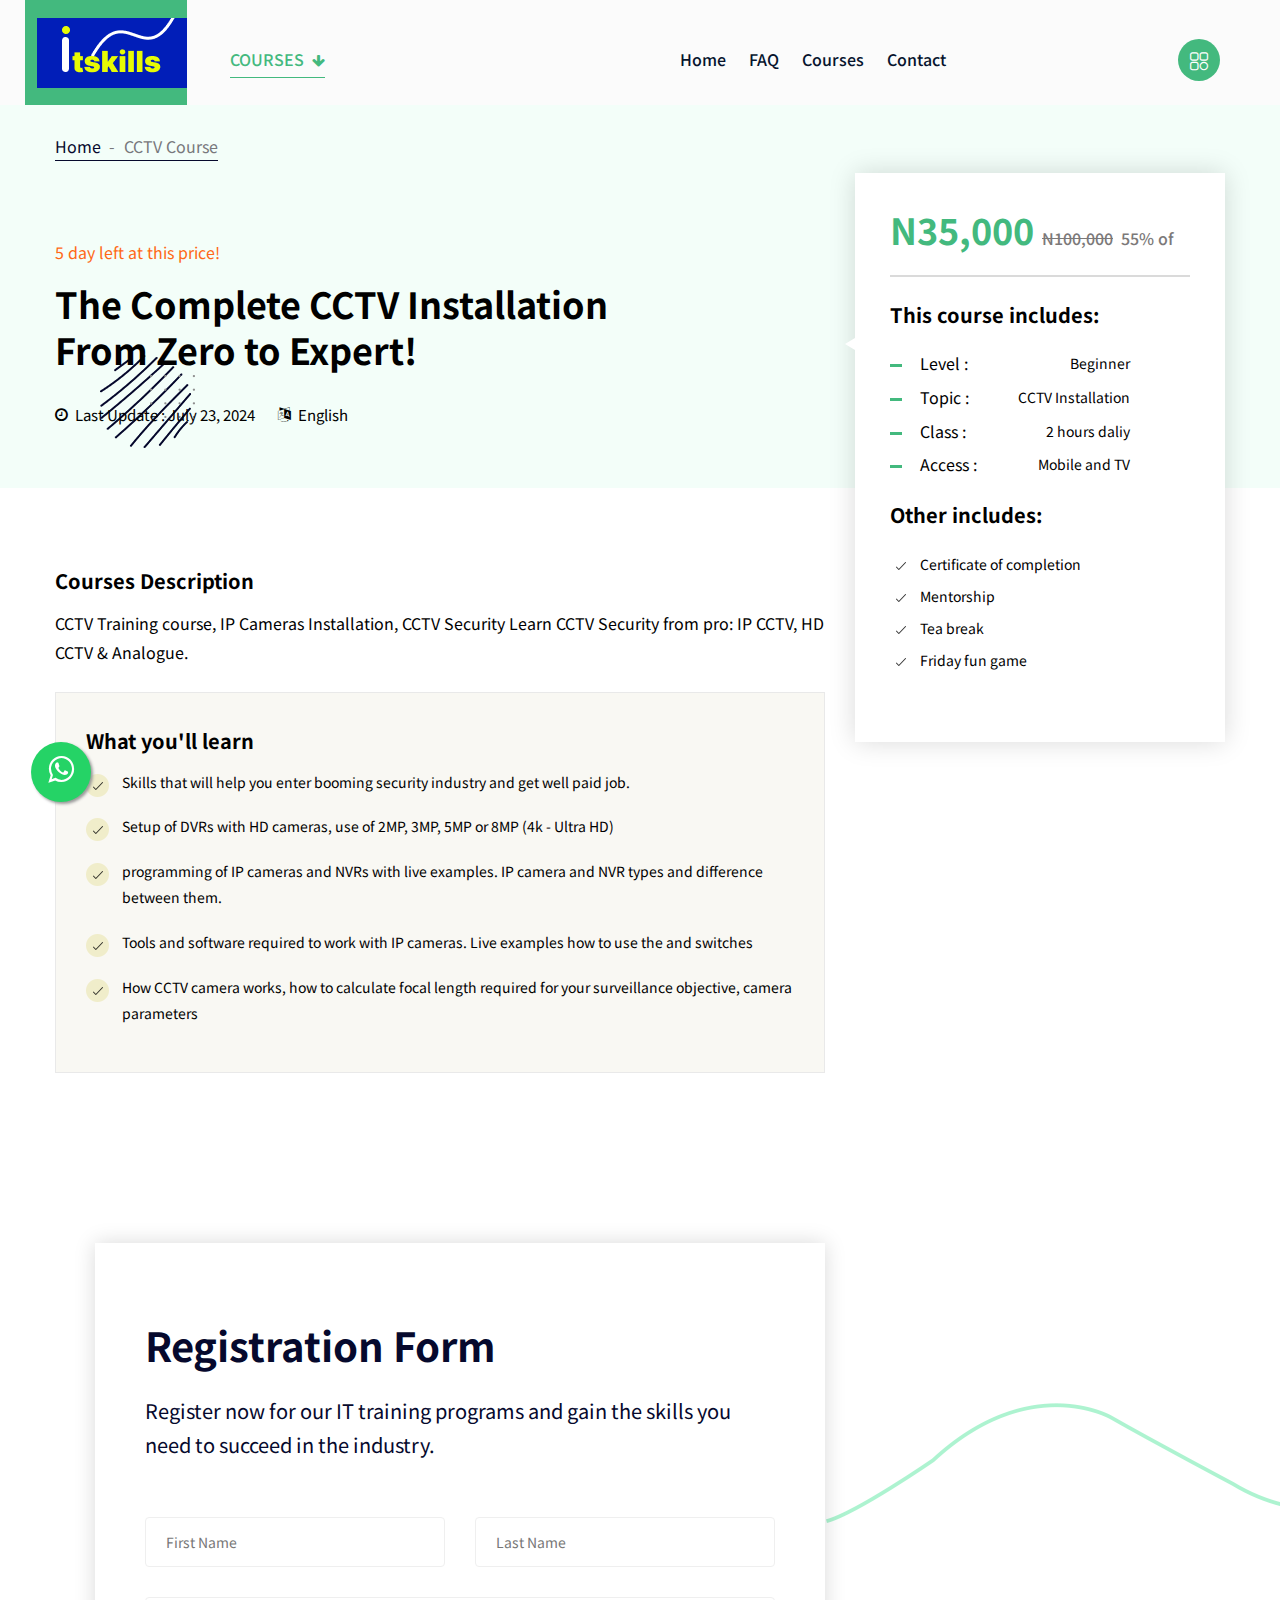
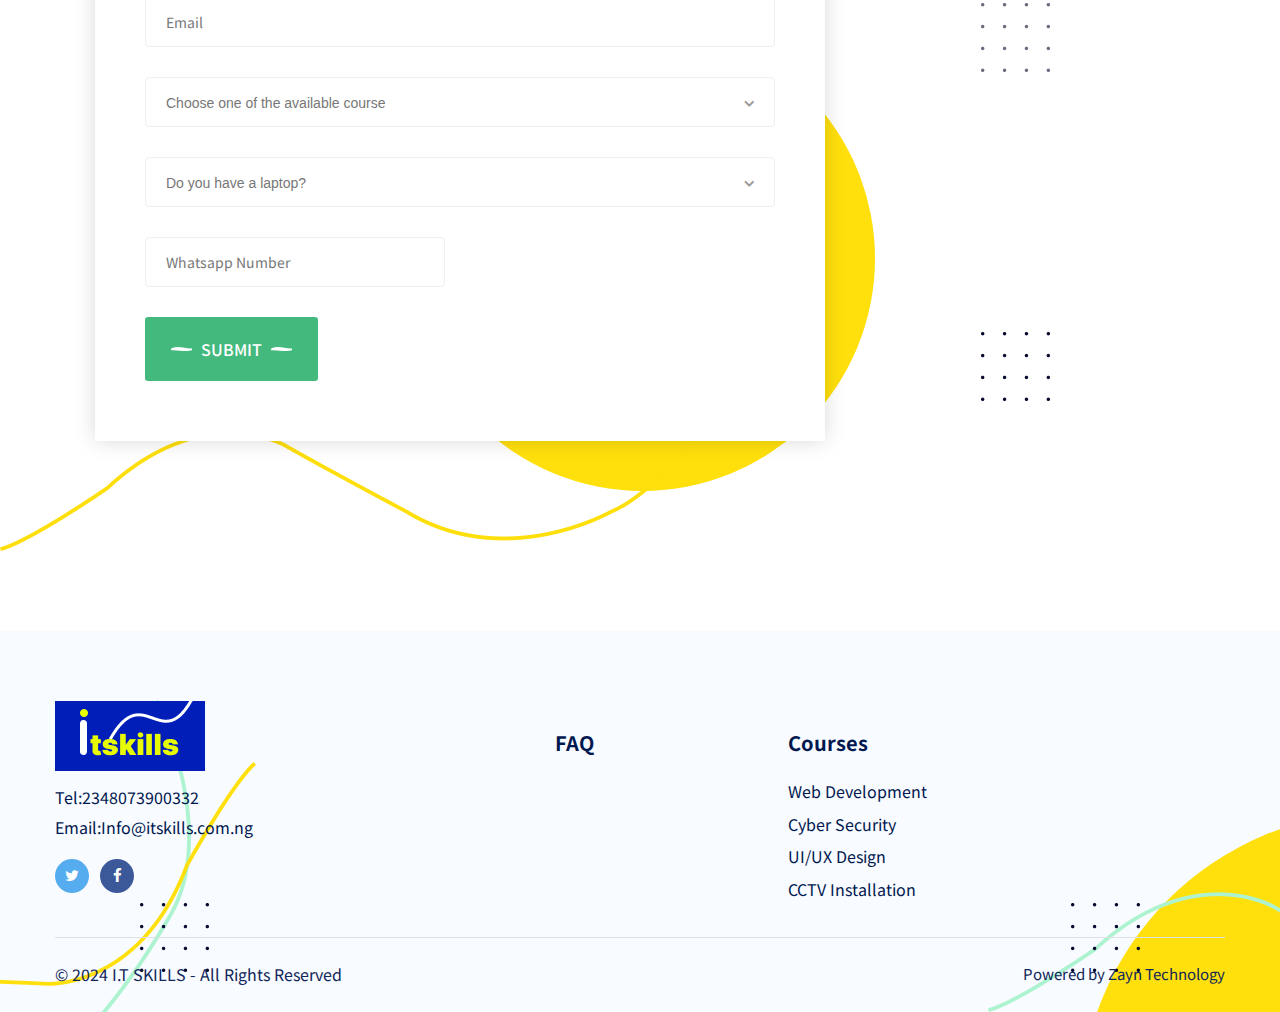
<file: course-detail -cctv.html>
<!DOCTYPE html>
<html>

<!-- Mirrored from themazine.com/html/Lebari_new/lebari/lebari/course-detail.html by HTTrack Website Copier/3.x [XR&CO'2014], Tue, 02 Jul 2024 22:36:53 GMT -->
<head>
<meta charset="utf-8">
<title>CCTV | Zayn IT Centre</title>
<!-- Stylesheets -->
<link href="css/bootstrap.css" rel="stylesheet">
<link href="css/style.css" rel="stylesheet">
<link href="css/responsive.css" rel="stylesheet">

<link href="https://fonts.googleapis.com/css2?family=Noto+Sans+TC:wght@100;300;400;500;700;900&amp;display=swap" rel="stylesheet">

<link rel="shortcut icon" href="images/logo5.png" type="image/x-icon">
<link rel="icon" href="images/logo5.png" type="image/x-icon">

<!-- Responsive -->
<meta http-equiv="X-UA-Compatible" content="IE=edge">
<meta name="viewport" content="width=device-width, initial-scale=1.0, maximum-scale=1.0, user-scalable=0">

<!--[if lt IE 9]><script src="https://cdnjs.cloudflare.com/ajax/libs/html5shiv/3.7.3/html5shiv.js"></script><![endif]-->
<!--[if lt IE 9]><script src="js/respond.js"></script><![endif]-->
</head>

<body class="hidden-bar-wrapper">
	<!--Start of Tawk.to Script-->
<script type="text/javascript">
	var Tawk_API=Tawk_API||{}, Tawk_LoadStart=new Date();
	(function(){
	var s1=document.createElement("script"),s0=document.getElementsByTagName("script")[0];
	s1.async=true;
	s1.src='https://embed.tawk.to/66b1ef621601a2195ba14d00/1i4jgu6h3';
	s1.charset='UTF-8';
	s1.setAttribute('crossorigin','*');
	s0.parentNode.insertBefore(s1,s0);
	})();
	</script>
	<!--End of Tawk.to Script-->

<div class="page-wrapper">
 	
    <!-- Preloader -->
    <!-- <div class="preloader"></div> -->
 	
 	<!-- Main Header / Header Style Two -->
	 <header class="main-header header-style-two">
    	
		<!--Header-Upper-->
        <div class="header-upper">
        	<div class="outer-container clearfix">
            	
				<div class="pull-left logo-box">
					<div class="logo"><a href="index.html"><img src="images/logo5.png" alt="" title=""></a></div>
				</div>
				
				<div class="nav-outer clearfix">
					<!--Mobile Navigation Toggler-->
					<div class="mobile-nav-toggler"><span class="icon flaticon-menu"></span></div>
					<!-- Main Menu -->
					<nav class="main-menu navbar-expand-md">
						<div class="navbar-header">
							<!-- Toggle Button -->    	
							<button class="navbar-toggler" type="button" data-toggle="collapse" data-target="#navbarSupportedContent" aria-controls="navbarSupportedContent" aria-expanded="false" aria-label="Toggle navigation">
								<span class="icon-bar"></span>
								<span class="icon-bar"></span>
								<span class="icon-bar"></span>
							</button>
						</div>
						
						<div class="navbar-collapse collapse clearfix" id="navbarSupportedContent">
							<ul class="navigation clearfix">
								<li class="dropdown has-mega-menu"><a href="#"><span>Courses <i class="fa fa-arrow-down"></i></span></a>
									<div class="mega-menu">
										<!-- Upper Box -->
										<div class="upper-box">
											<div class="page-links-box">
												<!-- <a href="course.html" class="link"><span class="icon flaticon-bullhorn"></span>UI/UX Design</a> -->
												<a href="course-2.html" class="link"><span class="icon flaticon-cyclist"></span>UI/UX</a>
												<!-- <a href="course-3.html" class="link"><span class="icon flaticon-bar-chart"></span>Business</a> -->
												<a href="course-4.html" class="link"><span class="icon flaticon-software"></span>Web Development</a>
												<a href="course-3.html" class="link"><span class="icon flaticon-atom"></span>Cyber Security</a>
												<a href="course.html" class="link"><span class="icon flaticon-webpage"></span>CCTV Installation</a>
												<!-- <a href="course-2.html" class="link"><span class="icon flaticon-language"></span>Language</a> -->
												<!-- <a href="course-3.html" class="link"><span class="icon flaticon-team"></span>Human Resources</a> -->
												<!-- <a href="course-4.html" class="link"><span class="icon flaticon-healthcare"></span>Health Care</a> -->
											</div>
										</div>
										<!-- Lower Box -->
										<div class="lower-box">
											<h3>Become an Instructor</h3>
											<div class="text">Seeking a highly skilled instructor to teach, Web development, UI/UX, <br>Cyber Security and CCTV Installation If you have expertise<br> in tyhis area and a passion for teaching, we'd love to hear from you.<br> Please email ITSKILLS at Info@itskills.com.ng with your qualifications and experience. Let's inspire learning together!</div>
											<div class="btn-box">
												<a href="contact.html" class="theme-btn btn-style-five">Start teaching today</a>
											</div>
											<div class="side-icon">
												<img src="images/resource/mega-menu-icon.png" alt="" />
											</div>
										</div>
									</div>
								</li>
								<li class=""><a href="index.html">Home</a>
									<!-- <ul>
										<li><a href="index.html">online course 1</a></li>
										<li><a href="index-2.html">online course 2</a></li>
										<li><a href="index-3.html">Coaching</a></li>
										<li><a href="index-4.html">Kindergarten</a></li>
										<li><a href="index-5.html">University <span class="new-page">New</span></a></li>
										<li class="dropdown"><a href="#">Header styles</a>
											<ul>
												<li><a href="index.html">Header Style 01</a></li>
												<li><a href="index-2.html">Header Style 02</a></li>
												<li><a href="index-3.html">Header Style 03</a></li>
												<li><a href="index-4.html">Header Style 04</a></li>
												<li><a href="index-5.html">Header Style 05 <span class="new-page">New</span></a></li>
											</ul>
										</li>
									</ul> -->
								</li>
								<li class=""><a href="faq.html">FAQ</a>
									<ul>
										<!-- <li><a href="about.html">About Us</a></li>
										<li><a href="faq.html">Faq</a></li> -->
										<!-- <li><a href="teacher.html">Teacher</a></li>
										<li><a href="profile.html">User Profile</a></li>
										<li><a href="membership.html">Membership</a></li>
										<li class="dropdown"><a href="#">Events</a>
											<ul>
												<li><a href="event.html">Events</a></li>
												<li><a href="event-detail.html">Events Detail</a></li>
											</ul>
										</li> -->
									</ul>
								</li>
								<li class=""><a href="course.html">Courses</a>
									<!-- <ul>
										<li><a href="course.html">Courses</a></li>
										<li><a href="course-2.html">Courses 02</a></li>
										<li><a href="course-3.html">Courses 03</a></li>
										<li><a href="course-4.html">Courses 04</a></li>
										<li><a href="course-detail.html">Courses Detail</a></li>
									</ul> -->
								</li>
								<!-- <li class="dropdown"><a href="#">Blog</a>
									<ul>
										<li><a href="blog.html">Our Blog</a></li>
										<li><a href="blog-list.html">Blog List</a></li>
										<li><a href="blog-detail.html">Blog Detail</a></li>
										<li><a href="not-found.html">Not Found</a></li>
									</ul>
								</li> -->
								<li><a href="contact.html">Contact</a></li>
								<!-- <li><a href="donation.html">Donation</a></li> -->
							</ul>
						</div>
					</nav>
					
					<!-- Main Menu End-->
					<div class="outer-box clearfix">
						
						<!-- Search -->
						<!-- <div class="search-box">
							<form method="post" action="https://themazine.com/html/Lebari_new/lebari/lebari/contact.html">
								<div class="form-group">
									<input type="search" name="search-field" value="" placeholder="Online course" required>
									<button type="submit"><span class="icon fa fa-search"></span></button>
								</div>
							</form>
						</div> -->
						
						<!-- Cart Box -->
						<!-- <div class="cart-box">
							<div class="dropdown">
								<button class="cart-box-btn dropdown-toggle" type="button" id="dropdownMenu1" data-toggle="dropdown" aria-haspopup="true" aria-expanded="false"><span class="flaticon-shopping-bag-1"></span><span class="total-cart">2</span></button>
								<div class="dropdown-menu pull-right cart-panel" aria-labelledby="dropdownMenu1">

									<div class="cart-product">
										<div class="inner">
											<div class="cross-icon"><span class="icon fa fa-remove"></span></div>
											<div class="image"><img src="images/resource/post-thumb-1.jpg" alt="" /></div>
											<h3><a href="shop-single.html">Product 01</a></h3>
											<div class="quantity-text">Quantity 1</div>
											<div class="price">$99.00</div>
										</div>
									</div>
									<div class="cart-product">
										<div class="inner">
											<div class="cross-icon"><span class="icon fa fa-remove"></span></div>
											<div class="image"><img src="images/resource/post-thumb-2.jpg" alt="" /></div>
											<h3><a href="shop-single.html">Product 02</a></h3>
											<div class="quantity-text">Quantity 1</div>
											<div class="price">$99.00</div>
										</div>
									</div>
									<div class="cart-total">Sub Total: <span>$198</span></div>
									<ul class="btns-boxed">
										<li><a href="shoping-cart.html">View Cart</a></li>
										<li><a href="checkout.html">CheckOut</a></li>
									</ul>

								</div>
							</div>
						</div> -->
						
						<!-- Nav Btn -->
						<div class="nav-btn navSidebar-button"><span class="icon flaticon-menu-4"></span></div>
							
					</div>
				</div>
				
            </div>
        </div>
        <!--End Header Upper-->
        
		<!-- Sticky Header  -->
        <div class="sticky-header">
            <div class="auto-container clearfix">
                <!--Logo-->
                <div class="logo pull-left">
                    <a href="index.html" title=""><img src="images/logo5.png" alt="" title=""></a>
                </div>
                <!--Right Col-->
                <div class="pull-right">
                    <!-- Main Menu -->
                    <nav class="main-menu">
                        <!--Keep This Empty / Menu will come through Javascript-->
                    </nav>
					<!-- Main Menu End-->
					
					<!-- Main Menu End-->
					<div class="outer-box clearfix">
						
					</div>
					
                </div>
            </div>
        </div>
		<!-- End Sticky Menu -->
    
		<!-- Mobile Menu  -->
        <div class="mobile-menu">
            <div class="menu-backdrop"></div>
            <div class="close-btn"><span class="icon flaticon-multiply"></span></div>
            
            <nav class="menu-box">
                <div class="nav-logo"><a href="index.html"><img src="images/logo5.png" alt="" title=""></a></div>
                <div class="menu-outer"><!--Here Menu Will Come Automatically Via Javascript / Same Menu as in Header--></div>
            </nav>
        </div><!-- End Mobile Menu -->
	
    </header>

    <!-- End Main Header -->
	
	<!-- Sidebar Cart Item -->
	<div class="xs-sidebar-group info-group">
		<div class="xs-overlay xs-bg-black"></div>
		<div class="xs-sidebar-widget">
			<div class="sidebar-widget-container">
				<div class="widget-heading">
					<a href="#" class="close-side-widget">
						X
					</a>
				</div>
				<div class="sidebar-textwidget">
					
					<!-- Sidebar Info Content -->
					<div class="sidebar-info-contents">
						<div class="content-inner">
							<div class="logo">
								<a href="index.html"><img src="images/logo5.png" alt="" /></a>
							</div>
							<div class="content-box">
								<h2>About Us</h2>
								<p class="text">Our approach combines the latest research with interactive, real-world training, empowering individuals with the knowledge, skills and expertise necessary to drive meaningful transformation and achieve lasting impact.<br><br>ITSKILLS is a subsidiary of Zayn Technology</p>
								<a href="contact.html" class="theme-btn btn-style-two"><span class="txt">Consultation</span></a>
							</div>
							<div class="contact-info">
								<h2>Contact Info</h2>
								<ul class="list-style-two">
									<li><span class="icon fa fa-location-arrow"></span>Harmony Estate Ajah, Lekki Lagos State Nigeria</li>
									<li><span class="icon fa fa-location-arrow"></span>NO 3 Church Road Opposite ECWA Church Gaa-Akanbi Ilorin Kwara State Nigeria</li>
									<li><span class="icon fa fa-phone"></span>(234) 8073900332</li>
									<li><span class="icon fa fa-envelope"></span>Info@itskills.com.ng</li>
									<li><span class="icon fa fa-clock-o"></span>Week Days: 09.00 to 18.00 Friday: Closed</li>
								</ul>
							</div>
							<!-- Social Box -->
							<ul class="social-box">
								<li class="facebook"><a href="#" class="fa fa-facebook-f"></a></li>
								<li class="twitter"><a href="#" class="fa fa-twitter"></a></li>
								<li class="linkedin"><a href="#" class="fa fa-linkedin"></a></li>
								<li class="instagram"><a href="#" class="fa fa-instagram"></a></li>
								<!-- <li class="youtube"><a href="#" class="fa fa-youtube"></a></li> -->
							</ul>
						</div>
					</div>
					
				</div>
			</div>
		</div>
	</div>
	<!-- END sidebar widget item -->
	
	<!-- Cource Detail Banner Section -->
    <section class="cource-detail-banner-section">
		<div class="pattern-layer-one" style="background-image: url(images/icons/icon-5.png)"></div>
		<div class="pattern-layer-two" style="background-image: url(images/icons/icon-6.png)"></div>
		<div class="pattern-layer-three" style="background-image: url(images/icons/icon-4.png)"></div>
		<div class="pattern-layer-four" style="background-image: url(images/icons/icon-8.png)"></div>
		<div class="auto-container">
			<!-- Page Breadcrumb -->
			<ul class="page-breadcrumb">
				<li><a href="index.html">Home</a></li>
				<li>CCTV Course</li>
			</ul>
			<div class="content-box">
				<div class="title">5 day left at this price!</div>
				<h2>The Complete CCTV Installation <br> From Zero to Expert!</h2>
				<ul class="course-info">
					<li><span class="icon fa fa-clock-o"></span>Last Update : July 23, 2024</li>
					<li><span class="icon fa fa-language"></span>English</li>
					<!-- <li><span class="icon fa fa-user"></span>749 students</li> -->
				</ul>
				<!-- <div class="development">Development courses</div>
				<div class="rating">
					<span class="fa fa-star"></span>
					<span class="fa fa-star"></span>
					<span class="fa fa-star"></span>
					<span class="fa fa-star"></span>
					<span class="fa fa-star-o"></span>
					<strong>4.9</strong>
					<i>(70 Review)</i>
				</div>
				<div class="hovers">11.5 total hours . All Levels  </div> -->
				
				<!-- Social Box -->
				<!-- <ul class="social-box">
					<span class="fa fa-share-alt"></span>
					<li class="twitter"><a target="_blank" href="http://twitter.com/" class="fa fa-twitter"></a></li>
					<li class="pinterest"><a target="_blank" href="http://pinterest.com/" class="fa fa-pinterest-p"></a></li>
					<li class="facebook"><a target="_blank" href="http://facebook.com/" class="fa fa-facebook-f"></a></li>
					<li class="dribbble"><a target="_blank" href="http://dribbble.com/" class="fa fa-dribbble"></a></li>
				</ul> -->
				
			</div>
		</div>
	</section>
	<!-- End Cource Detail Banner Section -->
	
	<!-- Course Detail Section -->
	<section class="course-detail-section">
		<div class="auto-container">
			<div class="row clearfix">
				
				<!-- Content Column -->
				<div class="content-column col-lg-8 col-md-12 col-sm-12">
					<div class="inner-column">
						<h5>Courses Description</h5>
						<p>CCTV Training course, IP Cameras Installation, CCTV Security Learn CCTV Security from pro: IP CCTV, HD CCTV & Analogue.</p>
						<div class="learn-box">
							<h5>What you'll learn</h5>
							<ul class="learn-list">
								<li>Skills that will help you enter booming security industry and get well paid job.</li>
								<li>Setup of DVRs with HD cameras, use of 2MP, 3MP, 5MP or 8MP (4k - Ultra HD)</li>
								<li>programming of IP cameras and NVRs with live examples. IP camera and NVR types and difference between them.</li>
								<li>Tools and software required to work with IP cameras. Live examples how to use the and switches</li>
								<li>How CCTV camera works, how to calculate focal length required for your surveillance objective, camera parameters</li>
								<!-- <li>Modern tools for 2020 and beyond: NPM, Parcel, Babel and ES6 modules</li> -->
								<!-- <li>Modern ES6+ from the beginning: arrow functions, destructuring, spread operator, optional chaining (ES2020), etc.</li> -->
								
							</ul>
						</div>
						<!-- <h5>Requirements</h5>
						<ul class="learn-list-two">
							<li>Access to working Laptop </li>
							<li>Basic computer skills and knowledge</li>
							<li>Basic programming knowledge (optional)</li>
							
						</ul> -->
						<!-- <h5>Course content</h5> -->
						<!-- <div class="total-lectures">20 sections • 101 lectures • 30h 48m total length</div> -->
						
						<!-- Accordion Box Two -->
						
						<!-- End Accordion Box -->
					
						<!-- Read More -->
						
						
						<!-- Author Box -->
						<!-- <div class="author-box">
							<div class="box-inner">
								<div class="image">
									<img src="images/resource/author-4.jpg" alt="" />
								</div>
								<h6>Jonas jashiom <a href="profile.html" class="icon fa fa-plus"></a></h6>
								<div class="designation">java Developer, Designer, and Teacher</div>
								<ul class="list">
									<li><span class="icon fa fa-play-circle-o"></span>44 Course</li>
									<li><span class="icon fa fa-star-o"></span>4.6 Instructor Rating</li>
									<li><span class="icon fa fa-user"></span>6,073 Students</li>
								</ul>
								<div class="text">Hi, I'm Riad! I have been identified as one of LebariTop Instructors and all my premium courses have recently earned the best-selling status for outstanding performance and student satisfaction.</div>
							</div>
						</div> -->
						
						<!-- Comment Area -->
						
						<!-- End Comment Area -->
						
						
						
					</div>
				</div>
				
				<!-- Info Column -->
				<div class="info-column col-lg-4 col-md-12 col-sm-12">
					<div class="inner-column">
						<div class="price">N35,000 <i>N100,000</i> <span>55% of</span></div>
						<h5>This course includes:</h5>
						<br>
						<!-- <div class="text">There are many variations of passages of Lorem Ipsum available, but the majority have suffered </div> -->
						<ul class="level-list">
							<li>Level :<span>Beginner</span></li>
							<li>Topic :<span>CCTV Installation</span></li>
							<li>Class :<span>2 hours daliy</span></li>
							<li>Access :<span>Mobile and TV</span></li>
						</ul>
						<h5>Other includes:</h5>
						<ul class="level-list-two">
							<li>Certificate of completion</li>
							<li>Mentorship</li>
							<!-- <li>Intership</li> -->
							<li>Tea break</li>
							<li>Friday fun game</li>
						</ul>
						
						<!-- Coupon Form -->
						<div class="coupon-form">
							<!-- <h6>Watch Video <span class="fa fa-caret-right"></span></h6>
							<form method="post" action="https://themazine.com/html/Lebari_new/lebari/lebari/contact.html">
								<div class="form-group">
									<input type="email" name="email" value="" placeholder="Enter Coupon" required>
									<button type="submit" class="submit-btn">Enter</button>
								</div>
							</form> -->
						</div>
						<div class="btns-box">
							<!-- <a href="#" class="theme-btn enrol-btn">Register below</a> -->
							<!-- <a href="#" class="theme-btn wishlist-btn">Add to wishlist</a> -->
						</div>
					</div>
				</div>
				
			</div>
		</div>
	</section>
	<section class="contact-section">
		<div class="pattern-layer" style="background-image:url(images/background/pattern-19.png)"></div>
		<div class="pattern-layer-two" style="background-image:url(images/background/pattern-20.png)"></div>
		<div class="icon-layer-two" style="background-image:url(images/icons/icon-2.png)"></div>
		<div class="icon-layer-three" style="background-image:url(images/icons/icon-2.png)"></div>
		<div class="auto-container">
			<div class="row clearfix">
				
				<!-- Info Column -->
				<!-- <div class="info-column col-lg-4 col-md-12 col-sm-12">
					<div class="inner-column">
						<div class="icon-layer" style="background-image:url(images/icons/icon-2.png)"></div>
						<div class="image">
							<img src="images/resource/contact.html" alt="" />
						</div>
						<h5>Contact us</h5>
						<p> Get in touch with us:</p>
						<ul class="contact-list">
							<li>
								<strong>Phone:</strong>
								<a href="tel:+2348073900332">+2348073900332</a>
							</li>
							<li>
								<strong>Email:</strong>
								<a href="mailo:	Info@itskills.com.ng">Info@itskills.com.ng</a>
							</li>
						</ul>
					</div>
				</div> -->
				
				<!-- Form Column -->
				<div class="form-column col-lg-8 col-md-12 col-sm-12">
					<div class="inner-column">
						<div class="color-layer"></div>
						<!-- Sec Title -->
						<div class="sec-title">
							<h2> Registration Form</h2>
							<div class="text">Register now for our IT training programs and gain the skills you need to succeed in the industry.</div>
						</div>
						
						<!-- Default Form -->
						<div class="default-form">
							<form method="post" action="https://formspree.io/f/movavjgv">
								<div class="row clearfix">
								
									<!-- Form Group -->
									<div class="form-group col-lg-6 col-md-6 col-sm-12">
										<input type="text" name="username" value="" placeholder="First Name" required>
									</div>
									
									<!-- Form Group -->
									<div class="form-group col-lg-6 col-md-6 col-sm-12">
										<input type="text" name="lastname" value="" placeholder="Last Name" required>
									</div>
									
									<!-- Form Group -->
									<div class="form-group col-lg-12 col-md-12 col-sm-12">
										<input type="email" name="email" value="" placeholder="Email" required>
									</div>
									
									<!-- Form Group -->
									<div class="form-group col-lg-12 col-md-12 col-sm-12">
										<select name="country" class="custom-select-box">
											<option>Choose one of the available course</option>
											<option>Web Development</option>
											<option>Cyber Security</option>
											<option>UI/UX Design</option>
											<option>CCTV Installation</option>
										</select>
									</div>
									<!-- Form Group -->
									<div class="form-group col-lg-12 col-md-12 col-sm-12">
										<select name="laptop" class="custom-select-box">
											<option>Do you have a laptop?</option>
											<option>YES</option>
											<option>NO</option>
											<!-- <option>UI/UX Design</option>
											<option>CCTV Installation</option> -->
										</select>
									</div>

									<!-- <div class="form-group col-lg-12 col-md-12 col-sm-12">
										<select name="Size" class="custom-select-box">
											<option>T-Shirt Size?</option>
											<option>S</option>
											<option>M</option>
											<option>L</option>
											<option>XXL</option>
											<option>XXXL</option>
										</select>
									</div> -->
									
									<!-- Form Group -->
									<div class="form-group col-lg-6 col-md-6 col-sm-12">
										<input type="text" name="Whatsapp" value="" placeholder="Whatsapp Number" required>
									</div>
									
									<!-- Form Group -->
									<!-- <div class="form-group col-lg-6 col-md-6 col-sm-12">
										<input type="text" name="time" value="" placeholder="Time" required>
									</div> -->
									
									<!-- Form Group -->
									<!-- <div class="form-group col-lg-12 col-md-12 col-sm-12">
										<textarea placeholder="Drop your comment here"></textarea>
									</div> -->
									
									<div class="form-group col-lg-12 col-md-12 col-sm-12">
										<button type="submit" class="theme-btn btn-style-one"><span class="txt">Submit</span></button>
									</div>
                                </div>
                            </form>
                        </div>
						
					</div>
				</div>
				
			</div>
		</div>
	</section>
	<!-- End Course Detail Section -->
	
	<!-- Main Footer -->
    <footer class="main-footer">
		<div class="circle-layer"></div>
		<div class="pattern-layer-one" style="background-image: url(images/background/pattern-12.png)"></div>
		<div class="pattern-layer-two" style="background-image: url(images/background/pattern-13.png)"></div>
		<div class="pattern-layer-three" style="background-image: url(images/background/pattern-14.png)"></div>
		<div class="pattern-layer-four" style="background-image: url(images/background/pattern-13.png)"></div>
    	<div class="auto-container">
        	<!--Widgets Section-->
            <div class="widgets-section">
            	<div class="row clearfix">
                	
					<!-- Footer Column -->
					<div class="footer-column col-lg-5 col-md-12 col-sm-12">
						<div class="footer-widget logo-widget">
							<div class="logo">
								<a href="index.html"><img src="images/logo5.png" alt="" /></a>
							</div>
							<ul class="info-list">
								<li>Tel:<a href="tel:+2348073900332">2348073900332</a></li>
								<li>Email:<a href="mailto:Info@itskills.com.ng">Info@itskills.com.ng</a></li>
							</ul>
							<!-- Social Box -->
							<ul class="social-box">
								<li class="twitter"><a target="_blank" href="http://twitter.com/" class="fa fa-twitter"></a></li>
								<!-- <li class="pinterest"><a target="_blank" href="http://pinterest.com/" class="fa fa-pinterest-p"></a></li> -->
								<li class="facebook"><a target="_blank" href="http://facebook.com/" class="fa fa-facebook-f"></a></li>
								<!-- <li class="dribbble"><a target="_blank" href="http://dribbble.com/" class="fa fa-dribbble"></a></li> -->
							</ul>
							<!-- <div class="text">Get started now and take advantage of <br> our 30 day free trial today.</div> -->
						</div>
					</div>
					
					<!-- Footer Column -->
					<div class="footer-column col-lg-7 col-md-12 col-sm-12">
						<div class="row clearfix">
							
							<!-- Column -->
							<div class="column col-lg-4 col-md-4 col-sm-12">
								<h5>FAQ</h5>
								<ul class="list">
									<!-- <li><a href="#">About</a></li>
									<li><a href="#">FAQ</a></li> -->
									<!-- <li><a href="#">Impact</a></li>
									<li><a href="#">Our team</a></li>
									<li><a href="#">Our interns</a></li> -->
								</ul>
							</div>
							<!-- Column -->
							<div class="column col-lg-4 col-md-4 col-sm-12">
								<h5>Courses</h5>
								<ul class="list">
									<li><a href="course-detail -web development.html">Web Development</a></li>
									<li><a href="course-detail -cybersecurity.html">Cyber Security</a></li>
									<li><a href="course-detail -uiux.html">UI/UX Design</a></li>
									<li><a href="course-detail -cctv.html">CCTV Installation</a></li>
									<!-- <li><a href="#">Academy</a></li> -->
								</ul>
							</div>
							<!-- Column -->
							<!-- <div class="column col-lg-4 col-md-4 col-sm-12">
								<h5>Courses</h5>
								<ul class="list">
									<li><a href="#">Khan Kids app</a></li>
									<li><a href="#">Science & engineering</a></li>
									<li><a href="#">Computing</a></li>
									<li><a href="#">Arts & humanities</a></li>
									<li><a href="#">Economics & finance</a></li>
								</ul>
							</div> -->
							
						</div>
					</div>
					
				</div>
			</div>
			
			<!-- Lower Box -->
            <!-- <div class="lower-box">
            	<div class="row clearfix">
					<div class="col-lg-6 col-lg-6 col-sm-12">
					
						<div class="subscribe-form">
							<h6>Newsletter</h6>
							<form method="post" action="https://themazine.com/html/Lebari_new/lebari/lebari/contact.html">
								<div class="form-group">
									<input type="email" name="email" value="" placeholder="Your email" required>
									<button type="submit" class="submit-btn"><span class="icon flaticon-right-arrow-2"></span></button>
								</div>
							</form>
						</div>
					</div>
					<div class="col-lg-6 col-lg-6 col-sm-12">
						<div class="text">Need to train your team? We offer flexible, cost-effective <br> group memberships for your business, school,</div>
						<a href="#" class="singup">Free Singup</a>
					</div>
				</div>
			</div> -->
			
			<!-- Footer Bottom -->
			<div class="footer-bottom">
				<div class="row clearfix">
					
					<!-- Copyright Column -->
					<div class="copyright-column col-lg-6 col-md-12 col-sm-12">
						<div class="copyright">© 2024 I.T SKILLS - All Rights Reserved</div>
					</div>
					
					<!-- Nav Column -->
					<div class="nav-column col-lg-6 col-md-12 col-sm-12">
						<ul>
							<li><a href="https://zayntechnology.com.ng">Powered by Zayn Technology</a></li>
							<!-- <li><a href="about.html">Privacy Policy</a></li> -->
						</ul>
					</div>
					
				</div>
			</div>
			
		</div>
	</footer>
	
</div>
<a
		href="https://wa.me/2348073900332"
		class="whatsapp_float" 
		target="_blank"
		rel="noopener noreferrer"
	  >
		<i class="fa fa-whatsapp whatsapp-icon"></i>
	  </a>
<!--End pagewrapper-->

<!--Scroll to top-->
<div class="scroll-to-top scroll-to-target" data-target="html"><span class="fa fa-arrow-up"></span></div>

<script src="js/jquery.js"></script>
<script src="js/popper.min.js"></script>
<script src="js/bootstrap.min.js"></script>
<script src="js/jquery.mCustomScrollbar.concat.min.js"></script>
<script src="js/jquery.fancybox.js"></script>
<script src="js/appear.js"></script>
<script src="js/parallax.min.js"></script>
<script src="js/tilt.jquery.min.js"></script>
<script src="js/jquery.paroller.min.js"></script>
<script src="js/owl.js"></script>
<script src="js/wow.js"></script>
<script src="js/nav-tool.js"></script>
<script src="js/jquery-ui.js"></script>
<script src="js/script.js"></script>

</body>

<!-- Mirrored from themazine.com/html/Lebari_new/lebari/lebari/course-detail.html by HTTrack Website Copier/3.x [XR&CO'2014], Tue, 02 Jul 2024 22:36:59 GMT -->
</html>
</file>
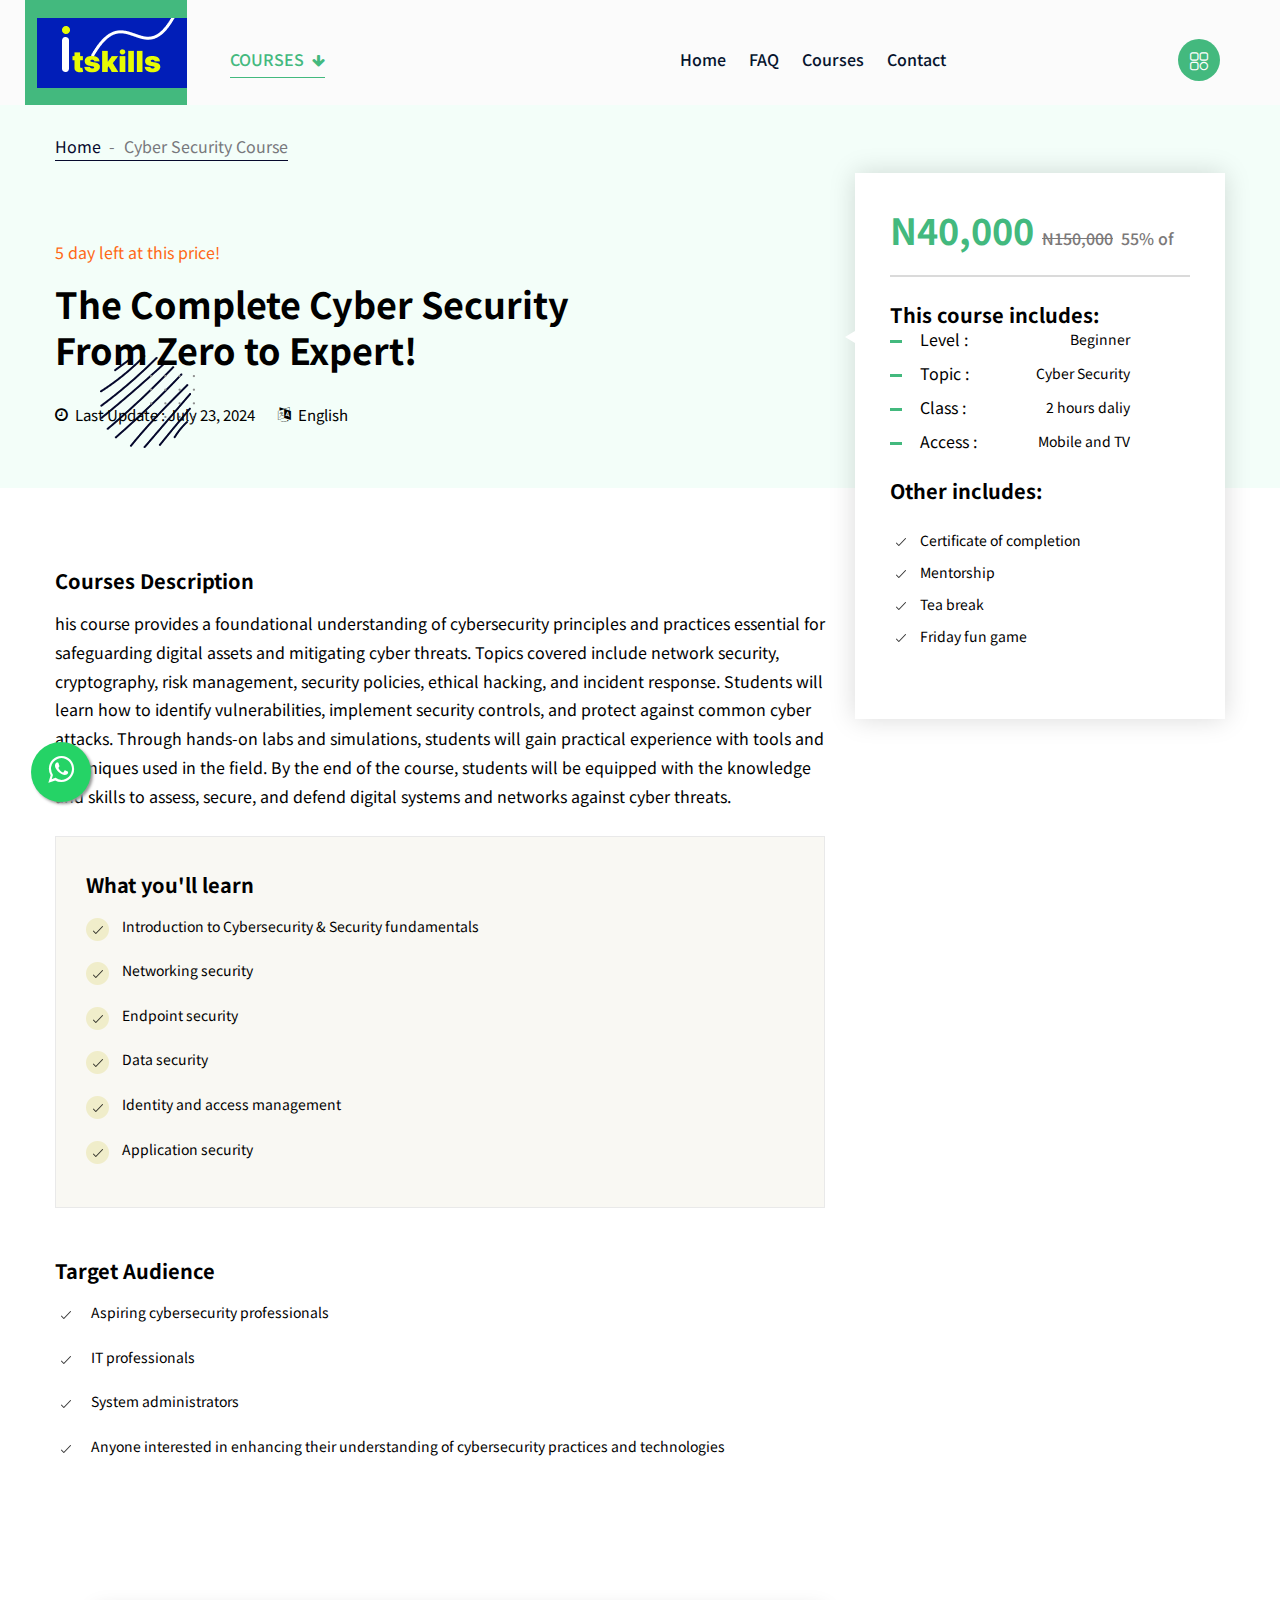
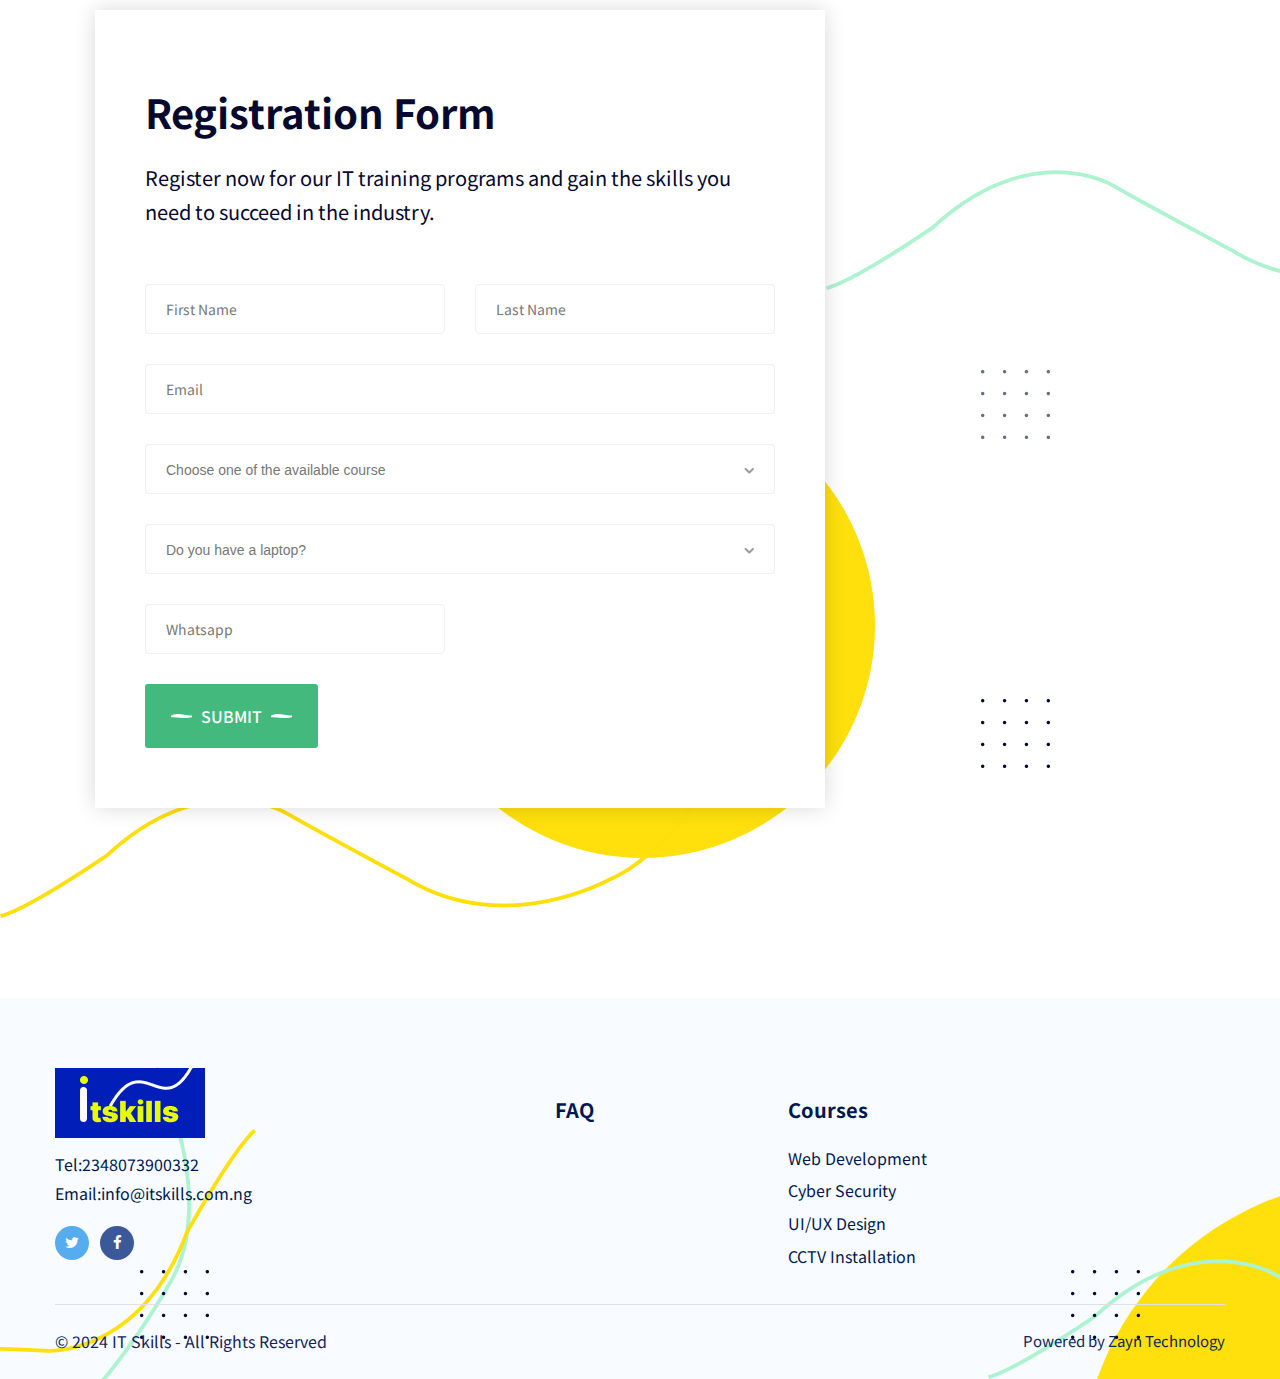
<file: course-detail -cybersecurity.html>
<!DOCTYPE html>
<html>

<!-- Mirrored from themazine.com/html/Lebari_new/lebari/lebari/course-detail.html by HTTrack Website Copier/3.x [XR&CO'2014], Tue, 02 Jul 2024 22:36:53 GMT -->
<head>
<meta charset="utf-8">
<title>Cyber Security | Course Detail</title>
<!-- Stylesheets -->
<link href="css/bootstrap.css" rel="stylesheet">
<link href="css/style.css" rel="stylesheet">
<link href="css/responsive.css" rel="stylesheet">

<link href="https://fonts.googleapis.com/css2?family=Noto+Sans+TC:wght@100;300;400;500;700;900&amp;display=swap" rel="stylesheet">

<link rel="shortcut icon" href="images/logo5.png" type="image/x-icon">
<link rel="icon" href="images/logo5.png" type="image/x-icon">

<!-- Responsive -->
<meta http-equiv="X-UA-Compatible" content="IE=edge">
<meta name="viewport" content="width=device-width, initial-scale=1.0, maximum-scale=1.0, user-scalable=0">

<!--[if lt IE 9]><script src="https://cdnjs.cloudflare.com/ajax/libs/html5shiv/3.7.3/html5shiv.js"></script><![endif]-->
<!--[if lt IE 9]><script src="js/respond.js"></script><![endif]-->
</head>

<body class="hidden-bar-wrapper">
	<!--Start of Tawk.to Script-->
<script type="text/javascript">
	var Tawk_API=Tawk_API||{}, Tawk_LoadStart=new Date();
	(function(){
	var s1=document.createElement("script"),s0=document.getElementsByTagName("script")[0];
	s1.async=true;
	s1.src='https://embed.tawk.to/66b1ef621601a2195ba14d00/1i4jgu6h3';
	s1.charset='UTF-8';
	s1.setAttribute('crossorigin','*');
	s0.parentNode.insertBefore(s1,s0);
	})();
	</script>
	<!--End of Tawk.to Script-->

<div class="page-wrapper">
 	
    <!-- Preloader -->
    <!-- <div class="preloader"></div> -->
 	
 	<!-- Main Header / Header Style Two -->
	 <header class="main-header header-style-two">
    	
		<!--Header-Upper-->
        <div class="header-upper">
        	<div class="outer-container clearfix">
            	
				<div class="pull-left logo-box">
					<div class="logo"><a href="index.html"><img src="images/logo5.png" alt="" title=""></a></div>
				</div>
				
				<div class="nav-outer clearfix">
					<!--Mobile Navigation Toggler-->
					<div class="mobile-nav-toggler"><span class="icon flaticon-menu"></span></div>
					<!-- Main Menu -->
					<nav class="main-menu navbar-expand-md">
						<div class="navbar-header">
							<!-- Toggle Button -->    	
							<button class="navbar-toggler" type="button" data-toggle="collapse" data-target="#navbarSupportedContent" aria-controls="navbarSupportedContent" aria-expanded="false" aria-label="Toggle navigation">
								<span class="icon-bar"></span>
								<span class="icon-bar"></span>
								<span class="icon-bar"></span>
							</button>
						</div>
						
						<div class="navbar-collapse collapse clearfix" id="navbarSupportedContent">
							<ul class="navigation clearfix">
								<li class="dropdown has-mega-menu"><a href="#"><span>Courses <i class="fa fa-arrow-down"></i></span></a>
									<div class="mega-menu">
										<!-- Upper Box -->
										<div class="upper-box">
											<div class="page-links-box">
												<!-- <a href="course.html" class="link"><span class="icon flaticon-bullhorn"></span>UI/UX Design</a> -->
												<a href="course-detail -uiux.html" class="link"><span class="icon flaticon-cyclist"></span>UI/UX</a>
												<!-- <a href="course-3.html" class="link"><span class="icon flaticon-bar-chart"></span>Business</a> -->
												<a href="course-detail -web development.html" class="link"><span class="icon flaticon-software"></span>Web Development</a>
												<a href="course-detail -cybersecurity.html" class="link"><span class="icon flaticon-atom"></span>Cyber Security</a>
												<a href="course-detail -cctv.html" class="link"><span class="icon flaticon-webpage"></span>CCTV Installation</a>
												<!-- <a href="course-2.html" class="link"><span class="icon flaticon-language"></span>Language</a> -->
												<!-- <a href="course-3.html" class="link"><span class="icon flaticon-team"></span>Human Resources</a> -->
												<!-- <a href="course-4.html" class="link"><span class="icon flaticon-healthcare"></span>Health Care</a> -->
											</div>
										</div>
										<!-- Lower Box -->
										<div class="lower-box">
											<h3>Become an Instructor</h3>
											<div class="text">Seeking a highly skilled instructor to teach, Web development, UI/UX, <br>Cyber Security and CCTV Installation If you have expertise<br> in tyhis area and a passion for teaching, we'd love to hear from you.<br> Please email IT SKILLS at info@itskills.com.ng with your qualifications and experience. Let's inspire learning together!</div>
											<div class="btn-box">
												<a href="contact.html" class="theme-btn btn-style-five">Start teaching today</a>
											</div>
											<div class="side-icon">
												<img src="images/resource/mega-menu-icon.png" alt="" />
											</div>
										</div>
									</div>
								</li>
								<li class="dropdown"><a href="index.html">Home</a>
									<!-- <ul>
										<li><a href="index.html">online course 1</a></li>
										<li><a href="index-2.html">online course 2</a></li>
										<li><a href="index-3.html">Coaching</a></li>
										<li><a href="index-4.html">Kindergarten</a></li>
										<li><a href="index-5.html">University <span class="new-page">New</span></a></li>
										<li class="dropdown"><a href="#">Header styles</a>
											<ul>
												<li><a href="index.html">Header Style 01</a></li>
												<li><a href="index-2.html">Header Style 02</a></li>
												<li><a href="index-3.html">Header Style 03</a></li>
												<li><a href="index-4.html">Header Style 04</a></li>
												<li><a href="index-5.html">Header Style 05 <span class="new-page">New</span></a></li>
											</ul>
										</li>
									</ul> -->
								</li>
								<li class=""><a href="faq.html">FAQ</a>
									<ul>
										<!-- <li><a href="about.html">About Us</a></li>
										<li><a href="faq.html">Faq</a></li> -->
										<!-- <li><a href="teacher.html">Teacher</a></li>
										<li><a href="profile.html">User Profile</a></li>
										<li><a href="membership.html">Membership</a></li>
										<li class="dropdown"><a href="#">Events</a>
											<ul>
												<li><a href="event.html">Events</a></li>
												<li><a href="event-detail.html">Events Detail</a></li>
											</ul>
										</li> -->
									</ul>
								</li>
								<li class=""><a href="course.html">Courses</a>
									<!-- <ul>
										<li><a href="course.html">Courses</a></li>
										<li><a href="course-2.html">Courses 02</a></li>
										<li><a href="course-3.html">Courses 03</a></li>
										<li><a href="course-4.html">Courses 04</a></li>
										<li><a href="course-detail.html">Courses Detail</a></li>
									</ul> -->
								</li>
								<!-- <li class="dropdown"><a href="#">Blog</a>
									<ul>
										<li><a href="blog.html">Our Blog</a></li>
										<li><a href="blog-list.html">Blog List</a></li>
										<li><a href="blog-detail.html">Blog Detail</a></li>
										<li><a href="not-found.html">Not Found</a></li>
									</ul>
								</li> -->
								<li><a href="contact.html">Contact</a></li>
								<!-- <li><a href="donation.html">Donation</a></li> -->
							</ul>
						</div>
					</nav>
					
					<!-- Main Menu End-->
					<div class="outer-box clearfix">
						
						<!-- Search -->
						<!-- <div class="search-box">
							<form method="post" action="https://themazine.com/html/Lebari_new/lebari/lebari/contact.html">
								<div class="form-group">
									<input type="search" name="search-field" value="" placeholder="Online course" required>
									<button type="submit"><span class="icon fa fa-search"></span></button>
								</div>
							</form>
						</div> -->
						
						<!-- Cart Box -->
						<!-- <div class="cart-box">
							<div class="dropdown">
								<button class="cart-box-btn dropdown-toggle" type="button" id="dropdownMenu1" data-toggle="dropdown" aria-haspopup="true" aria-expanded="false"><span class="flaticon-shopping-bag-1"></span><span class="total-cart">2</span></button>
								<div class="dropdown-menu pull-right cart-panel" aria-labelledby="dropdownMenu1">

									<div class="cart-product">
										<div class="inner">
											<div class="cross-icon"><span class="icon fa fa-remove"></span></div>
											<div class="image"><img src="images/resource/post-thumb-1.jpg" alt="" /></div>
											<h3><a href="shop-single.html">Product 01</a></h3>
											<div class="quantity-text">Quantity 1</div>
											<div class="price">$99.00</div>
										</div>
									</div>
									<div class="cart-product">
										<div class="inner">
											<div class="cross-icon"><span class="icon fa fa-remove"></span></div>
											<div class="image"><img src="images/resource/post-thumb-2.jpg" alt="" /></div>
											<h3><a href="shop-single.html">Product 02</a></h3>
											<div class="quantity-text">Quantity 1</div>
											<div class="price">$99.00</div>
										</div>
									</div>
									<div class="cart-total">Sub Total: <span>$198</span></div>
									<ul class="btns-boxed">
										<li><a href="shoping-cart.html">View Cart</a></li>
										<li><a href="checkout.html">CheckOut</a></li>
									</ul>

								</div>
							</div>
						</div> -->
						
						<!-- Nav Btn -->
						<div class="nav-btn navSidebar-button"><span class="icon flaticon-menu-4"></span></div>
							
					</div>
				</div>
				
            </div>
        </div>
        <!--End Header Upper-->
        
		<!-- Sticky Header  -->
        <div class="sticky-header">
            <div class="auto-container clearfix">
                <!--Logo-->
                <div class="logo pull-left">
                    <a href="index.html" title=""><img src="images/logo5.png" alt="" title=""></a>
                </div>
                <!--Right Col-->
                <div class="pull-right">
                    <!-- Main Menu -->
                    <nav class="main-menu">
                        <!--Keep This Empty / Menu will come through Javascript-->
                    </nav>
					<!-- Main Menu End-->
					
					<!-- Main Menu End-->
					<div class="outer-box clearfix">
						
					</div>
					
                </div>
            </div>
        </div>
		<!-- End Sticky Menu -->
    
		<!-- Mobile Menu  -->
        <div class="mobile-menu">
            <div class="menu-backdrop"></div>
            <div class="close-btn"><span class="icon flaticon-multiply"></span></div>
            
            <nav class="menu-box">
                <div class="nav-logo"><a href="index.html"><img src="images/logo5.png" alt="" title=""></a></div>
                <div class="menu-outer"><!--Here Menu Will Come Automatically Via Javascript / Same Menu as in Header--></div>
            </nav>
        </div><!-- End Mobile Menu -->
	
    </header>

    <!-- End Main Header -->
	
	<!-- Sidebar Cart Item -->
	<div class="xs-sidebar-group info-group">
		<div class="xs-overlay xs-bg-black"></div>
		<div class="xs-sidebar-widget">
			<div class="sidebar-widget-container">
				<div class="widget-heading">
					<a href="#" class="close-side-widget">
						X
					</a>
				</div>
				<div class="sidebar-textwidget">
					
					<!-- Sidebar Info Content -->
					<div class="sidebar-info-contents">
						<div class="content-inner">
							<div class="logo">
								<a href="index.html"><img src="images/logo5.png" alt="" /></a>
							</div>
							<div class="content-box">
								<h2>About Us</h2>
								<p class="text">Our approach combines the latest research with interactive, real-world training, empowering individuals with the knowledge, skills and expertise necessary to drive meaningful transformation and achieve lasting impact.<br><br>IT SKILLS is a subsidiary of Zayn Technology</p>
								<a href="contact.html" class="theme-btn btn-style-two"><span class="txt">Consultation</span></a>
							</div>
							<div class="contact-info">
								<h2>Contact Info</h2>
								<ul class="list-style-two">
									<li><span class="icon fa fa-location-arrow"></span>Harmony Estate Ajah, Lekki Lagos State Nigeria</li>
									<li><span class="icon fa fa-location-arrow"></span>NO 3 Church Road Opposite ECWA Church Gaa-Akanbi Ilorin Kwara State Nigeria</li>
									<li><span class="icon fa fa-phone"></span>(234) 8073900332</li>
									<li><span class="icon fa fa-envelope"></span>info@itskills.com.ng</li>
									<li><span class="icon fa fa-clock-o"></span>Week Days: 09.00 to 18.00 Friday: Closed</li>
								</ul>
							</div>
							<!-- Social Box -->
							<ul class="social-box">
								<li class="facebook"><a href="#" class="fa fa-facebook-f"></a></li>
								<li class="twitter"><a href="#" class="fa fa-twitter"></a></li>
								<li class="linkedin"><a href="#" class="fa fa-linkedin"></a></li>
								<li class="instagram"><a href="#" class="fa fa-instagram"></a></li>
								<!-- <li class="youtube"><a href="#" class="fa fa-youtube"></a></li> -->
							</ul>
						</div>
					</div>
					
				</div>
			</div>
		</div>
	</div>
	<!-- END sidebar widget item -->
	
	<!-- Cource Detail Banner Section -->
    <section class="cource-detail-banner-section">
		<div class="pattern-layer-one" style="background-image: url(images/icons/icon-5.png)"></div>
		<div class="pattern-layer-two" style="background-image: url(images/icons/icon-6.png)"></div>
		<div class="pattern-layer-three" style="background-image: url(images/icons/icon-4.png)"></div>
		<div class="pattern-layer-four" style="background-image: url(images/icons/icon-8.png)"></div>
		<div class="auto-container">
			<!-- Page Breadcrumb -->
			<ul class="page-breadcrumb">
				<li><a href="index.html">Home</a></li>
				<li>Cyber Security Course</li>
			</ul>
			<div class="content-box">
				<div class="title">5 day left at this price!</div>
				<h2>The Complete Cyber Security <br> From Zero to Expert!</h2>
				<ul class="course-info">
					<li><span class="icon fa fa-clock-o"></span>Last Update : July 23, 2024</li>
					<li><span class="icon fa fa-language"></span>English</li>
					<!-- <li><span class="icon fa fa-user"></span>749 students</li> -->
				</ul>
				<!-- <div class="development">Development courses</div>
				<div class="rating">
					<span class="fa fa-star"></span>
					<span class="fa fa-star"></span>
					<span class="fa fa-star"></span>
					<span class="fa fa-star"></span>
					<span class="fa fa-star-o"></span>
					<strong>4.9</strong>
					<i>(70 Review)</i>
				</div>
				<div class="hovers">11.5 total hours . All Levels  </div> -->
				
				<!-- Social Box -->
				<!-- <ul class="social-box">
					<span class="fa fa-share-alt"></span>
					<li class="twitter"><a target="_blank" href="http://twitter.com/" class="fa fa-twitter"></a></li>
					<li class="pinterest"><a target="_blank" href="http://pinterest.com/" class="fa fa-pinterest-p"></a></li>
					<li class="facebook"><a target="_blank" href="http://facebook.com/" class="fa fa-facebook-f"></a></li>
					<li class="dribbble"><a target="_blank" href="http://dribbble.com/" class="fa fa-dribbble"></a></li>
				</ul> -->
				
			</div>
		</div>
	</section>
	<!-- End Cource Detail Banner Section -->
	
	<!-- Course Detail Section -->
	<section class="course-detail-section">
		<div class="auto-container">
			<div class="row clearfix">
				
				<!-- Content Column -->
				<div class="content-column col-lg-8 col-md-12 col-sm-12">
					<div class="inner-column">
						<h5>Courses Description</h5>
						<p>his course provides a foundational understanding of cybersecurity principles and practices essential for safeguarding digital assets and mitigating cyber threats. Topics covered include network security, cryptography, risk management, security policies, ethical hacking, and incident response. Students will learn how to identify vulnerabilities, implement security controls, and protect against common cyber attacks. Through hands-on labs and simulations, students will gain practical experience with tools and techniques used in the field. By the end of the course, students will be equipped with the knowledge and skills to assess, secure, and defend digital systems and networks against cyber threats.</p>
						<div class="learn-box">
							<h5>What you'll learn</h5>
							<ul class="learn-list">
								<li>Introduction to Cybersecurity & Security fundamentals</li>
								<li>Networking security</li>
								<li>Endpoint security</li>
								<li>Data security</li>
								<li>Identity and access management</li>
								<li>Application security</li>
								<!-- <li>Modern tools for 2020 and beyond: NPM, Parcel, Babel and ES6 modules</li> -->
								<!-- <li>Modern ES6+ from the beginning: arrow functions, destructuring, spread operator, optional chaining (ES2020), etc.</li> -->
								
							</ul>
						</div>
						<h5>Target Audience</h5>
						<ul class="learn-list-two">
							<li>Aspiring cybersecurity professionals</li>
							<li>IT professionals</li>
							<li>System administrators</li>
							<li>Anyone interested in enhancing their understanding of cybersecurity practices and technologies</li>
							
						</ul>
						<!-- <h5>Course content</h5> -->
						<!-- <div class="total-lectures">20 sections • 101 lectures • 30h 48m total length</div> -->
						
						<!-- Accordion Box Two -->
						
						<!-- End Accordion Box -->
					
						<!-- Read More -->
						
						
						<!-- Author Box -->
						<!-- <div class="author-box">
							<div class="box-inner">
								<div class="image">
									<img src="images/resource/author-4.jpg" alt="" />
								</div>
								<h6>Jonas jashiom <a href="profile.html" class="icon fa fa-plus"></a></h6>
								<div class="designation">java Developer, Designer, and Teacher</div>
								<ul class="list">
									<li><span class="icon fa fa-play-circle-o"></span>44 Course</li>
									<li><span class="icon fa fa-star-o"></span>4.6 Instructor Rating</li>
									<li><span class="icon fa fa-user"></span>6,073 Students</li>
								</ul>
								<div class="text">Hi, I'm Riad! I have been identified as one of LebariTop Instructors and all my premium courses have recently earned the best-selling status for outstanding performance and student satisfaction.</div>
							</div>
						</div> -->
						
						<!-- Comment Area -->
						
						<!-- End Comment Area -->
						
						
						
					</div>
				</div>
				
				<!-- Info Column -->
				<div class="info-column col-lg-4 col-md-12 col-sm-12">
					<div class="inner-column">
						<div class="price">N40,000 <i>N150,000</i> <span>55% of</span></div>
						<h5>This course includes:</h5>
						<!-- <div class="text">There are many variations of passages of Lorem Ipsum available, but the majority have suffered </div> -->
						<ul class="level-list">
							<li>Level :<span>Beginner</span></li>
							<li>Topic :<span>Cyber Security</span></li>
							<li>Class :<span>2 hours daliy</span></li>
							<li>Access :<span>Mobile and TV</span></li>
						</ul>
						<h5>Other includes:</h5>
						<ul class="level-list-two">
							<li>Certificate of completion</li>
							<li>Mentorship</li>
							<!-- <li>Intership</li> -->
							<li>Tea break</li>
							<li>Friday fun game</li>
						</ul>
						
						<!-- Coupon Form -->
						<div class="coupon-form">
							<!-- <h6>Watch Video <span class="fa fa-caret-right"></span></h6>
							<form method="post" action="https://themazine.com/html/Lebari_new/lebari/lebari/contact.html">
								<div class="form-group">
									<input type="email" name="email" value="" placeholder="Enter Coupon" required>
									<button type="submit" class="submit-btn">Enter</button>
								</div>
							</form> -->
						</div>
						<div class="btns-box">
							<!-- <a href="#" class="theme-btn enrol-btn">Register below</a> -->
							<!-- <a href="#" class="theme-btn wishlist-btn">Add to wishlist</a> -->
						</div>
					</div>
				</div>
				
			</div>
		</div>
	</section>
	<section class="contact-section">
		<div class="pattern-layer" style="background-image:url(images/background/pattern-19.png)"></div>
		<div class="pattern-layer-two" style="background-image:url(images/background/pattern-20.png)"></div>
		<div class="icon-layer-two" style="background-image:url(images/icons/icon-2.png)"></div>
		<div class="icon-layer-three" style="background-image:url(images/icons/icon-2.png)"></div>
		<div class="auto-container">
			<div class="row clearfix">
				
				<!-- Info Column -->
				
				
				<!-- Form Column -->
				<div class="form-column col-lg-8 col-md-12 col-sm-12">
					<div class="inner-column">
						<div class="color-layer"></div>
						<!-- Sec Title -->
						<div class="sec-title">
							<h2> Registration Form</h2>
							<div class="text">Register now for our IT training programs and gain the skills you need to succeed in the industry.</div>
						</div>
						
						<!-- Default Form -->
						<div class="default-form">
							<form method="post" action="https://formspree.io/f/movavjgv">
								<div class="row clearfix">
								
									<!-- Form Group -->
									<div class="form-group col-lg-6 col-md-6 col-sm-12">
										<input type="text" name="username" value="" placeholder="First Name" required>
									</div>
									
									<!-- Form Group -->
									<div class="form-group col-lg-6 col-md-6 col-sm-12">
										<input type="text" name="lastname" value="" placeholder="Last Name" required>
									</div>
									
									<!-- Form Group -->
									<div class="form-group col-lg-12 col-md-12 col-sm-12">
										<input type="email" name="email" value="" placeholder="Email" required>
									</div>
									
									<!-- Form Group -->
									<div class="form-group col-lg-12 col-md-12 col-sm-12">
										<select name="country" class="custom-select-box">
											<option>Choose one of the available course</option>
											<option>Web Development</option>
											<option>Cyber Security</option>
											<option>UI/UX Design</option>
											<option>CCTV Installation</option>
										</select>
									</div>
									
									<!-- Form Group -->
									<!-- <div class="form-group col-lg-6 col-md-6 col-sm-12">
										<input type="text" name="Whatsapp" value="" placeholder="Date" required>
									</div> -->
									<div class="form-group col-lg-12 col-md-12 col-sm-12">
										<select name="laptop" class="custom-select-box">
											<option>Do you have a laptop?</option>
											<option>YES</option>
											<option>NO</option>
											<!-- <option>UI/UX Design</option>
											<option>CCTV Installation</option> -->
										</select>
									</div>
									
									<!-- Form Group -->
									<div class="form-group col-lg-6 col-md-6 col-sm-12">
										<input type="text" name="Whatsapp" value="" placeholder="Whatsapp" required>
									</div>
									
									<!-- Form Group -->
									<!-- <div class="form-group col-lg-12 col-md-12 col-sm-12">
										<textarea placeholder="Type you comment here"></textarea>
									</div> -->
									
									<div class="form-group col-lg-12 col-md-12 col-sm-12">
										<button type="submit" class="theme-btn btn-style-one"><span class="txt">Submit</span></button>
									</div>
                                </div>
                            </form>
                        </div>
						
					</div>
				</div>
				
			</div>
		</div>
	</section>
	<!-- End Course Detail Section -->
	
	<!-- Main Footer -->
    <footer class="main-footer">
		<div class="circle-layer"></div>
		<div class="pattern-layer-one" style="background-image: url(images/background/pattern-12.png)"></div>
		<div class="pattern-layer-two" style="background-image: url(images/background/pattern-13.png)"></div>
		<div class="pattern-layer-three" style="background-image: url(images/background/pattern-14.png)"></div>
		<div class="pattern-layer-four" style="background-image: url(images/background/pattern-13.png)"></div>
    	<div class="auto-container">
        	<!--Widgets Section-->
            <div class="widgets-section">
            	<div class="row clearfix">
                	
					<!-- Footer Column -->
					<div class="footer-column col-lg-5 col-md-12 col-sm-12">
						<div class="footer-widget logo-widget">
							<div class="logo">
								<a href="index.html"><img src="images/logo5.png" alt="" /></a>
							</div>
							<ul class="info-list">
								<li>Tel:<a href="tel:+2348073900332">2348073900332</a></li>
								<li>Email:<a href="mailto:info@itskills.com.ng">info@itskills.com.ng</a></li>
							</ul>
							<!-- Social Box -->
							<ul class="social-box">
								<li class="twitter"><a target="_blank" href="http://twitter.com/" class="fa fa-twitter"></a></li>
								<!-- <li class="pinterest"><a target="_blank" href="http://pinterest.com/" class="fa fa-pinterest-p"></a></li> -->
								<li class="facebook"><a target="_blank" href="http://facebook.com/" class="fa fa-facebook-f"></a></li>
								<!-- <li class="dribbble"><a target="_blank" href="http://dribbble.com/" class="fa fa-dribbble"></a></li> -->
							</ul>
							<!-- <div class="text">Get started now and take advantage of <br> our 30 day free trial today.</div> -->
						</div>
					</div>
					
					<!-- Footer Column -->
					<div class="footer-column col-lg-7 col-md-12 col-sm-12">
						<div class="row clearfix">
							
							<!-- Column -->
							<div class="column col-lg-4 col-md-4 col-sm-12">
								<h5>FAQ</h5>
								<ul class="list">
									<!-- <li><a href="#">About</a></li>
									<li><a href="#">FAQ</a></li> -->
									<!-- <li><a href="#">Impact</a></li>
									<li><a href="#">Our team</a></li>
									<li><a href="#">Our interns</a></li> -->
								</ul>
							</div>
							<!-- Column -->
							<div class="column col-lg-4 col-md-4 col-sm-12">
								<h5>Courses</h5>
								<ul class="list">
									<li><a href="course-detail -web development.html">Web Development</a></li>
									<li><a href="course-detail -cybersecurity.html">Cyber Security</a></li>
									<li><a href="course-detail -uiux.html">UI/UX Design</a></li>
									<li><a href="course-detail -cctv.html">CCTV Installation</a></li>
									<!-- <li><a href="#">Academy</a></li> -->
								</ul>
							</div>
							<!-- Column -->
							<!-- <div class="column col-lg-4 col-md-4 col-sm-12">
								<h5>Courses</h5>
								<ul class="list">
									<li><a href="#">Khan Kids app</a></li>
									<li><a href="#">Science & engineering</a></li>
									<li><a href="#">Computing</a></li>
									<li><a href="#">Arts & humanities</a></li>
									<li><a href="#">Economics & finance</a></li>
								</ul>
							</div> -->
							
						</div>
					</div>
					
				</div>
			</div>
			
			<!-- Lower Box -->
            <!-- <div class="lower-box">
            	<div class="row clearfix">
					<div class="col-lg-6 col-lg-6 col-sm-12">
					
						<div class="subscribe-form">
							<h6>Newsletter</h6>
							<form method="post" action="https://themazine.com/html/Lebari_new/lebari/lebari/contact.html">
								<div class="form-group">
									<input type="email" name="email" value="" placeholder="Your email" required>
									<button type="submit" class="submit-btn"><span class="icon flaticon-right-arrow-2"></span></button>
								</div>
							</form>
						</div>
					</div>
					<div class="col-lg-6 col-lg-6 col-sm-12">
						<div class="text">Need to train your team? We offer flexible, cost-effective <br> group memberships for your business, school,</div>
						<a href="#" class="singup">Free Singup</a>
					</div>
				</div>
			</div> -->
			
			<!-- Footer Bottom -->
			<div class="footer-bottom">
				<div class="row clearfix">
					
					<!-- Copyright Column -->
					<div class="copyright-column col-lg-6 col-md-12 col-sm-12">
						<div class="copyright">© 2024 IT Skills - All Rights Reserved
                        </div>
					</div>
					
					<!-- Nav Column -->
					<div class="nav-column col-lg-6 col-md-12 col-sm-12">
						<ul>
							<li><a href="about.html">Powered by Zayn Technology</a></li>
							<!-- <li><a href="about.html">Privacy Policy</a></li> -->
						</ul>
					</div>
					
				</div>
			</div>
			
		</div>
	</footer>
	
</div>
<a
		href="https://wa.me/2348073900332"
		class="whatsapp_float"
		target="_blank"
		rel="noopener noreferrer"
	  >
		<i class="fa fa-whatsapp whatsapp-icon"></i>
	  </a>
<!--End pagewrapper-->

<!--Scroll to top-->
<div class="scroll-to-top scroll-to-target" data-target="html"><span class="fa fa-arrow-up"></span></div>

<script src="js/jquery.js"></script>
<script src="js/popper.min.js"></script>
<script src="js/bootstrap.min.js"></script>
<script src="js/jquery.mCustomScrollbar.concat.min.js"></script>
<script src="js/jquery.fancybox.js"></script>
<script src="js/appear.js"></script>
<script src="js/parallax.min.js"></script>
<script src="js/tilt.jquery.min.js"></script>
<script src="js/jquery.paroller.min.js"></script>
<script src="js/owl.js"></script>
<script src="js/wow.js"></script>
<script src="js/nav-tool.js"></script>
<script src="js/jquery-ui.js"></script>
<script src="js/script.js"></script>

</body>

<!-- Mirrored from themazine.com/html/Lebari_new/lebari/lebari/course-detail.html by HTTrack Website Copier/3.x [XR&CO'2014], Tue, 02 Jul 2024 22:36:59 GMT -->
</html>
</file>
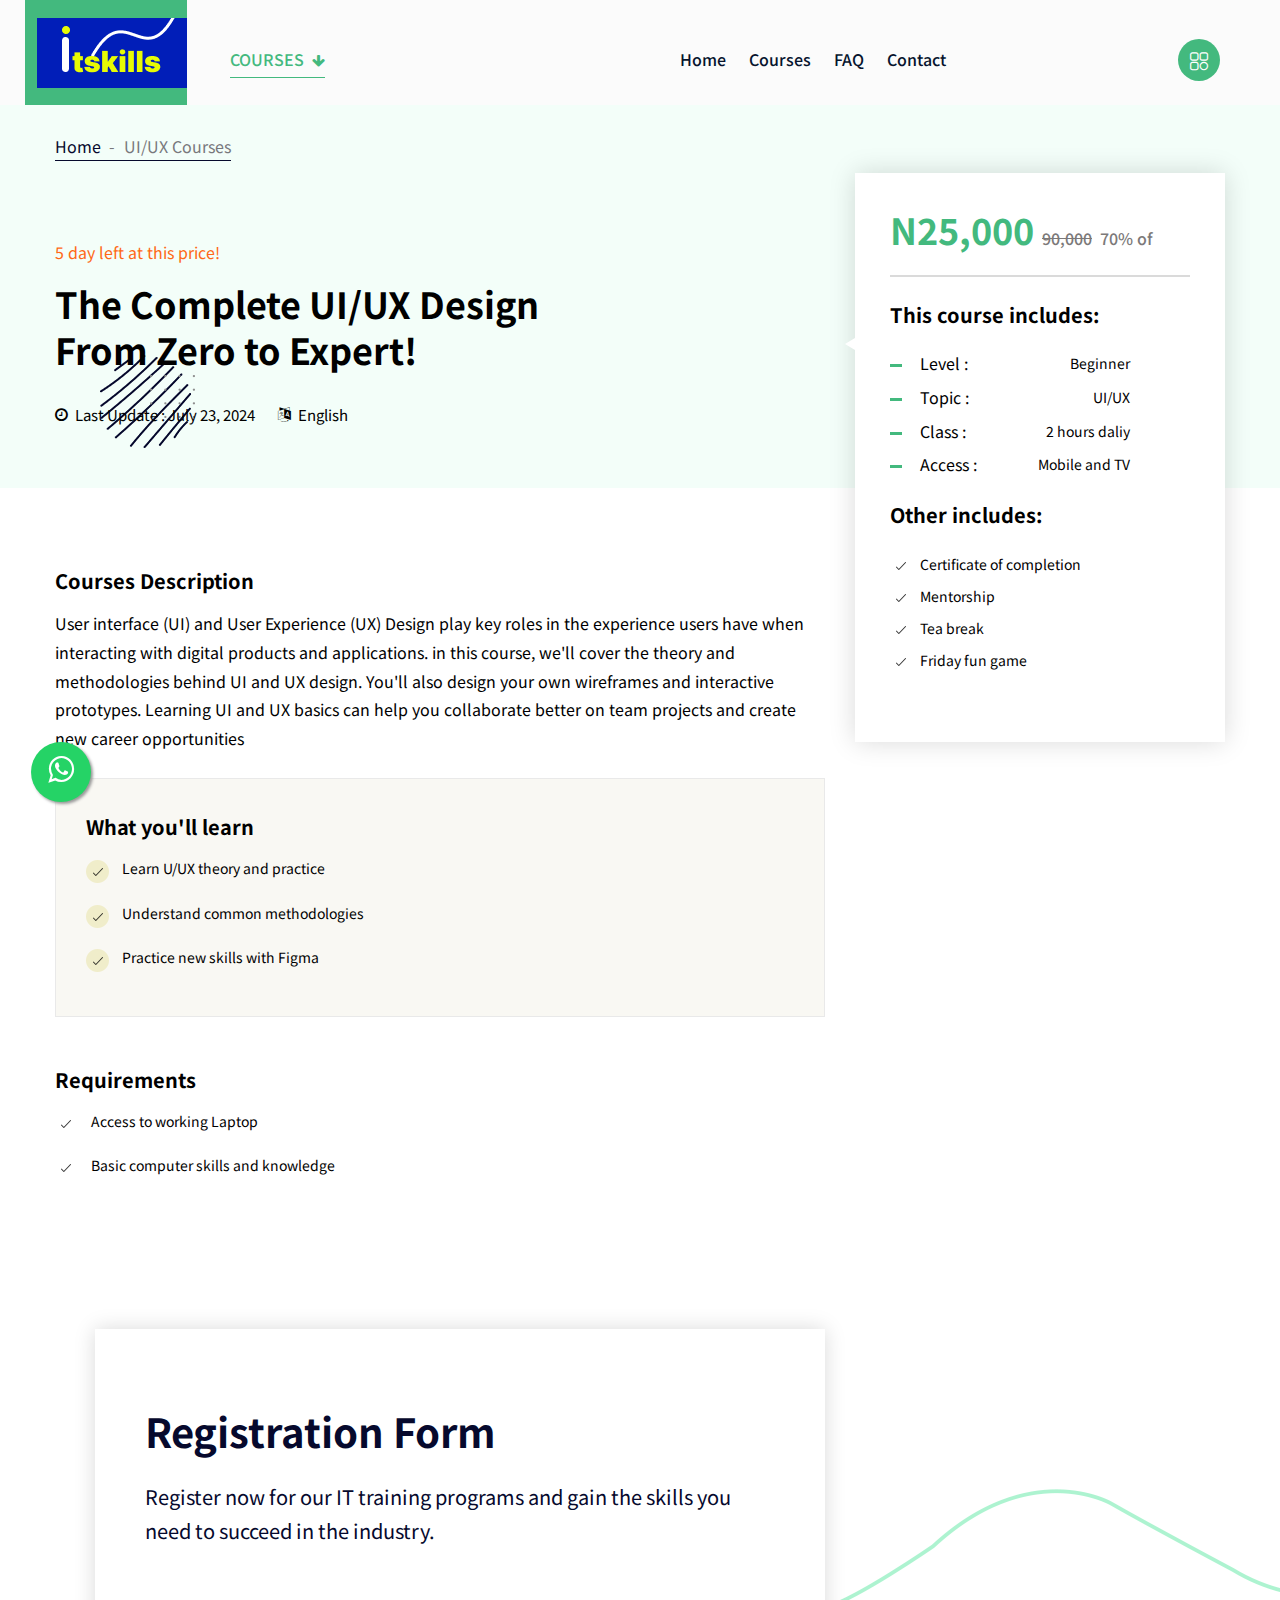
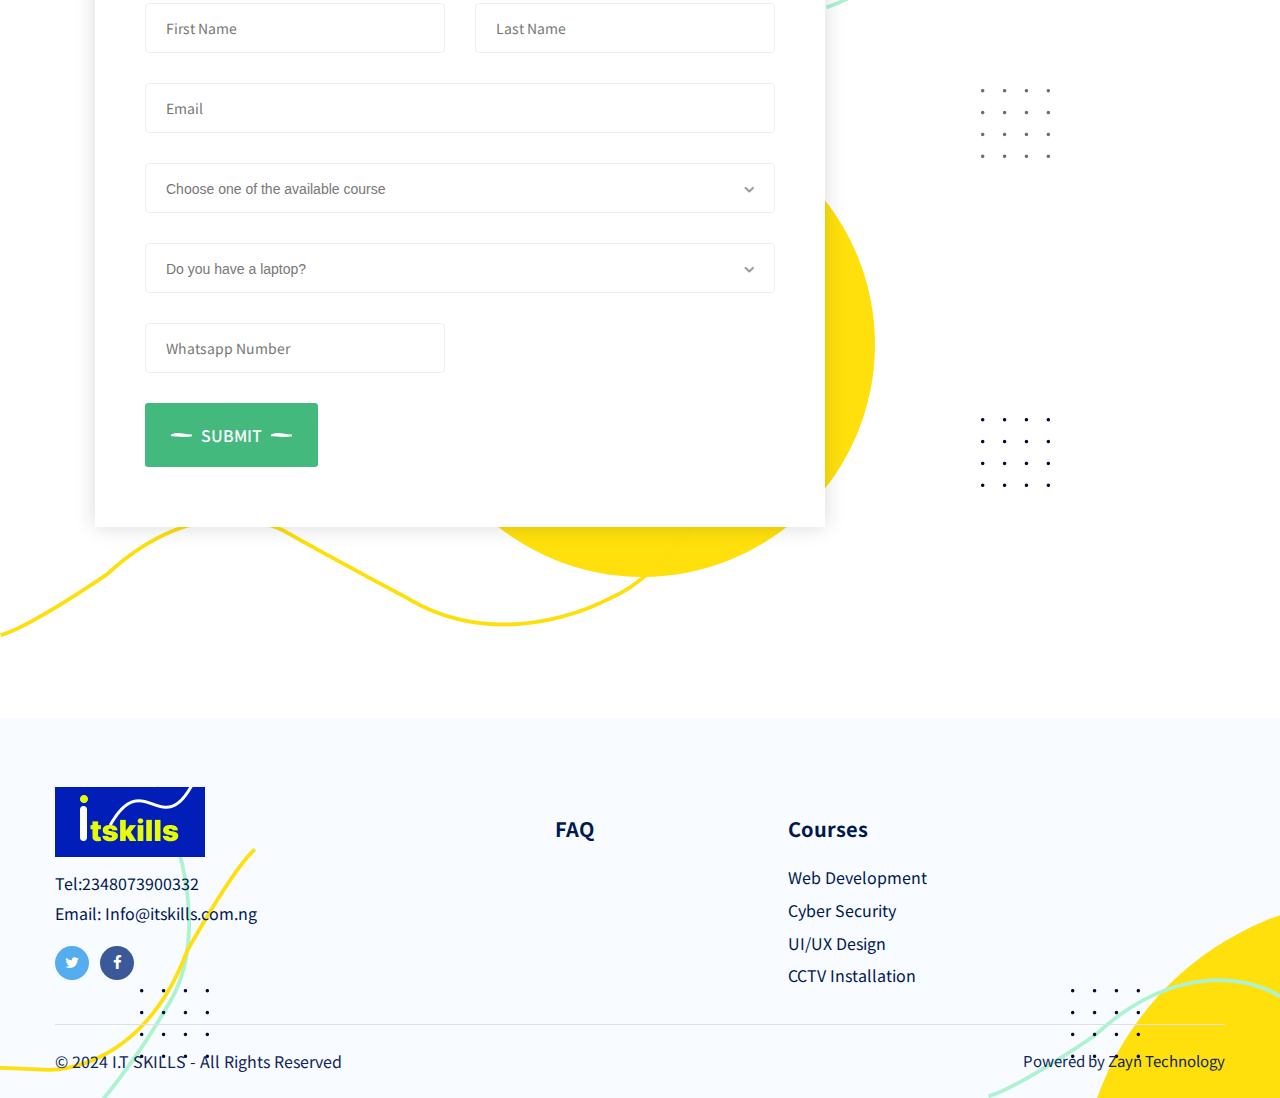
<file: course-detail -uiux.html>
<!DOCTYPE html>
<html>

<!-- Mirrored from themazine.com/html/Lebari_new/lebari/lebari/course-detail.html by HTTrack Website Copier/3.x [XR&CO'2014], Tue, 02 Jul 2024 22:36:53 GMT -->
<head>
<meta charset="utf-8">
<title>UI/UX Design | IT SKILLS</title>
<!-- Stylesheets -->
<link href="css/bootstrap.css" rel="stylesheet">
<link href="css/style.css" rel="stylesheet">
<link href="css/responsive.css" rel="stylesheet">
<link href="https://fonts.googleapis.com/css2?family=Noto+Sans+TC:wght@100;300;400;500;700;900&amp;display=swap" rel="stylesheet">

<link rel="shortcut icon" href="images/logo5.png" type="image/x-icon">
<link rel="icon" href="images/logo5.png" type="image/x-icon">

<!-- Responsive -->
<meta http-equiv="X-UA-Compatible" content="IE=edge">
<meta name="viewport" content="width=device-width, initial-scale=1.0, maximum-scale=1.0, user-scalable=0">

<!--[if lt IE 9]><script src="https://cdnjs.cloudflare.com/ajax/libs/html5shiv/3.7.3/html5shiv.js"></script><![endif]-->
<!--[if lt IE 9]><script src="js/respond.js"></script><![endif]-->
</head>

<body class="hidden-bar-wrapper">
	<!--Start of Tawk.to Script-->
<script type="text/javascript">
	var Tawk_API=Tawk_API||{}, Tawk_LoadStart=new Date();
	(function(){
	var s1=document.createElement("script"),s0=document.getElementsByTagName("script")[0];
	s1.async=true;
	s1.src='https://embed.tawk.to/66b1ef621601a2195ba14d00/1i4jgu6h3';
	s1.charset='UTF-8';
	s1.setAttribute('crossorigin','*');
	s0.parentNode.insertBefore(s1,s0);
	})();
	</script>
	<!--End of Tawk.to Script-->

<div class="page-wrapper">
 	
    <!-- Preloader -->
    <!-- <div class="preloader"></div> -->
 	
 	<!-- Main Header / Header Style Two -->
	 <header class="main-header header-style-two">
    	
		<!--Header-Upper-->
        <div class="header-upper">
        	<div class="outer-container clearfix">
            	
				<div class="pull-left logo-box">
					<div class="logo"><a href="index.html"><img src="images/logo5.png" alt="" title=""></a></div>
				</div>
				
				<div class="nav-outer clearfix">
					<!--Mobile Navigation Toggler-->
					<div class="mobile-nav-toggler"><span class="icon flaticon-menu"></span></div>
					<!-- Main Menu -->
					<nav class="main-menu navbar-expand-md">
						<div class="navbar-header">
							<!-- Toggle Button -->    	
							<button class="navbar-toggler" type="button" data-toggle="collapse" data-target="#navbarSupportedContent" aria-controls="navbarSupportedContent" aria-expanded="false" aria-label="Toggle navigation">
								<span class="icon-bar"></span>
								<span class="icon-bar"></span>
								<span class="icon-bar"></span>
							</button>
						</div>
						
						<div class="navbar-collapse collapse clearfix" id="navbarSupportedContent">
							<ul class="navigation clearfix">
								<li class="dropdown has-mega-menu"><a href="#"><span>Courses <i class="fa fa-arrow-down"></i></span></a>
									<div class="mega-menu">
										<!-- Upper Box -->
										<div class="upper-box">
											<div class="page-links-box">
												<!-- <a href="course.html" class="link"><span class="icon flaticon-bullhorn"></span>UI/UX Design</a> -->
												<a href="course-detail -uiux.html" class="link"><span class="icon flaticon-cyclist"></span>UI/UX</a>
												<!-- <a href="course-3.html" class="link"><span class="icon flaticon-bar-chart"></span>Business</a> -->
												<a href="course-detail -web development.html" class="link"><span class="icon flaticon-software"></span>Web Development</a>
												<a href="course-detail -cybersecurity.html" class="link"><span class="icon flaticon-atom"></span>Cyber Security</a>
												<a href="course-detail -cctv.html" class="link"><span class="icon flaticon-webpage"></span>CCTV Installation</a>
												<!-- <a href="course-2.html" class="link"><span class="icon flaticon-language"></span>Language</a> -->
												<!-- <a href="course-3.html" class="link"><span class="icon flaticon-team"></span>Human Resources</a> -->
												<!-- <a href="course-4.html" class="link"><span class="icon flaticon-healthcare"></span>Health Care</a> -->
											</div>
										</div>
										<!-- Lower Box -->
										<div class="lower-box">
											<h3>Become an Instructor</h3>
											<div class="text">Seeking a highly skilled instructor to teach, Web development, UI/UX, <br>Cyber Security and CCTV Installation If you have expertise<br> in tyhis area and a passion for teaching, we'd love to hear from you.<br> Please email ITSKILLS Info@itskills.com.ng with your qualifications and experience. Let's inspire learning together!</div>
											<div class="btn-box">
												<a href="contact.html" class="theme-btn btn-style-five">Start teaching today</a>
											</div>
											<div class="side-icon">
												<img src="images/resource/mega-menu-icon.png" alt="" />
											</div>
										</div>
									</div>
								</li>
								<li class=""><a href="index.html">Home</a>
									<!-- <ul>
										<li><a href="index.html">online course 1</a></li>
										<li><a href="index-2.html">online course 2</a></li>
										<li><a href="index-3.html">Coaching</a></li>
										<li><a href="index-4.html">Kindergarten</a></li>
										<li><a href="index-5.html">University <span class="new-page">New</span></a></li>
										<li class="dropdown"><a href="#">Header styles</a>
											<ul>
												<li><a href="index.html">Header Style 01</a></li>
												<li><a href="index-2.html">Header Style 02</a></li>
												<li><a href="index-3.html">Header Style 03</a></li>
												<li><a href="index-4.html">Header Style 04</a></li>
												<li><a href="index-5.html">Header Style 05 <span class="new-page">New</span></a></li>
											</ul>
										</li>
									</ul> -->
								</li>
								<li class=""><a href="course.html">Courses</a>
									<!-- <ul>
										<li><a href="course.html">Courses</a></li>
										<li><a href="course-2.html">Courses 02</a></li>
										<li><a href="course-3.html">Courses 03</a></li>
										<li><a href="course-4.html">Courses 04</a></li>
										<li><a href="course-detail.html">Courses Detail</a></li>
									</ul> -->
								</li>
								<li class=""><a href="faq.html">FAQ</a>
									<ul>
										<!-- <li><a href="about.html">About Us</a></li>
										<li><a href="faq.html">Faq</a></li> -->
										<!-- <li><a href="teacher.html">Teacher</a></li>
										<li><a href="profile.html">User Profile</a></li>
										<li><a href="membership.html">Membership</a></li>
										<li class="dropdown"><a href="#">Events</a>
											<ul>
												<li><a href="event.html">Events</a></li>
												<li><a href="event-detail.html">Events Detail</a></li>
											</ul>
										</li> -->
									</ul>
								</li>
								
								<!-- <li class="dropdown"><a href="#">Blog</a>
									<ul>
										<li><a href="blog.html">Our Blog</a></li>
										<li><a href="blog-list.html">Blog List</a></li>
										<li><a href="blog-detail.html">Blog Detail</a></li>
										<li><a href="not-found.html">Not Found</a></li>
									</ul>
								</li> -->
								<li><a href="contact.html">Contact</a></li>
								<!-- <li><a href="donation.html">Donation</a></li> -->
							</ul>
						</div>
					</nav>
					
					<!-- Main Menu End-->
					<div class="outer-box clearfix">
						
						<!-- Search -->
						<!-- <div class="search-box">
							<form method="post" action="https://themazine.com/html/Lebari_new/lebari/lebari/contact.html">
								<div class="form-group">
									<input type="search" name="search-field" value="" placeholder="Online course" required>
									<button type="submit"><span class="icon fa fa-search"></span></button>
								</div>
							</form>
						</div> -->
						
						<!-- Cart Box -->
						<!-- <div class="cart-box">
							<div class="dropdown">
								<button class="cart-box-btn dropdown-toggle" type="button" id="dropdownMenu1" data-toggle="dropdown" aria-haspopup="true" aria-expanded="false"><span class="flaticon-shopping-bag-1"></span><span class="total-cart">2</span></button>
								<div class="dropdown-menu pull-right cart-panel" aria-labelledby="dropdownMenu1">

									<div class="cart-product">
										<div class="inner">
											<div class="cross-icon"><span class="icon fa fa-remove"></span></div>
											<div class="image"><img src="images/resource/post-thumb-1.jpg" alt="" /></div>
											<h3><a href="shop-single.html">Product 01</a></h3>
											<div class="quantity-text">Quantity 1</div>
											<div class="price">$99.00</div>
										</div>
									</div>
									<div class="cart-product">
										<div class="inner">
											<div class="cross-icon"><span class="icon fa fa-remove"></span></div>
											<div class="image"><img src="images/resource/post-thumb-2.jpg" alt="" /></div>
											<h3><a href="shop-single.html">Product 02</a></h3>
											<div class="quantity-text">Quantity 1</div>
											<div class="price">$99.00</div>
										</div>
									</div>
									<div class="cart-total">Sub Total: <span>$198</span></div>
									<ul class="btns-boxed">
										<li><a href="shoping-cart.html">View Cart</a></li>
										<li><a href="checkout.html">CheckOut</a></li>
									</ul>

								</div>
							</div>
						</div> -->
						
						<!-- Nav Btn -->
						<div class="nav-btn navSidebar-button"><span class="icon flaticon-menu-4"></span></div>
							
					</div>
				</div>
				
            </div>
        </div>
        <!--End Header Upper-->
        
		<!-- Sticky Header  -->
        <div class="sticky-header">
            <div class="auto-container clearfix">
                <!--Logo-->
                <div class="logo pull-left">
                    <a href="index.html" title=""><img src="images/logo5.png" alt="" title=""></a>
                </div>
                <!--Right Col-->
                <div class="pull-right">
                    <!-- Main Menu -->
                    <nav class="main-menu">
                        <!--Keep This Empty / Menu will come through Javascript-->
                    </nav>
					<!-- Main Menu End-->
					
					<!-- Main Menu End-->
					<div class="outer-box clearfix">
						
					</div>
					
                </div>
            </div>
        </div>
		<!-- End Sticky Menu -->
    
		<!-- Mobile Menu  -->
        <div class="mobile-menu">
            <div class="menu-backdrop"></div>
            <div class="close-btn"><span class="icon flaticon-multiply"></span></div>
            
            <nav class="menu-box">
                <div class="nav-logo"><a href="index.html"><img src="images/logo5.png" alt="" title=""></a></div>
                <div class="menu-outer"><!--Here Menu Will Come Automatically Via Javascript / Same Menu as in Header--></div>
            </nav>
        </div><!-- End Mobile Menu -->
	
    </header>

    <!-- End Main Header -->
	
	<!-- Sidebar Cart Item -->
	<div class="xs-sidebar-group info-group">
		<div class="xs-overlay xs-bg-black"></div>
		<div class="xs-sidebar-widget">
			<div class="sidebar-widget-container">
				<div class="widget-heading">
					<a href="#" class="close-side-widget">
						X
					</a>
				</div>
				<div class="sidebar-textwidget">
					
					<!-- Sidebar Info Content -->
					<div class="sidebar-info-contents">
						<div class="content-inner">
							<div class="logo">
								<a href="index.html"><img src="images/logo5.png" alt="" /></a>
							</div>
							<div class="content-box">
								<h2>About Us</h2>
								<p class="text">Our approach combines the latest research with interactive, real-world training, empowering individuals with the knowledge, skills and expertise necessary to drive meaningful transformation and achieve lasting impact.<br><br>ITSKILLS is a subsidiary of Zayn Technology</p>
								<a href="contact.html" class="theme-btn btn-style-two"><span class="txt">Consultation</span></a>
							</div>
							<div class="contact-info">
								<h2>Contact Info</h2>
								<ul class="list-style-two">
									<li><span class="icon fa fa-location-arrow"></span>Harmony Estate Ajah, Lekki Lagos State Nigeria</li>
									<li><span class="icon fa fa-location-arrow"></span>NO 3 Church Road Opposite ECWA Church Gaa-Akanbi Ilorin Kwara State Nigeria</li>
									<li><span class="icon fa fa-phone"></span>(234) 8073900332</li>
									<li><span class="icon fa fa-envelope"></span>Info@itskills.com.ng</li>
									<li><span class="icon fa fa-clock-o"></span>Week Days: 09.00 to 18.00 Friday: Closed</li>
								</ul>
							</div>
							<!-- Social Box -->
							<ul class="social-box">
								<li class="facebook"><a href="#" class="fa fa-facebook-f"></a></li>
								<li class="twitter"><a href="#" class="fa fa-twitter"></a></li>
								<li class="linkedin"><a href="#" class="fa fa-linkedin"></a></li>
								<li class="instagram"><a href="#" class="fa fa-instagram"></a></li>
								<!-- <li class="youtube"><a href="#" class="fa fa-youtube"></a></li> -->
							</ul>
						</div>
					</div>
					
				</div>
			</div>
		</div>
	</div>
	<!-- END sidebar widget item -->
	
	<!-- Cource Detail Banner Section -->
    <section class="cource-detail-banner-section">
		<div class="pattern-layer-one" style="background-image: url(images/icons/icon-5.png)"></div>
		<div class="pattern-layer-two" style="background-image: url(images/icons/icon-6.png)"></div>
		<div class="pattern-layer-three" style="background-image: url(images/icons/icon-4.png)"></div>
		<div class="pattern-layer-four" style="background-image: url(images/icons/icon-8.png)"></div>
		<div class="auto-container">
			<!-- Page Breadcrumb -->
			<ul class="page-breadcrumb">
				<li><a href="index.html">Home</a></li>
				<li>UI/UX Courses</li>
			</ul>
			<div class="content-box">
				<div class="title">5 day left at this price!</div>
				<h2>The Complete UI/UX Design <br> From Zero to Expert!</h2>
				<ul class="course-info">
					<li><span class="icon fa fa-clock-o"></span>Last Update : July 23, 2024</li>
					<li><span class="icon fa fa-language"></span>English</li>
					<!-- <li><span class="icon fa fa-user"></span>749 students</li> -->
				</ul>
				<!-- <div class="development">Development courses</div>
				<div class="rating">
					<span class="fa fa-star"></span>
					<span class="fa fa-star"></span>
					<span class="fa fa-star"></span>
					<span class="fa fa-star"></span>
					<span class="fa fa-star-o"></span>
					<strong>4.9</strong>
					<i>(70 Review)</i>
				</div>
				<div class="hovers">11.5 total hours . All Levels  </div> -->
				
				<!-- Social Box -->
				<!-- <ul class="social-box">
					<span class="fa fa-share-alt"></span>
					<li class="twitter"><a target="_blank" href="http://twitter.com/" class="fa fa-twitter"></a></li>
					<li class="pinterest"><a target="_blank" href="http://pinterest.com/" class="fa fa-pinterest-p"></a></li>
					<li class="facebook"><a target="_blank" href="http://facebook.com/" class="fa fa-facebook-f"></a></li>
					<li class="dribbble"><a target="_blank" href="http://dribbble.com/" class="fa fa-dribbble"></a></li>
				</ul> -->
				
			</div>
		</div>
	</section>
	<!-- End Cource Detail Banner Section -->
	
	<!-- Course Detail Section -->
	<section class="course-detail-section">
		<div class="auto-container">
			<div class="row clearfix">
				
				<!-- Content Column -->
				<div class="content-column col-lg-8 col-md-12 col-sm-12">
					<div class="inner-column">
						<h5>Courses Description</h5>
						<p>User interface (UI) and User Experience (UX) Design play key roles in the experience users have when interacting with digital products and applications. in this course, we'll cover the theory and methodologies behind UI and UX design. You'll also design your own wireframes and interactive prototypes. Learning UI and UX basics can help you collaborate better on team projects and create new career opportunities</p>
						<div class="learn-box">
							<h5>What you'll learn</h5>
							<ul class="learn-list">
								<li>Learn U/UX theory and practice</li>
							<li>Understand common methodologies</li>
							<li>Practice new skills with Figma</li>
								<!-- <li>JavaScript fundamentals: variables, if/else, operators, boolean logic, functions, arrays, objects, loops, strings, etc.</li> -->
								<!-- <li>Become job-ready by understanding how JavaScript really works behind the scenes</li> -->
								<!-- <li>Modern ES6+ from the beginning: arrow functions, destructuring, spread operator, optional chaining (ES2020), etc.</li> -->
								<!-- <li>Modern tools for 2020 and beyond: NPM, Parcel, Babel and ES6 modules</li> -->
								<!-- <li>Modern ES6+ from the beginning: arrow functions, destructuring, spread operator, optional chaining (ES2020), etc.</li> -->
								
							</ul>
						</div>
						<h5>Requirements</h5>
						<ul class="learn-list-two">
							<li>Access to working Laptop </li>
							<li>Basic computer skills and knowledge</li>
							<!-- <li>Basic programming knowledge (optional)</li> -->
							
						</ul>
						<!-- <h5>Course content</h5> -->
						<!-- <div class="total-lectures">20 sections • 101 lectures • 30h 48m total length</div> -->
						
						<!-- Accordion Box Two -->
						
						<!-- End Accordion Box -->
					
						<!-- Read More -->
						
						
						<!-- Author Box -->
						<!-- <div class="author-box">
							<div class="box-inner">
								<div class="image">
									<img src="images/resource/author-4.jpg" alt="" />
								</div>
								<h6>Jonas jashiom <a href="profile.html" class="icon fa fa-plus"></a></h6>
								<div class="designation">java Developer, Designer, and Teacher</div>
								<ul class="list">
									<li><span class="icon fa fa-play-circle-o"></span>44 Course</li>
									<li><span class="icon fa fa-star-o"></span>4.6 Instructor Rating</li>
									<li><span class="icon fa fa-user"></span>6,073 Students</li>
								</ul>
								<div class="text">Hi, I'm Riad! I have been identified as one of LebariTop Instructors and all my premium courses have recently earned the best-selling status for outstanding performance and student satisfaction.</div>
							</div>
						</div> -->
						
						<!-- Comment Area -->
						
						<!-- End Comment Area -->
						
						
						
					</div>
				</div>
				
				<!-- Info Column -->
				<div class="info-column col-lg-4 col-md-12 col-sm-12">
					<div class="inner-column">
						<div class="price">N25,000 <i>90,000</i> <span>70% of</span></div>
						<h5>This course includes:</h5>
						<br>
						<!-- <div class="text">There are many variations of passages of Lorem Ipsum available, but the majority have suffered </div> -->
						<ul class="level-list">
							<li>Level :<span>Beginner</span></li>
							<li>Topic :<span>UI/UX</span></li>
							<li>Class :<span>2 hours daliy</span></li>
							<li>Access :<span>Mobile and TV</span></li>
						</ul>
						<h5>Other includes:</h5>
						<ul class="level-list-two">
							<li>Certificate of completion</li>
							<li>Mentorship</li>
							<!-- <li>Intership</li> -->
							<li>Tea break</li>
							<li>Friday fun game</li>
						</ul>
						
						<!-- Coupon Form -->
						<div class="coupon-form">
							<!-- <h6>Watch Video <span class="fa fa-caret-right"></span></h6>
							<form method="post" action="https://themazine.com/html/Lebari_new/lebari/lebari/contact.html">
								<div class="form-group">
									<input type="email" name="email" value="" placeholder="Enter Coupon" required>
									<button type="submit" class="submit-btn">Enter</button>
								</div>
							</form> -->
						</div>
						<div class="btns-box">
							<!-- <a href="#" class="theme-btn enrol-btn">Register below</a> -->
							<!-- <a href="#" class="theme-btn wishlist-btn">Add to wishlist</a> -->
						</div>
					</div>
				</div>
				
			</div>
		</div>
	</section>
	<section class="contact-section">
		<div class="pattern-layer" style="background-image:url(images/background/pattern-19.png)"></div>
		<div class="pattern-layer-two" style="background-image:url(images/background/pattern-20.png)"></div>
		<div class="icon-layer-two" style="background-image:url(images/icons/icon-2.png)"></div>
		<div class="icon-layer-three" style="background-image:url(images/icons/icon-2.png)"></div>
		<div class="auto-container">
			<div class="row clearfix">
				
				<!-- Info Column -->
				<!-- <div class="info-column col-lg-4 col-md-12 col-sm-12">
					<div class="inner-column">
						<div class="icon-layer" style="background-image:url(images/icons/icon-2.png)"></div>
						<div class="image">
							<img src="images/resource/contact.html" alt="" />
						</div>
						<h5>Contact us</h5>
						<p> Get in touch with us:</p>
						<ul class="contact-list">
							<li>
								<strong>Phone:</strong>
								<a href="tel:+2348073900332">+2348073900332</a>
							</li>
							<li>
								<strong>Email:</strong>
								<a href="mailo:itskills.com.ng">itskills.com.ng</a>
							</li>
						</ul>
					</div>
				</div> -->
				
				<!-- Form Column -->
				<div class="form-column col-lg-8 col-md-12 col-sm-12">
					<div class="inner-column">
						<div class="color-layer"></div>
						<!-- Sec Title -->
						<div class="sec-title">
							<h2> Registration Form</h2>
							<div class="text">Register now for our IT training programs and gain the skills you need to succeed in the industry.</div>
						</div>
						
						<!-- Default Form -->
						<div class="default-form">
							<form method="post" action="https://formspree.io/f/movavjgv">
								<div class="row clearfix">
								
									<!-- Form Group -->
									<div class="form-group col-lg-6 col-md-6 col-sm-12">
										<input type="text" name="username" value="" placeholder="First Name" required>
									</div>
									
									<!-- Form Group -->
									<div class="form-group col-lg-6 col-md-6 col-sm-12">
										<input type="text" name="lastname" value="" placeholder="Last Name" required>
									</div>
									
									<!-- Form Group -->
									<div class="form-group col-lg-12 col-md-12 col-sm-12">
										<input type="email" name="email" value="" placeholder="Email" required>
									</div>
									
									<!-- Form Group -->
									<div class="form-group col-lg-12 col-md-12 col-sm-12">
										<select name="country" class="custom-select-box">
											<option>Choose one of the available course</option>
											<option>Web Development</option>
											<option>Cyber Security</option>
											<option>UI/UX Design</option>
											<option>CCTV Installation</option>
										</select>
									</div>
									<!-- Form Group -->
									<div class="form-group col-lg-12 col-md-12 col-sm-12">
										<select name="laptop" class="custom-select-box">
											<option>Do you have a laptop?</option>
											<option>YES</option>
											<option>NO</option>
											<!-- <option>UI/UX Design</option>
											<option>CCTV Installation</option> -->
										</select>
									</div>

									<!-- <div class="form-group col-lg-12 col-md-12 col-sm-12">
										<select name="Size" class="custom-select-box">
											<option>T-Shirt Size?</option>
											<option>S</option>
											<option>M</option>
											<option>L</option>
											<option>XXL</option>
											<option>XXXL</option>
										</select>
									</div> -->
									
									<!-- Form Group -->
									<div class="form-group col-lg-6 col-md-6 col-sm-12">
										<input type="text" name="Whatsapp" value="" placeholder="Whatsapp Number" required>
									</div>
									
									<!-- Form Group -->
									<!-- <div class="form-group col-lg-6 col-md-6 col-sm-12">
										<input type="text" name="time" value="" placeholder="Time" required>
									</div> -->
									
									<!-- Form Group -->
									<!-- <div class="form-group col-lg-12 col-md-12 col-sm-12">
										<textarea placeholder="Drop your comment here"></textarea>
									</div> -->
									
									<div class="form-group col-lg-12 col-md-12 col-sm-12">
										<button type="submit" class="theme-btn btn-style-one"><span class="txt">Submit</span></button>
									</div>
                                </div>
                            </form>
                        </div>
						
					</div>
				</div>
				
			</div>
		</div>
	</section>
	<!-- End Course Detail Section -->
	
	<!-- Main Footer -->
    <footer class="main-footer">
		<div class="circle-layer"></div>
		<div class="pattern-layer-one" style="background-image: url(images/background/pattern-12.png)"></div>
		<div class="pattern-layer-two" style="background-image: url(images/background/pattern-13.png)"></div>
		<div class="pattern-layer-three" style="background-image: url(images/background/pattern-14.png)"></div>
		<div class="pattern-layer-four" style="background-image: url(images/background/pattern-13.png)"></div>
    	<div class="auto-container">
        	<!--Widgets Section-->
            <div class="widgets-section">
            	<div class="row clearfix">
                	
					<!-- Footer Column -->
					<div class="footer-column col-lg-5 col-md-12 col-sm-12">
						<div class="footer-widget logo-widget">
							<div class="logo">
								<a href="index.html"><img src="images/logo5.png" alt="" /></a>
							</div>
							<ul class="info-list">
								<li>Tel:<a href="tel:+2348073900332">2348073900332</a></li>
								<li>Email:<a href="mailto:Info@itskills.com.ng"> Info@itskills.com.ng</a></li>
							</ul>
							<!-- Social Box -->
							<ul class="social-box">
								<li class="twitter"><a target="_blank" href="http://twitter.com/" class="fa fa-twitter"></a></li>
								<!-- <li class="pinterest"><a target="_blank" href="http://pinterest.com/" class="fa fa-pinterest-p"></a></li> -->
								<li class="facebook"><a target="_blank" href="http://facebook.com/" class="fa fa-facebook-f"></a></li>
								<!-- <li class="dribbble"><a target="_blank" href="http://dribbble.com/" class="fa fa-dribbble"></a></li> -->
							</ul>
							<!-- <div class="text">Get started now and take advantage of <br> our 30 day free trial today.</div> -->
						</div>
					</div>
					
					<!-- Footer Column -->
					<div class="footer-column col-lg-7 col-md-12 col-sm-12">
						<div class="row clearfix">
							
							<!-- Column -->
							<div class="column col-lg-4 col-md-4 col-sm-12">
								<h5>FAQ</h5>
								<ul class="list">
									<!-- <li><a href="#">About</a></li>
									<li><a href="#">FAQ</a></li> -->
									<!-- <li><a href="#">Impact</a></li>
									<li><a href="#">Our team</a></li>
									<li><a href="#">Our interns</a></li> -->
								</ul>
							</div>
							<!-- Column -->
							<div class="column col-lg-4 col-md-4 col-sm-12">
								<h5>Courses</h5>
								<ul class="list">
									<li><a href="course-detail -web development.html">Web Development</a></li>
									<li><a href="course-detail -cybersecurity.html">Cyber Security</a></li>
									<li><a href="course-detail -uiux.html">UI/UX Design</a></li>
									<li><a href="course-detail -cctv.html">CCTV Installation</a></li>
									<!-- <li><a href="#">Academy</a></li> -->
								</ul>
							</div>
							<!-- Column -->
							<!-- <div class="column col-lg-4 col-md-4 col-sm-12">
								<h5>Courses</h5>
								<ul class="list">
									<li><a href="#">Khan Kids app</a></li>
									<li><a href="#">Science & engineering</a></li>
									<li><a href="#">Computing</a></li>
									<li><a href="#">Arts & humanities</a></li>
									<li><a href="#">Economics & finance</a></li>
								</ul>
							</div> -->
							
						</div>
					</div>
					
				</div>
			</div>
			
			<!-- Lower Box -->
            <!-- <div class="lower-box">
            	<div class="row clearfix">
					<div class="col-lg-6 col-lg-6 col-sm-12">
					
						<div class="subscribe-form">
							<h6>Newsletter</h6>
							<form method="post" action="https://themazine.com/html/Lebari_new/lebari/lebari/contact.html">
								<div class="form-group">
									<input type="email" name="email" value="" placeholder="Your email" required>
									<button type="submit" class="submit-btn"><span class="icon flaticon-right-arrow-2"></span></button>
								</div>
							</form>
						</div>
					</div>
					<div class="col-lg-6 col-lg-6 col-sm-12">
						<div class="text">Need to train your team? We offer flexible, cost-effective <br> group memberships for your business, school,</div>
						<a href="#" class="singup">Free Singup</a>
					</div>
				</div>
			</div> -->
			
			<!-- Footer Bottom -->
			<div class="footer-bottom">
				<div class="row clearfix">
					
					<!-- Copyright Column -->
					<div class="copyright-column col-lg-6 col-md-12 col-sm-12">
						<div class="copyright">© 2024 I.T SKILLS - All Rights Reserved</div>
					</div>
					
					<!-- Nav Column -->
					<div class="nav-column col-lg-6 col-md-12 col-sm-12">
						<ul>
							<li><a href="https://zayntechnology.com.ng">Powered by Zayn Technology</a></li>
							<!-- <li><a href="about.html">Privacy Policy</a></li> -->
						</ul>
					</div>
					
				</div>
			</div>
			
		</div>
	</footer>
	
</div>
<a
		href="https://wa.me/2348073900332"
		class="whatsapp_float"
		target="_blank"
		rel="noopener noreferrer"
	  >
		<i class="fa fa-whatsapp whatsapp-icon"></i>
	  </a>
<!--End pagewrapper-->

<!--Scroll to top-->
<div class="scroll-to-top scroll-to-target" data-target="html"><span class="fa fa-arrow-up"></span></div>

<script src="js/jquery.js"></script>
<script src="js/popper.min.js"></script>
<script src="js/bootstrap.min.js"></script>
<script src="js/jquery.mCustomScrollbar.concat.min.js"></script>
<script src="js/jquery.fancybox.js"></script>
<script src="js/appear.js"></script>
<script src="js/parallax.min.js"></script>
<script src="js/tilt.jquery.min.js"></script>
<script src="js/jquery.paroller.min.js"></script>
<script src="js/owl.js"></script>
<script src="js/wow.js"></script>
<script src="js/nav-tool.js"></script>
<script src="js/jquery-ui.js"></script>
<script src="js/script.js"></script>

</body>

<!-- Mirrored from themazine.com/html/Lebari_new/lebari/lebari/course-detail.html by HTTrack Website Copier/3.x [XR&CO'2014], Tue, 02 Jul 2024 22:36:59 GMT -->
</html>
</file>
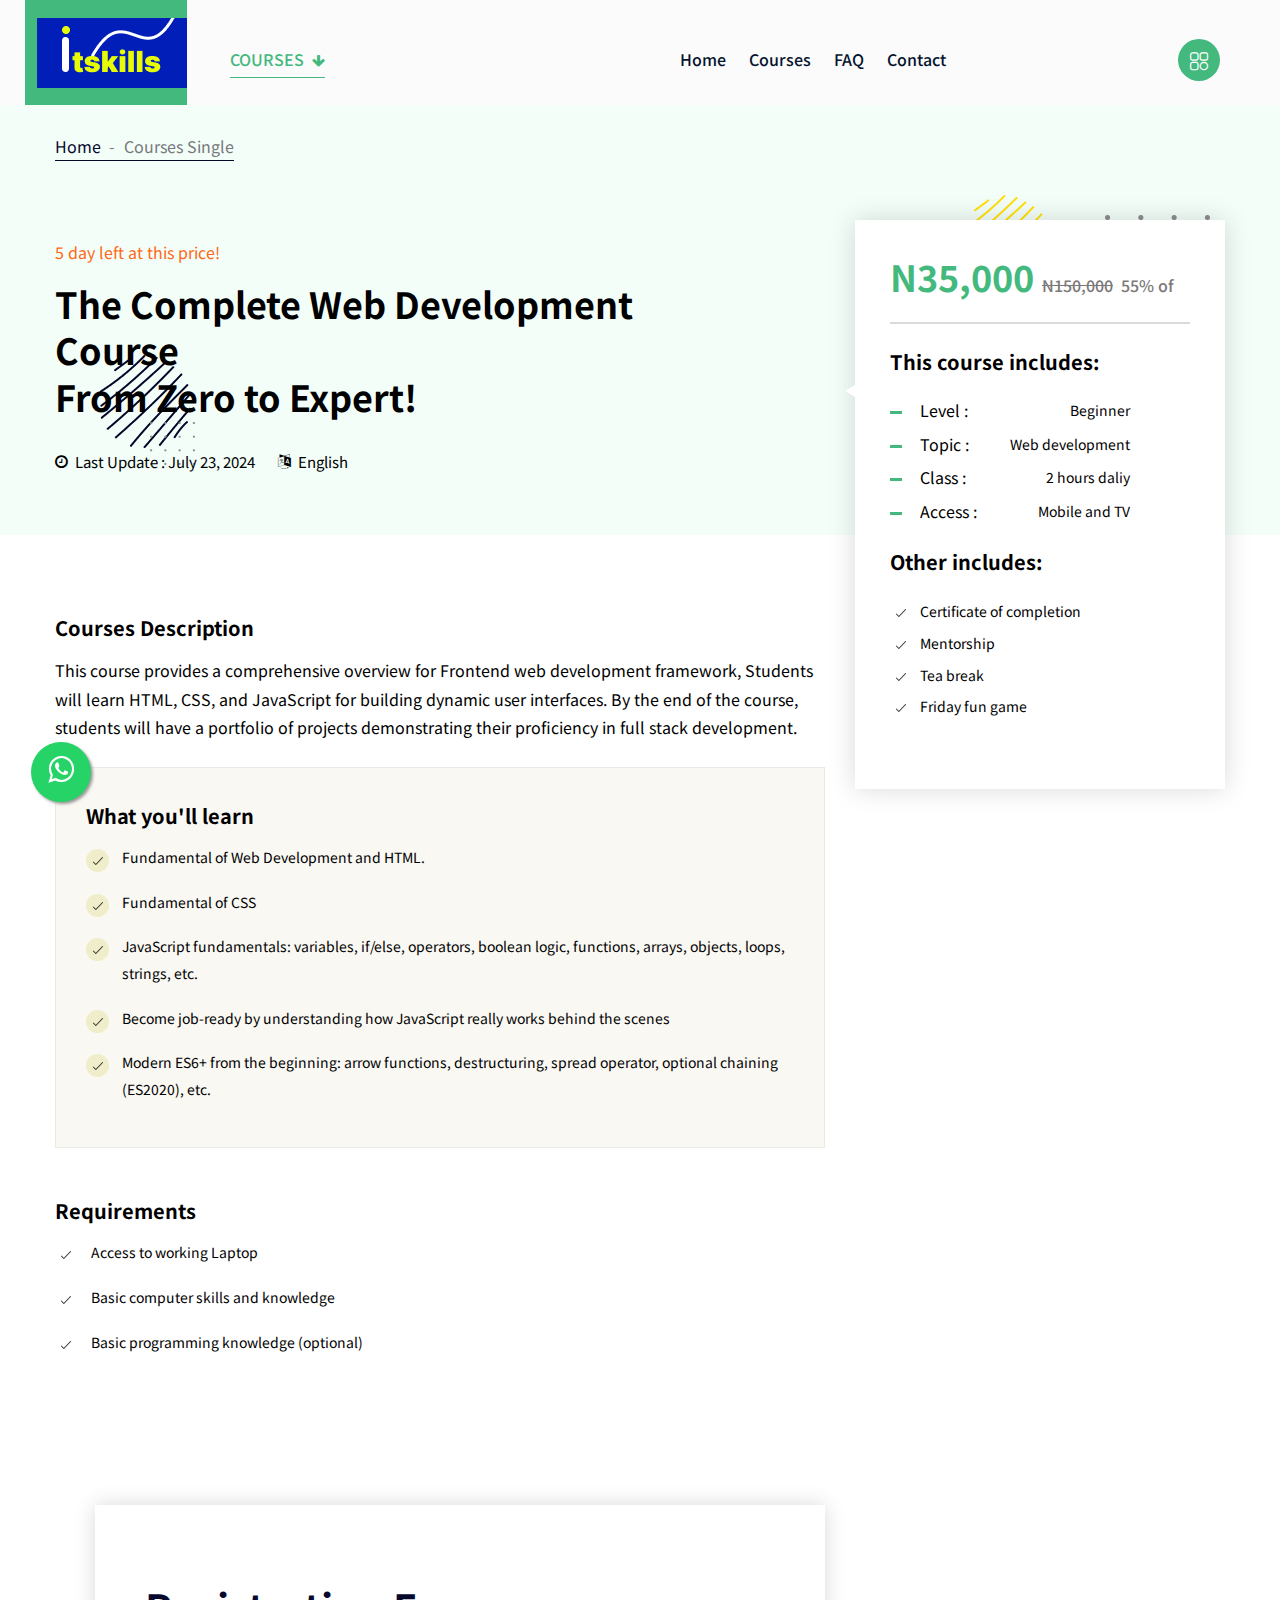
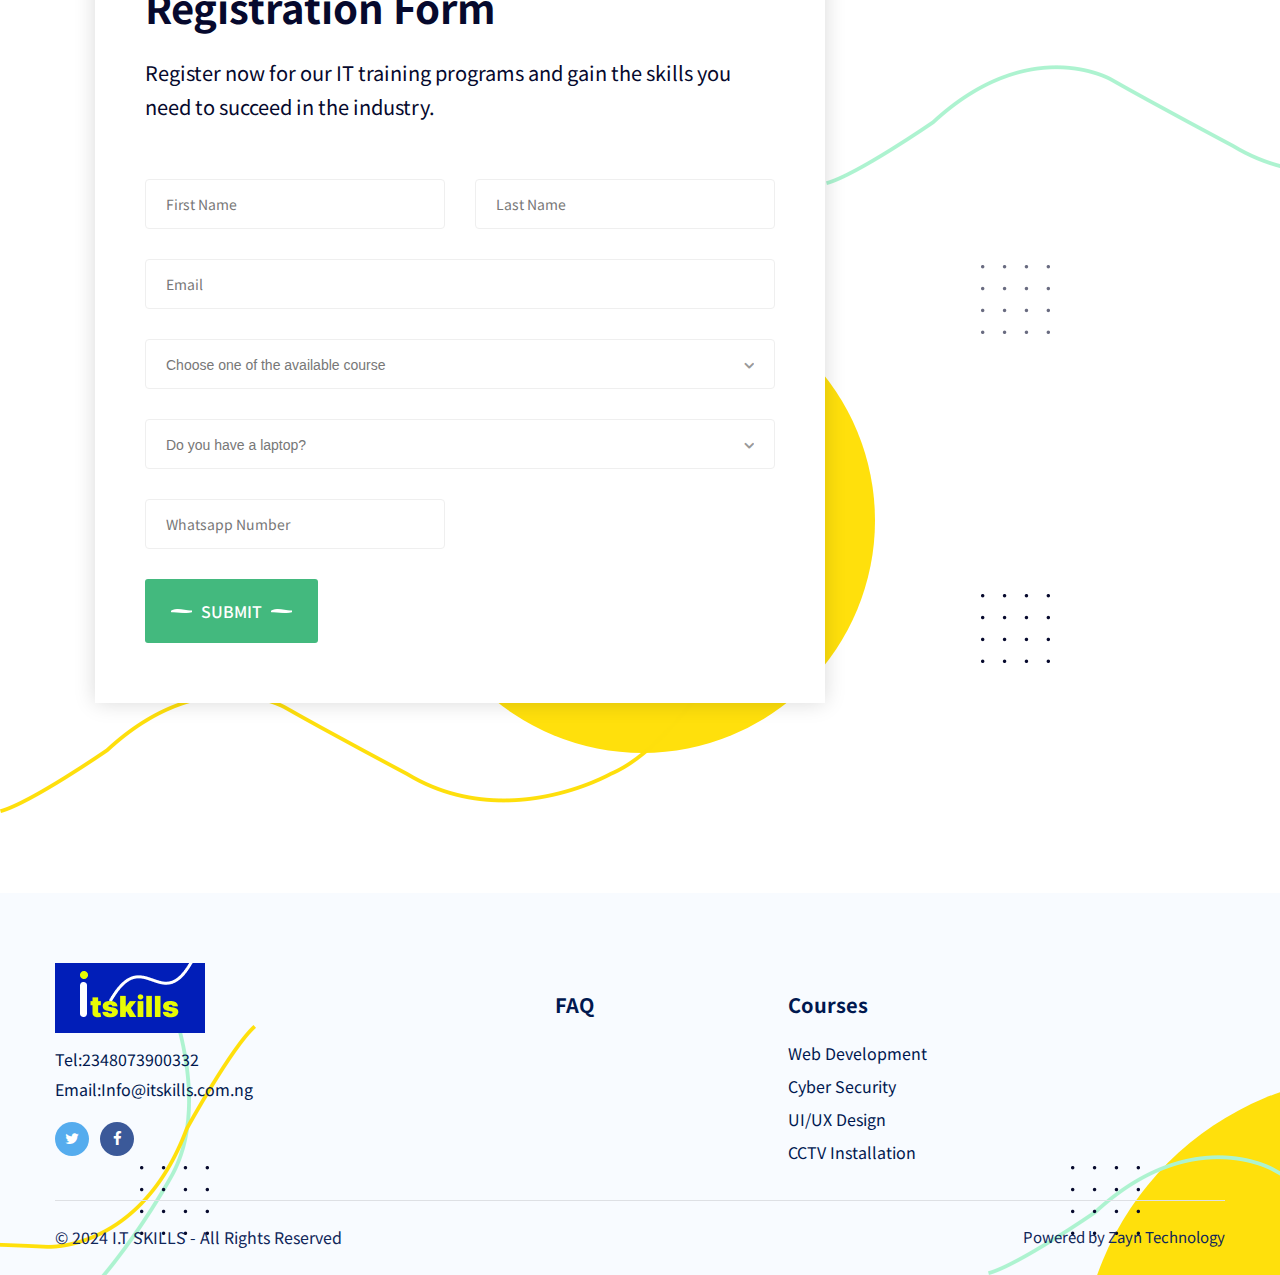
<file: course-detail -web development.html>
<!DOCTYPE html>
<html>

<!-- Mirrored from themazine.com/html/Lebari_new/lebari/lebari/course-detail.html by HTTrack Website Copier/3.x [XR&CO'2014], Tue, 02 Jul 2024 22:36:53 GMT -->
<head>
<meta charset="utf-8">
<title>Web Development | IT SKILLS</title>
<!-- Stylesheets -->
<link href="css/bootstrap.css" rel="stylesheet">
<link href="css/style.css" rel="stylesheet">
<link href="css/responsive.css" rel="stylesheet">

<link href="https://fonts.googleapis.com/css2?family=Noto+Sans+TC:wght@100;300;400;500;700;900&amp;display=swap" rel="stylesheet">

<link rel="shortcut icon" href="images/logo5.png" type="image/x-icon">
<link rel="icon" href="images/logo5.png" type="image/x-icon">

<!-- Responsive -->
<meta http-equiv="X-UA-Compatible" content="IE=edge">
<meta name="viewport" content="width=device-width, initial-scale=1.0, maximum-scale=1.0, user-scalable=0">

<!--[if lt IE 9]><script src="https://cdnjs.cloudflare.com/ajax/libs/html5shiv/3.7.3/html5shiv.js"></script><![endif]-->
<!--[if lt IE 9]><script src="js/respond.js"></script><![endif]-->
</head>

<body class="hidden-bar-wrapper">
	<!--Start of Tawk.to Script-->
<script type="text/javascript">
	var Tawk_API=Tawk_API||{}, Tawk_LoadStart=new Date();
	(function(){
	var s1=document.createElement("script"),s0=document.getElementsByTagName("script")[0];
	s1.async=true;
	s1.src='https://embed.tawk.to/66b1ef621601a2195ba14d00/1i4jgu6h3';
	s1.charset='UTF-8';
	s1.setAttribute('crossorigin','*');
	s0.parentNode.insertBefore(s1,s0);
	})();
	</script>
	<!--End of Tawk.to Script-->

<div class="page-wrapper">
 	
    <!-- Preloader -->
    <!-- <div class="preloader"></div> -->
 	
 	<!-- Main Header / Header Style Two -->
	 <header class="main-header header-style-two">
    	
		<!--Header-Upper-->
        <div class="header-upper">
        	<div class="outer-container clearfix">
            	
				<div class="pull-left logo-box">
					<div class="logo"><a href="index.html"><img src="images/logo5.png" alt="" title=""></a></div>
				</div>
				
				<div class="nav-outer clearfix">
					<!--Mobile Navigation Toggler-->
					<div class="mobile-nav-toggler"><span class="icon flaticon-menu"></span></div>
					<!-- Main Menu -->
					<nav class="main-menu navbar-expand-md">
						<div class="navbar-header">
							<!-- Toggle Button -->    	
							<button class="navbar-toggler" type="button" data-toggle="collapse" data-target="#navbarSupportedContent" aria-controls="navbarSupportedContent" aria-expanded="false" aria-label="Toggle navigation">
								<span class="icon-bar"></span>
								<span class="icon-bar"></span>
								<span class="icon-bar"></span>
							</button>
						</div>
						
						<div class="navbar-collapse collapse clearfix" id="navbarSupportedContent">
							<ul class="navigation clearfix">
								<li class="dropdown has-mega-menu"><a href="#"><span>Courses <i class="fa fa-arrow-down"></i></span></a>
									<div class="mega-menu">
										<!-- Upper Box -->
										<div class="upper-box">
											<div class="page-links-box">
												<!-- <a href="course.html" class="link"><span class="icon flaticon-bullhorn"></span>UI/UX Design</a> -->
												<a href="course-detail -uiux.html" class="link"><span class="icon flaticon-cyclist"></span>UI/UX</a>
												<!-- <a href="course-3.html" class="link"><span class="icon flaticon-bar-chart"></span>Business</a> -->
												<a href="course-detail -web development.html" class="link"><span class="icon flaticon-software"></span>Web Development</a>
												<a href="course-detail -cybersecurity.html" class="link"><span class="icon flaticon-atom"></span>Cyber Security</a>
												<a href="course-detail -cctv.html" class="link"><span class="icon flaticon-webpage"></span>CCTV Installation</a>
												<!-- <a href="course-2.html" class="link"><span class="icon flaticon-language"></span>Language</a> -->
												<!-- <a href="course-3.html" class="link"><span class="icon flaticon-team"></span>Human Resources</a> -->
												<!-- <a href="course-4.html" class="link"><span class="icon flaticon-healthcare"></span>Health Care</a> -->
											</div>
										</div>
										<!-- Lower Box -->
										<div class="lower-box">
											<h3>Become an Instructor</h3>
											<div class="text">Seeking a highly skilled instructor to teach, Web development, UI/UX, <br>Cyber Security and CCTV Installation If you have expertise<br> in tyhis area and a passion for teaching, we'd love to hear from you.<br> Please email ITSKILLS at Info@itskills.com.ng with your qualifications and experience. Let's inspire learning together!</div>
											<div class="btn-box">
												<a href="contact.html" class="theme-btn btn-style-five">Start teaching today</a>
											</div>
											<div class="side-icon">
												<img src="images/resource/mega-menu-icon.png" alt="" />
											</div>
										</div>
									</div>
								</li>
								<li class="dropdown"><a href="index.html">Home</a>
									<!-- <ul>
										<li><a href="index.html">online course 1</a></li>
										<li><a href="index-2.html">online course 2</a></li>
										<li><a href="index-3.html">Coaching</a></li>
										<li><a href="index-4.html">Kindergarten</a></li>
										<li><a href="index-5.html">University <span class="new-page">New</span></a></li>
										<li class="dropdown"><a href="#">Header styles</a>
											<ul>
												<li><a href="index.html">Header Style 01</a></li>
												<li><a href="index-2.html">Header Style 02</a></li>
												<li><a href="index-3.html">Header Style 03</a></li>
												<li><a href="index-4.html">Header Style 04</a></li>
												<li><a href="index-5.html">Header Style 05 <span class="new-page">New</span></a></li>
											</ul>
										</li>
									</ul> -->
								</li>
								<li class=""><a href="course.html">Courses</a>
									<!-- <ul>
										<li><a href="course.html">Courses</a></li>
										<li><a href="course-2.html">Courses 02</a></li>
										<li><a href="course-3.html">Courses 03</a></li>
										<li><a href="course-4.html">Courses 04</a></li>
										<li><a href="course-detail.html">Courses Detail</a></li>
									</ul> -->
								</li>
								<li class=""><a href="faq.html">FAQ</a>
									<ul>
										<!-- <li><a href="about.html">About Us</a></li>
										<li><a href="faq.html">Faq</a></li> -->
										<!-- <li><a href="teacher.html">Teacher</a></li>
										<li><a href="profile.html">User Profile</a></li>
										<li><a href="membership.html">Membership</a></li>
										<li class="dropdown"><a href="#">Events</a>
											<ul>
												<li><a href="event.html">Events</a></li>
												<li><a href="event-detail.html">Events Detail</a></li>
											</ul>
										</li> -->
									</ul>
								</li>
								
								<!-- <li class="dropdown"><a href="#">Blog</a>
									<ul>
										<li><a href="blog.html">Our Blog</a></li>
										<li><a href="blog-list.html">Blog List</a></li>
										<li><a href="blog-detail.html">Blog Detail</a></li>
										<li><a href="not-found.html">Not Found</a></li>
									</ul>
								</li> -->
								<li><a href="contact.html">Contact</a></li>
								<!-- <li><a href="donation.html">Donation</a></li> -->
							</ul>
						</div>
					</nav>
					
					<!-- Main Menu End-->
					<div class="outer-box clearfix">
						
						<!-- Search -->
						<!-- <div class="search-box">
							<form method="post" action="https://themazine.com/html/Lebari_new/lebari/lebari/contact.html">
								<div class="form-group">
									<input type="search" name="search-field" value="" placeholder="Online course" required>
									<button type="submit"><span class="icon fa fa-search"></span></button>
								</div>
							</form>
						</div> -->
						
						<!-- Cart Box -->
						<!-- <div class="cart-box">
							<div class="dropdown">
								<button class="cart-box-btn dropdown-toggle" type="button" id="dropdownMenu1" data-toggle="dropdown" aria-haspopup="true" aria-expanded="false"><span class="flaticon-shopping-bag-1"></span><span class="total-cart">2</span></button>
								<div class="dropdown-menu pull-right cart-panel" aria-labelledby="dropdownMenu1">

									<div class="cart-product">
										<div class="inner">
											<div class="cross-icon"><span class="icon fa fa-remove"></span></div>
											<div class="image"><img src="images/resource/post-thumb-1.jpg" alt="" /></div>
											<h3><a href="shop-single.html">Product 01</a></h3>
											<div class="quantity-text">Quantity 1</div>
											<div class="price">$99.00</div>
										</div>
									</div>
									<div class="cart-product">
										<div class="inner">
											<div class="cross-icon"><span class="icon fa fa-remove"></span></div>
											<div class="image"><img src="images/resource/post-thumb-2.jpg" alt="" /></div>
											<h3><a href="shop-single.html">Product 02</a></h3>
											<div class="quantity-text">Quantity 1</div>
											<div class="price">$99.00</div>
										</div>
									</div>
									<div class="cart-total">Sub Total: <span>$198</span></div>
									<ul class="btns-boxed">
										<li><a href="shoping-cart.html">View Cart</a></li>
										<li><a href="checkout.html">CheckOut</a></li>
									</ul>

								</div>
							</div>
						</div> -->
						
						<!-- Nav Btn -->
						<div class="nav-btn navSidebar-button"><span class="icon flaticon-menu-4"></span></div>
							
					</div>
				</div>
				
            </div>
        </div>
        <!--End Header Upper-->
        
		<!-- Sticky Header  -->
        <div class="sticky-header">
            <div class="auto-container clearfix">
                <!--Logo-->
                <div class="logo pull-left">
                    <a href="index.html" title=""><img src="images/logo5.png" alt="" title=""></a>
                </div>
                <!--Right Col-->
                <div class="pull-right">
                    <!-- Main Menu -->
                    <nav class="main-menu">
                        <!--Keep This Empty / Menu will come through Javascript-->
                    </nav>
					<!-- Main Menu End-->
					
					<!-- Main Menu End-->
					<div class="outer-box clearfix">
						
					</div>
					
                </div>
            </div>
        </div>
		<!-- End Sticky Menu -->
    
		<!-- Mobile Menu  -->
        <div class="mobile-menu">
            <div class="menu-backdrop"></div>
            <div class="close-btn"><span class="icon flaticon-multiply"></span></div>
            
            <nav class="menu-box">
                <div class="nav-logo"><a href="index.html"><img src="images/logo5.png" alt="" title=""></a></div>
                <div class="menu-outer"><!--Here Menu Will Come Automatically Via Javascript / Same Menu as in Header--></div>
            </nav>
        </div><!-- End Mobile Menu -->
	
    </header>

    <!-- End Main Header -->
	
	<!-- Sidebar Cart Item -->
	<div class="xs-sidebar-group info-group">
		<div class="xs-overlay xs-bg-black"></div>
		<div class="xs-sidebar-widget">
			<div class="sidebar-widget-container">
				<div class="widget-heading">
					<a href="#" class="close-side-widget">
						X
					</a>
				</div>
				<div class="sidebar-textwidget">
					
					<!-- Sidebar Info Content -->
					<div class="sidebar-info-contents">
						<div class="content-inner">
							<div class="logo">
								<a href="index.html"><img src="images/logo5.png" alt="" /></a>
							</div>
							<div class="content-box">
								<h2>About Us</h2>
								<p class="text">Our approach combines the latest research with interactive, real-world training, empowering individuals with the knowledge, skills and expertise necessary to drive meaningful transformation and achieve lasting impact.<br><br>ITSKILLS is a subsidiary of Zayn Technology</p>
								<a href="contact.html" class="theme-btn btn-style-two"><span class="txt">Consultation</span></a>
							</div>
							<div class="contact-info">
								<h2>Contact Info</h2>
								<ul class="list-style-two">
									<li><span class="icon fa fa-location-arrow"></span>Harmony Estate Ajah, Lekki Lagos State Nigeria</li>
									<li><span class="icon fa fa-location-arrow"></span>NO 3 Church Road Opposite ECWA Church Gaa-Akanbi Ilorin Kwara State Nigeria</li>
									<li><span class="icon fa fa-phone"></span>(234) 8073900332</li>
									<li><span class="icon fa fa-envelope"></span>Info@itskills.com.ng</li>
									<li><span class="icon fa fa-clock-o"></span>Week Days: 09.00 to 18.00 Friday: Closed</li>
								</ul>
							</div>
							<!-- Social Box -->
							<ul class="social-box">
								<li class="facebook"><a href="#" class="fa fa-facebook-f"></a></li>
								<li class="twitter"><a href="#" class="fa fa-twitter"></a></li>
								<li class="linkedin"><a href="#" class="fa fa-linkedin"></a></li>
								<li class="instagram"><a href="#" class="fa fa-instagram"></a></li>
								<!-- <li class="youtube"><a href="#" class="fa fa-youtube"></a></li> -->
							</ul>
						</div>
					</div>
					
				</div>
			</div>
		</div>
	</div>
	<!-- END sidebar widget item -->
	
	<!-- Cource Detail Banner Section -->
    <section class="cource-detail-banner-section">
		<div class="pattern-layer-one" style="background-image: url(images/icons/icon-5.png)"></div>
		<div class="pattern-layer-two" style="background-image: url(images/icons/icon-6.png)"></div>
		<div class="pattern-layer-three" style="background-image: url(images/icons/icon-4.png)"></div>
		<div class="pattern-layer-four" style="background-image: url(images/icons/icon-8.png)"></div>
		<div class="auto-container">
			<!-- Page Breadcrumb -->
			<ul class="page-breadcrumb">
				<li><a href="index.html">Home</a></li>
				<li>Courses Single</li>
			</ul>
			<div class="content-box">
				<div class="title">5 day left at this price!</div>
				<h2>The Complete Web Development Course <br> From Zero to Expert!</h2>
				<ul class="course-info">
					<li><span class="icon fa fa-clock-o"></span>Last Update : July 23, 2024</li>
					<li><span class="icon fa fa-language"></span>English</li>
					<!-- <li><span class="icon fa fa-user"></span>749 students</li> -->
				</ul>
				<!-- <div class="development">Development courses</div>
				<div class="rating">
					<span class="fa fa-star"></span>
					<span class="fa fa-star"></span>
					<span class="fa fa-star"></span>
					<span class="fa fa-star"></span>
					<span class="fa fa-star-o"></span>
					<strong>4.9</strong>
					<i>(70 Review)</i>
				</div>
				<div class="hovers">11.5 total hours . All Levels  </div> -->
				
				<!-- Social Box -->
				<!-- <ul class="social-box">
					<span class="fa fa-share-alt"></span>
					<li class="twitter"><a target="_blank" href="http://twitter.com/" class="fa fa-twitter"></a></li>
					<li class="pinterest"><a target="_blank" href="http://pinterest.com/" class="fa fa-pinterest-p"></a></li>
					<li class="facebook"><a target="_blank" href="http://facebook.com/" class="fa fa-facebook-f"></a></li>
					<li class="dribbble"><a target="_blank" href="http://dribbble.com/" class="fa fa-dribbble"></a></li>
				</ul> -->
				
			</div>
		</div>
	</section>
	<!-- End Cource Detail Banner Section -->
	
	<!-- Course Detail Section -->
	<section class="course-detail-section">
		<div class="auto-container">
			<div class="row clearfix">
				
				<!-- Content Column -->
				<div class="content-column col-lg-8 col-md-12 col-sm-12">
					<div class="inner-column">
						<h5>Courses Description</h5>
						<p>This course provides a comprehensive overview for  Frontend web development framework, Students will learn HTML, CSS, and JavaScript for building dynamic user interfaces. By the end of the course, students will have a portfolio of projects demonstrating their proficiency in full stack development.</p>
						<div class="learn-box">
							<h5>What you'll learn</h5>
							<ul class="learn-list">
								<li>Fundamental of Web Development and HTML.</li>
								<li>Fundamental of CSS</li>
								<li>JavaScript fundamentals: variables, if/else, operators, boolean logic, functions, arrays, objects, loops, strings, etc.</li>
								<li>Become job-ready by understanding how JavaScript really works behind the scenes</li>
								<li>Modern ES6+ from the beginning: arrow functions, destructuring, spread operator, optional chaining (ES2020), etc.</li>
								<!-- <li>Modern tools for 2020 and beyond: NPM, Parcel, Babel and ES6 modules</li> -->
								<!-- <li>Modern ES6+ from the beginning: arrow functions, destructuring, spread operator, optional chaining (ES2020), etc.</li> -->
								
							</ul>
						</div>
						<h5>Requirements</h5>
						<ul class="learn-list-two">
							<li>Access to working Laptop </li>
							<li>Basic computer skills and knowledge</li>
							<li>Basic programming knowledge (optional)</li>
							
						</ul>
						<!-- <h5>Course content</h5> -->
						<!-- <div class="total-lectures">20 sections • 101 lectures • 30h 48m total length</div> -->
						
						<!-- Accordion Box Two -->
						
						<!-- End Accordion Box -->
					
						<!-- Read More -->
						
						
						<!-- Author Box -->
						<!-- <div class="author-box">
							<div class="box-inner">
								<div class="image">
									<img src="images/resource/author-4.jpg" alt="" />
								</div>
								<h6>Jonas jashiom <a href="profile.html" class="icon fa fa-plus"></a></h6>
								<div class="designation">java Developer, Designer, and Teacher</div>
								<ul class="list">
									<li><span class="icon fa fa-play-circle-o"></span>44 Course</li>
									<li><span class="icon fa fa-star-o"></span>4.6 Instructor Rating</li>
									<li><span class="icon fa fa-user"></span>6,073 Students</li>
								</ul>
								<div class="text">Hi, I'm Riad! I have been identified as one of LebariTop Instructors and all my premium courses have recently earned the best-selling status for outstanding performance and student satisfaction.</div>
							</div>
						</div> -->
						
						<!-- Comment Area -->
						
						<!-- End Comment Area -->
						
						
						
					</div>
				</div>
				
				<!-- Info Column -->
				<div class="info-column col-lg-4 col-md-12 col-sm-12">
					<div class="inner-column">
						<div class="price">N35,000 <i>N150,000</i> <span>55% of</span></div>
						<h5>This course includes:</h5>
						<br>
						<!-- <div class="text">There are many variations of passages of Lorem Ipsum available, but the majority have suffered </div> -->
						<ul class="level-list">
							<li>Level :<span>Beginner</span></li>
							<li>Topic :<span>Web development</span></li>
							<li>Class :<span>2 hours daliy</span></li>
							<li>Access :<span>Mobile and TV</span></li>
						</ul>
						<h5>Other includes:</h5>
						<ul class="level-list-two">
							<li>Certificate of completion</li>
							<li>Mentorship</li>
							<!-- <li>Intership</li> -->
							<li>Tea break</li>
							<li>Friday fun game</li>
						</ul>
						
						<!-- Coupon Form -->
						<div class="coupon-form">
							<!-- <h6>Watch Video <span class="fa fa-caret-right"></span></h6>
							<form method="post" action="https://themazine.com/html/Lebari_new/lebari/lebari/contact.html">
								<div class="form-group">
									<input type="email" name="email" value="" placeholder="Enter Coupon" required>
									<button type="submit" class="submit-btn">Enter</button>
								</div>
							</form> -->
						</div>
						<div class="btns-box">
							<!-- <a href="#" class="theme-btn enrol-btn">Register below</a> -->
							<!-- <a href="#" class="theme-btn wishlist-btn">Add to wishlist</a> -->
						</div>
					</div>
				</div>
				
			</div>
		</div>
	</section>
	<section class="contact-section">
		<div class="pattern-layer" style="background-image:url(images/background/pattern-19.png)"></div>
		<div class="pattern-layer-two" style="background-image:url(images/background/pattern-20.png)"></div>
		<div class="icon-layer-two" style="background-image:url(images/icons/icon-2.png)"></div>
		<div class="icon-layer-three" style="background-image:url(images/icons/icon-2.png)"></div>
		<div class="auto-container">
			<div class="row clearfix">
				
				<!-- Info Column -->
				<!-- <div class="info-column col-lg-4 col-md-12 col-sm-12">
					<div class="inner-column">
						<div class="icon-layer" style="background-image:url(images/icons/icon-2.png)"></div>
						<div class="image">
							<img src="images/resource/contact.html" alt="" />
						</div>
						<h5>Contact us</h5>
						<p> Get in touch with us:</p>
						<ul class="contact-list">
							<li>
								<strong>Phone:</strong>
								<a href="tel:+2348073900332">+2348073900332</a>
							</li>
							<li>
								<strong>Email:</strong>
								<a href="mailo:IT SKILLS.com.ng">IT SKILLS.com.ng</a>
							</li>
						</ul>
					</div>
				</div> -->
				
				<!-- Form Column -->
				<div class="form-column col-lg-8 col-md-12 col-sm-12">
					<div class="inner-column">
						<div class="color-layer"></div>
						<!-- Sec Title -->
						<div class="sec-title">
							<h2> Registration Form</h2>
							<div class="text">Register now for our IT training programs and gain the skills you need to succeed in the industry.</div>
						</div>
						
						<!-- Default Form -->
						<div class="default-form">
							<form method="post" action="https://formspree.io/f/movavjgv">
								<div class="row clearfix">
								
									<!-- Form Group -->
									<div class="form-group col-lg-6 col-md-6 col-sm-12">
										<input type="text" name="username" value="" placeholder="First Name" required>
									</div>
									
									<!-- Form Group -->
									<div class="form-group col-lg-6 col-md-6 col-sm-12">
										<input type="text" name="lastname" value="" placeholder="Last Name" required>
									</div>
									
									<!-- Form Group -->
									<div class="form-group col-lg-12 col-md-12 col-sm-12">
										<input type="email" name="email" value="" placeholder="Email" required>
									</div>
									
									<!-- Form Group -->
									<div class="form-group col-lg-12 col-md-12 col-sm-12">
										<select name="country" class="custom-select-box">
											<option>Choose one of the available course</option>
											<option>Web Development</option>
											<option>Cyber Security</option>
											<option>UI/UX Design</option>
											<option>CCTV Installation</option>
										</select>
									</div>
									<!-- Form Group -->
									<div class="form-group col-lg-12 col-md-12 col-sm-12">
										<select name="laptop" class="custom-select-box">
											<option>Do you have a laptop?</option>
											<option>YES</option>
											<option>NO</option>
											<!-- <option>UI/UX Design</option>
											<option>CCTV Installation</option> -->
										</select>
									</div>

									<!-- <div class="form-group col-lg-12 col-md-12 col-sm-12">
										<select name="Size" class="custom-select-box">
											<option>T-Shirt Size?</option>
											<option>S</option>
											<option>M</option>
											<option>L</option>
											<option>XXL</option>
											<option>XXXL</option>
										</select>
									</div> -->
									
									<!-- Form Group -->
									<div class="form-group col-lg-6 col-md-6 col-sm-12">
										<input type="text" name="Whatsapp" value="" placeholder="Whatsapp Number" required>
									</div>
									
									
									
									<!-- Form Group -->
									<!-- <div class="form-group col-lg-12 col-md-12 col-sm-12">
										<textarea placeholder="Drop your comment here" ></textarea>
									</div> -->
									
									<div class="form-group col-lg-12 col-md-12 col-sm-12">
										<button type="submit" class="theme-btn btn-style-one"><span class="txt">Submit</span></button>
									</div>
                                </div>
                            </form>
                        </div>
						
					</div>
				</div>
				
			</div>
		</div>
	</section>
	<!-- End Course Detail Section -->
	
	<!-- Main Footer -->
    <footer class="main-footer">
		<div class="circle-layer"></div>
		<div class="pattern-layer-one" style="background-image: url(images/background/pattern-12.png)"></div>
		<div class="pattern-layer-two" style="background-image: url(images/background/pattern-13.png)"></div>
		<div class="pattern-layer-three" style="background-image: url(images/background/pattern-14.png)"></div>
		<div class="pattern-layer-four" style="background-image: url(images/background/pattern-13.png)"></div>
    	<div class="auto-container">
        	<!--Widgets Section-->
            <div class="widgets-section">
            	<div class="row clearfix">
                	
					<!-- Footer Column -->
					<div class="footer-column col-lg-5 col-md-12 col-sm-12">
						<div class="footer-widget logo-widget">
							<div class="logo">
								<a href="index.html"><img src="images/logo5.png" alt="" /></a>
							</div>
							<ul class="info-list">
								<li>Tel:<a href="tel:+2348073900332">2348073900332</a></li>
								<li>Email:<a href="mailto:Info@itskills.com.ng">Info@itskills.com.ng</a></li>
							</ul>
							<!-- Social Box -->
							<ul class="social-box">
								<li class="twitter"><a target="_blank" href="http://twitter.com/" class="fa fa-twitter"></a></li>
								<!-- <li class="pinterest"><a target="_blank" href="http://pinterest.com/" class="fa fa-pinterest-p"></a></li> -->
								<li class="facebook"><a target="_blank" href="http://facebook.com/" class="fa fa-facebook-f"></a></li>
								<!-- <li class="dribbble"><a target="_blank" href="http://dribbble.com/" class="fa fa-dribbble"></a></li> -->
							</ul>
							<!-- <div class="text">Get started now and take advantage of <br> our 30 day free trial today.</div> -->
						</div>
					</div>
					
					<!-- Footer Column -->
					<div class="footer-column col-lg-7 col-md-12 col-sm-12">
						<div class="row clearfix">
							
							<!-- Column -->
							<div class="column col-lg-4 col-md-4 col-sm-12">
								<h5>FAQ</h5>
								<ul class="list">
									<!-- <li><a href="#">About</a></li>
									<li><a href="#">FAQ</a></li> -->
									<!-- <li><a href="#">Impact</a></li>
									<li><a href="#">Our team</a></li>
									<li><a href="#">Our interns</a></li> -->
								</ul>
							</div>
							<!-- Column -->
							<div class="column col-lg-4 col-md-4 col-sm-12">
								<h5>Courses</h5>
								<ul class="list">
									<li><a href="course-detail -web development.html">Web Development</a></li>
									<li><a href="course-detail -cybersecurity.html">Cyber Security</a></li>
									<li><a href="course-detail -uiux.html">UI/UX Design</a></li>
									<li><a href="course-detail -cctv.html">CCTV Installation</a></li>
									<!-- <li><a href="#">Academy</a></li> -->
								</ul>
							</div>
							<!-- Column -->
							<!-- <div class="column col-lg-4 col-md-4 col-sm-12">
								<h5>Courses</h5>
								<ul class="list">
									<li><a href="#">Khan Kids app</a></li>
									<li><a href="#">Science & engineering</a></li>
									<li><a href="#">Computing</a></li>
									<li><a href="#">Arts & humanities</a></li>
									<li><a href="#">Economics & finance</a></li>
								</ul>
							</div> -->
							
						</div>
					</div>
					
				</div>
			</div>
			
			<!-- Lower Box -->
            <!-- <div class="lower-box">
            	<div class="row clearfix">
					<div class="col-lg-6 col-lg-6 col-sm-12">
					
						<div class="subscribe-form">
							<h6>Newsletter</h6>
							<form method="post" action="https://themazine.com/html/Lebari_new/lebari/lebari/contact.html">
								<div class="form-group">
									<input type="email" name="email" value="" placeholder="Your email" required>
									<button type="submit" class="submit-btn"><span class="icon flaticon-right-arrow-2"></span></button>
								</div>
							</form>
						</div>
					</div>
					<div class="col-lg-6 col-lg-6 col-sm-12">
						<div class="text">Need to train your team? We offer flexible, cost-effective <br> group memberships for your business, school,</div>
						<a href="#" class="singup">Free Singup</a>
					</div>
				</div>
			</div> -->
			
			<!-- Footer Bottom -->
			<div class="footer-bottom">
				<div class="row clearfix">
					
					<!-- Copyright Column -->
					<div class="copyright-column col-lg-6 col-md-12 col-sm-12">
						<div class="copyright">© 2024 I.T SKILLS - All Rights Reserved
                        </div>
					</div>
					
					<!-- Nav Column -->
					<div class="nav-column col-lg-6 col-md-12 col-sm-12">
						<ul>
							<li><a href="https://zayntechnology.com.ng">Powered by Zayn Technology</a></li>
							<!-- <li><a href="about.html">Privacy Policy</a></li> -->
						</ul>
					</div>
					
				</div>
			</div>
			
		</div>
	</footer>
	
</div>
<a
		href="https://wa.me/2348073900332"
		class="whatsapp_float"
		target="_blank"
		rel="noopener noreferrer"
	  >
		<i class="fa fa-whatsapp whatsapp-icon"></i>
	  </a>
<!--End pagewrapper-->

<!--Scroll to top-->
<div class="scroll-to-top scroll-to-target" data-target="html"><span class="fa fa-arrow-up"></span></div>

<script src="js/jquery.js"></script>
<script src="js/popper.min.js"></script>
<script src="js/bootstrap.min.js"></script>
<script src="js/jquery.mCustomScrollbar.concat.min.js"></script>
<script src="js/jquery.fancybox.js"></script>
<script src="js/appear.js"></script>
<script src="js/parallax.min.js"></script>
<script src="js/tilt.jquery.min.js"></script>
<script src="js/jquery.paroller.min.js"></script>
<script src="js/owl.js"></script>
<script src="js/wow.js"></script>
<script src="js/nav-tool.js"></script>
<script src="js/jquery-ui.js"></script>
<script src="js/script.js"></script>

</body>

<!-- Mirrored from themazine.com/html/Lebari_new/lebari/lebari/course-detail.html by HTTrack Website Copier/3.x [XR&CO'2014], Tue, 02 Jul 2024 22:36:59 GMT -->
</html>
</file>
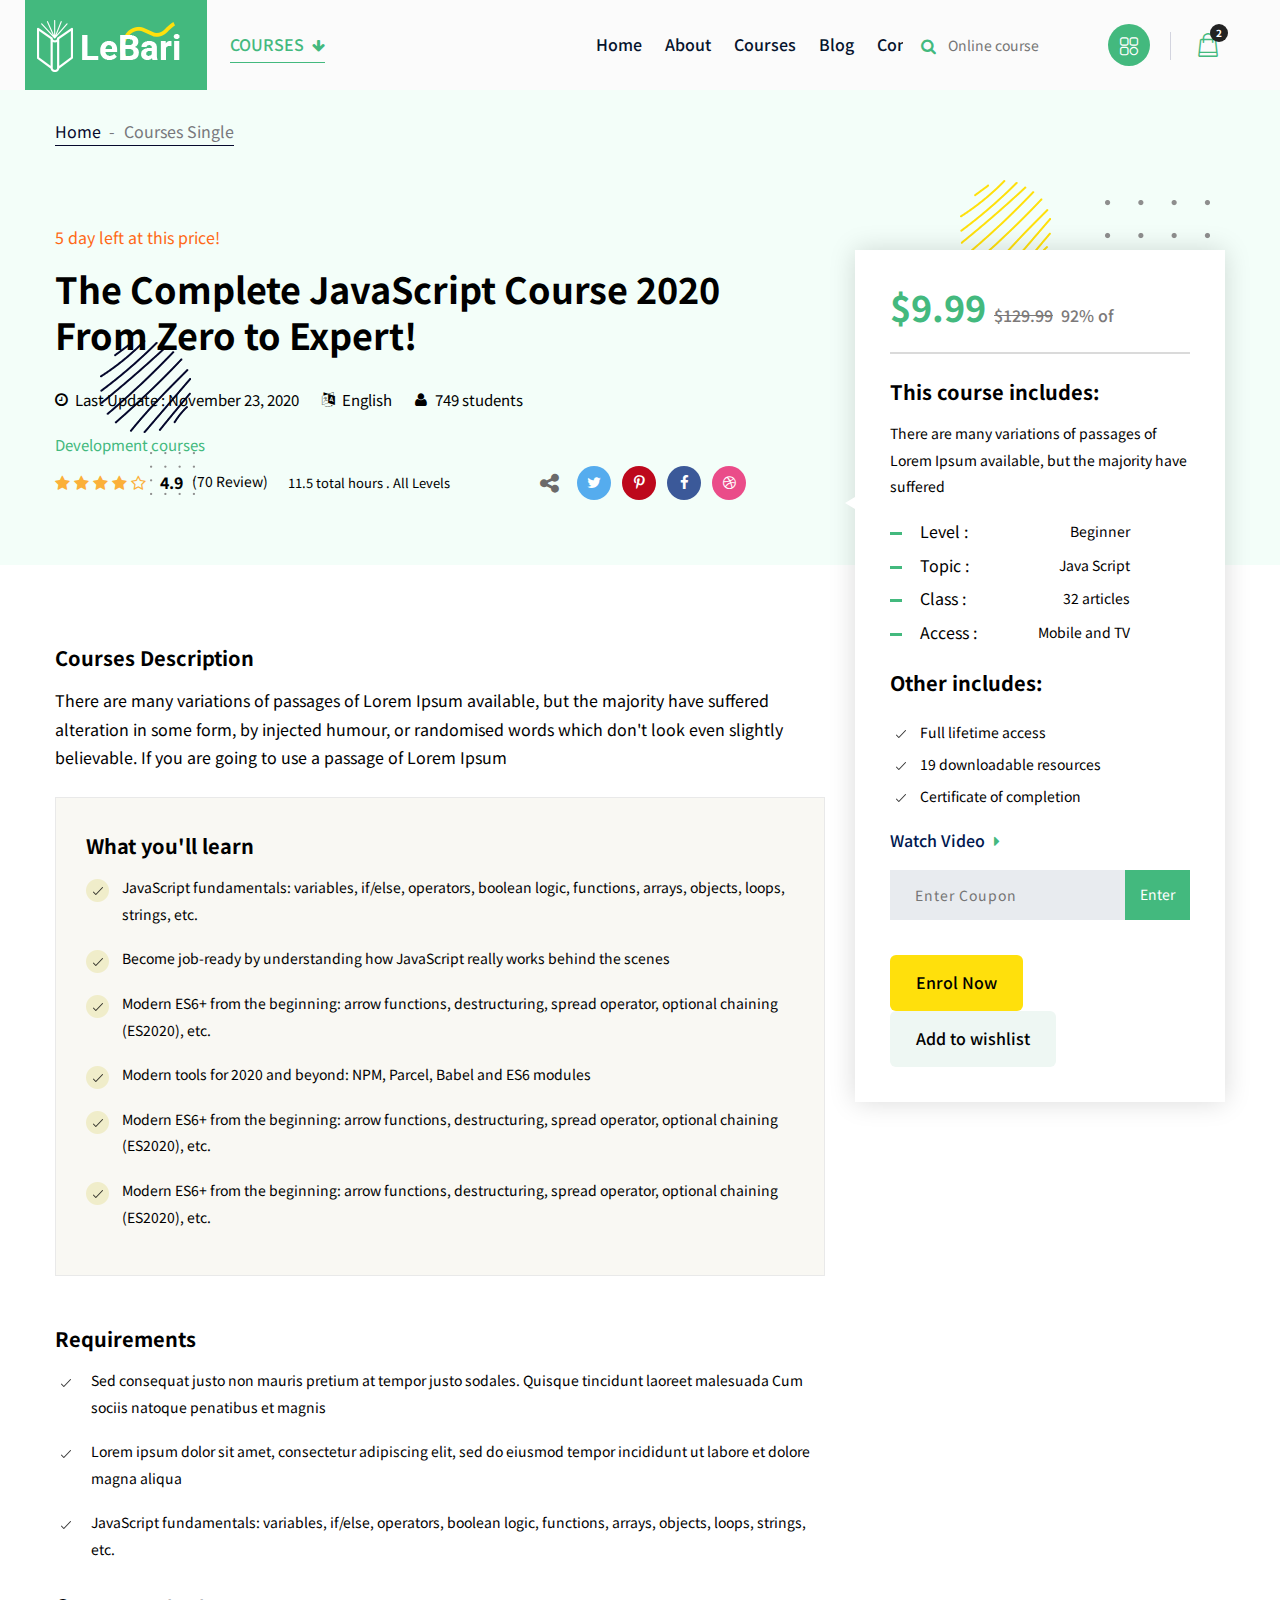
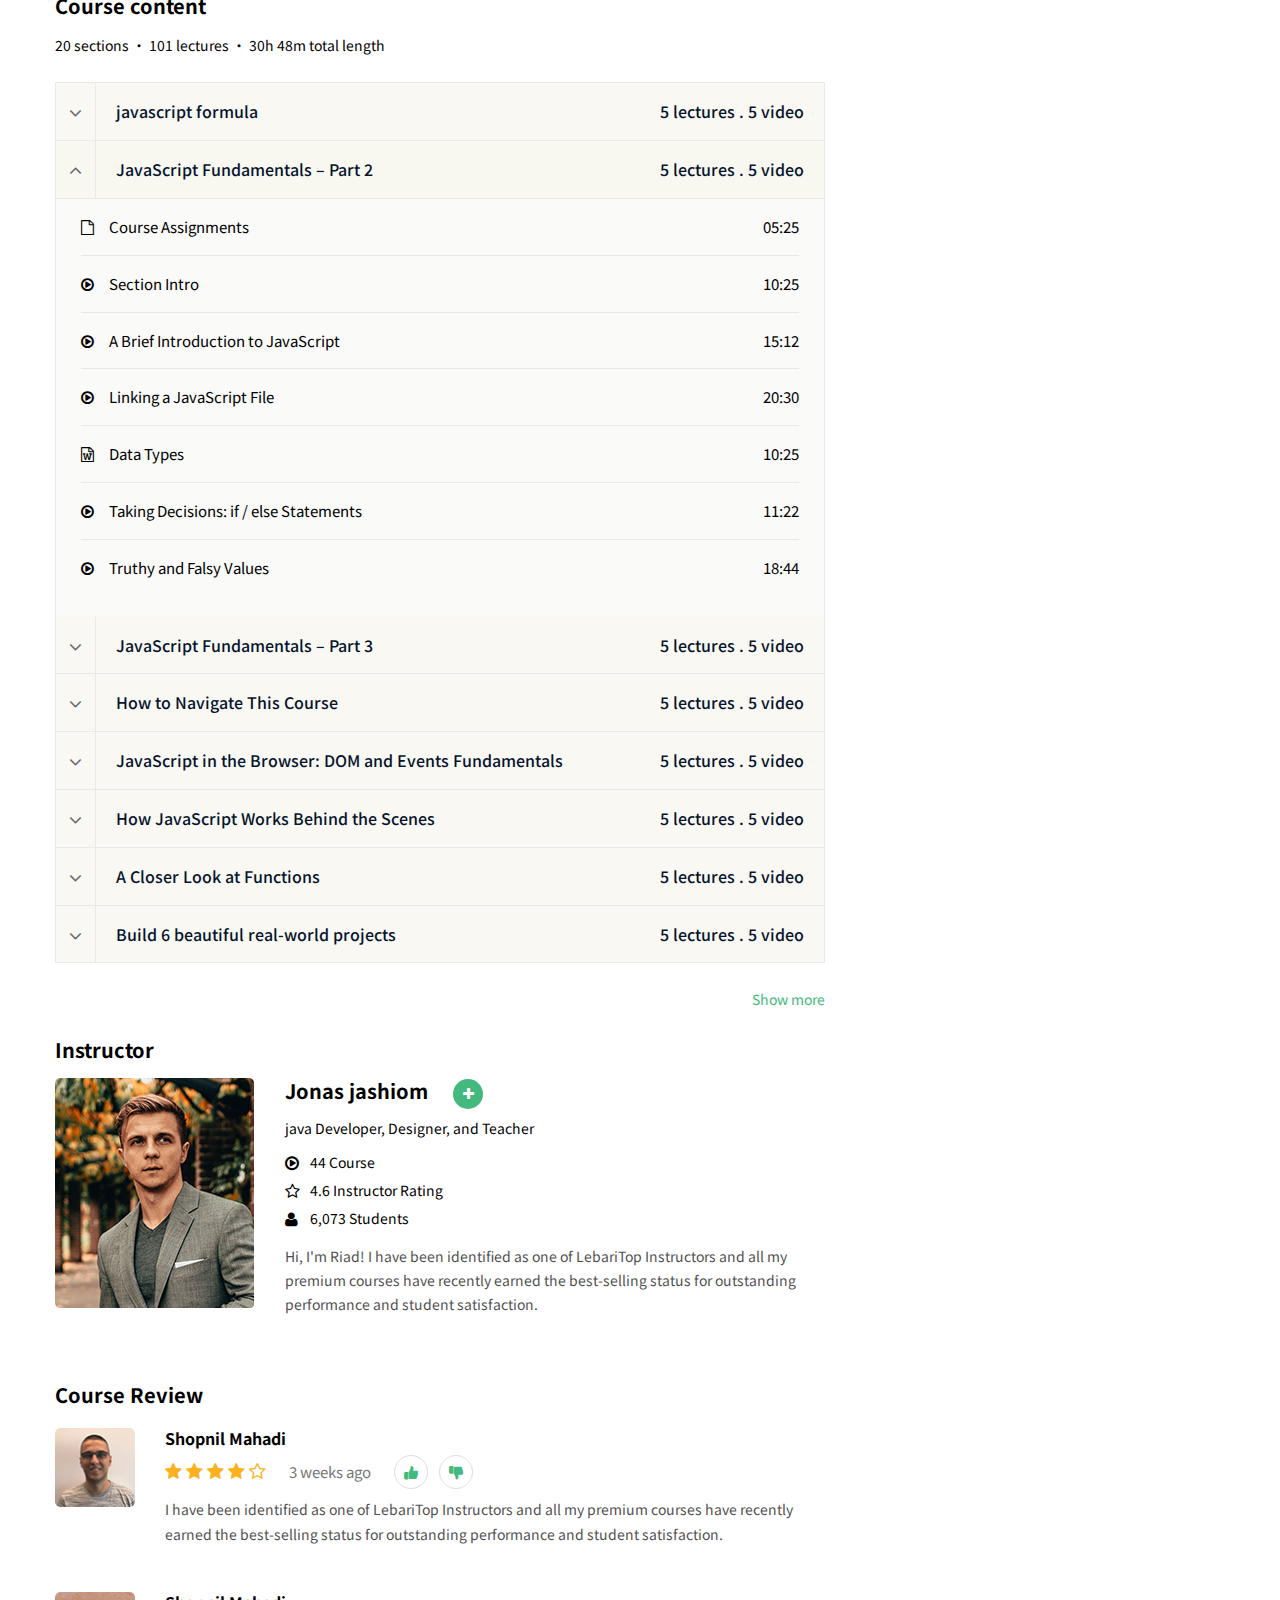
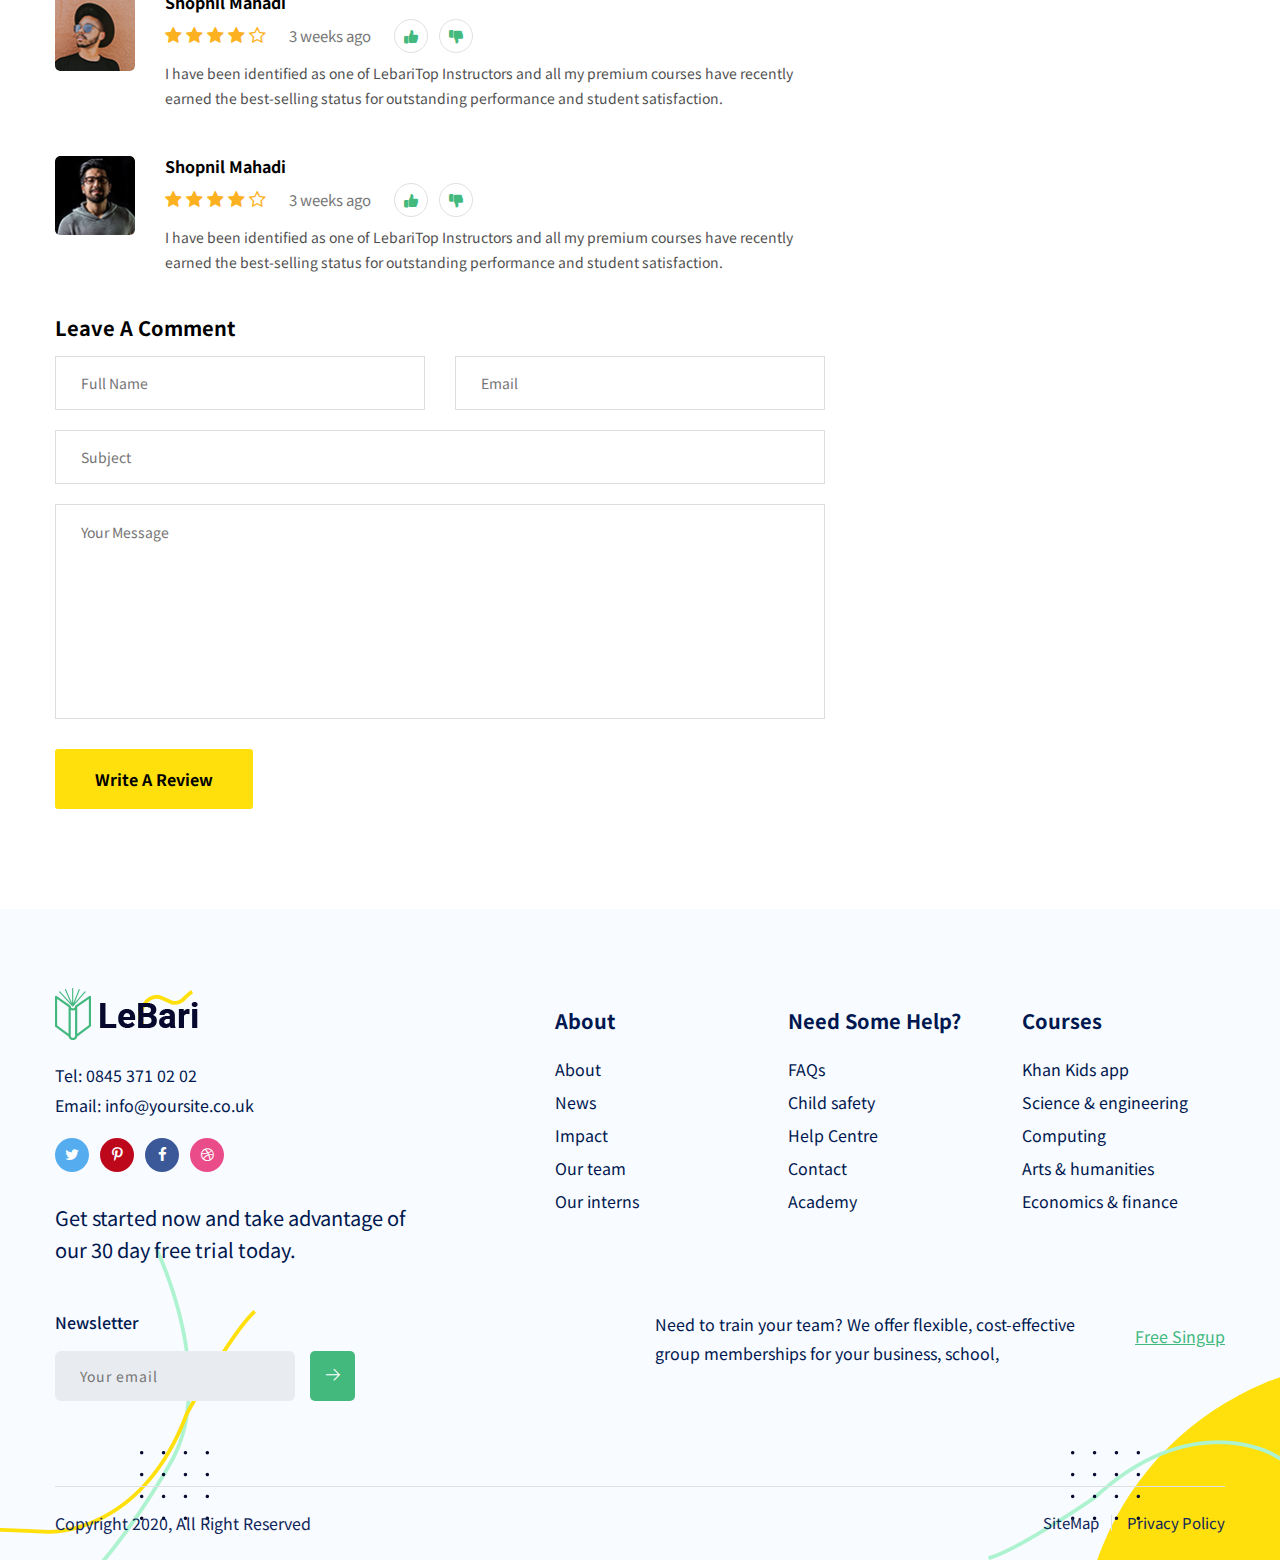
<file: course-detail.html>
<!DOCTYPE html>
<html>

<!-- Mirrored from themazine.com/html/Lebari_new/lebari/lebari/course-detail.html by HTTrack Website Copier/3.x [XR&CO'2014], Tue, 02 Jul 2024 22:36:53 GMT -->
<head>
<meta charset="utf-8">
<title>LeBari Education HTML-5 Template | Course Detail</title>
<!-- Stylesheets -->
<link href="css/bootstrap.css" rel="stylesheet">
<link href="css/style.css" rel="stylesheet">
<link href="css/responsive.css" rel="stylesheet">

<link href="https://fonts.googleapis.com/css2?family=Noto+Sans+TC:wght@100;300;400;500;700;900&amp;display=swap" rel="stylesheet">

<link rel="shortcut icon" href="images/favicon.png" type="image/x-icon">
<link rel="icon" href="images/favicon.png" type="image/x-icon">

<!-- Responsive -->
<meta http-equiv="X-UA-Compatible" content="IE=edge">
<meta name="viewport" content="width=device-width, initial-scale=1.0, maximum-scale=1.0, user-scalable=0">

<!--[if lt IE 9]><script src="https://cdnjs.cloudflare.com/ajax/libs/html5shiv/3.7.3/html5shiv.js"></script><![endif]-->
<!--[if lt IE 9]><script src="js/respond.js"></script><![endif]-->
</head>

<body class="hidden-bar-wrapper">

<div class="page-wrapper">
 	
    <!-- Preloader -->
    <div class="preloader"></div>
 	
 	<!-- Main Header / Header Style Two -->
    <header class="main-header header-style-two">
    	
		<!--Header-Upper-->
        <div class="header-upper">
        	<div class="outer-container clearfix">
            	
				<div class="pull-left logo-box">
					<div class="logo"><a href="index.html"><img src="images/logo-2.png" alt="" title=""></a></div>
				</div>
				
				<div class="nav-outer clearfix">
					<!--Mobile Navigation Toggler-->
					<div class="mobile-nav-toggler"><span class="icon flaticon-menu"></span></div>
					<!-- Main Menu -->
					<nav class="main-menu navbar-expand-md">
						<div class="navbar-header">
							<!-- Toggle Button -->    	
							<button class="navbar-toggler" type="button" data-toggle="collapse" data-target="#navbarSupportedContent" aria-controls="navbarSupportedContent" aria-expanded="false" aria-label="Toggle navigation">
								<span class="icon-bar"></span>
								<span class="icon-bar"></span>
								<span class="icon-bar"></span>
							</button>
						</div>
						
						<div class="navbar-collapse collapse clearfix" id="navbarSupportedContent">
							<ul class="navigation clearfix">
								<li class="dropdown has-mega-menu"><a href="#"><span>Courses <i class="fa fa-arrow-down"></i></span></a>
									<div class="mega-menu">
										<!-- Upper Box -->
										<div class="upper-box">
											<div class="page-links-box">
												<a href="course.html" class="link"><span class="icon flaticon-bullhorn"></span>Marketing</a>
												<a href="course-2.html" class="link"><span class="icon flaticon-cyclist"></span>Lifestyle</a>
												<a href="course-3.html" class="link"><span class="icon flaticon-bar-chart"></span>Business</a>
												<a href="course-4.html" class="link"><span class="icon flaticon-software"></span>Software</a>
												<a href="course-3.html" class="link"><span class="icon flaticon-atom"></span>Science</a>
												<a href="course.html" class="link"><span class="icon flaticon-webpage"></span>IT Management</a>
												<a href="course-2.html" class="link"><span class="icon flaticon-language"></span>Language</a>
												<a href="course-3.html" class="link"><span class="icon flaticon-team"></span>Human Resources</a>
												<a href="course-4.html" class="link"><span class="icon flaticon-healthcare"></span>Health Care</a>
											</div>
										</div>
										<!-- Lower Box -->
										<div class="lower-box">
											<h3>Become an Instructor</h3>
											<div class="text">Top instructors from around the Neque convallis a cras semper auctor. <br> Libero id faucibus nisl tincidunt egetnvallis </div>
											<div class="btn-box">
												<a href="#" class="theme-btn btn-style-five">Start teaching today</a>
											</div>
											<div class="side-icon">
												<img src="images/resource/mega-menu-icon.png" alt="" />
											</div>
										</div>
									</div>
								</li>
								<li class="dropdown"><a href="#">Home</a>
									<ul>
										<li><a href="index.html">online course 1</a></li>
										<li><a href="index-2.html">online course 2</a></li>
										<li><a href="index-3.html">Coaching</a></li>
										<li><a href="index-4.html">Kindergarten</a></li>
										<li><a href="index-5.html">University <span class="new-page">New</span></a></li>
										<li class="dropdown"><a href="#">Header styles</a>
											<ul>
												<li><a href="index.html">Header Style 01</a></li>
												<li><a href="index-2.html">Header Style 02</a></li>
												<li><a href="index-3.html">Header Style 03</a></li>
												<li><a href="index-4.html">Header Style 04</a></li>
												<li><a href="index-5.html">Header Style 05 <span class="new-page">New</span></a></li>
											</ul>
										</li>
									</ul>
								</li>
								<li class="dropdown"><a href="#">About</a>
									<ul>
										<li><a href="about.html">About Us</a></li>
										<li><a href="faq.html">Faq</a></li>
										<li><a href="teacher.html">Teacher</a></li>
										<li><a href="profile.html">User Profile</a></li>
										<li><a href="membership.html">Membership</a></li>
										<li class="dropdown"><a href="#">Events</a>
											<ul>
												<li><a href="event.html">Events</a></li>
												<li><a href="event-detail.html">Events Detail</a></li>
											</ul>
										</li>
									</ul>
								</li>
								<li class="current dropdown"><a href="#">Courses</a>
									<ul>
										<li><a href="course.html">Courses</a></li>
										<li><a href="course-2.html">Courses 02</a></li>
										<li><a href="course-3.html">Courses 03</a></li>
										<li><a href="course-4.html">Courses 04</a></li>
										<li><a href="course-detail.html">Courses Detail</a></li>
									</ul>
								</li>
								<li class="dropdown"><a href="#">Blog</a>
									<ul>
										<li><a href="blog.html">Our Blog</a></li>
										<li><a href="blog-list.html">Blog List</a></li>
										<li><a href="blog-detail.html">Blog Detail</a></li>
										<li><a href="not-found.html">Not Found</a></li>
									</ul>
								</li>
								<li><a href="contact.html">Contact</a></li>
								<li><a href="donation.html">Donation</a></li>
							</ul>
						</div>
					</nav>
					
					<!-- Main Menu End-->
					<div class="outer-box clearfix">
						
						<!-- Search -->
						<div class="search-box">
							<form method="post" action="https://themazine.com/html/Lebari_new/lebari/lebari/contact.html">
								<div class="form-group">
									<input type="search" name="search-field" value="" placeholder="Online course" required>
									<button type="submit"><span class="icon fa fa-search"></span></button>
								</div>
							</form>
						</div>
						
						<!-- Cart Box -->
						<div class="cart-box">
							<div class="dropdown">
								<button class="cart-box-btn dropdown-toggle" type="button" id="dropdownMenu1" data-toggle="dropdown" aria-haspopup="true" aria-expanded="false"><span class="flaticon-shopping-bag-1"></span><span class="total-cart">2</span></button>
								<div class="dropdown-menu pull-right cart-panel" aria-labelledby="dropdownMenu1">

									<div class="cart-product">
										<div class="inner">
											<div class="cross-icon"><span class="icon fa fa-remove"></span></div>
											<div class="image"><img src="images/resource/post-thumb-1.jpg" alt="" /></div>
											<h3><a href="shop-single.html">Product 01</a></h3>
											<div class="quantity-text">Quantity 1</div>
											<div class="price">$99.00</div>
										</div>
									</div>
									<div class="cart-product">
										<div class="inner">
											<div class="cross-icon"><span class="icon fa fa-remove"></span></div>
											<div class="image"><img src="images/resource/post-thumb-2.jpg" alt="" /></div>
											<h3><a href="shop-single.html">Product 02</a></h3>
											<div class="quantity-text">Quantity 1</div>
											<div class="price">$99.00</div>
										</div>
									</div>
									<div class="cart-total">Sub Total: <span>$198</span></div>
									<ul class="btns-boxed">
										<li><a href="shoping-cart.html">View Cart</a></li>
										<li><a href="checkout.html">CheckOut</a></li>
									</ul>

								</div>
							</div>
						</div>
						
						<!-- Nav Btn -->
						<div class="nav-btn navSidebar-button"><span class="icon flaticon-menu-4"></span></div>
							
					</div>
				</div>
				
            </div>
        </div>
        <!--End Header Upper-->
        
		<!-- Sticky Header  -->
        <div class="sticky-header">
            <div class="auto-container clearfix">
                <!--Logo-->
                <div class="logo pull-left">
                    <a href="index.html" title=""><img src="images/logo.png" alt="" title=""></a>
                </div>
                <!--Right Col-->
                <div class="pull-right">
                    <!-- Main Menu -->
                    <nav class="main-menu">
                        <!--Keep This Empty / Menu will come through Javascript-->
                    </nav>
					<!-- Main Menu End-->
					
					<!-- Main Menu End-->
					<div class="outer-box clearfix">
						
					</div>
					
                </div>
            </div>
        </div>
		<!-- End Sticky Menu -->
    
		<!-- Mobile Menu  -->
        <div class="mobile-menu">
            <div class="menu-backdrop"></div>
            <div class="close-btn"><span class="icon flaticon-multiply"></span></div>
            
            <nav class="menu-box">
                <div class="nav-logo"><a href="index.html"><img src="images/logo.png" alt="" title=""></a></div>
                <div class="menu-outer"><!--Here Menu Will Come Automatically Via Javascript / Same Menu as in Header--></div>
            </nav>
        </div><!-- End Mobile Menu -->
	
    </header>
    <!-- End Main Header -->
	
	<!-- Sidebar Cart Item -->
	<div class="xs-sidebar-group info-group">
		<div class="xs-overlay xs-bg-black"></div>
		<div class="xs-sidebar-widget">
			<div class="sidebar-widget-container">
				<div class="widget-heading">
					<a href="#" class="close-side-widget">
						X
					</a>
				</div>
				<div class="sidebar-textwidget">
					
					<!-- Sidebar Info Content -->
					<div class="sidebar-info-contents">
						<div class="content-inner">
							<div class="logo">
								<a href="index.html"><img src="images/logo-2.png" alt="" /></a>
							</div>
							<div class="content-box">
								<h2>About Us</h2>
								<p class="text">The argument in favor of using filler text goes something like this: If you use real content in the Consulting Process, anytime you reach a review point you’ll end up reviewing and negotiating the content itself and not the design.</p>
								<a href="#" class="theme-btn btn-style-two"><span class="txt">Consultation</span></a>
							</div>
							<div class="contact-info">
								<h2>Contact Info</h2>
								<ul class="list-style-two">
									<li><span class="icon fa fa-location-arrow"></span>Chicago 12, Melborne City, USA</li>
									<li><span class="icon fa fa-phone"></span>(111) 111-111-1111</li>
									<li><span class="icon fa fa-envelope"></span>lebari@gmail.com</li>
									<li><span class="icon fa fa-clock-o"></span>Week Days: 09.00 to 18.00 Sunday: Closed</li>
								</ul>
							</div>
							<!-- Social Box -->
							<ul class="social-box">
								<li class="facebook"><a href="#" class="fa fa-facebook-f"></a></li>
								<li class="twitter"><a href="#" class="fa fa-twitter"></a></li>
								<li class="linkedin"><a href="#" class="fa fa-linkedin"></a></li>
								<li class="instagram"><a href="#" class="fa fa-instagram"></a></li>
								<li class="youtube"><a href="#" class="fa fa-youtube"></a></li>
							</ul>
						</div>
					</div>
					
				</div>
			</div>
		</div>
	</div>
	<!-- END sidebar widget item -->
	
	<!-- Cource Detail Banner Section -->
    <section class="cource-detail-banner-section">
		<div class="pattern-layer-one" style="background-image: url(images/icons/icon-5.png)"></div>
		<div class="pattern-layer-two" style="background-image: url(images/icons/icon-6.png)"></div>
		<div class="pattern-layer-three" style="background-image: url(images/icons/icon-4.png)"></div>
		<div class="pattern-layer-four" style="background-image: url(images/icons/icon-8.png)"></div>
		<div class="auto-container">
			<!-- Page Breadcrumb -->
			<ul class="page-breadcrumb">
				<li><a href="index.html">Home</a></li>
				<li>Courses Single</li>
			</ul>
			<div class="content-box">
				<div class="title">5 day left at this price!</div>
				<h2>The Complete JavaScript Course 2020 <br> From Zero to Expert!</h2>
				<ul class="course-info">
					<li><span class="icon fa fa-clock-o"></span>Last Update : November 23, 2020</li>
					<li><span class="icon fa fa-language"></span>English</li>
					<li><span class="icon fa fa-user"></span>749 students</li>
				</ul>
				<div class="development">Development courses</div>
				<div class="rating">
					<span class="fa fa-star"></span>
					<span class="fa fa-star"></span>
					<span class="fa fa-star"></span>
					<span class="fa fa-star"></span>
					<span class="fa fa-star-o"></span>
					<strong>4.9</strong>
					<i>(70 Review)</i>
				</div>
				<div class="hovers">11.5 total hours . All Levels  </div>
				
				<!-- Social Box -->
				<ul class="social-box">
					<span class="fa fa-share-alt"></span>
					<li class="twitter"><a target="_blank" href="http://twitter.com/" class="fa fa-twitter"></a></li>
					<li class="pinterest"><a target="_blank" href="http://pinterest.com/" class="fa fa-pinterest-p"></a></li>
					<li class="facebook"><a target="_blank" href="http://facebook.com/" class="fa fa-facebook-f"></a></li>
					<li class="dribbble"><a target="_blank" href="http://dribbble.com/" class="fa fa-dribbble"></a></li>
				</ul>
				
			</div>
		</div>
	</section>
	<!-- End Cource Detail Banner Section -->
	
	<!-- Course Detail Section -->
	<section class="course-detail-section">
		<div class="auto-container">
			<div class="row clearfix">
				
				<!-- Content Column -->
				<div class="content-column col-lg-8 col-md-12 col-sm-12">
					<div class="inner-column">
						<h5>Courses Description</h5>
						<p>There are many variations of passages of Lorem Ipsum available, but the majority have suffered alteration in some form, by injected humour, or randomised words which don't look even slightly believable. If you are going to use a passage of Lorem Ipsum</p>
						<div class="learn-box">
							<h5>What you'll learn</h5>
							<ul class="learn-list">
								<li>JavaScript fundamentals: variables, if/else, operators, boolean logic, functions, arrays, objects, loops, strings, etc.</li>
								<li>Become job-ready by understanding how JavaScript really works behind the scenes</li>
								<li>Modern ES6+ from the beginning: arrow functions, destructuring, spread operator, optional chaining (ES2020), etc.</li>
								<li>Modern tools for 2020 and beyond: NPM, Parcel, Babel and ES6 modules</li>
								<li>Modern ES6+ from the beginning: arrow functions, destructuring, spread operator, optional chaining (ES2020), etc.</li>
								<li>Modern ES6+ from the beginning: arrow functions, destructuring, spread operator, optional chaining (ES2020), etc.</li>
							</ul>
						</div>
						<h5>Requirements</h5>
						<ul class="learn-list-two">
							<li>Sed consequat justo non mauris pretium at tempor justo sodales. Quisque tincidunt laoreet malesuada Cum sociis natoque penatibus et magnis </li>
							<li>Lorem ipsum dolor sit amet, consectetur adipiscing elit, sed do eiusmod tempor incididunt ut labore et dolore magna aliqua</li>
							<li>JavaScript fundamentals: variables, if/else, operators, boolean logic, functions, arrays, objects, loops, strings, etc.</li>
						</ul>
						<h5>Course content</h5>
						<div class="total-lectures">20 sections • 101 lectures • 30h 48m total length</div>
						
						<!-- Accordion Box Two -->
						<ul class="accordion-box-two">
						
							<!-- Block -->
							<li class="accordion block">
								<div class="acc-btn">javascript formula <span class="side-text">5 lectures . 5 video </span> <div class="icon fa fa-angle-down"></div></div>
								<div class="acc-content">
									<div class="content">
										<ul class="accordion-list">
											<li><a href="#"><span class="list-icon fa fa-file-o"></span>Course Assignments <span class="time">05:25</span></a></li>
											<li><a class="lightbox-image" href="https://www.youtube.com/watch?v=kxPCFljwJws"><span class="list-icon fa fa-play-circle-o"></span>Section Intro <span class="time">10:25</span></a></li>
											<li><a class="lightbox-image" href="https://www.youtube.com/watch?v=kxPCFljwJws"><span class="list-icon fa fa-play-circle-o"></span>A Brief Introduction to JavaScript <span class="time">15:12</span></a></li>
											<li><a class="lightbox-image" href="https://www.youtube.com/watch?v=kxPCFljwJws"><span class="list-icon fa fa-play-circle-o"></span>Linking a JavaScript File <span class="time">20:30</span></a></li>
											<li><a href="#"><span class="list-icon fa fa-file-word-o"></span>Data Types <span class="time">10:25</span></a></li>
											<li><a class="lightbox-image" href="https://www.youtube.com/watch?v=kxPCFljwJws"><span class="list-icon fa fa-play-circle-o"></span>Taking Decisions: if / else Statements <span class="time">11:22</span></a></li>
											<li><a class="lightbox-image" href="https://www.youtube.com/watch?v=kxPCFljwJws"><span class="list-icon fa fa-play-circle-o"></span>Truthy and Falsy Values <span class="time">18:44</span></a></li>
										</ul>
									</div>
								</div>
							</li>
							
							<!--Block-->
							<li class="accordion block active-block">
								<div class="acc-btn active">JavaScript Fundamentals – Part 2 <span class="side-text">5 lectures . 5 video </span> <div class="icon fa fa-angle-down"></div></div>
								<div class="acc-content current">
									<div class="content">
										<ul class="accordion-list">
											<li><a href="#"><span class="list-icon fa fa-file-o"></span>Course Assignments <span class="time">05:25</span></a></li>
											<li><a class="lightbox-image" href="https://www.youtube.com/watch?v=kxPCFljwJws"><span class="list-icon fa fa-play-circle-o"></span>Section Intro <span class="time">10:25</span></a></li>
											<li><a class="lightbox-image" href="https://www.youtube.com/watch?v=kxPCFljwJws"><span class="list-icon fa fa-play-circle-o"></span>A Brief Introduction to JavaScript <span class="time">15:12</span></a></li>
											<li><a class="lightbox-image" href="https://www.youtube.com/watch?v=kxPCFljwJws"><span class="list-icon fa fa-play-circle-o"></span>Linking a JavaScript File <span class="time">20:30</span></a></li>
											<li><a href="#"><span class="list-icon fa fa-file-word-o"></span>Data Types <span class="time">10:25</span></a></li>
											<li><a class="lightbox-image" href="https://www.youtube.com/watch?v=kxPCFljwJws"><span class="list-icon fa fa-play-circle-o"></span>Taking Decisions: if / else Statements <span class="time">11:22</span></a></li>
											<li><a class="lightbox-image" href="https://www.youtube.com/watch?v=kxPCFljwJws"><span class="list-icon fa fa-play-circle-o"></span>Truthy and Falsy Values <span class="time">18:44</span></a></li>
										</ul>
									</div>
								</div>
							</li>
							
							<!-- Block -->
							<li class="accordion block">
								<div class="acc-btn">JavaScript Fundamentals – Part 3 <span class="side-text">5 lectures . 5 video </span> <div class="icon fa fa-angle-down"></div></div>
								<div class="acc-content">
									<div class="content">
										<ul class="accordion-list">
											<li><a href="#"><span class="list-icon fa fa-file-o"></span>Course Assignments <span class="time">05:25</span></a></li>
											<li><a class="lightbox-image" href="https://www.youtube.com/watch?v=kxPCFljwJws"><span class="list-icon fa fa-play-circle-o"></span>Section Intro <span class="time">10:25</span></a></li>
											<li><a class="lightbox-image" href="https://www.youtube.com/watch?v=kxPCFljwJws"><span class="list-icon fa fa-play-circle-o"></span>A Brief Introduction to JavaScript <span class="time">15:12</span></a></li>
											<li><a class="lightbox-image" href="https://www.youtube.com/watch?v=kxPCFljwJws"><span class="list-icon fa fa-play-circle-o"></span>Linking a JavaScript File <span class="time">20:30</span></a></li>
											<li><a href="#"><span class="list-icon fa fa-file-word-o"></span>Data Types <span class="time">10:25</span></a></li>
											<li><a class="lightbox-image" href="https://www.youtube.com/watch?v=kxPCFljwJws"><span class="list-icon fa fa-play-circle-o"></span>Taking Decisions: if / else Statements <span class="time">11:22</span></a></li>
											<li><a class="lightbox-image" href="https://www.youtube.com/watch?v=kxPCFljwJws"><span class="list-icon fa fa-play-circle-o"></span>Truthy and Falsy Values <span class="time">18:44</span></a></li>
										</ul>
									</div>
								</div>
							</li>
							
							<!-- Block -->
							<li class="accordion block">
								<div class="acc-btn">How to Navigate This Course <span class="side-text">5 lectures . 5 video </span> <div class="icon fa fa-angle-down"></div></div>
								<div class="acc-content">
									<div class="content">
										<ul class="accordion-list">
											<li><a href="#"><span class="list-icon fa fa-file-o"></span>Course Assignments <span class="time">05:25</span></a></li>
											<li><a class="lightbox-image" href="https://www.youtube.com/watch?v=kxPCFljwJws"><span class="list-icon fa fa-play-circle-o"></span>Section Intro <span class="time">10:25</span></a></li>
											<li><a class="lightbox-image" href="https://www.youtube.com/watch?v=kxPCFljwJws"><span class="list-icon fa fa-play-circle-o"></span>A Brief Introduction to JavaScript <span class="time">15:12</span></a></li>
											<li><a class="lightbox-image" href="https://www.youtube.com/watch?v=kxPCFljwJws"><span class="list-icon fa fa-play-circle-o"></span>Linking a JavaScript File <span class="time">20:30</span></a></li>
											<li><a href="#"><span class="list-icon fa fa-file-word-o"></span>Data Types <span class="time">10:25</span></a></li>
											<li><a class="lightbox-image" href="https://www.youtube.com/watch?v=kxPCFljwJws"><span class="list-icon fa fa-play-circle-o"></span>Taking Decisions: if / else Statements <span class="time">11:22</span></a></li>
											<li><a class="lightbox-image" href="https://www.youtube.com/watch?v=kxPCFljwJws"><span class="list-icon fa fa-play-circle-o"></span>Truthy and Falsy Values <span class="time">18:44</span></a></li>
										</ul>
									</div>
								</div>
							</li>
							
							<!-- Block -->
							<li class="accordion block">
								<div class="acc-btn">JavaScript in the Browser: DOM and Events Fundamentals <span class="side-text">5 lectures . 5 video </span> <div class="icon fa fa-angle-down"></div></div>
								<div class="acc-content">
									<div class="content">
										<ul class="accordion-list">
											<li><a href="#"><span class="list-icon fa fa-file-o"></span>Course Assignments <span class="time">05:25</span></a></li>
											<li><a class="lightbox-image" href="https://www.youtube.com/watch?v=kxPCFljwJws"><span class="list-icon fa fa-play-circle-o"></span>Section Intro <span class="time">10:25</span></a></li>
											<li><a class="lightbox-image" href="https://www.youtube.com/watch?v=kxPCFljwJws"><span class="list-icon fa fa-play-circle-o"></span>A Brief Introduction to JavaScript <span class="time">15:12</span></a></li>
											<li><a class="lightbox-image" href="https://www.youtube.com/watch?v=kxPCFljwJws"><span class="list-icon fa fa-play-circle-o"></span>Linking a JavaScript File <span class="time">20:30</span></a></li>
											<li><a href="#"><span class="list-icon fa fa-file-word-o"></span>Data Types <span class="time">10:25</span></a></li>
											<li><a class="lightbox-image" href="https://www.youtube.com/watch?v=kxPCFljwJws"><span class="list-icon fa fa-play-circle-o"></span>Taking Decisions: if / else Statements <span class="time">11:22</span></a></li>
											<li><a class="lightbox-image" href="https://www.youtube.com/watch?v=kxPCFljwJws"><span class="list-icon fa fa-play-circle-o"></span>Truthy and Falsy Values <span class="time">18:44</span></a></li>
										</ul>
									</div>
								</div>
							</li>
							
							<!-- Block -->
							<li class="accordion block">
								<div class="acc-btn">How JavaScript Works Behind the Scenes <span class="side-text">5 lectures . 5 video </span> <div class="icon fa fa-angle-down"></div></div>
								<div class="acc-content">
									<div class="content">
										<ul class="accordion-list">
											<li><a href="#"><span class="list-icon fa fa-file-o"></span>Course Assignments <span class="time">05:25</span></a></li>
											<li><a class="lightbox-image" href="https://www.youtube.com/watch?v=kxPCFljwJws"><span class="list-icon fa fa-play-circle-o"></span>Section Intro <span class="time">10:25</span></a></li>
											<li><a class="lightbox-image" href="https://www.youtube.com/watch?v=kxPCFljwJws"><span class="list-icon fa fa-play-circle-o"></span>A Brief Introduction to JavaScript <span class="time">15:12</span></a></li>
											<li><a class="lightbox-image" href="https://www.youtube.com/watch?v=kxPCFljwJws"><span class="list-icon fa fa-play-circle-o"></span>Linking a JavaScript File <span class="time">20:30</span></a></li>
											<li><a href="#"><span class="list-icon fa fa-file-word-o"></span>Data Types <span class="time">10:25</span></a></li>
											<li><a class="lightbox-image" href="https://www.youtube.com/watch?v=kxPCFljwJws"><span class="list-icon fa fa-play-circle-o"></span>Taking Decisions: if / else Statements <span class="time">11:22</span></a></li>
											<li><a class="lightbox-image" href="https://www.youtube.com/watch?v=kxPCFljwJws"><span class="list-icon fa fa-play-circle-o"></span>Truthy and Falsy Values <span class="time">18:44</span></a></li>
										</ul>
									</div>
								</div>
							</li>
							
							<!-- Block -->
							<li class="accordion block">
								<div class="acc-btn">A Closer Look at Functions <span class="side-text">5 lectures . 5 video </span> <div class="icon fa fa-angle-down"></div></div>
								<div class="acc-content">
									<div class="content">
										<ul class="accordion-list">
											<li><a href="#"><span class="list-icon fa fa-file-o"></span>Course Assignments <span class="time">05:25</span></a></li>
											<li><a class="lightbox-image" href="https://www.youtube.com/watch?v=kxPCFljwJws"><span class="list-icon fa fa-play-circle-o"></span>Section Intro <span class="time">10:25</span></a></li>
											<li><a class="lightbox-image" href="https://www.youtube.com/watch?v=kxPCFljwJws"><span class="list-icon fa fa-play-circle-o"></span>A Brief Introduction to JavaScript <span class="time">15:12</span></a></li>
											<li><a class="lightbox-image" href="https://www.youtube.com/watch?v=kxPCFljwJws"><span class="list-icon fa fa-play-circle-o"></span>Linking a JavaScript File <span class="time">20:30</span></a></li>
											<li><a href="#"><span class="list-icon fa fa-file-word-o"></span>Data Types <span class="time">10:25</span></a></li>
											<li><a class="lightbox-image" href="https://www.youtube.com/watch?v=kxPCFljwJws"><span class="list-icon fa fa-play-circle-o"></span>Taking Decisions: if / else Statements <span class="time">11:22</span></a></li>
											<li><a class="lightbox-image" href="https://www.youtube.com/watch?v=kxPCFljwJws"><span class="list-icon fa fa-play-circle-o"></span>Truthy and Falsy Values <span class="time">18:44</span></a></li>
										</ul>
									</div>
								</div>
							</li>
							
							<!-- Block -->
							<li class="accordion block">
								<div class="acc-btn">Build 6 beautiful real-world projects <span class="side-text">5 lectures . 5 video </span> <div class="icon fa fa-angle-down"></div></div>
								<div class="acc-content">
									<div class="content">
										<ul class="accordion-list">
											<li><a href="#"><span class="list-icon fa fa-file-o"></span>Course Assignments <span class="time">05:25</span></a></li>
											<li><a class="lightbox-image" href="https://www.youtube.com/watch?v=kxPCFljwJws"><span class="list-icon fa fa-play-circle-o"></span>Section Intro <span class="time">10:25</span></a></li>
											<li><a class="lightbox-image" href="https://www.youtube.com/watch?v=kxPCFljwJws"><span class="list-icon fa fa-play-circle-o"></span>A Brief Introduction to JavaScript <span class="time">15:12</span></a></li>
											<li><a class="lightbox-image" href="https://www.youtube.com/watch?v=kxPCFljwJws"><span class="list-icon fa fa-play-circle-o"></span>Linking a JavaScript File <span class="time">20:30</span></a></li>
											<li><a href="#"><span class="list-icon fa fa-file-word-o"></span>Data Types <span class="time">10:25</span></a></li>
											<li><a class="lightbox-image" href="https://www.youtube.com/watch?v=kxPCFljwJws"><span class="list-icon fa fa-play-circle-o"></span>Taking Decisions: if / else Statements <span class="time">11:22</span></a></li>
											<li><a class="lightbox-image" href="https://www.youtube.com/watch?v=kxPCFljwJws"><span class="list-icon fa fa-play-circle-o"></span>Truthy and Falsy Values <span class="time">18:44</span></a></li>
										</ul>
									</div>
								</div>
							</li>
							
						</ul>
						<!-- End Accordion Box -->
					
						<!-- Read More -->
						<div class="read-more">
							<a href="#">Show more</a>
						</div>
						
						<h5>Instructor</h5>
						
						<!-- Author Box -->
						<div class="author-box">
							<div class="box-inner">
								<div class="image">
									<img src="images/resource/author-4.jpg" alt="" />
								</div>
								<h6>Jonas jashiom <a href="profile.html" class="icon fa fa-plus"></a></h6>
								<div class="designation">java Developer, Designer, and Teacher</div>
								<ul class="list">
									<li><span class="icon fa fa-play-circle-o"></span>44 Course</li>
									<li><span class="icon fa fa-star-o"></span>4.6 Instructor Rating</li>
									<li><span class="icon fa fa-user"></span>6,073 Students</li>
								</ul>
								<div class="text">Hi, I'm Riad! I have been identified as one of LebariTop Instructors and all my premium courses have recently earned the best-selling status for outstanding performance and student satisfaction.</div>
							</div>
						</div>
						
						<!-- Comment Area -->
						<div class="comments-area">
							<div class="group-title">
								<h5>Course Review</h5>
							</div>
							
							<div class="comment-box">
								<!-- Comment -->
								<div class="comment">
									<div class="author-thumb"><img src="images/resource/author-5.jpg" alt=""></div>
									<div class="comment-info clearfix">
										<strong>Shopnil Mahadi</strong>
										<div class="rating">
											<span class="fa fa-star"></span>
											<span class="fa fa-star"></span>
											<span class="fa fa-star"></span>
											<span class="fa fa-star"></span>
											<span class="fa fa-star-o"></span>
										</div>
										<div class="comment-time">3 weeks ago</div>
										<ul class="like-dislike">
											<li><a href="#" class="flaticon-like-1"></a></li>
											<li><a href="#" class="flaticon-dislike"></a></li>
										</ul>
									</div>
									<div class="text"> I have been identified as one of LebariTop Instructors and all my premium courses have recently earned the best-selling status for outstanding performance and student satisfaction.</div>
								</div>
								<!-- Comment -->
								<div class="comment">
									<div class="author-thumb"><img src="images/resource/author-6.jpg" alt=""></div>
									<div class="comment-info clearfix">
										<strong>Shopnil Mahadi</strong>
										<div class="rating">
											<span class="fa fa-star"></span>
											<span class="fa fa-star"></span>
											<span class="fa fa-star"></span>
											<span class="fa fa-star"></span>
											<span class="fa fa-star-o"></span>
										</div>
										<div class="comment-time">3 weeks ago</div>
										<ul class="like-dislike">
											<li><a href="#" class="flaticon-like-1"></a></li>
											<li><a href="#" class="flaticon-dislike"></a></li>
										</ul>
									</div>
									<div class="text"> I have been identified as one of LebariTop Instructors and all my premium courses have recently earned the best-selling status for outstanding performance and student satisfaction.</div>
								</div>
								<!-- Comment -->
								<div class="comment">
									<div class="author-thumb"><img src="images/resource/author-7.jpg" alt=""></div>
									<div class="comment-info clearfix">
										<strong>Shopnil Mahadi</strong>
										<div class="rating">
											<span class="fa fa-star"></span>
											<span class="fa fa-star"></span>
											<span class="fa fa-star"></span>
											<span class="fa fa-star"></span>
											<span class="fa fa-star-o"></span>
										</div>
										<div class="comment-time">3 weeks ago</div>
										<ul class="like-dislike">
											<li><a href="#" class="flaticon-like-1"></a></li>
											<li><a href="#" class="flaticon-dislike"></a></li>
										</ul>
									</div>
									<div class="text"> I have been identified as one of LebariTop Instructors and all my premium courses have recently earned the best-selling status for outstanding performance and student satisfaction.</div>
								</div>
							</div>
						</div>
						<!-- End Comment Area -->
						
						<div class="comment-form">
									
							<div class="group-title"><h5>Leave A Comment</h5></div>
							
							<!--Comment Form-->
							<form method="post" action="https://themazine.com/html/Lebari_new/lebari/lebari/blog.html">
								<div class="row clearfix">
									
									<div class="col-lg-6 col-md-6 col-sm-12 form-group">
										<input type="text" name="username" placeholder="Full Name" required="">
									</div>
									
									<div class="col-lg-6 col-md-6 col-sm-12 form-group">
										<input type="email" name="email" placeholder="Email" required="">
									</div>
									
									<div class="col-lg-12 col-md-12 col-sm-12 form-group">
										<input type="text" name="subject" placeholder="Subject" required="">
									</div>
									
									<div class="col-lg-12 col-md-12 col-sm-12 form-group">
										<textarea class="darma" name="message" placeholder="Your Message"></textarea>
									</div>
									
									<div class="col-lg-12 col-md-12 col-sm-12 form-group">
										<button class="theme-btn btn-style-five" type="submit" name="submit-form">Write A Review</button>
									</div>
									
								</div>
							</form>
								
						</div>
						
					</div>
				</div>
				
				<!-- Info Column -->
				<div class="info-column col-lg-4 col-md-12 col-sm-12">
					<div class="inner-column">
						<div class="price">$9.99 <i>$129.99</i> <span>92% of</span></div>
						<h5>This course includes:</h5>
						<div class="text">There are many variations of passages of Lorem Ipsum available, but the majority have suffered </div>
						<ul class="level-list">
							<li>Level :<span>Beginner</span></li>
							<li>Topic :<span>Java Script</span></li>
							<li>Class :<span>32 articles</span></li>
							<li>Access :<span>Mobile and TV</span></li>
						</ul>
						<h5>Other includes:</h5>
						<ul class="level-list-two">
							<li>Full lifetime access</li>
							<li>19 downloadable resources</li>
							<li>Certificate of completion</li>
						</ul>
						
						<!-- Coupon Form -->
						<div class="coupon-form">
							<h6>Watch Video <span class="fa fa-caret-right"></span></h6>
							<form method="post" action="https://themazine.com/html/Lebari_new/lebari/lebari/contact.html">
								<div class="form-group">
									<input type="email" name="email" value="" placeholder="Enter Coupon" required>
									<button type="submit" class="submit-btn">Enter</button>
								</div>
							</form>
						</div>
						<div class="btns-box">
							<a href="#" class="theme-btn enrol-btn">Enrol Now</a>
							<a href="#" class="theme-btn wishlist-btn">Add to wishlist</a>
						</div>
					</div>
				</div>
				
			</div>
		</div>
	</section>
	<!-- End Course Detail Section -->
	
	<!-- Main Footer -->
    <footer class="main-footer">
		<div class="circle-layer"></div>
		<div class="pattern-layer-one" style="background-image: url(images/background/pattern-12.png)"></div>
		<div class="pattern-layer-two" style="background-image: url(images/background/pattern-13.png)"></div>
		<div class="pattern-layer-three" style="background-image: url(images/background/pattern-14.png)"></div>
		<div class="pattern-layer-four" style="background-image: url(images/background/pattern-13.png)"></div>
    	<div class="auto-container">
        	<!--Widgets Section-->
            <div class="widgets-section">
            	<div class="row clearfix">
                	
					<!-- Footer Column -->
					<div class="footer-column col-lg-5 col-md-12 col-sm-12">
						<div class="footer-widget logo-widget">
							<div class="logo">
								<a href="index.html"><img src="images/logo.png" alt="" /></a>
							</div>
							<ul class="info-list">
								<li>Tel:<a href="tel:+0845-371-02-02"> 0845 371 02 02</a></li>
								<li>Email:<a href="mailto:info@yoursite.co.uk"> info@yoursite.co.uk</a></li>
							</ul>
							<!-- Social Box -->
							<ul class="social-box">
								<li class="twitter"><a target="_blank" href="http://twitter.com/" class="fa fa-twitter"></a></li>
								<li class="pinterest"><a target="_blank" href="http://pinterest.com/" class="fa fa-pinterest-p"></a></li>
								<li class="facebook"><a target="_blank" href="http://facebook.com/" class="fa fa-facebook-f"></a></li>
								<li class="dribbble"><a target="_blank" href="http://dribbble.com/" class="fa fa-dribbble"></a></li>
							</ul>
							<div class="text">Get started now and take advantage of <br> our 30 day free trial today.</div>
						</div>
					</div>
					
					<!-- Footer Column -->
					<div class="footer-column col-lg-7 col-md-12 col-sm-12">
						<div class="row clearfix">
							<!-- Column -->
							<div class="column col-lg-4 col-md-4 col-sm-12">
								<h5>About</h5>
								<ul class="list">
									<li><a href="#">About</a></li>
									<li><a href="#">News</a></li>
									<li><a href="#">Impact</a></li>
									<li><a href="#">Our team</a></li>
									<li><a href="#">Our interns</a></li>
								</ul>
							</div>
							<!-- Column -->
							<div class="column col-lg-4 col-md-4 col-sm-12">
								<h5>Need some help?</h5>
								<ul class="list">
									<li><a href="#">FAQs</a></li>
									<li><a href="#">Child safety</a></li>
									<li><a href="#">Help Centre</a></li>
									<li><a href="#">Contact</a></li>
									<li><a href="#">Academy</a></li>
								</ul>
							</div>
							<!-- Column -->
							<div class="column col-lg-4 col-md-4 col-sm-12">
								<h5>Courses</h5>
								<ul class="list">
									<li><a href="#">Khan Kids app</a></li>
									<li><a href="#">Science & engineering</a></li>
									<li><a href="#">Computing</a></li>
									<li><a href="#">Arts & humanities</a></li>
									<li><a href="#">Economics & finance</a></li>
								</ul>
							</div>
							
						</div>
					</div>
					
				</div>
			</div>
			
			<!-- Lower Box -->
            <div class="lower-box">
            	<div class="row clearfix">
					<div class="col-lg-6 col-lg-6 col-sm-12">
						<!-- Subscribe Form -->
						<div class="subscribe-form">
							<h6>Newsletter</h6>
							<form method="post" action="https://themazine.com/html/Lebari_new/lebari/lebari/contact.html">
								<div class="form-group">
									<input type="email" name="email" value="" placeholder="Your email" required>
									<button type="submit" class="submit-btn"><span class="icon flaticon-right-arrow-2"></span></button>
								</div>
							</form>
						</div>
					</div>
					<div class="col-lg-6 col-lg-6 col-sm-12">
						<div class="text">Need to train your team? We offer flexible, cost-effective <br> group memberships for your business, school,</div>
						<a href="#" class="singup">Free Singup</a>
					</div>
				</div>
			</div>
			
			<!-- Footer Bottom -->
			<div class="footer-bottom">
				<div class="row clearfix">
					
					<!-- Copyright Column -->
					<div class="copyright-column col-lg-6 col-md-12 col-sm-12">
						<div class="copyright">Copyright 2020, All Right Reserved</div>
					</div>
					
					<!-- Nav Column -->
					<div class="nav-column col-lg-6 col-md-12 col-sm-12">
						<ul>
							<li><a href="about.html">SiteMap</a></li>
							<li><a href="about.html">Privacy Policy</a></li>
						</ul>
					</div>
					
				</div>
			</div>
			
		</div>
	</footer>
	
</div>
<!--End pagewrapper-->

<!--Scroll to top-->
<div class="scroll-to-top scroll-to-target" data-target="html"><span class="fa fa-arrow-up"></span></div>

<script src="js/jquery.js"></script>
<script src="js/popper.min.js"></script>
<script src="js/bootstrap.min.js"></script>
<script src="js/jquery.mCustomScrollbar.concat.min.js"></script>
<script src="js/jquery.fancybox.js"></script>
<script src="js/appear.js"></script>
<script src="js/parallax.min.js"></script>
<script src="js/tilt.jquery.min.js"></script>
<script src="js/jquery.paroller.min.js"></script>
<script src="js/owl.js"></script>
<script src="js/wow.js"></script>
<script src="js/nav-tool.js"></script>
<script src="js/jquery-ui.js"></script>
<script src="js/script.js"></script>

</body>

<!-- Mirrored from themazine.com/html/Lebari_new/lebari/lebari/course-detail.html by HTTrack Website Copier/3.x [XR&CO'2014], Tue, 02 Jul 2024 22:36:59 GMT -->
</html>
</file>
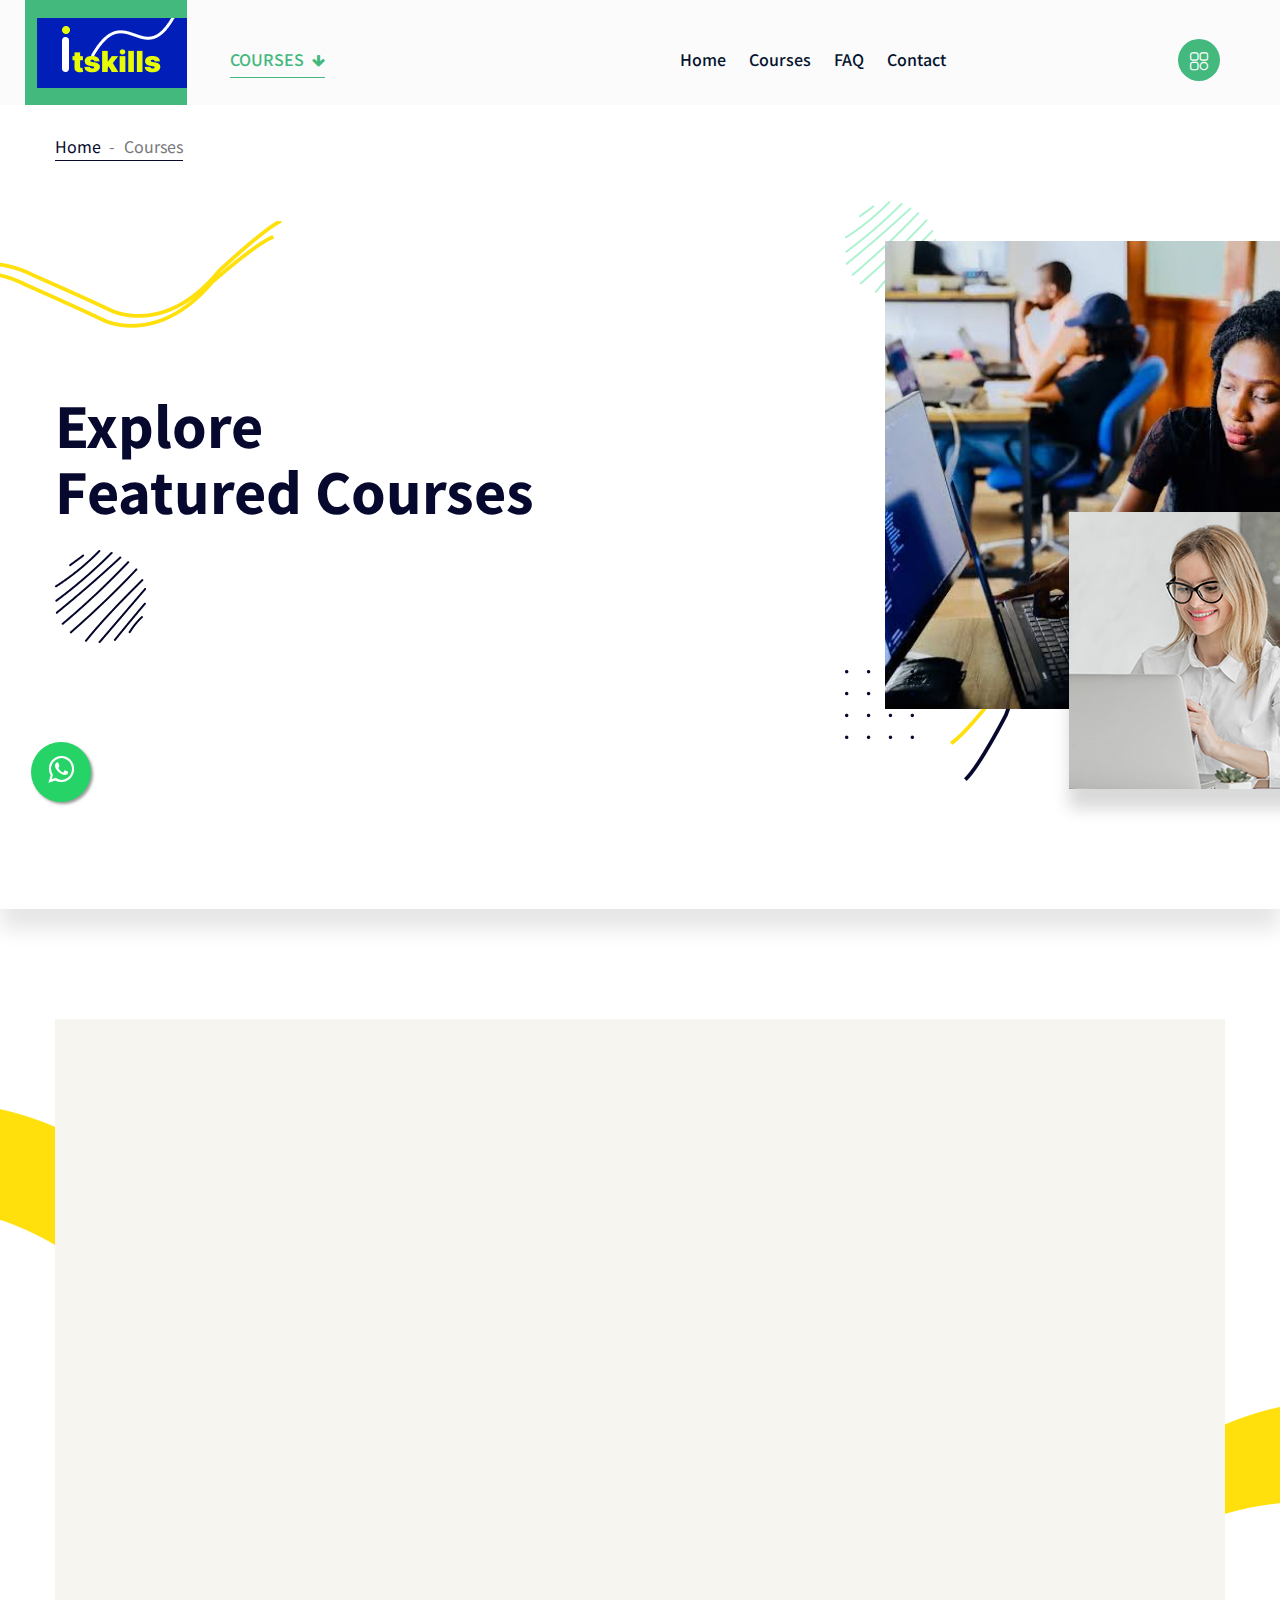
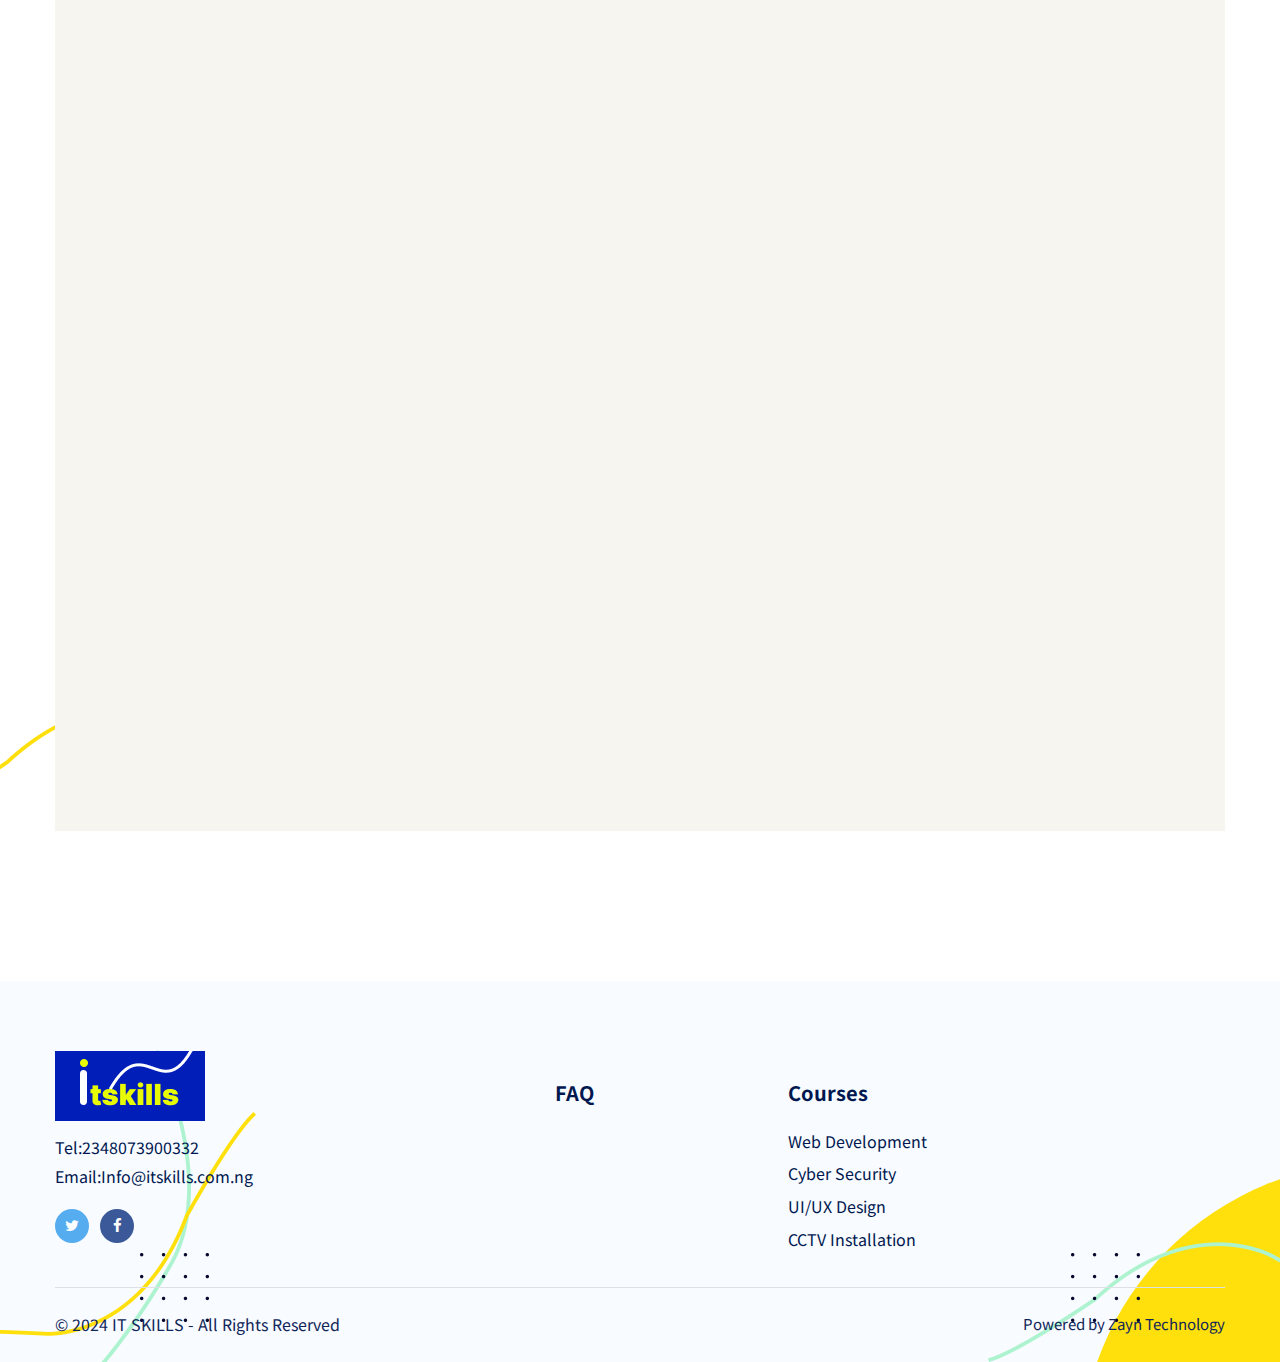
<file: course.html>
<!DOCTYPE html>
<html>

<!-- Mirrored from themazine.com/html/Lebari_new/lebari/lebari/course.html by HTTrack Website Copier/3.x [XR&CO'2014], Tue, 02 Jul 2024 22:29:33 GMT -->
<head>
<meta charset="utf-8">
<title> Course | IT SKILLS</title>
<!-- Stylesheets -->
<link href="css/bootstrap.css" rel="stylesheet">
<link href="css/style.css" rel="stylesheet">
<link href="css/responsive.css" rel="stylesheet">

<link href="https://fonts.googleapis.com/css2?family=Noto+Sans+TC:wght@100;300;400;500;700;900&amp;display=swap" rel="stylesheet">

<link rel="shortcut icon" href="images/logo5.png" type="image/x-icon">
<link rel="icon" href="images/logo5.png" type="image/x-icon">

<!-- Responsive -->
<meta http-equiv="X-UA-Compatible" content="IE=edge">
<meta name="viewport" content="width=device-width, initial-scale=1.0, maximum-scale=1.0, user-scalable=0">

<!--[if lt IE 9]><script src="https://cdnjs.cloudflare.com/ajax/libs/html5shiv/3.7.3/html5shiv.js"></script><![endif]-->
<!--[if lt IE 9]><script src="js/respond.js"></script><![endif]-->
</head>

<body class="hidden-bar-wrapper">
	<!--Start of Tawk.to Script-->
<script type="text/javascript">
	var Tawk_API=Tawk_API||{}, Tawk_LoadStart=new Date();
	(function(){
	var s1=document.createElement("script"),s0=document.getElementsByTagName("script")[0];
	s1.async=true;
	s1.src='https://embed.tawk.to/66b1ef621601a2195ba14d00/1i4jgu6h3';
	s1.charset='UTF-8';
	s1.setAttribute('crossorigin','*');
	s0.parentNode.insertBefore(s1,s0);
	})();
	</script>
	<!--End of Tawk.to Script-->

<div class="page-wrapper">
 	
    <!-- Preloader -->
    <!-- <div class="preloader"></div> -->
 	
 	<!-- Main Header / Header Style Two -->
	 <header class="main-header header-style-two">
    	
		<!--Header-Upper-->
        <div class="header-upper">
        	<div class="outer-container clearfix">
            	
				<div class="pull-left logo-box">
					<div class="logo"><a href="index.html"><img src="images/logo5.png" alt="" title=""></a></div>
				</div>
				
				<div class="nav-outer clearfix">
					<!--Mobile Navigation Toggler-->
					<div class="mobile-nav-toggler"><span class="icon flaticon-menu"></span></div>
					<!-- Main Menu -->
					<nav class="main-menu navbar-expand-md">
						<div class="navbar-header">
							<!-- Toggle Button -->    	
							<button class="navbar-toggler" type="button" data-toggle="collapse" data-target="#navbarSupportedContent" aria-controls="navbarSupportedContent" aria-expanded="false" aria-label="Toggle navigation">
								<span class="icon-bar"></span>
								<span class="icon-bar"></span>
								<span class="icon-bar"></span>
							</button>
						</div>
						
						<div class="navbar-collapse collapse clearfix" id="navbarSupportedContent">
							<ul class="navigation clearfix">
								<li class="dropdown has-mega-menu"><a href="#"><span>Courses <i class="fa fa-arrow-down"></i></span></a>
									<div class="mega-menu">
										<!-- Upper Box -->
										<div class="upper-box">
											<div class="page-links-box">
												<!-- <a href="course.html" class="link"><span class="icon flaticon-bullhorn"></span>UI/UX Design</a> -->
												<a href="course-detail -uiux.html" class="link"><span class="icon flaticon-cyclist"></span>UI/UX</a>
												<!-- <a href="course-3.html" class="link"><span class="icon flaticon-bar-chart"></span>Business</a> -->
												<a href="course-detail -web development.html" class="link"><span class="icon flaticon-software"></span>Web Development</a>
												<a href="course-detail -cybersecurity.html" class="link"><span class="icon flaticon-atom"></span>Cyber Security</a>
												<a href="course-detail -cctv.html" class="link"><span class="icon flaticon-webpage"></span>CCTV Installation</a>
												<!-- <a href="course-2.html" class="link"><span class="icon flaticon-language"></span>Language</a> -->
												<!-- <a href="course-3.html" class="link"><span class="icon flaticon-team"></span>Human Resources</a> -->
												<!-- <a href="course-4.html" class="link"><span class="icon flaticon-healthcare"></span>Health Care</a> -->
											</div>
										</div>
										<!-- Lower Box -->
										<div class="lower-box">
											<h3>Become an Instructor</h3>
											<div class="text">Seeking a highly skilled instructor to teach, Web development, UI/UX, <br>Cyber Security and CCTV Installation If you have expertise<br> in tyhis area and a passion for teaching, we'd love to hear from you.<br> Please email ITSKILLS at Info@itskills.com.ng with your qualifications and experience. Let's inspire learning together!</div>
											<div class="btn-box">
												<a href="contact.html" class="theme-btn btn-style-five">Start teaching today</a>
											</div>
											<div class="side-icon">
												<img src="images/resource/mega-menu-icon.png" alt="" />
											</div>
										</div>
									</div>
								</li>
								<li class=""><a href="index.html">Home</a>
									<!-- <ul>
										<li><a href="index.html">online course 1</a></li>
										<li><a href="index-2.html">online course 2</a></li>
										<li><a href="index-3.html">Coaching</a></li>
										<li><a href="index-4.html">Kindergarten</a></li>
										<li><a href="index-5.html">University <span class="new-page">New</span></a></li>
										<li class="dropdown"><a href="#">Header styles</a>
											<ul>
												<li><a href="index.html">Header Style 01</a></li>
												<li><a href="index-2.html">Header Style 02</a></li>
												<li><a href="index-3.html">Header Style 03</a></li>
												<li><a href="index-4.html">Header Style 04</a></li>
												<li><a href="index-5.html">Header Style 05 <span class="new-page">New</span></a></li>
											</ul>
										</li>
									</ul> -->
								</li>
								<li class=""><a href="course.html">Courses</a>
									<!-- <ul>
										<li><a href="course.html">Courses</a></li>
										<li><a href="course-2.html">Courses 02</a></li>
										<li><a href="course-3.html">Courses 03</a></li>
										<li><a href="course-4.html">Courses 04</a></li>
										<li><a href="course-detail.html">Courses Detail</a></li>
									</ul> -->
								</li>
								<li class=""><a href="faq.html">FAQ</a>
									<ul>
										<!-- <li><a href="about.html">About Us</a></li>
										<li><a href="faq.html">Faq</a></li> -->
										<!-- <li><a href="teacher.html">Teacher</a></li>
										<li><a href="profile.html">User Profile</a></li>
										<li><a href="membership.html">Membership</a></li>
										<li class="dropdown"><a href="#">Events</a>
											<ul>
												<li><a href="event.html">Events</a></li>
												<li><a href="event-detail.html">Events Detail</a></li>
											</ul>
										</li> -->
									</ul>
								</li>
								
								<!-- <li class="dropdown"><a href="#">Blog</a>
									<ul>
										<li><a href="blog.html">Our Blog</a></li>
										<li><a href="blog-list.html">Blog List</a></li>
										<li><a href="blog-detail.html">Blog Detail</a></li>
										<li><a href="not-found.html">Not Found</a></li>
									</ul>
								</li> -->
								<li><a href="contact.html">Contact</a></li>
								<!-- <li><a href="donation.html">Donation</a></li> -->
							</ul>
						</div>
					</nav>
					
					<!-- Main Menu End-->
					<div class="outer-box clearfix">
						
						<!-- Search -->
						<!-- <div class="search-box">
							<form method="post" action="https://themazine.com/html/Lebari_new/lebari/lebari/contact.html">
								<div class="form-group">
									<input type="search" name="search-field" value="" placeholder="Online course" required>
									<button type="submit"><span class="icon fa fa-search"></span></button>
								</div>
							</form>
						</div> -->
						
						<!-- Cart Box -->
						<!-- <div class="cart-box">
							<div class="dropdown">
								<button class="cart-box-btn dropdown-toggle" type="button" id="dropdownMenu1" data-toggle="dropdown" aria-haspopup="true" aria-expanded="false"><span class="flaticon-shopping-bag-1"></span><span class="total-cart">2</span></button>
								<div class="dropdown-menu pull-right cart-panel" aria-labelledby="dropdownMenu1">

									<div class="cart-product">
										<div class="inner">
											<div class="cross-icon"><span class="icon fa fa-remove"></span></div>
											<div class="image"><img src="images/resource/post-thumb-1.jpg" alt="" /></div>
											<h3><a href="shop-single.html">Product 01</a></h3>
											<div class="quantity-text">Quantity 1</div>
											<div class="price">$99.00</div>
										</div>
									</div>
									<div class="cart-product">
										<div class="inner">
											<div class="cross-icon"><span class="icon fa fa-remove"></span></div>
											<div class="image"><img src="images/resource/post-thumb-2.jpg" alt="" /></div>
											<h3><a href="shop-single.html">Product 02</a></h3>
											<div class="quantity-text">Quantity 1</div>
											<div class="price">$99.00</div>
										</div>
									</div>
									<div class="cart-total">Sub Total: <span>$198</span></div>
									<ul class="btns-boxed">
										<li><a href="shoping-cart.html">View Cart</a></li>
										<li><a href="checkout.html">CheckOut</a></li>
									</ul>

								</div>
							</div>
						</div> -->
						
						<!-- Nav Btn -->
						<div class="nav-btn navSidebar-button"><span class="icon flaticon-menu-4"></span></div>
							
					</div>
				</div>
				
            </div>
        </div>
        <!--End Header Upper-->
        
		<!-- Sticky Header  -->
        <div class="sticky-header">
            <div class="auto-container clearfix">
                <!--Logo-->
                <div class="logo pull-left">
                    <a href="index.html" title=""><img src="images/logo5.png" alt="" title=""></a>
                </div>
                <!--Right Col-->
                <div class="pull-right">
                    <!-- Main Menu -->
                    <nav class="main-menu">
                        <!--Keep This Empty / Menu will come through Javascript-->
                    </nav>
					<!-- Main Menu End-->
					
					<!-- Main Menu End-->
					<div class="outer-box clearfix">
						
					</div>
					
                </div>
            </div>
        </div>
		<!-- End Sticky Menu -->
    
		<!-- Mobile Menu  -->
        <div class="mobile-menu">
            <div class="menu-backdrop"></div>
            <div class="close-btn"><span class="icon flaticon-multiply"></span></div>
            
            <nav class="menu-box">
                <div class="nav-logo"><a href="index.html"><img src="images/logo5.png" alt="" title=""></a></div>
                <div class="menu-outer"><!--Here Menu Will Come Automatically Via Javascript / Same Menu as in Header--></div>
            </nav>
        </div><!-- End Mobile Menu -->
	
    </header>
    <!-- End Main Header -->
	
	<!-- Sidebar Cart Item -->
	<div class="xs-sidebar-group info-group">
		<div class="xs-overlay xs-bg-black"></div>
		<div class="xs-sidebar-widget">
			<div class="sidebar-widget-container">
				<div class="widget-heading">
					<a href="#" class="close-side-widget">
						X
					</a>
				</div>
				<div class="sidebar-textwidget">
					
					<!-- Sidebar Info Content -->
					<div class="sidebar-info-contents">
						<div class="content-inner">
							<div class="logo">
								<a href="index.html"><img src="images/logo5.png" alt="" /></a>
							</div>
							<div class="content-box">
								<h2>About Us</h2>
								<p class="text">Our approach combines the latest research with interactive, real-world training, empowering individuals with the knowledge, skills and expertise necessary to drive meaningful transformation and achieve lasting impact.<br><br>ITSKILLS is a subsidiary of Zayn Technology</p>
								<a href="contact.html" class="theme-btn btn-style-two"><span class="txt">Consultation</span></a>
							</div>
							<div class="contact-info">
								<h2>Contact Info</h2>
								<ul class="list-style-two">
									<li><span class="icon fa fa-location-arrow"></span>Harmony Estate Ajah, Lekki Lagos State Nigeria</li>
									<li><span class="icon fa fa-location-arrow"></span>NO 3 Church Road Opposite ECWA Church Gaa-Akanbi Ilorin Kwara State Nigeria</li>
									<li><span class="icon fa fa-phone"></span>(234) 8073900332</li>
									<li><span class="icon fa fa-envelope"></span>Info@itskills.com.ng</li>
									<li><span class="icon fa fa-clock-o"></span>Week Days: 09.00 to 18.00 Friday: Closed</li>
								</ul>
							</div>
							<!-- Social Box -->
							<ul class="social-box">
								<li class="facebook"><a href="#" class="fa fa-facebook-f"></a></li>
								<li class="twitter"><a href="#" class="fa fa-twitter"></a></li>
								<li class="linkedin"><a href="#" class="fa fa-linkedin"></a></li>
								<li class="instagram"><a href="#" class="fa fa-instagram"></a></li>
								<!-- <li class="youtube"><a href="#" class="fa fa-youtube"></a></li> -->
							</ul>
						</div>
					</div>
					
				</div>
			</div>
		</div>
	</div>
	<!-- END sidebar widget item -->
	
	<!-- Banner Section Three -->
    <section class="banner-section-three style-two">
		<div class="pattern-layer-two" style="background-image: url(images/background/pattern-21.png)"></div>
		<div class="auto-container">
			<!-- Page Breadcrumb -->
			<ul class="page-breadcrumb">
				<li><a href="index.html">Home</a></li>
				<li>Courses</li>
			</ul>
            <div class="row clearfix">
				
				<!-- Content Column -->
				<div class="content-column col-lg-8 col-md-12 col-sm-12">
					<div class="inner-column">
						<div class="pattern-layer-one" style="background-image: url(images/main-slider/pattern-1.png)"></div>
						<div class="icon-layer" style="background-image: url(images/icons/icon-2.png)"></div>
						<div class="icon-layer-two" style="background-image: url(images/icons/icon-5.png)"></div>
						<h2> Explore <br> Featured Courses</h2>
					</div>
				</div>
				
				<!-- Images Column -->
				<div class="image-column col-lg-4 col-md-12 col-sm-12">
					<div class="inner-column">
						<div class="icon-layer-three" style="background-image: url(images/icons/icon-3.png)"></div>
						<div class="icon-layer-four" style="background-image: url(images/icons/icon-2.png)"></div>
						<div class="icon-layer-five" style="background-image: url(images/icons/icon-4.png)"></div>
						<div class="image">
							<img src="images/resource/page-title-3.png" alt="" />
						</div>
						<div class="image-two">
							<img src="images/resource/page-title-4.jpg" alt="" />
						</div>
					</div>
				</div>
				
			</div>
		</div>
	</section>
	<!-- End Banner Section Three -->
	
	<!-- Courses Page Section -->
	<section class="courses-page-section">
		<div class="pattern-layer" style="background-image:url(images/background/pattern-22.png)"></div>
		<div class="pattern-layer-two" style="background-image:url(images/background/pattern-6.png)"></div>
		<div class="pattern-layer-three" style="background-image:url(images/background/pattern-19.png)"></div>
		<div class="pattern-layer-four" style="background-image:url(images/background/pattern-23.png)"></div>
		<div class="auto-container">
			<!-- Filter Box -->
			<div class="filter-box">
				<div class="box-inner">
					<div class="clearfix">
						
						
				
			</div>
			
			<div class="row clearfix">
				
				<!-- Course Column -->
				<div class="course-block col-lg-4 col-md-6 col-sm-12">
					<div class="inner-box wow fadeInLeft" data-wow-delay="0ms" data-wow-duration="1500ms">
						<div class="image">
							<a href="course-detail -web development.html"><img src="images/resource/course-4-4-4.png" alt="" /></a>
						</div>
						<div class="lower-content">
							<h4><a href="course-detail -web development.html">Frontend Web Development</a></h4>
							<!-- <div class="uni-name">University of Roehampton</div> -->
							<div class="rating">
								<!-- <span class="fa fa-star"></span>
								<span class="fa fa-star"></span>
								<span class="fa fa-star"></span>
								<span class="fa fa-star"></span>
								<span class="fa fa-star-o"></span>
								<strong>4.9</strong> -->
								<i>(4 Weeks)</i>
							</div>
							<div class="price">N35,000 <span>N150,000</span></div>
							<div class="clearfix">
								<!-- <div class="pull-left">
									<div class="hovers">11.5 total hours . All Levels  </div>
								</div> -->
								<div class="pull-right">
									<a href="course-detail -web development.html" class="enroll-now">ENROL NOW</a>
								</div>
							</div>
						</div>
					</div>
				</div>
				
				<!-- Course Column -->
				<div class="course-block col-lg-4 col-md-6 col-sm-12">
					<div class="inner-box wow fadeInUp" data-wow-delay="0ms" data-wow-duration="1500ms">
						<div class="image">
							<a href="course-detail -cybersecurity.html"><img src="images/resource/course-2-2.png" alt="" /></a>
						</div>
						<div class="lower-content">
							<h4><a href="course-detail -cybersecurity.html">Cyber Security</a></h4>
							<!-- <div class="uni-name">University of Roehampton</div> -->
							<div class="rating">
								<!-- <span class="fa fa-star"></span>
								<span class="fa fa-star"></span>
								<span class="fa fa-star"></span>
								<span class="fa fa-star"></span>
								<span class="fa fa-star-o"></span>
								<strong>4.9</strong> -->
								<i>(4 Weeks)</i>
							</div>
							<div class="price">N40,000 <span>N250,000</span></div>
							<div class="clearfix">
								<!-- <div class="pull-left">
									<div class="hovers">11.5 total hours . All Levels  </div>
								</div> -->
								<div class="pull-right">
									<a href="course-detail -cybersecurity.html" class="enroll-now">ENROL NOW</a>
								</div>
							</div>
						</div>
					</div>
				</div>
				
				<!-- Course Column -->
				<div class="course-block col-lg-4 col-md-6 col-sm-12">
					<div class="inner-box wow fadeInRight" data-wow-delay="0ms" data-wow-duration="1500ms">
						<div class="image">
							<a href="course-detail -uiux.html"><img src="images/resource/course-1-1.png" alt="" /></a>
						</div>
						<div class="lower-content">
							<h4><a href="course-detail -uiux.html">UI & UX Design</a></h4>
							<!-- <div class="uni-name">University of Roehampton</div> -->
							<div class="rating">
								<!-- <span class="fa fa-star"></span>
								<span class="fa fa-star"></span>
								<span class="fa fa-star"></span>
								<span class="fa fa-star"></span>
								<span class="fa fa-star-o"></span>
								<strong>4.9</strong> -->
								<i>(4 Weeks)</i>
							</div>
							<div class="price">N25,000 <span>N90,000</span></div>
							<div class="clearfix">
								<!-- <div class="pull-left">
									<div class="hovers">11.5 total hours . All Levels  </div>
								</div> -->
								<div class="pull-right">
									<a href="course-detail -uiux.html" class="enroll-now">ENROL NOW</a>
								</div>
							</div>
						</div>
					</div>
				</div>
				
				<!-- Course Column -->
				<div class="course-block col-lg-4 col-md-6 col-sm-12">
					<div class="inner-box wow fadeInLeft" data-wow-delay="0ms" data-wow-duration="1500ms">
						<div class="image">
							<a href="course-detail -cctv.html"><img src="images/resource/course-3-3.png" alt="" /></a>
						</div>
						<div class="lower-content">
							<h4><a href="course-detail -cctv.html">CCTV Installation</a></h4>
							<!-- <div class="uni-name">University of Roehampton</div> -->
							<div class="rating">
								<!-- <span class="fa fa-star"></span>
								<span class="fa fa-star"></span>
								<span class="fa fa-star"></span>
								<span class="fa fa-star"></span>
								<span class="fa fa-star-o"></span>
								<strong>4.9</strong> -->
								<i>(4 Weeks)</i>
							</div>
							<div class="price">N35,000 <span>N100,000</span></div>
							<div class="clearfix">
								<!-- <div class="pull-left">
									<div class="hovers">11.5 total hours . All Levels  </div>
								</div> -->
								<div class="pull-right">
									<a href="course-detail -cctv.html" class="enroll-now">ENROL NOW</a>
								</div>
							</div>
						</div>
					</div>
				</div>
				
				<!-- Course Column -->
				<!-- <div class="course-block col-lg-4 col-md-6 col-sm-12">
					<div class="inner-box wow fadeInUp" data-wow-delay="0ms" data-wow-duration="1500ms">
						<div class="image">
							<a href="course-detail.html"><img src="images/resource/course-9.jpg" alt="" /></a>
						</div>
						<div class="lower-content">
							<h4><a href="course-detail.html">Programming for Everybody Getting Started with Python</a></h4>
							<div class="uni-name">University of Roehampton</div>
							<div class="rating">
								<span class="fa fa-star"></span>
								<span class="fa fa-star"></span>
								<span class="fa fa-star"></span>
								<span class="fa fa-star"></span>
								<span class="fa fa-star-o"></span>
								<strong>4.9</strong>
								<i>(70 Review)</i>
							</div>
							<div class="price">$12 <span>$100.99</span></div>
							<div class="clearfix">
								<div class="pull-left">
									<div class="hovers">11.5 total hours . All Levels  </div>
								</div>
								<div class="pull-right">
									<a href="course-detail.html" class="enroll-now">ENROL NOW</a>
								</div>
							</div>
						</div>
					</div>
				</div> -->
				
				<!-- Course Column -->
				<!-- <div class="course-block col-lg-4 col-md-6 col-sm-12">
					<div class="inner-box wow fadeInRight" data-wow-delay="0ms" data-wow-duration="1500ms">
						<div class="image">
							<a href="course-detail.html"><img src="images/resource/course-10.jpg" alt="" /></a>
						</div>
						<div class="lower-content">
							<h4><a href="course-detail.html">Introduction to Forensic Science</a></h4>
							<div class="uni-name">University of Roehampton</div>
							<div class="rating">
								<span class="fa fa-star"></span>
								<span class="fa fa-star"></span>
								<span class="fa fa-star"></span>
								<span class="fa fa-star"></span>
								<span class="fa fa-star-o"></span>
								<strong>4.9</strong>
								<i>(70 Review)</i>
							</div>
							<div class="price">$12 <span>$100.99</span></div>
							<div class="clearfix">
								<div class="pull-left">
									<div class="hovers">11.5 total hours . All Levels  </div>
								</div>
								<div class="pull-right">
									<a href="course-detail.html" class="enroll-now">ENROL NOW</a>
								</div>
							</div>
						</div>
					</div>
				</div> -->
				
				<!-- Course Column -->
				<!-- <div class="course-block col-lg-4 col-md-6 col-sm-12">
					<div class="inner-box wow fadeInLeft" data-wow-delay="0ms" data-wow-duration="1500ms">
						<div class="image">
							<a href="course-detail.html"><img src="images/resource/course-11.jpg" alt="" /></a>
						</div>
						<div class="lower-content">
							<h4><a href="course-detail.html">Growth Mindsets for Teachers and Learners</a></h4>
							<div class="uni-name">University of Roehampton</div>
							<div class="rating">
								<span class="fa fa-star"></span>
								<span class="fa fa-star"></span>
								<span class="fa fa-star"></span>
								<span class="fa fa-star"></span>
								<span class="fa fa-star-o"></span>
								<strong>4.9</strong>
								<i>(70 Review)</i>
							</div>
							<div class="price">$12 <span>$100.99</span></div>
							<div class="clearfix">
								<div class="pull-left">
									<div class="hovers">11.5 total hours . All Levels  </div>
								</div>
								<div class="pull-right">
									<a href="course-detail.html" class="enroll-now">ENROL NOW</a>
								</div>
							</div>
						</div>
					</div>
				</div> -->
				
				<!-- Course Column -->
				<!-- <div class="course-block col-lg-4 col-md-6 col-sm-12">
					<div class="inner-box wow fadeInUp" data-wow-delay="0ms" data-wow-duration="1500ms">
						<div class="image">
							<a href="course-detail.html"><img src="images/resource/course-12.jpg" alt="" /></a>
						</div>
						<div class="lower-content">
							<h4><a href="course-detail.html">Programming for Everybody Getting Started with Python</a></h4>
							<div class="uni-name">University of Roehampton</div>
							<div class="rating">
								<span class="fa fa-star"></span>
								<span class="fa fa-star"></span>
								<span class="fa fa-star"></span>
								<span class="fa fa-star"></span>
								<span class="fa fa-star-o"></span>
								<strong>4.9</strong>
								<i>(70 Review)</i>
							</div>
							<div class="price">$12 <span>$100.99</span></div>
							<div class="clearfix">
								<div class="pull-left">
									<div class="hovers">11.5 total hours . All Levels  </div>
								</div>
								<div class="pull-right">
									<a href="course-detail.html" class="enroll-now">ENROL NOW</a>
								</div>
							</div>
						</div>
					</div>
				</div> -->
				
				<!-- Course Column -->
				<!-- <div class="course-block col-lg-4 col-md-6 col-sm-12">
					<div class="inner-box wow fadeInRight" data-wow-delay="0ms" data-wow-duration="1500ms">
						<div class="image">
							<a href="course-detail.html"><img src="images/resource/course-13.jpg" alt="" /></a>
						</div>
						<div class="lower-content">
							<h4><a href="course-detail.html">Introduction to Forensic Science</a></h4>
							<div class="uni-name">University of Roehampton</div>
							<div class="rating">
								<span class="fa fa-star"></span>
								<span class="fa fa-star"></span>
								<span class="fa fa-star"></span>
								<span class="fa fa-star"></span>
								<span class="fa fa-star-o"></span>
								<strong>4.9</strong>
								<i>(70 Review)</i>
							</div>
							<div class="price">$12 <span>$100.99</span></div>
							<div class="clearfix">
								<div class="pull-left">
									<div class="hovers">11.5 total hours . All Levels  </div>
								</div>
								<div class="pull-right">
									<a href="course-detail.html" class="enroll-now">ENROL NOW</a>
								</div>
							</div>
						</div>
					</div>
				</div> -->
				
			</div>
			
			<!-- Post Share Options -->
			<!-- <div class="styled-pagination text-center">
				<ul class="clearfix">
					<li><a href="#">01</a></li>
					<li><a href="#">02</a></li>
					<li class="active"><a href="#">03</a></li>
					<li><a href="#">04</a></li>
					<li><a href="#">05</a></li>
					<li class="next"><a href="#"><span class="fa fa-angle-double-right"></span> </a></li>
				</ul>
			</div> -->
			
		</div>
	</section>
	<!-- End Courses Page Section -->
	
	<!-- Main Footer -->
    <footer class="main-footer">
		<div class="circle-layer"></div>
		<div class="pattern-layer-one" style="background-image: url(images/background/pattern-12.png)"></div>
		<div class="pattern-layer-two" style="background-image: url(images/background/pattern-13.png)"></div>
		<div class="pattern-layer-three" style="background-image: url(images/background/pattern-14.png)"></div>
		<div class="pattern-layer-four" style="background-image: url(images/background/pattern-13.png)"></div>
    	<div class="auto-container">
        	<!--Widgets Section-->
            <div class="widgets-section">
            	<div class="row clearfix">
                	
					<!-- Footer Column -->
					<div class="footer-column col-lg-5 col-md-12 col-sm-12">
						<div class="footer-widget logo-widget">
							<div class="logo">
								<a href="index.html"><img src="images/logo5.png" alt="" /></a>
							</div>
							<ul class="info-list">
								<li>Tel:<a href="tel:+2348073900332">2348073900332</a></li>
								<li>Email:<a href="mailto:Info@itskills.com.ng">Info@itskills.com.ng</a></li>
							</ul>
							<!-- Social Box -->
							<ul class="social-box">
								<li class="twitter"><a target="_blank" href="http://twitter.com/" class="fa fa-twitter"></a></li>
								<!-- <li class="pinterest"><a target="_blank" href="http://pinterest.com/" class="fa fa-pinterest-p"></a></li> -->
								<li class="facebook"><a target="_blank" href="http://facebook.com/" class="fa fa-facebook-f"></a></li>
								<!-- <li class="dribbble"><a target="_blank" href="http://dribbble.com/" class="fa fa-dribbble"></a></li> -->
							</ul>
							<!-- <div class="text">Get started now and take advantage of <br> our 30 day free trial today.</div> -->
						</div>
					</div>
					
					<!-- Footer Column -->
					<div class="footer-column col-lg-7 col-md-12 col-sm-12">
						<div class="row clearfix">
							
							<!-- Column -->
							<div class="column col-lg-4 col-md-4 col-sm-12">
								<h5>FAQ</h5>
								<ul class="list">
									<!-- <li><a href="#">About</a></li>
									<li><a href="#">FAQ</a></li> -->
									<!-- <li><a href="#">Impact</a></li>
									<li><a href="#">Our team</a></li>
									<li><a href="#">Our interns</a></li> -->
								</ul>
							</div>
							<!-- Column -->
							<div class="column col-lg-4 col-md-4 col-sm-12">
								<h5>Courses</h5>
								<ul class="list">
									<li><a href="course-detail -web development.html">Web Development</a></li>
									<li><a href="course-detail -cybersecurity.html">Cyber Security</a></li>
									<li><a href="course-detail -uiux.html">UI/UX Design</a></li>
									<li><a href="course-detail -cctv.html">CCTV Installation</a></li>
									<!-- <li><a href="#">Academy</a></li> -->
								</ul>
							</div>
							<!-- Column -->
							<!-- <div class="column col-lg-4 col-md-4 col-sm-12">
								<h5>Courses</h5>
								<ul class="list">
									<li><a href="#">Khan Kids app</a></li>
									<li><a href="#">Science & engineering</a></li>
									<li><a href="#">Computing</a></li>
									<li><a href="#">Arts & humanities</a></li>
									<li><a href="#">Economics & finance</a></li>
								</ul>
							</div> -->
							
						</div>
					</div>
					
				</div>
			</div>
			
			<!-- Lower Box -->
            <!-- <div class="lower-box">
            	<div class="row clearfix">
					<div class="col-lg-6 col-lg-6 col-sm-12">
					
						<div class="subscribe-form">
							<h6>Newsletter</h6>
							<form method="post" action="https://themazine.com/html/Lebari_new/lebari/lebari/contact.html">
								<div class="form-group">
									<input type="email" name="email" value="" placeholder="Your email" required>
									<button type="submit" class="submit-btn"><span class="icon flaticon-right-arrow-2"></span></button>
								</div>
							</form>
						</div>
					</div>
					<div class="col-lg-6 col-lg-6 col-sm-12">
						<div class="text">Need to train your team? We offer flexible, cost-effective <br> group memberships for your business, school,</div>
						<a href="#" class="singup">Free Singup</a>
					</div>
				</div>
			</div> -->
			
			<!-- Footer Bottom -->
			<div class="footer-bottom">
				<div class="row clearfix">
					
					<!-- Copyright Column -->
					<div class="copyright-column col-lg-6 col-md-12 col-sm-12">
						<div class="copyright">© 2024 IT SKILLS - All Rights Reserved</div>
					</div>
					
					<!-- Nav Column -->
					<div class="nav-column col-lg-6 col-md-12 col-sm-12">
						<ul>
							<li><a href="https://zayntechnology.com.ng">Powered by Zayn Technology</a></li>
							<!-- <li><a href="about.html">Privacy Policy</a></li> -->
						</ul>
					</div>
					
				</div>
			</div>
			
		</div>
	</footer>
	
</div>
<a
		href="https://wa.me/2348073900332"
		class="whatsapp_float"
		target="_blank"
		rel="noopener noreferrer"
	  >
		<i class="fa fa-whatsapp whatsapp-icon"></i>
	  </a>
<!--End pagewrapper-->

<!--Scroll to top-->
<div class="scroll-to-top scroll-to-target" data-target="html"><span class="fa fa-arrow-up"></span></div>

<script src="js/jquery.js"></script>
<script src="js/popper.min.js"></script>
<script src="js/bootstrap.min.js"></script>
<script src="js/jquery.mCustomScrollbar.concat.min.js"></script>
<script src="js/jquery.fancybox.js"></script>
<script src="js/appear.js"></script>
<script src="js/parallax.min.js"></script>
<script src="js/tilt.jquery.min.js"></script>
<script src="js/jquery.paroller.min.js"></script>
<script src="js/owl.js"></script>
<script src="js/wow.js"></script>
<script src="js/nav-tool.js"></script>
<script src="js/jquery-ui.js"></script>
<script src="js/script.js"></script>

</body>

<!-- Mirrored from themazine.com/html/Lebari_new/lebari/lebari/course.html by HTTrack Website Copier/3.x [XR&CO'2014], Tue, 02 Jul 2024 22:30:10 GMT -->
</html>
</file>
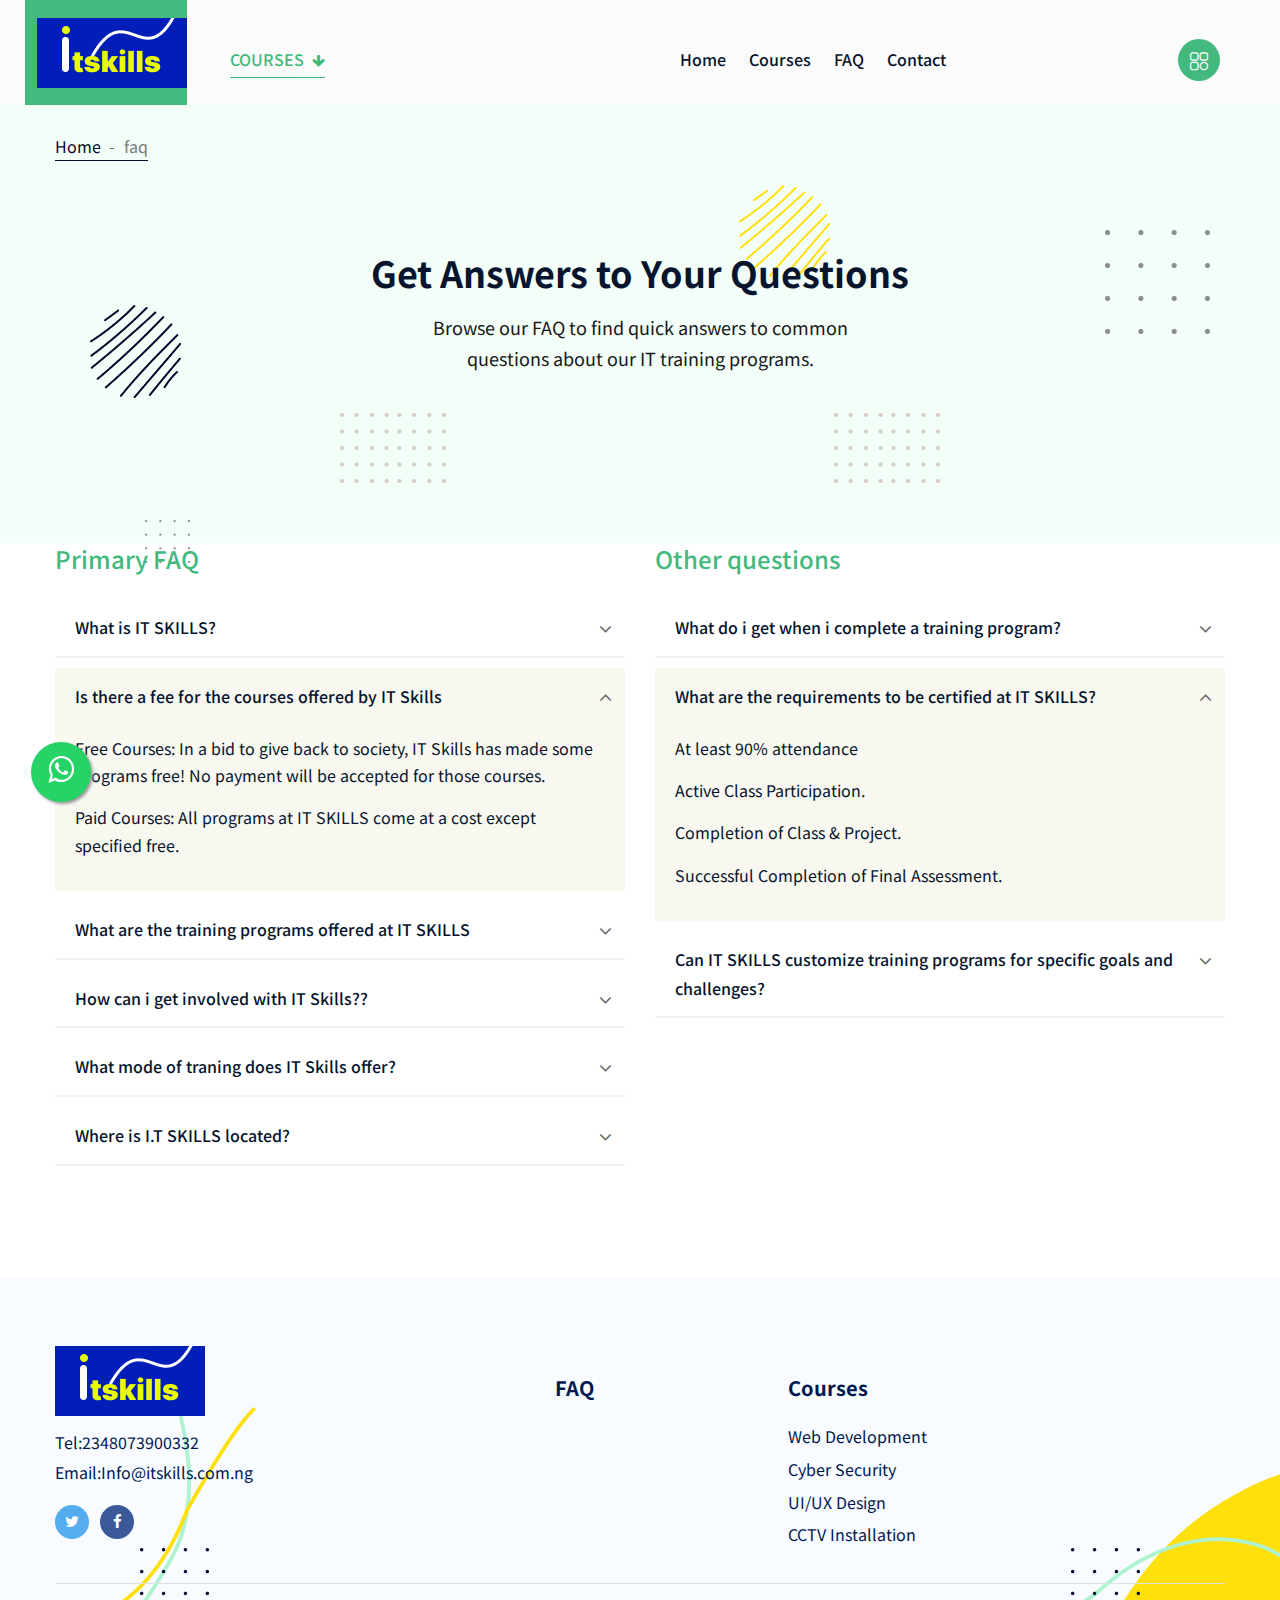
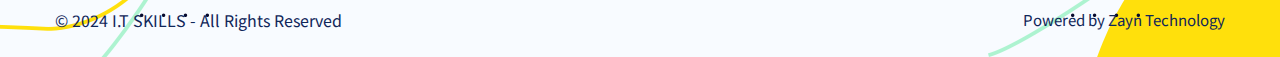
<file: faq.html>
<!DOCTYPE html>
<html>

<!-- Mirrored from themazine.com/html/Lebari_new/lebari/lebari/faq.html by HTTrack Website Copier/3.x [XR&CO'2014], Tue, 02 Jul 2024 22:36:23 GMT -->
<head>
<meta charset="utf-8">
<title>FAQ | IT SKILLS</title>
<!-- Stylesheets -->
<link href="css/bootstrap.css" rel="stylesheet">
<link href="css/style.css" rel="stylesheet">
<link href="css/responsive.css" rel="stylesheet">

<link href="https://fonts.googleapis.com/css2?family=Noto+Sans+TC:wght@100;300;400;500;700;900&amp;display=swap" rel="stylesheet">

<link rel="shortcut icon" href="images/logo5.png" type="image/x-icon">
<link rel="icon" href="images/logo5.png" type="image/x-icon">

<!-- Responsive -->
<meta http-equiv="X-UA-Compatible" content="IE=edge">
<meta name="viewport" content="width=device-width, initial-scale=1.0, maximum-scale=1.0, user-scalable=0">

<!--[if lt IE 9]><script src="https://cdnjs.cloudflare.com/ajax/libs/html5shiv/3.7.3/html5shiv.js"></script><![endif]-->
<!--[if lt IE 9]><script src="js/respond.js"></script><![endif]-->
</head>

<body class="hidden-bar-wrapper">
	<!--Start of Tawk.to Script-->
<script type="text/javascript">
	var Tawk_API=Tawk_API||{}, Tawk_LoadStart=new Date();
	(function(){
	var s1=document.createElement("script"),s0=document.getElementsByTagName("script")[0];
	s1.async=true;
	s1.src='https://embed.tawk.to/66b1ef621601a2195ba14d00/1i4jgu6h3';
	s1.charset='UTF-8';
	s1.setAttribute('crossorigin','*');
	s0.parentNode.insertBefore(s1,s0);
	})();
	</script>
	<!--End of Tawk.to Script-->

<div class="page-wrapper">
 	
    <!-- Preloader -->
    <!-- <div class="preloader"></div> -->
 	
 	<!-- Main Header / Header Style Two -->
	 <header class="main-header header-style-two">
    	
		<!--Header-Upper-->
        <div class="header-upper">
        	<div class="outer-container clearfix">
            	
				<div class="pull-left logo-box">
					<div class="logo"><a href="index.html"><img src="images/logo5.png" alt="" title=""></a></div>
				</div>
				
				<div class="nav-outer clearfix">
					<!--Mobile Navigation Toggler-->
					<div class="mobile-nav-toggler"><span class="icon flaticon-menu"></span></div>
					<!-- Main Menu -->
					<nav class="main-menu navbar-expand-md">
						<div class="navbar-header">
							<!-- Toggle Button -->    	
							<button class="navbar-toggler" type="button" data-toggle="collapse" data-target="#navbarSupportedContent" aria-controls="navbarSupportedContent" aria-expanded="false" aria-label="Toggle navigation">
								<span class="icon-bar"></span>
								<span class="icon-bar"></span>
								<span class="icon-bar"></span>
							</button>
						</div>
						
						<div class="navbar-collapse collapse clearfix" id="navbarSupportedContent">
							<ul class="navigation clearfix">
								<li class="dropdown has-mega-menu"><a href="#"><span>Courses <i class="fa fa-arrow-down"></i></span></a>
									<div class="mega-menu">
										<!-- Upper Box -->
										<div class="upper-box">
											<div class="page-links-box">
												<!-- <a href="course.html" class="link"><span class="icon flaticon-bullhorn"></span>UI/UX Design</a> -->
												<a href="course-detail -uiux.html" class="link"><span class="icon flaticon-cyclist"></span>UI/UX</a>
												<!-- <a href="course-3.html" class="link"><span class="icon flaticon-bar-chart"></span>Business</a> -->
												<a href="course-detail -web development.html" class="link"><span class="icon flaticon-software"></span>Web Development</a>
												<a href="course-detail -cybersecurity.html" class="link"><span class="icon flaticon-atom"></span>Cyber Security</a>
												<a href="course-detail -cctv.html" class="link"><span class="icon flaticon-webpage"></span>CCTV Installation</a>
												<!-- <a href="course-2.html" class="link"><span class="icon flaticon-language"></span>Language</a> -->
												<!-- <a href="course-3.html" class="link"><span class="icon flaticon-team"></span>Human Resources</a> -->
												<!-- <a href="course-4.html" class="link"><span class="icon flaticon-healthcare"></span>Health Care</a> -->
											</div>
										</div>
										<!-- Lower Box -->
										<div class="lower-box">
											<h3>Become an Instructor</h3>
											<div class="text">Seeking a highly skilled instructor to teach, Web development, UI/UX, <br>Cyber Security and CCTV Installation If you have expertise<br> in tyhis area and a passion for teaching, we'd love to hear from you.<br> Please email ITSKILLS at Info@itskills.com.ng with your qualifications and experience. Let's inspire learning together!</div>
											<div class="btn-box">
												<a href="contact.html" class="theme-btn btn-style-five">Start teaching today</a>
											</div>
											<div class="side-icon">
												<img src="images/resource/mega-menu-icon.png" alt="" />
											</div>
										</div>
									</div>
								</li>
								<li class="dropdown"><a href="index.html">Home</a>
									<!-- <ul>
										<li><a href="index.html">online course 1</a></li>
										<li><a href="index-2.html">online course 2</a></li>
										<li><a href="index-3.html">Coaching</a></li>
										<li><a href="index-4.html">Kindergarten</a></li>
										<li><a href="index-5.html">University <span class="new-page">New</span></a></li>
										<li class="dropdown"><a href="#">Header styles</a>
											<ul>
												<li><a href="index.html">Header Style 01</a></li>
												<li><a href="index-2.html">Header Style 02</a></li>
												<li><a href="index-3.html">Header Style 03</a></li>
												<li><a href="index-4.html">Header Style 04</a></li>
												<li><a href="index-5.html">Header Style 05 <span class="new-page">New</span></a></li>
											</ul>
										</li>
									</ul> -->
								</li>
								<li class=""><a href="course.html">Courses</a>
									<!-- <ul>
										<li><a href="course.html">Courses</a></li>
										<li><a href="course-2.html">Courses 02</a></li>
										<li><a href="course-3.html">Courses 03</a></li>
										<li><a href="course-4.html">Courses 04</a></li>
										<li><a href="course-detail.html">Courses Detail</a></li>
									</ul> -->
								</li>
								<li class=""><a href="faq.html">FAQ</a>
									<ul>
										<!-- <li><a href="about.html">About Us</a></li>
										<li><a href="faq.html">Faq</a></li> -->
										<!-- <li><a href="teacher.html">Teacher</a></li>
										<li><a href="profile.html">User Profile</a></li>
										<li><a href="membership.html">Membership</a></li>
										<li class="dropdown"><a href="#">Events</a>
											<ul>
												<li><a href="event.html">Events</a></li>
												<li><a href="event-detail.html">Events Detail</a></li>
											</ul>
										</li> -->
									</ul>
								</li>
								
								<!-- <li class="dropdown"><a href="#">Blog</a>
									<ul>
										<li><a href="blog.html">Our Blog</a></li>
										<li><a href="blog-list.html">Blog List</a></li>
										<li><a href="blog-detail.html">Blog Detail</a></li>
										<li><a href="not-found.html">Not Found</a></li>
									</ul>
								</li> -->
								<li><a href="contact.html">Contact</a></li>
								<!-- <li><a href="donation.html">Donation</a></li> -->
							</ul>
						</div>
					</nav>
					
					<!-- Main Menu End-->
					<div class="outer-box clearfix">
						
						<!-- Search -->
						<!-- <div class="search-box">
							<form method="post" action="https://themazine.com/html/Lebari_new/lebari/lebari/contact.html">
								<div class="form-group">
									<input type="search" name="search-field" value="" placeholder="Online course" required>
									<button type="submit"><span class="icon fa fa-search"></span></button>
								</div>
							</form>
						</div> -->
						
						<!-- Cart Box -->
						<!-- <div class="cart-box">
							<div class="dropdown">
								<button class="cart-box-btn dropdown-toggle" type="button" id="dropdownMenu1" data-toggle="dropdown" aria-haspopup="true" aria-expanded="false"><span class="flaticon-shopping-bag-1"></span><span class="total-cart">2</span></button>
								<div class="dropdown-menu pull-right cart-panel" aria-labelledby="dropdownMenu1">

									<div class="cart-product">
										<div class="inner">
											<div class="cross-icon"><span class="icon fa fa-remove"></span></div>
											<div class="image"><img src="images/resource/post-thumb-1.jpg" alt="" /></div>
											<h3><a href="shop-single.html">Product 01</a></h3>
											<div class="quantity-text">Quantity 1</div>
											<div class="price">$99.00</div>
										</div>
									</div>
									<div class="cart-product">
										<div class="inner">
											<div class="cross-icon"><span class="icon fa fa-remove"></span></div>
											<div class="image"><img src="images/resource/post-thumb-2.jpg" alt="" /></div>
											<h3><a href="shop-single.html">Product 02</a></h3>
											<div class="quantity-text">Quantity 1</div>
											<div class="price">$99.00</div>
										</div>
									</div>
									<div class="cart-total">Sub Total: <span>$198</span></div>
									<ul class="btns-boxed">
										<li><a href="shoping-cart.html">View Cart</a></li>
										<li><a href="checkout.html">CheckOut</a></li>
									</ul>

								</div>
							</div>
						</div> -->
						
						<!-- Nav Btn -->
						<div class="nav-btn navSidebar-button"><span class="icon flaticon-menu-4"></span></div>
							
					</div>
				</div>
				
            </div>
        </div>
        <!--End Header Upper-->
        
		<!-- Sticky Header  -->
        <div class="sticky-header">
            <div class="auto-container clearfix">
                <!--Logo-->
                <div class="logo pull-left">
                    <a href="index.html" title=""><img src="images/logo5.png" alt="" title=""></a>
                </div>
                <!--Right Col-->
                <div class="pull-right">
                    <!-- Main Menu -->
                    <nav class="main-menu">
                        <!--Keep This Empty / Menu will come through Javascript-->
                    </nav>
					<!-- Main Menu End-->
					
					<!-- Main Menu End-->
					<div class="outer-box clearfix">
						
					</div>
					
                </div>
            </div>
        </div>
		<!-- End Sticky Menu -->
    
		<!-- Mobile Menu  -->
        <div class="mobile-menu">
            <div class="menu-backdrop"></div>
            <div class="close-btn"><span class="icon flaticon-multiply"></span></div>
            
            <nav class="menu-box">
                <div class="nav-logo"><a href="index.html"><img src="images/logo5.png" alt="" title=""></a></div>
                <div class="menu-outer"><!--Here Menu Will Come Automatically Via Javascript / Same Menu as in Header--></div>
            </nav>
        </div><!-- End Mobile Menu -->
	
    </header>
    <!-- End Main Header -->
	
	<!-- Sidebar Cart Item -->
	<div class="xs-sidebar-group info-group">
		<div class="xs-overlay xs-bg-black"></div>
		<div class="xs-sidebar-widget">
			<div class="sidebar-widget-container">
				<div class="widget-heading">
					<a href="#" class="close-side-widget">
						X
					</a>
				</div>
				<div class="sidebar-textwidget">
					
					<!-- Sidebar Info Content -->
					<div class="sidebar-info-contents">
						<div class="content-inner">
							<div class="logo">
								<a href="index.html"><img src="images/logo5.png" alt="" /></a>
							</div>
							<div class="content-box">
								<h2>About Us</h2>
								<p class="text">Our approach combines the latest research with interactive, real-world training, empowering individuals with the knowledge, skills and expertise necessary to drive meaningful transformation and achieve lasting impact.<br><br>ITSKILLS is a subsidiary of Zayn Technology</p>
								<a href="contact.html" class="theme-btn btn-style-two"><span class="txt">Consultation</span></a>
							</div>
							<div class="contact-info">
								<h2>Contact Info</h2>
								<ul class="list-style-two">
									<li><span class="icon fa fa-location-arrow"></span>Harmony Estate Ajah, Lekki Lagos State Nigeria</li>
									<li><span class="icon fa fa-location-arrow"></span>NO 3 Church Road Opposite ECWA Church Gaa-Akanbi Ilorin Kwara State Nigeria</li>
									<li><span class="icon fa fa-phone"></span>(234) 8073900332</li>
									<li><span class="icon fa fa-envelope"></span>Info@itskills.com.ng</li>
									<li><span class="icon fa fa-clock-o"></span>Week Days: 09.00 to 18.00 Friday: Closed</li>
								</ul>
							</div>
							<!-- Social Box -->
							<ul class="social-box">
								<li class="facebook"><a href="#" class="fa fa-facebook-f"></a></li>
								<li class="twitter"><a href="#" class="fa fa-twitter"></a></li>
								<li class="linkedin"><a href="#" class="fa fa-linkedin"></a></li>
								<li class="instagram"><a href="#" class="fa fa-instagram"></a></li>
								<!-- <li class="youtube"><a href="#" class="fa fa-youtube"></a></li> -->
							</ul>
						</div>
					</div>
					
				</div>
			</div>
		</div>
	</div>
	<!-- END sidebar widget item -->
	
	<!-- Page Title Section -->
    <section class="page-title-section">
		<div class="icon-layer-one" style="background-image: url(images/icons/icon-5.png)"></div>
		<div class="icon-layer-two" style="background-image: url(images/icons/icon-6.png)"></div>
		<div class="icon-layer-three" style="background-image: url(images/icons/icon-4.png)"></div>
		<div class="icon-layer-four" style="background-image: url(images/icons/icon-7.png)"></div>
		<div class="icon-layer-five" style="background-image: url(images/icons/icon-7.png)"></div>
		<div class="icon-layer-six" style="background-image: url(images/icons/icon-8.png)"></div>
		<div class="auto-container">
			<!-- Page Breadcrumb -->
			<ul class="page-breadcrumb">
				<li><a href="index.html">Home</a></li>
				<li>faq</li>
			</ul>
            <div class="content-box">
				<h2>Get Answers to Your Questions</h2>
				<div class="text">Browse our FAQ to find quick answers to common <br>questions about our IT training programs.</div>
			</div>
		</div>
	</section>
	<!-- End Page Title Section -->
	
	<!-- Faq Blocks Section -->
	<!-- <section class="faq-blocks-section">
		<div class="auto-container">
			<div class="inner-container">
				<div class="row clearfix">
					
				
					<div class="faq-block col-lg-4 col-md-6 col-sm-12">
						<div class="inner-box wow fadeInLeft" data-wow-delay="0ms" data-wow-duration="1500ms">
							<div class="icon-box">
								<span class="icon flaticon-unity"></span>
							</div>
							<h5><a href="#">Become a Partner</a></h5>
							<div class="text">consectetur adipiscing elit. Ut elit tellus, luctus nec ullamcorper mattis, pulvinar dapibus leo.</div>
							<a href="#" class="read-more">Read More</a>
						</div>
					</div>
					
					
					<div class="faq-block col-lg-4 col-md-6 col-sm-12">
						<div class="inner-box wow fadeInUp" data-wow-delay="0ms" data-wow-duration="1500ms">
							<div class="icon-box">
								<span class="icon flaticon-calendar"></span>
							</div>
							<h5><a href="#">Become a Courier</a></h5>
							<div class="text">consectetur adipiscing elit. Ut elit tellus, luctus nec ullamcorper mattis, pulvinar dapibus leo.</div>
							<a href="#" class="read-more">Read More</a>
						</div>
					</div>
					
					
					<div class="faq-block col-lg-4 col-md-6 col-sm-12">
						<div class="inner-box wow fadeInRight" data-wow-delay="0ms" data-wow-duration="1500ms">
							<div class="icon-box">
								<span class="icon flaticon-customer"></span>
							</div>
							<h5><a href="#">Join Our Team</a></h5>
							<div class="text">consectetur adipiscing elit. Ut elit tellus, luctus nec ullamcorper mattis, pulvinar dapibus leo.</div>
							<a href="#" class="read-more">Read More</a>
						</div>
					</div>
					
				</div>
			</div>
		</div>
	</section> -->
	<!-- End Faq Blocks Section -->
	
	<!-- Faq Section -->
	<section class="faq-section">
		<div class="auto-container">
			<div class="row clearfix">
				
				<!-- Column -->
				<div class="column col-lg-6 col-md-12 col-sm-12">
					<div class="title-box">
						<h4>Primary FAQ</h4>
					</div>
					
					<ul class="accordion-box">
						
						<!-- Block -->
						<li class="accordion block">
							<div class="acc-btn">What is IT SKILLS? <div class="icon fa fa-angle-down"></div></div>
							<div class="acc-content">
								<div class="content">
									<div class="text">
										<p>IT SKILLS .</p>
										<p>Hence, we recommend you to observe the weather condition and then go ahead with painting.</p>
										<!-- <p>interdum ex eu dignissim eleifend. Morbi molestie libero orci, volutpat pulvinar ipsum efficitur non. Aliquam ut ligula augue. Pellentesque vel velit nec turpis fermentum consectetur a non sapien.</p> -->
									</div>
								</div>
							</div>
						</li>
						
						<!--Block-->
						<li class="accordion block active-block">
							<div class="acc-btn active">Is there a fee for the courses offered by IT Skills <div class="icon fa fa-angle-down"></div></div>
							<div class="acc-content current">
								<div class="content">
									<div class="text">
										<p>Free Courses: In a bid to give back to society, IT Skills has made some programs free! No payment will be accepted for those courses.</p>
										<p>Paid Courses: All programs at IT SKILLS come at a cost except specified free.</p>
										<!-- <p>interdum ex eu dignissim eleifend. Morbi molestie libero orci, volutpat pulvinar ipsum efficitur non. Aliquam ut ligula augue. Pellentesque vel velit nec turpis fermentum consectetur a non sapien.</p> -->
									</div>
								</div>
							</div>
						</li>
						
						<!--Block-->
						<li class="accordion block">
							<div class="acc-btn">What are the training programs offered at IT SKILLS <div class="icon fa fa-angle-down"></div></div>
							<div class="acc-content">
								<div class="content">
									<div class="text">
										<p>We offer training programs under the following broad categories, Digital Skills, Life Skills, Vocational Skills. Our diverse range of programs is designed to cater to various learning needs and goal.</p>
										<!-- <p>Hence, we recommend you to observe the weather condition and then go ahead with painting.</p> -->
										<!-- <p>interdum ex eu dignissim eleifend. Morbi molestie libero orci, volutpat pulvinar ipsum efficitur non. Aliquam ut ligula augue. Pellentesque vel velit nec turpis fermentum consectetur a non sapien.</p> -->
									</div>
								</div>
							</div>
						</li>

						<!--Block-->
						<li class="accordion block">
							<div class="acc-btn">How can i get involved with IT Skills?? <div class="icon fa fa-angle-down"></div></div>
							<div class="acc-content">
								<div class="content">
									<div class="text">
										<p>Whether you are a student, an aspiriing leaders or an organization seeking transformation, we invite you to join us on a journey of growth and discovery. Visit our website to explore our programs, register and get started.</p>
										<!-- <p>Hence, we recommend you to observe the weather condition and then go ahead with painting.</p> -->
										<!-- <p>interdum ex eu dignissim eleifend. Morbi molestie libero orci, volutpat pulvinar ipsum efficitur non. Aliquam ut ligula augue. Pellentesque vel velit nec turpis fermentum consectetur a non sapien.</p> -->
									</div>
								</div>
							</div>
						</li>
						
						<!-- Block -->
						<li class="accordion block">
							<div class="acc-btn">What mode of traning does IT Skills offer? <div class="icon fa fa-angle-down"></div></div>
							<div class="acc-content">
								<div class="content">
									<div class="text">
										<p>At IT SKILLS we currently offer physical, virtual and off-site training .</p>
										<!-- <p>Hence, we recommend you to observe the weather condition and then go ahead with painting.</p> -->
										<!-- <p>interdum ex eu dignissim eleifend. Morbi molestie libero orci, volutpat pulvinar ipsum efficitur non. Aliquam ut ligula augue. Pellentesque vel velit nec turpis fermentum consectetur a non sapien.</p> -->
									</div>
								</div>
							</div>
						</li>
						
						<!-- Block -->
						<li class="accordion block">
							<div class="acc-btn">Where is I.T SKILLS located? <div class="icon fa fa-angle-down"></div></div>
							<div class="acc-content">
								<div class="content">
									<div class="text">
										<p>No 3 Church road Gaa Akanbi, Opposite ECWA Church Ilorin Kwara State.</p>
										<!-- <p>Hence, we recommend you to observe the weather condition and then go ahead with painting.</p> -->
										<!-- <p>interdum ex eu dignissim eleifend. Morbi molestie libero orci, volutpat pulvinar ipsum efficitur non. Aliquam ut ligula augue. Pellentesque vel velit nec turpis fermentum consectetur a non sapien.</p> -->
									</div>
								</div>
							</div>
						</li>
						
					</ul>
					
				</div>
				<!-- Column -->
				<div class="column col-lg-6 col-md-12 col-sm-12">
					<div class="title-box">
						<h4>Other questions</h4>
					</div>
					
					<ul class="accordion-box">
						
						<!-- Block -->
						<li class="accordion block">
							<div class="acc-btn">What do i get when i complete a training program? <div class="icon fa fa-angle-down"></div></div>
							<div class="acc-content">
								<div class="content">
									<div class="text">
										<p>At the end of every program, Certificates will be given to participants who fulfill the requirements.</p>
										<!-- <p>Hence, we recommend you to observe the weather condition and then go ahead with painting.</p> -->
										<!-- <p>interdum ex eu dignissim eleifend. Morbi molestie libero orci, volutpat pulvinar ipsum efficitur non. Aliquam ut ligula augue. Pellentesque vel velit nec turpis fermentum consectetur a non sapien.</p> -->
									</div>
								</div>
							</div>
						</li>
						
						<!--Block-->
						<li class="accordion block active-block">
							<div class="acc-btn active">What are the requirements to be certified at IT SKILLS? <div class="icon fa fa-angle-down"></div></div>
							<div class="acc-content current">
								<div class="content">
									<div class="text">
										<p>	At least 90% attendance
											
											
											
											</p>
										<p>Active Class Participation.</p>
										<p>Completion of Class & Project.</p>
										<p>Successful Completion of Final Assessment.</p>
										
									</div>
								</div>
							</div>
						</li>
						
						<!--Block-->
						<li class="accordion block">
							<div class="acc-btn">Can IT SKILLS customize training programs for specific goals and challenges? <div class="icon fa fa-angle-down"></div></div>
							<div class="acc-content">
								<div class="content">
									<div class="text">
										<p>Absolutely. We understand that every individual and organization is unique. Our flexible approach allows us to tailor training programs to align with specific goals and challenges, ensuring the most relevant and effective learning experience.</p>
										<!-- <p>Hence, we recommend you to observe the weather condition and then go ahead with painting.</p> -->
										<!-- <p>interdum ex eu dignissim eleifend. Morbi molestie libero orci, volutpat pulvinar ipsum efficitur non. Aliquam ut ligula augue. Pellentesque vel velit nec turpis fermentum consectetur a non sapien.</p> -->
									</div>
								</div>
							</div>
						</li>

						<!--Block-->
						<!-- <li class="accordion block">
							<div class="acc-btn">Do you have a delivery fee? <div class="icon fa fa-angle-down"></div></div>
							<div class="acc-content">
								<div class="content">
									<div class="text">
										<p>interdum ex eu dignissim eleifend. Morbi molestie libero orci, volutpat pulvinar ipsum efficitur non. Aliquam ut ligula augue. Pellentesque vel velit nec turpis fermentum consectetur a non sapien.</p>
										<p>Hence, we recommend you to observe the weather condition and then go ahead with painting.</p>
										<p>interdum ex eu dignissim eleifend. Morbi molestie libero orci, volutpat pulvinar ipsum efficitur non. Aliquam ut ligula augue. Pellentesque vel velit nec turpis fermentum consectetur a non sapien.</p>
									</div>
								</div>
							</div>
						</li> -->
						
						<!-- Block -->
						<!-- <li class="accordion block">
							<div class="acc-btn">Are the prices different than at the restaurant? <div class="icon fa fa-angle-down"></div></div>
							<div class="acc-content">
								<div class="content">
									<div class="text">
										<p>interdum ex eu dignissim eleifend. Morbi molestie libero orci, volutpat pulvinar ipsum efficitur non. Aliquam ut ligula augue. Pellentesque vel velit nec turpis fermentum consectetur a non sapien.</p>
										<p>Hence, we recommend you to observe the weather condition and then go ahead with painting.</p>
										<p>interdum ex eu dignissim eleifend. Morbi molestie libero orci, volutpat pulvinar ipsum efficitur non. Aliquam ut ligula augue. Pellentesque vel velit nec turpis fermentum consectetur a non sapien.</p>
									</div>
								</div>
							</div>
						</li> -->
						
						<!-- Block -->
						<!-- <li class="accordion block">
							<div class="acc-btn">When are you getting more restaurants as partners? <div class="icon fa fa-angle-down"></div></div>
							<div class="acc-content">
								<div class="content">
									<div class="text">
										<p>interdum ex eu dignissim eleifend. Morbi molestie libero orci, volutpat pulvinar ipsum efficitur non. Aliquam ut ligula augue. Pellentesque vel velit nec turpis fermentum consectetur a non sapien.</p>
										<p>Hence, we recommend you to observe the weather condition and then go ahead with painting.</p>
										<p>interdum ex eu dignissim eleifend. Morbi molestie libero orci, volutpat pulvinar ipsum efficitur non. Aliquam ut ligula augue. Pellentesque vel velit nec turpis fermentum consectetur a non sapien.</p>
									</div>
								</div>
							</div>
						</li> -->
						
					</ul>
					
				</div>
				
			</div>
		</div>
	</section>
	<!-- End Faq Section -->
	
	<!-- Main Footer -->
    <footer class="main-footer">
		<div class="circle-layer"></div>
		<div class="pattern-layer-one" style="background-image: url(images/background/pattern-12.png)"></div>
		<div class="pattern-layer-two" style="background-image: url(images/background/pattern-13.png)"></div>
		<div class="pattern-layer-three" style="background-image: url(images/background/pattern-14.png)"></div>
		<div class="pattern-layer-four" style="background-image: url(images/background/pattern-13.png)"></div>
    	<div class="auto-container">
        	<!--Widgets Section-->
            <div class="widgets-section">
            	<div class="row clearfix">
                	
					<!-- Footer Column -->
					<div class="footer-column col-lg-5 col-md-12 col-sm-12">
						<div class="footer-widget logo-widget">
							<div class="logo">
								<a href="index.html"><img src="images/logo5.png" alt="" /></a>
							</div>
							<ul class="info-list">
								<li>Tel:<a href="tel:+2348073900332">2348073900332</a></li>
								<li>Email:<a href="mailto:ITSKILLS.com.ng">Info@itskills.com.ng</a></li>
							</ul>
							<!-- Social Box -->
							<ul class="social-box">
								<li class="twitter"><a target="_blank" href="http://twitter.com/" class="fa fa-twitter"></a></li>
								<!-- <li class="pinterest"><a target="_blank" href="http://pinterest.com/" class="fa fa-pinterest-p"></a></li> -->
								<li class="facebook"><a target="_blank" href="http://facebook.com/" class="fa fa-facebook-f"></a></li>
								<!-- <li class="dribbble"><a target="_blank" href="http://dribbble.com/" class="fa fa-dribbble"></a></li> -->
							</ul>
							<!-- <div class="text">Get started now and take advantage of <br> our 30 day free trial today.</div> -->
						</div>
					</div>
					
					<!-- Footer Column -->
					<div class="footer-column col-lg-7 col-md-12 col-sm-12">
						<div class="row clearfix">
							
							<!-- Column -->
							<div class="column col-lg-4 col-md-4 col-sm-12">
								<h5>FAQ</h5>
								<ul class="list">
									<!-- <li><a href="#">About</a></li>
									<li><a href="#">FAQ</a></li> -->
									<!-- <li><a href="#">Impact</a></li>
									<li><a href="#">Our team</a></li>
									<li><a href="#">Our interns</a></li> -->
								</ul>
							</div>
							<!-- Column -->
							<div class="column col-lg-4 col-md-4 col-sm-12">
								<h5>Courses</h5>
								<ul class="list">
									<li><a href="course-detail -web development.html">Web Development</a></li>
									<li><a href="course-detail -cybersecurity.html">Cyber Security</a></li>
									<li><a href="course-detail -uiux.html">UI/UX Design</a></li>
									<li><a href="course-detail -cctv.html">CCTV Installation</a></li>
									<!-- <li><a href="#">Academy</a></li> -->
								</ul>
							</div>
							<!-- Column -->
							<!-- <div class="column col-lg-4 col-md-4 col-sm-12">
								<h5>Courses</h5>
								<ul class="list">
									<li><a href="#">Khan Kids app</a></li>
									<li><a href="#">Science & engineering</a></li>
									<li><a href="#">Computing</a></li>
									<li><a href="#">Arts & humanities</a></li>
									<li><a href="#">Economics & finance</a></li>
								</ul>
							</div> -->
							
						</div>
					</div>
					
				</div>
			</div>
			
			<!-- Lower Box -->
            <!-- <div class="lower-box">
            	<div class="row clearfix">
					<div class="col-lg-6 col-lg-6 col-sm-12">
					
						<div class="subscribe-form">
							<h6>Newsletter</h6>
							<form method="post" action="https://themazine.com/html/Lebari_new/lebari/lebari/contact.html">
								<div class="form-group">
									<input type="email" name="email" value="" placeholder="Your email" required>
									<button type="submit" class="submit-btn"><span class="icon flaticon-right-arrow-2"></span></button>
								</div>
							</form>
						</div>
					</div>
					<div class="col-lg-6 col-lg-6 col-sm-12">
						<div class="text">Need to train your team? We offer flexible, cost-effective <br> group memberships for your business, school,</div>
						<a href="#" class="singup">Free Singup</a>
					</div>
				</div>
			</div> -->
			
			<!-- Footer Bottom -->
			<div class="footer-bottom">
				<div class="row clearfix">
					
					<!-- Copyright Column -->
					<div class="copyright-column col-lg-6 col-md-12 col-sm-12">
						<div class="copyright">© 2024 I.T SKILLS - All Rights Reserved
                        </div>
					</div>
					
					<!-- Nav Column -->
					<div class="nav-column col-lg-6 col-md-12 col-sm-12">
						<ul>
							<li><a href="https://zayntechnology.com.ng">Powered by Zayn Technology</a></li>
							<!-- <li><a href="about.html">Privacy Policy</a></li> -->
						</ul>
					</div>
					
				</div>
			</div>
			
		</div>
	</footer>
	
</div>
<a
		href="https://wa.me/2348073900332"
		class="whatsapp_float"
		target="_blank"
		rel="noopener noreferrer"
	  >
		<i class="fa fa-whatsapp whatsapp-icon"></i>
	  </a>
<!--End pagewrapper-->

<!--Scroll to top-->
<div class="scroll-to-top scroll-to-target" data-target="html"><span class="fa fa-arrow-up"></span></div>

<script src="js/jquery.js"></script>
<script src="js/popper.min.js"></script>
<script src="js/bootstrap.min.js"></script>
<script src="js/jquery.mCustomScrollbar.concat.min.js"></script>
<script src="js/jquery.fancybox.js"></script>
<script src="js/appear.js"></script>
<script src="js/parallax.min.js"></script>
<script src="js/tilt.jquery.min.js"></script>
<script src="js/jquery.paroller.min.js"></script>
<script src="js/owl.js"></script>
<script src="js/wow.js"></script>
<script src="js/nav-tool.js"></script>
<script src="js/jquery-ui.js"></script>
<script src="js/script.js"></script>

</body>

<!-- Mirrored from themazine.com/html/Lebari_new/lebari/lebari/faq.html by HTTrack Website Copier/3.x [XR&CO'2014], Tue, 02 Jul 2024 22:36:28 GMT -->
</html>
</file>
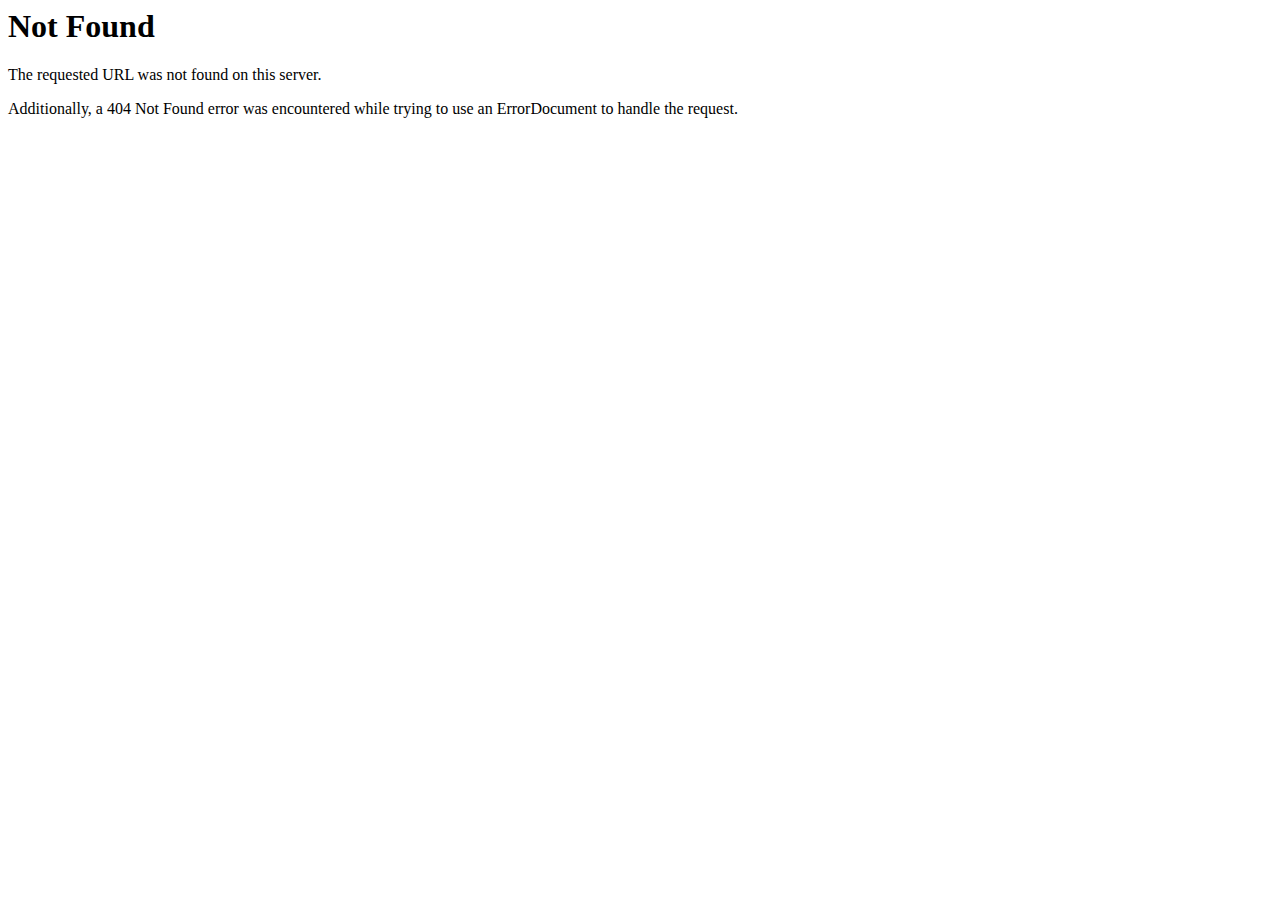
<file: css/mCSB_buttons.html>
<!DOCTYPE HTML PUBLIC "-//IETF//DTD HTML 2.0//EN">
<html><head>
<title>404 Not Found</title>
</head><body>
<h1>Not Found</h1>
<p>The requested URL was not found on this server.</p>
<p>Additionally, a 404 Not Found
error was encountered while trying to use an ErrorDocument to handle the request.</p>
</body></html>
</file>
<file: css/responsive.css>
/* LeBari HTML Template*/

@media only screen and (max-width: 2000px){
	
	.header-style-two .main-menu{
		padding-left:60px;
	}
	
}

@media only screen and (max-width: 1600px){
	
	.main-header .nav-outer{
		padding-left:30px;
	}
	
	.main-header .header-upper .outer-container{
		padding:0px 25px;
	}
	
	.main-menu .navigation > li{
		margin-right:20px;
	}
	
	.header-style-two .main-menu{
		padding-left:150px;
	}
	
}

@media only screen and (max-width: 1340px){

	.page-wrapper{
		overflow:hidden;	
	}
	
	
	
}

@media only screen and (max-width: 1140px){
	
	.main-header{
		margin:0px !important;
	}
	
	.page-wrapper{
		overflow:hidden;	
	}
	
	.main-menu .navigation > li{
		margin-left:0px;
	}
	
	.main-header .outer-box .buttons-box .theme-btn{
		font-size:16px;
	}
	
	.main-header .outer-box .option-box > li{
		margin-left:15px;
	}
	
	.main-slider{
		padding:0px 0px;
	}
	
	h1{
		font-size:42px;
	}
	
	.banner-section .slide{
		padding-top:200px;
	}
	
	.main-header .header-upper .outer-container{
		padding:0px 15px;
	}
	
	.banner-section-two .content-column .inner-column{
		padding-top:60px;
	}
	
	.banner-section-three .slide{
		padding:150px 0px 250px;
	}
	
	.main-header .outer-box{
		right:15px;
	}
	
	.course-block .inner-box .lower-content h4{
		font-size:20px;
	}
	
	.feature-section .image-column .feature-icon,
	.course-block .inner-box .overlay-content-box,
	.course-block-three .inner-box .overlay-content-box,
	.course-block-four .inner-box .overlay-content-box,
	.blog-page-section .pattern-layer-one,
	.contact-page-section .info-column h2 br,
	.contact-banner-section .pattern-layer-one,
	.donate-banner-section .pattern-layer-one,
	.main-header .header-upper .outer-box .search-box{
		display:none;
	}
	
	.donate-page-section .content-column .inner-column{
		padding-top:0px;
	}
	
	.banner-section-two .content-column .inner-column,
	.banner-section .content-column .inner-column{
		margin-left:0px;
	}
	
	.banner-section .image-column .inner-column{
		margin-left:0px;
		padding-right:0px;
	}
	
	.banner-section .image-column .image-content{
		right:0px;
	}
	
	.benefit-section .content-column .inner-column{
		margin-right:0px;
	}
	
	h2{
		font-size:32px;
	}
	
	.feature-section .image-column .inner-column{
		padding-left:0px;
	}
	
	.course-block .inner-box .lower-content .enroll-now{
		padding:12px 8px;
		letter-spacing:0px;
	}
	
	.feature-section-two{
		padding-bottom:0px;
	}
	
	.event-section .content-column .inner-column,
	.skill-section .skill-column .inner-column,
	.career-section .content-column .inner-column{
		padding-right:0px;
	}
	
	.news-block .inner-box .lower-content{
		margin-left:80px;
	}
	
	.professional-section .content-column .inner-column{
		padding-left:0px;
	}
	
	.news-section .outer-container{
		padding:0px 15px;
	}
	
	.news-block.style-two .inner-box .lower-content{
		margin-left:20px;
	}
	
	.header-style-two .nav-outer{
		margin-top:-80px;
	}
	
	.header-style-two .header-upper .logo-box{
		padding:10px 0px 10px 15px !important;
		display:inline-block;
	}
	
	.banner-section-three .image-column .inner-column{
		padding-left:0px;
		margin-right:0px;
	}
	
	.banner-section-three .content-column .inner-column{
		padding-top:20px;
	}
	
	.blog-detail-banner-section .pattern-layer-one,
	.banner-section-three .image-column .image-two,
	.banner-section-three .content-column .pattern-layer-one{
		display:none;
	}
	
	.banner-section-three .content-column .inner-column h2{
		font-size:45px;
	}
	
	.blog-detail .inner-box .blockquote-box .blockquote-column .inner-column{
		margin-right:0px;
	}
	
	.blog-detail .inner-box .blockquote-box .image-column .inner-column,
	.user-profile-section .profile-box{
		margin-left:0px;
	}
	
}

@media only screen and (min-width: 768px){
	
	.main-menu .navigation > li > ul,
	.main-menu .navigation > li > ul > li > ul{
		display:block !important;
		visibility:hidden;
		opacity:0;
	}
	
}

@media only screen and (max-width: 1023px){
	
	.main-header .main-box .logo-box {
		position:relative;
		left:0px;
		top:0px;
		right:0px;
		bottom:0px;
		margin:0px;
		text-align:left;
	}
	
	.header-style-two .main-menu{
		padding-left:0px;
	}
	
	.header-style-two .main-menu .navigation > li.has-mega-menu > a{
		padding-left:0px;
	}
	
	.header-style-two .nav-outer{
		margin-top:0px;
	}
	
	.banner-section-three .image-column .inner-column{
		padding-bottom:30px;
	}
	
	.pricing-tabs .price-block-two{
		margin-top:0px;
	}
	
	.banner-section-three .content-column{
		margin-bottom:50px;
	}
	
	.main-header .outer-box{
		display:block;
	}
	
	.main-menu .navigation > li > a{
		font-size:14px;
	}
	
	.main-menu .navigation > li{
		margin-right:25px;
	}
	
	.main-header .header-upper .logo-box{
		margin: 0px;
		width:100%;
		padding-bottom:0px;
		text-align:center;
	}
	
	.main-header{
		position:relative;
		background-color:#222222;
	}
	
	.main-header .nav-outer{
		width:100%;
		padding-top:0px;
	}
	
	.main-menu .navigation > li > a{
		text-transform:capitalize;
	}
	
	.sticky-header .logo{
		width:100%;
		text-align:center;
	}
	
	.sticky-header .pull-right{
		width:100%;
	}
	
	.sticky-header .main-menu .navigation > li{
		margin-left:0px;
		margin-right:20px;
	}
	
	.banner-section .slide{
		padding:120px 0px 150px;
	}
	
	.main-header .nav-outer{
		padding-left:0px;
		float:left;
		width:auto;
	}
	
	.career-section,
	.skill-section .image-column .inner-column{
		text-align:center;
	}
	
	.sec-title .text br,
	.team-section .inner-container .color-layer,
	.page-title-section .icon-layer-one,
	.cource-detail-banner-section .pattern-layer-one,
	.user-profile-section .profile-box .box-inner .text br,
	.banner-section-two .content-column .pattern-layer-one,
	.benefit-section .lower-text p br,
	.sticky-header{
		display:none;
	}
	
	.banner-section-two .slide{
		padding-bottom:80px;
	}
	
	.banner-section-two .image-column .inner-column .image{
		margin-right:0px;
	}
	
	.professional-section .content-column,
	.benefit-section .content-column,
	.banner-section .content-column{
		order:1;
	}
	
	.professional-section .images-column{
		order:2;
		margin-top:110px;
	}
	
	.benefit-section .images-column,
	.banner-section .image-column{
		order:2;
	}
	
	.feature-section .content-column .inner-column,
	.banner-section .content-column .inner-column{
		padding-top:0px;
	}
	
	.benefit-section .images-column .inner-column{
		margin-left:0px;
	}
	
	.benefit-section .lower-text{
		margin-top:50px;
	}
	
	.benefit-section{
		padding-bottom:0px;
	}
	
	.feature-section .image-column .color-layer{
		left:30px;
	}
	
	.news-block .inner-box .lower-content{
		margin-left:20px;
	}
	
	.main-menu .navigation > li > .mega-menu{
		padding:30px 25px;
	}
	
	.page-links-box a{
		padding:12px 30px 12px 15px;
	}
	
	.main-menu .navigation > li > .mega-menu .lower-box .btn-box{
		position:relative;
		top:0px;
		margin-left:0px;
		margin-top:30px;
	}
	
	.main-menu .navigation > li > .mega-menu .lower-box .side-icon{
		right:0px;
		bottom:-100px;
	}
	
	.benefit-section .content-column{
		margin-bottom:120px;
	}
	
	.event-section{
		text-align:center;
	}
	
	.goal-section{
		padding-top:80px;
		padding-bottom:240px;
	}
	
	.goal-section.style-two{
		padding-bottom:240px;
	}
	
	.goal-section .content-column .inner-column{
		padding-left:0px;
	}
	
	.goal-section .images-column{
		order:2;
	}
	
	.goal-section .content-column{
		order:1;
	}
	
	.contact-section .form-column .inner-column{
		margin-left:0px;
	}
	
	.contact-section .info-column .inner-column{
		text-align:center;
		padding-top:0px;
	}
	
	.contact-section{
		padding-bottom:110px;
	}
	
	.main-footer .footer-bottom .copyright{
		text-align:center;
		margin-bottom:8px;
	}
	
	.main-footer .footer-bottom .nav-column ul{
		text-align:center;
	}
	
	.professional-section{
		padding-top:80px;
	}
	
	.professional-section .content-column .inner-column p,
	.professional-section .content-column .inner-column .bold-text{
		padding-right:0px;
	}
	
	.professional-section.style-two{
		padding-top:100px;
	}
	
	.filter-box .filter-categories .column{
		width:50%;
		margin-bottom:25px;
	}
	
	.course-detail-section .info-column .inner-column{
		margin-top:0px;
	}
	
	.course-detail-section .info-column .inner-column:before{
		display:none;
	}
	
}

@media only screen and (max-width: 767px){
	
	.header-upper .logo-outer {
		position:relative;
		left:0px;
		top:0px;
		right:0px;
		bottom:0px;
		width:100%;
		margin:0px;
	}
	
	.cource-detail-banner-section .content-box h2{
		font-size:30px;
	}
	
	.cource-detail-banner-section .content-box .hovers{
		width:100%;
		margin-left:0px;
		margin-top:20px;
		margin-bottom:20px;
	}
	
	.cource-detail-banner-section .content-box .social-box{
		top:0px;
		display:block;
		margin-left:0px;
		margin-top:30px;
		position:relative;
	}
	
	.main-header .sticky-header .outer-box{
		display:block;
		right: 15px;
		left: auto;
		top:0px;
	}
	
	.price-block{
		margin-bottom:30px;
	}
	
	.main-menu{
		width:100%;
		display:none;
	}
	
	.main-menu .navbar-collapse {
	   max-height:300px;
	   max-width:none;
		overflow:auto;
		float:none !important;
		width:100% !important;
		padding:0px 0px 0px;
		border:none;
		margin:0px 0px 15px;
		-ms-border-radius:0px;
		-moz-border-radius:0px;
		-webkit-border-radius:0px;
		-o-border-radius:0px;
		border-radius:0px;
		box-shadow:none;
   }
   
	.main-menu .navbar-collapse.in,
	.main-menu .collapsing{
		padding:0px 0px 0px;
		border:none;
		margin:0px 0px 15px;
		-ms-border-radius:0px;
		-moz-border-radius:0px;
		-webkit-border-radius:0px;
		-o-border-radius:0px;
		border-radius:0px;
		box-shadow:none;	
	}
	
	.main-menu .navbar-header{
		position:relative;
		float:none;
		display:block;
		text-align:right;
		width:100%;
		padding:15px 0px;
		right:0px;
		z-index:12;
	}
	
	.main-menu .navbar-header .navbar-toggle{
		display:inline-block;
		z-index:12;
		border:1px solid #cc8809;
		float:none;
		margin:0px 0px 0px 0px;
		border-radius:0px;
		background:#cc8809;
	}
	
	.main-menu .navbar-header .navbar-toggle .icon-bar{
		background:#ffffff;	
	}
	
	.main-menu .navbar-collapse > .navigation{
		float:none !important;
		margin:0px !important;
		width:100% !important;
		background:#2c2c2c;
		border:1px solid #ffffff;
		border-top:none;
	}
	
	.main-menu .navbar-collapse > .navigation > li{
		margin:0px !important;
		float:none !important;
		padding:0px !important;
		width:100%;
	}
	
	.main-menu .navigation > li > a,
	.main-menu .navigation > li > ul:before{
		border:none;	
	}
	
	.main-menu .navbar-collapse > .navigation > li > a{
		padding:10px 10px !important;
		border:none !important;
	}
	
	.main-menu .navigation li.dropdown > a:after,
	.main-menu .navigation > li.dropdown > a:before,
	.main-menu .navigation > li > ul > li > a::before,
	.main-menu .navigation > li > ul > li > ul > li > a::before{
		color:#ffffff !important;
		right:15px;
		font-size:16px;
		display:none !important;
	}
	
	.main-menu .navbar-collapse > .navigation > li > ul,
	.main-menu .navbar-collapse > .navigation > li > ul > li > ul{
		position:relative;
		border:none;
		float:none;
		visibility:visible;
		opacity:1;
		display:none;
		margin:0px;
		left:auto !important;
		right:auto !important;
		top:auto !important;
		padding:0px;
		outline:none;
		width:100%;
		background:#2c2c2c;
		-webkit-border-radius:0px;
		-ms-border-radius:0px;
		-o-border-radius:0px;
		-moz-border-radius:0px;
		border-radius:0px;
		transition:none !important;
		-webkit-transition:none !important;
		-ms-transition:none !important;
		-o-transition:none !important;
		-moz-transition:none !important;
	}
		
	.main-menu .navbar-collapse > .navigation > li > ul,
	.main-menu .navbar-collapse > .navigation > li > ul > li > ul{
		border-top:1px solid rgba(255,255,255,1) !important;	
	}
	
	.main-menu .navbar-collapse > .navigation > li,
	.main-menu .navbar-collapse > .navigation > li > ul > li,
	.main-menu .navbar-collapse > .navigation > li > ul > li > ul > li{
		border-top:1px solid rgba(255,255,255,1) !important;
		border-bottom:none;
		opacity:1 !important;
		top:0px !important;
		left:0px !important;
		visibility:visible !important;
	}
	
	.main-menu .navbar-collapse > .navigation > li:first-child{
		border:none;	
	}
	
	.main-menu .navbar-collapse > .navigation > li > a,
	.main-menu .navbar-collapse > .navigation > li > ul > li > a,
	.main-menu .navbar-collapse > .navigation > li > ul > li > ul > li > a{
		padding:10px 10px !important;
		line-height:22px;
		color:#ffffff;
		background:#2c2c2c;
		text-align:left;
	}
	
	.main-menu .navbar-collapse > .navigation > li > a:hover,
	.main-menu .navbar-collapse > .navigation > li > a:active,
	.main-menu .navbar-collapse > .navigation > li > a:focus{
		background:#cc8809;
	}
	
	.main-menu .navbar-collapse > .navigation > li:hover > a,
	.main-menu .navbar-collapse > .navigation > li > ul > li:hover > a,
	.main-menu .navbar-collapse > .navigation > li > ul > li > ul > li:hover > a,
	.main-menu .navbar-collapse > .navigation > li.current > a,

	.main-menu .navbar-collapse > .navigation > li.current-menu-item > a{
		background:#2c2c2c;
		color:#ffffff !important;
	}
	
	.main-menu .navbar-collapse > .navigation li.dropdown .dropdown-btn,
	.header-style-two .nav-outer .btn-outer{
		display:block;
	}
	
	.sec-title .text br,
	.main-slider .owl-nav,
	.page-title-section .content-box .text br,
	.main-menu .navbar-collapse > .navigation li.dropdown:after,
	.main-menu .navigation > li > ul:before{
		display:none !important;	
	}
	
	.main-header .btn-outer{
		left:0px;
		top:0px;
		right:auto;
		margin-top:15px;
		text-align:left;
		z-index:12;
	}
	
	.main-header .main-box .logo-box{
		float:none;
		text-align:center;
		padding-bottom:10px;
	}
	
	.main-header .header-lower .outer-box{
		position:absolute;
		z-index:12;
		display:block;
	}
	
	.main-menu .navbar-header .navbar-toggler{
		display: inline-block;
		z-index: 12;
		width: 50px;
		height: 40px;
		float: none;
		padding: 0px;
		text-align: center;
		border-radius: 0px;
		background: none;
		border: 1px solid #ffffff;
	}
	
	.main-menu .navbar-header .navbar-toggler .icon-bar{
		position: relative;
		background: #ffffff;
		height: 2px;
		width: 26px;
		display: block;
		margin:0 auto;
		margin:5px 11px;
	}
	
	.main-header .nav-outer{
		width:100%;
	}
	
	.main-menu .cart-box{
		position:absolute;
		left: 0px;
		top:0px;
		padding-left: 0px;
		margin: 26px 0px;
		border-left: none;
		z-index:30;
	}
	
	.main-menu .navigation > li:before,
	.main-header .outer-box .buttons-box{
		display:none;
	}
	
	.main-header .outer-box .option-box > li{
		margin-left:0px;
		margin-right: 20px;
	}
	
	.main-header .header-lower .search-box-outer .dropdown-menu{
		left:0px !important;
		top:40px !important;
	}
	
	.main-header .outer-box .option-box .cart-box .cart-panel{
		left:0px !important;
		right:auto;
	}
	
	.nav-outer .mobile-nav-toggler{
		display: block;
		margin: 0;
		padding: 8px 0;
		margin-left: 20px;
	}
	
	#navbarSupportedContent{
		display:block;
	}
	
	.mCSB_inside > .mCSB_container{
		margin-right:0px;
	}
	
	.main-header .outer-box{
		position:absolute;
		left:15px;
		right:auto;
		margin-left:0px;
		padding:8px 0px;
	}
	
	.main-header .outer-box .cart-box .cart-panel{
		left:0px !important;
		right:auto;
	}
	
	.main-header .sticky-header .outer-box .cart-box .cart-panel{
		right:0px !important;
		left:auto !important;
	}
	
	h1{
		font-size:36px;
	}
	
	.page-title h2,
	h2{
		font-size:30px;
	}
	
	.main-header .header-upper .outer-box .social-box li{
		margin-left:0px;
		margin-right:6px;
	}
	
	.main-header .header-upper .outer-box .social-box{
		margin-left:0px;
	}
	
	.banner-section .pattern-layer-seven,
	.error-section .content .text br,
	.banner-section .image-column .pattern-layer-five{
		display:none;
	}
	
	.benefit-section .images-column .image-two{
		margin-left:40px;
	}
	
	.benefit-section .lower-text p{
		font-size:20px;
	}
	
	.course-block .inner-box .lower-content .enroll-now{
		padding:12px 24px;
	}
	
	.service-block{
		margin-bottom:40px;
	}
	
	.has-mega-menu{
		display:none !important;
	}
	
	.main-header .cart-box{
		
	}
	
	.banner-section-two .content-column .inner-column{
		padding-top:0px;
	}
	
	.page-links-box a{
		padding:8px 20px 8px 10px;
		margin:0px 4px 8px;
	}
	
	.news-block-two .inner-box .lower-content h2{
		font-size:26px;
	}
	
	.blog-detail-banner-section .content-box h2{
		font-size:30px;
	}
	
	.blog-detail-banner-section .content-box .pull-right{
		width:100%;
	}
	
	.blog-detail .inner-box .blockquote-box .image-column{
		margin-top:30px;
	}
	
	.blog-detail .inner-box .blockquote-box .image-column .image img{
		width:100%;
		display:block;
	}
	
}

@media only screen and (max-width: 599px){
	
	.benefit-section .images-column .image-three,
	.banner-section .image-column .pattern-layer-three,
	.banner-section .image-column .image-two,
	.banner-section-two .pattern-layer-two,
	.testimonial-section-two .circle-one,
	.team-section-two .inner-container .color-layer,
	.professional-section .images-column .color-layer-two,
	.banner-section .image-column .pattern-layer-one{
		display:none;
	}
	
	.benefit-section .images-column .color-layer{
		height:620px;
	}
	
	.sec-title .text{
		font-size:18px;
	}
	
	.main-footer .lower-box .singup{
		position:relative;
		right:0px;
		top:0px;
		margin-top:20px;
		display:inline-block;
	}
	
	.service-block .inner-box:before{
		box-shadow:0px 0px 15px rgba(0,0,0,0.10);
	}
	
	.contact-section .form-column .inner-column{
		padding:30px 20px;
	}
	
	.banner-section-three .content-column .inner-column h2{
		font-size:35px;
	}
	
	.user-profile-section .profile-box .box-inner .image{
		position:relative;
		margin-bottom:20px;
	}
	
	.user-profile-section .profile-box .box-inner{
		padding-left:0px;
	}
	
	.filter-box .box-inner .pull-left{
		width:100%;
	}
	
	.filter-box .box-inner .pull-right{
		width:100%;
	}
	
	.filter-box .filter-categories .column{
		width:100%;
	}
	
	.course-block-three .inner-box .image{
		position:relative;
		width:100%;
	}
	
	.course-block-three .inner-box .image img{
		position:relative;
		width:100%;
		display:block;
	}
	
	.course-block-three .inner-box{
		padding-left:0px;
		padding-top:0px;
		padding-right:0px;
	}
	
	.course-block-three .inner-box .content{
		position:relative;
		padding:30px 15px 15px;
		background-color:#ffffff;
	}
	
	.course-block-four .inner-box .image{
		position:relative;
		width:100%;
	}
	
	.course-block-four .inner-box .image img{
		position:relative;
		width:100%;
		display:block;
	}
	
	.course-block-four .inner-box{
		padding:0px;
	}
	
	.course-block-four .inner-box .content{
		position:relative;
		padding:30px 15px 15px;
		background-color:#ffffff;
	}
	
	.cource-detail-banner-section .content-box h2{
		font-size:26px;
	}
	
	.accordion-box-two .block .acc-btn .side-text,
	.cource-detail-banner-section .content-box h2 br{
		display:none;
	}
	
	.blog-page-section .content-box h2{
		font-size:28px;
	}
	
	.news-block-two .inner-box .lower-content{
		padding:25px 25px 20px;
	}
	
	.news-block-two .inner-box .lower-content h2{
		font-size:22px;
		line-height:1.4em;
	}
	
	.error-section .content h1{
		margin-top:-180px;
	}
	
	.error-section .content h1{
		font-size:120px;
	}
	
	.contact-page-section .info-column h2{
		font-size:30px;
		line-height:1.4em;
	}
	
	.donate-page-section .donate-column .inner-column{
		padding:25px 25px;
	}
	
}

@media only screen and (max-width: 479px) {
	
	h1{
		font-size:24px;
		line-height:1.4em;
	}
	
	h2{
		font-size:22px;
	}
	
	.list-style-one li strong{
		font-size:22px;
	}
	
	.benefit-section .images-column .color-layer{
		height:440px;
	}
	
	.news-block .inner-box .lower-content h4{
		font-size:17px;
	}
	
	.professional-section .images-column .color-layer{
		height:320px;
	}
	
	.course-block .inner-box .lower-content h4{
		font-size:20px;
	}
	
	.banner-section-three .content-column .inner-column h2{
		font-size:26px;
	}
	
	.testimonial-block-two .inner-box .quote-icon{
		display:none;
	}
	
	.page-title-section .content-box h2{
		font-size:30px;
	}
	
	.course-block .inner-box .lower-content .pull-right{
		width:100%;
		margin-top:25px;
	}
	
	.page-links-box a{
		width:100%;
	}
	
	.course-block-four .inner-box .hovers{
		margin:0px;
	}
	
	.course-detail-section .content-column .learn-box{
		padding:25px 25px;
	}
	
	.author-box .box-inner{
		padding:0px;
	}
	
	.author-box .box-inner .image{
		position:relative;
		width:100%;
		height:auto;
		margin-bottom:25px;
	}
	
	.author-box .box-inner .image img{
		width:100%;
		display:block;
	}
	
	.course-detail-section .comments-area .comment{
		padding:0px;
	}
	
	.course-detail-section .comments-area .comment-box .author-thumb{
		position:relative;
	}
	
	.course-detail-section .comments-area .comment-info .comment-time{
		margin-left:6px;
	}
	
	.course-detail-section .comments-area .like-dislike{
		margin-left:5px;
	}
	
	.course-detail-section .info-column .inner-column{
		padding:20px 20px;
	}
	
	.course-detail-section .info-column .btns-box .wishlist-btn{
		width:100%;
		text-align:center;
	}
	
	.course-detail-section .info-column .btns-box .enrol-btn{
		width:100%;
		text-align:center;
		margin-bottom:8px;
	}
	
	.error-section .content h1{
		margin-top:0px;
	}
	
	.error-section .content h3{
		margin-top:30px;
	}
	
	.contact-page-section .form-column h2{
		font-size:26px;
	}
	
	.contact-page-section .form-column .text br,
	.contact-page-section .form-column h2:before{
		display:none;
	}
	
}









@media only screen and (max-width: 1700px){
	
	.main-header.header-style-three .header-lower .logo-box{
		position:relative;
	}
	
	.main-header.header-style-three .language-nav,
	.main-header.header-style-three .header-lower .login-box{
		display:none;
	}
	
	.main-header.header-style-three .options-box{
		
	}
	
	.main-header.header-style-three .options-box{
		
	}
	
}


@media only screen and (max-width: 1140px){
	
	.banner-section-two .color-layer{
		width:420px;
	}
	
	.main-header.header-style-three .header-lower .outer-container{
		padding:0px 15px;
	}
	
	.banner-section-four .content-column .phone-box{
		margin-left:5px;
	}
	
	.case-study-section .icon-layer-two,
	.connection-section .left-color-layer,
	.connection-section .right-color-layer{
		display:none;
	}
	
	.connection-section .content-column .inner-column{
		margin-right:0px;
	}
	
	.connection-section .content-column .feature-block-three:nth-child(2){
		transform:translateY(0px);
	}
	
	.relationship-section .blocks-column .inner-column{
		margin-left:0px;
		padding-right:0px;
	}
	
	.trial-section .form-column .inner-column,
	.relationship-section .content-column .inner-column{
		padding-left:0px;
	}
	
	.news-section-two{
		padding-top:150px;
		padding-bottom:50px;
	}
	
	.newsletter-section-two .inner-container{
		padding-left:40px;
	}
	
	.news-block-four .inner-box h5 a br{
		display:none;
	}
	
	.relationship-section .content-column .icon-layer-one{
		right:0px;
	}
	
}

@media only screen and (max-width: 1023px){
	
	.news-section-two .icon-layer-one,
	.case-study-section .icon-layer-three,
	.connection-section .icon-layer-three,
	.connection-section .icon-layer-five,
	.banner-section-four .icon-layer-two{
		display:none;
	}
	
	.case-study-section .icon-layer-four{
		left:0px;
	}
	
	.case-study-section{
		padding-top:170px;
	}
	
	.banner-section-four .content-column .phone-box{
		margin-left:10px;
	}
	
	.banner-section-four .content-column .inner-column h1 br{
		display:none;
	}
	
	.banner-section-four .content-column{
		padding-bottom:40px;
	}
	
	.main-header.header-style-three{
		position:relative;
		background-color:#ffffff;
	}
	
	.main-header.header-style-three .nav-outer{
		margin-top:0px;
	}
	
	.main-header.header-style-three .nav-outer{
		
	}
	
	.main-header.header-style-three .nav-outer .main-menu{
		float:left;
	}
	
	.main-header.header-style-three .main-menu .navbar-collapse{
		width:auto;
	}
	
	.main-header.header-style-three .header-lower .logo-box{
		margin-bottom:0px;
	}
	
	.main-header.header-style-three .main-menu .navigation > li > a{
		padding:25px 0px;
	}
	
	.main-header.header-style-three .header-lower .outer-box{
		padding:20px 0px;
	}
	
	.banner-section-four{
		padding-top:100px;
	}
	
	.connection-section .color-two{
		right:0px;
	}
	
	.relationship-section .content-column{
		order:1;
	}
	
	.relationship-section .blocks-column{
		order:2;
	}
	
	.relationship-section{
		padding-top:110px;
	}
	
	.relationship-section .content-column .icon-layer-one{
		right:20px;
	}
	
	.trial-section .form-column{
		order:1;
	}
	
	.trial-section .image-column{
		order:2;
	}
	
	.trial-section .inner-container{
		padding-top:100px;
	}
	
	.trial-section .image-column .inner-column{
		margin-right:0px;
	}
	
	.trial-section .icon-layer-two{
		right:30px;
	}
	
	.newsletter-section-two .inner-container{
		padding-left:15px;
		padding-right:15px;
	}
	
	.newsletter-section-two .image-column .inner-column{
		text-align:center;
	}
	
	.footer-style-two .pattern-layer-five,
	.newsletter-section-two .inner-container .pattern-layer,
	.newsletter-section-two .inner-container .icon-layer-one,
	.newsletter-section-two .inner-container .color-box,
	.newsletter-section-two .inner-container .icon-layer-two{
		display:none;
	}
	
	.newsletter-section-two .form-column .inner-column{
		padding-top:100px;
	}
	
	.newsletter-section-two .inner-container::before{
		top:0px;
	}
	
	.footer-style-two .upper-box .pull-right{
		width:100%;
	}
	
}

@media only screen and (max-width: 767px){
	
	.main-header.header-style-three .cart-box{
		padding-left:25px;
		border-left:1px solid #d3d4df;
	}
	
	.main-header.header-style-three .header-lower .outer-box{
		right:auto;
		margin-left:0px;
	}
	
	.main-header.header-style-three .header-lower .outer-box{
		left:0px;
		padding:15px 0px;
		margin-left:-10px;
	}
	
	.nav-outer .mobile-nav-toggler{
		font-size:28px;
	}
	
	.main-header .cart-box .cart-panel{
		margin-top:45px;
	}
	
	.header-style-three.fixed-header{
		position:relative !important;
	}
	
	.banner-section-four{
		padding-bottom:120px;
	}
	
	.banner-section-four .icon-layer-three{
		display:none;
	}
	
	.featured-section .feature-block{
		margin-bottom:30px;
	}
	
	.featured-section .feature-block:nth-child(2n+1){
		margin-top:0px;
	}
	
	.connection-section .content-column .feature-block-three:nth-child(2) .inner-outer{
		padding:0px;
	}
	
	.connection-section .icon-layer-one,
	.connection-section .icon-layer-three{
		display:none;
	}
	
	.clients-section-two{
		padding-top:0px;
		padding-bottom:50px;
	}
	
	.connection-section{
		padding-top:120px;
	}
	
	.newsletter-section-two .inner-container .icon-layer-one{
		display:none;
	}
	
	.video-boxed-two{
		display:block;
	}
	
	.video-boxed-two .video-image img{
		width:100%;
		display:block;
	}
	
	.relationship-section .blocks-column .feature-block-four:nth-child(2n){
		transform:translateY(0px);
	}
	
	.relationship-section{
		padding-bottom:20px;
	}
	
	.trial-section{
		padding-bottom:50px;
	}
	
	.news-section-two .icon-layer-four,
	.relationship-title-section .title-box .text br{
		display:none;
	}
	
	.news-section-two .blocks-column .column:nth-child(1) .news-block-four{
		margin-top:0px;
	}
	
	.footer-style-two .upper-box .email{
		margin-left:15px;
	}
	
}

@media only screen and (max-width: 599px){
	
	.banner-section-four .content-column .phone-box{
		margin-left:0px;
		margin-top:20px;
	}
	
	.banner-section-four .color-layer{
		left:15px;
		width:400px;
	}
	
	.case-study-section .content-column .text p,
	.connection-section .content-column .sec-title .text,
	.banner-section-four .content-column .text{
		font-size:16px;
	}
	
	.feature-block-three .inner-box .text{
		padding-right:0px;
	}
	
	.newsletter-section-two .image-column .image{
		margin-right:0px;
	}
	
	.relationship-title-section .title-box{
		padding-left:15px;
	}
	
	.trial-section .form-column h3 br,
	.testimonial-section-three .icon-layer-three,
	.case-study-section .icon-layer-five,
	.case-study-section .icon-layer-four,
	.newsletter-section-two .form-column .title-box .text br,
	.clients-section-two .title-box h2 br,
	.banner-section-four .color-layer{
		display:none;
	}
	
	.case-study-section .content-column{
		margin-bottom:30px;
	}
	
	.testimonial-section-three .lower-text{
		max-width:350px;
		font-size:0px;
	}
	
	.news-section-two{
		padding-bottom:30px;
	}
	
	.footer-style-two .upper-box .email{
		width:100%;
		margin-left:0px;
	}
	
	.footer-style-two .upper-box .social-box li{
		margin-left:0px;
		margin-right:15px;
	}
	
}

@media only screen and (max-width: 479px) {
	
	h4{
		font-size:22px;
		line-height:1.5em;
	}
	
	.testimonial-section-three .icon-layer-two,
	.testimonial-section-three .color-layer,
	.trial-section .image-column .color-box-two,
	.footer-style-two .pattern-layer-seven,
	.relationship-section .content-column .icon-layer-one,
	.banner-section-four .color-layer{
		display:none;
	}
	
	.main-header.header-style-three .outer-box .cart-box .cart-panel{
		left:-70px !important;
	}
	
	.feature-block-three .inner-box{
		padding-left:0px;
	}
	
	.feature-block-three .inner-box .icon-box{
		position:relative;
		margin-bottom:15px;
	}
	
	.testimonial-section-three .icon-layer-four{
		left:10%;
		width:250px;
		height:250px;
		background-size:cover;
	}
	
	.testimonial-section-three .lower-text{
		max-width:250px;
	}
	
	.news-section-two .title-column .title-box{
		padding-left:15px;
	}
	
	.footer-style-two .upper-box .phone{
		margin-left:0px;
	}
	
	.newsletter-form-two .form-group input[type="submit"],
	.newsletter-form-two .form-group button{
		position:relative;
		width:100%;
		margin-top:10px;
		right:0px;
		top:0px;
	}
	
	.newsletter-form-two .form-group input[type="text"],
	.newsletter-form-two .form-group input[type="tel"],
	.newsletter-form-two .form-group input[type="email"],
	.newsletter-form-two .form-group textarea{
		font-size:14px;
	}

	.banner-section-four{
		padding-top:60px;
	}
	
	.main-header.header-style-three .header-lower .outer-box .cart-box{
		margin-left:10px;
	}
	
}












@media only screen and (max-width: 1700px){
	
	.main-header.header-style-four .header-lower .logo-box{
		position:relative;
	}
	
	.main-header.header-style-four .header-lower .outer-container{
		padding:0px 30px;
	}
	
}
















@media only screen and (max-width: 1140px){
	
	.main-header.header-style-four .header-lower .outer-container{
		padding:0px 15px;
	}
	
	.main-header.header-style-four .nav-outer{
		padding-left:20px;
	}
	
	.main-header.header-style-four .main-menu .navigation > li{
		margin-right:20px;
	}
	
	.event-detail-section .content-column .inner-column{
		padding-right:0px;
	}
	
	.event-detail-section .info-column .inner-column:before,
	.main-header.header-style-four .search-box-btn,
	.main-header.header-style-four .language-nav{
		display:none;
	}
	
	.banner-section-five .content-column .inner-column h1{
		font-size:60px;
	}
	
	.footer-style-three .upper-box .button-column .inner-column,
	.mission-section .content-column .inner-column,
	.about-section .image-column .inner-column{
		padding-right:0px;
	}
	
	.about-section .content-column .inner-column{
		padding:0px 0px;
	}
	
	.event-block .inner-box{
		padding-left:20px;
		padding-right:20px;
	}
	
	.event-detail-banner-section .content-box{
		max-width:650px;
	}
	
	.event-detail-banner-section .event-time-zone{
		padding:30px 25px;
	}
	
	.footer-style-three .footer-widget{
		padding-left:0px;
	}
	
}


@media only screen and (max-width: 1023px){
	
	.main-header.header-style-four{
		background:#ffffff;
	}

	.main-header.header-style-four .nav-outer{
		float:right;
	}
	
	/* .main-header.header-style-four .nav-outer{
		width:100%;
		padding-left:0px;
	} */
	
	.main-header.header-style-four .header-lower .logo-box{
		margin-bottom:0px;
	}
	
	.banner-section-five .content-column{
		margin-bottom:40px;
	}
	
	.about-section .content-column{
		order:1;
	}
	
	.about-section .image-column{
		order:2;
	}
	
	.about-section .image-column .image-two{
		left:0px;
	}
	
	.about-section .image-column .pattern-layer{
		left:-30px;
	}
	
	.feature-section-three,
	.feature-section-three .title-column .inner-column{
		padding-top:0px;
	}
	
	.testimonial-section-four .icon-layer-one,
	.feature-section-three .pattern-layer-one{
		display:none;
	}
	
	.feature-section-three .blocks-column .inner-column{
		padding:0px 0px;
	}
	
	.footer-style-three .upper-box .title-column .inner-column{
		text-align:center;
	}
	
	.footer-style-three .upper-box .button-column .inner-column{
		text-align:center;
		padding-top:30px;
	}
	
	.event-detail-banner-section .content-box{
		max-width:100%;
		display:block;
	}
	
	.event-detail-section .info-column{
		margin-top:0px;
	}
	
}

@media only screen and (max-width: 767px){

	.newsletter-section-three h2 br,
	.banner-section-five .icon-layer-two,
	.feature-section-three .pattern-layer-four,
	.main-header.header-style-four .outer-box,
	.event-detail-banner-section .pattern-layer-two{
		display:none;
	}

	.main-header.header-style-four .nav-outer{
		margin-top:-70px;
	}
	
	.main-header.header-style-four .header-lower .logo-box{
		margin:0px;
	}
	
	.banner-section-five{
		padding-top:120px;
	}
	
	.banner-section-five .content-column .inner-column h1{
		font-size:50px;
	}
	
	.feature-section-three .blocks-column .feature-block-five:nth-child(2n){
		transform:translateY(0px);
	}
	
	.feature-section-three{
		padding-bottom:100px;
	}
	
	.banner-section-five .content-column .title{
		font-size:18px;
		margin-bottom:25px;
	}
	
	.about-section .content-column .dark-text{
		font-size:18px;
	}
	
}


@media only screen and (max-width: 599px){
	
	.newsletter-section-three h2,
	.footer-style-three .upper-box .title-column h2,
	.mission-section .content-column h2,
	.sec-title-two h2{
		font-size:38px;
	}
	
	.event-detail-banner-section .pattern-layer-one,
	.page-title-section-two .pattern-layer-three,
	.page-title-section-two .pattern-layer-one,
	.page-title-section-two .pattern-layer-two,
	.mission-section .content-column h2 br,
	.about-section .image-column .image-two{
		display:none;
	}
	
	.mission-section .content-column .bold-text{
		font-size:18px;
	}
	
	.mission-section .image-column .inner-column{
		padding-left:0px;
	}
	
	.event-detail-banner-section .content-box h2{
		font-size:32px;
	}
	
	.banner-section-five .content-column .schedule-link{
		margin-left:0px;
		width:100%;
		border-bottom:0px;
		text-decoration:underline;
	}
	
}

@media only screen and (max-width: 479px) {

	.banner-section-five .content-column .inner-column h1{
		font-size:30px;
	}

	
	
	.sec-title-two h2 br,
	.program-section .pattern-layer-three,
	.banner-section-five .icon-layer-six,
	.mission-section .content-column h2 br,
	.main-footer .logo-widget .text br,
	.main-footer .lower-box .text br,
	.main-footer .pattern-layer-four,
	.main-footer .pattern-layer-three,
	.main-footer .pattern-layer-two,
	.feature-section-three .pattern-layer-two{
		display:none;
	}
	
	.newsletter-section-three h2,
	.footer-style-three .upper-box .title-column h2,
	.mission-section .content-column h2,
	.sec-title-two h2{
		font-size:32px;
	}
	
	.about-section .content-column .text,
	.about-section .content-column .dark-text{
		font-size:16px;
	}
	
	.about-section .image-column .kids-title{
		left:0px;
		right:0px;
		text-align:center;
		font-size:110px;
	}
	
	.program-block .inner-box{
		padding:25px 25px 25px;
	}
	
	.event-block .inner-box .post-meta li:first-child{
		margin-bottom:15px;
	}
	
	.newsletter-form-three .form-group input[type="submit"],
	.newsletter-form-three .form-group button{
		position:relative;
		right:0px;
		top:0px;
		width:100%;
		margin-top:15px;
	}
	
	.main-footer .logo-widget .text,
	.footer-style-three .upper-box .title-column .text{
		font-size:18px;
	}
	
	.event-block-two .inner-box .lower-content{
		padding-left:15px;
		padding-right:15px;
	}
	
	.event-block-two .inner-box .lower-content .post-date{
		font-size:15px;
	}
	
	.main-header .outer-box .cart-box .cart-panel{
		left:-100px !important;
		margin-top:50px;
	}
	
	.event-detail-section .content-column .learn-box{
		padding:25px 25px 25px;
	}
	
	.event-detail-section .info-column .inner-column{
		padding:25px 25px 35px;
	}
	
}




@media only screen and (max-width: 1140px){
	
	.footer-style-three .icon-layer-five,
	.admission-section .pattern-layer-one{
		display:none;
	}
	
	.course-block-five .inner-box{
		padding:20px 20px;
	}
	
	.testimonial-block-five .inner-box .text{
		font-size:20px;
	}
	
}

@media only screen and (max-width: 1023px){
	
	.main-header.header-style-four .login-box{
		display:none;
	}
	
	.banner-section-six .content-boxed .inner-column h1{
		font-size:60px;
	}
	
	.admission-section .content-column{
		order:1;
	}
	
	.admission-section .image-column{
		order:2;
	}
	
	.study-section .image-column .hotline{
		left:15px;
		bottom:15px;
	}
	
}

@media only screen and (max-width: 767px){

	.banner-section-six .slide{
		padding:120px 0px 120px;
	}
	
	.admission-section .content-column .feature-column{
		margin-bottom:40px;
	}
	
	.study-section .image-column .image img{
		max-width:100%;
	}
	
	.campus-block .inner-box{
		transform:rotate(0deg);
	}
	
	.study-section .pattern-layer-two,
	.banner-section-six .content-boxed .inner-column h1 span::before,
	.footer-style-three .icon-layer-four{
		display:none;
	}
	
}

@media only screen and (max-width: 599px){
	
	.banner-section-six .content-boxed .inner-column h1{
		font-size:44px;
		margin-bottom:30px;
	}
	
	.sec-title-three h2{
		font-size:36px;
	}
	
	.admission-section .content-column .text{
		font-size:16px;
	}
	
	.admission-section .content-column .button-box{
		margin-top:0px;
	}
	
	.testimonial-block-five .inner-box{
		padding:25px 25px 45px;
	}
	
	.sec-title-three h2 span::before,
	.courses-section-four .pattern-layer-five,
	.footer-style-three .upper-box .title-column .text br,
	.testimonial-section-five .pattern-layer-two{
		display:none;
	}
	
}

@media only screen and (max-width: 479px) {
	
	.courses-section-four .pattern-layer-two,
	.sec-title-three h2 br{
		display:none;
	}
	
	.sec-title-three h2,
	.banner-section-six .content-boxed .inner-column h1{
		font-size:30px;
	}
	
	.admission-section .image-column .image-two{
		position:relative;
		bottom:0px;
		display:block;
		margin-top:30px;
		border:0px;
	}
	
	.admission-section .image-column .image-two img{
		width:100%;
		display:block;
	}
	
	.admission-section{
		padding-bottom:0px;
	}
	
	.study-section .content-column .bold-text{
		font-size:20px;
	}
	
	.study-section .content-column .list li{
		font-size:16px;
	}
	
	.study-section .image-column .hotline{
		left:5px;
		bottom:5px;
		padding:15px 20px 20px;
	}
	
	.testimonial-block-five .inner-box .client-icon{
		position:relative;
		right:0px;
	}
	
	.testimonial-block-five .inner-box .client-icon img{
		max-width:auto;
		width:auto;
		margin-top:25px;
	}
	
	.testimonial-block-five .inner-box .author-info .info-inner{
		padding-top:0px;
	}
	
}
</file>
<file: css/style.css>
/* LeBari HTML Template */

/************ TABLE OF CONTENTS ***************
1. Fonts
2. Reset
3. Global
4. Main Header / Style Two
5. Banner Section / Two / Three
6. Instructor Section
7. Benefits Section
8. Feature Section / Two
9. Course Section
10. Career Section
11. Skill Section
12. Testimonial Section
13. News Section
14. Clients Section
15. Main Footer Section
16. Professional Section
17. Event Section
18. Goal Section
19. Contact Section
20. Page Title Section
21. Counter Section
22. Team Section
23. Faq Section
24. Profile Section
25. Membership Section
26. Course Filter Section
27. Course Detail Section
28. Blog Section
29. Blog Wudgets Section
30. Blog Detail Section
31. Not Found
32. Contact Form Section
33. Map Section
34. Donate Section

**********************************************/

/* 
	font-family: 'Lato', sans-serif;
	font-family: 'Noto Sans TC', sans-serif;
	font-family: 'Montserrat', sans-serif;
	
	HomePage-4 Font
	
	font-family: 'Glory', sans-serif;
	font-family: 'Lato', sans-serif;
	
*/

@import url('font-awesome.css');
@import url('flaticon.css');
@import url('animate.css');
@import url('owl.css');
@import url('animation.css');
@import url('jquery-ui.css');
@import url('custom-animate.css');
@import url('jquery.fancybox.min.css');
@import url('jquery.bootstrap-touchspin.css');
@import url('jquery.mCustomScrollbar.min.css');

/*** 

====================================================================
	Reset
====================================================================

 ***/
 
* {
	margin:0px;
	padding:0px;
	border:none;
	outline:none;
}

@font-face {
  font-family: 'Conv_Muli';
  src: url("../fonts/Muli.eot");
  src: url("../fonts/Mulid41d.eot?#iefix") format("embedded-opentype"),
       url("../fonts/Muli.woff") format("woff"),
       url("../fonts/Muli.ttf") format("truetype"),
       url("../fonts/Muli.svg#Muli") format("svg");
	font-weight: normal;
	font-style: normal;
}

@font-face {
  font-family: 'Conv_Muli-SemiBold';
  src: url("../fonts/Muli-SemiBold.eot");
  src: url("../fonts/Muli-SemiBoldd41d.eot?#iefix") format("embedded-opentype"),
       url("../fonts/Muli-SemiBold.woff") format("woff"),
       url("../fonts/Muli-SemiBold.ttf") format("truetype"),
       url("../fonts/Muli-SemiBold.svg#Muli") format("svg");
	font-weight: normal;
	font-style: normal;
}

@font-face {
    font-family: 'Roman Morrissey DEMO';
    src: url('../fonts/Roman-Morrissey.eot');
    src: url('../fonts/Roman-Morrisseyd41d.eot?#iefix') format('embedded-opentype'),
         url('../fonts/Roman-Morrissey.woff2') format('woff2'),
         url('../fonts/Roman-Morrissey.woff') format('woff'),
         url('../fonts/Roman-Morrissey.ttf')  format('truetype'),
         url('../fonts/Roman-Morrissey.svg#Roman Morrissey DEMO') format('svg');
}

/*** 

====================================================================
	Global Settings
====================================================================

 ***/

body {
	font-family: 'Noto Sans TC', sans-serif;
	font-size:14px;
	color:#777777;
	line-height:1.7em;
	font-weight:400;
	background:#ffffff;
	-webkit-font-smoothing: antialiased;
	-moz-font-smoothing: antialiased;
}

.bordered-layout .page-wrapper{
	padding:0px 50px 0px;
}

a{
	text-decoration:none;
	cursor:pointer;
	color:#43b97e;
}

button,
a:hover,a:focus,a:visited{
	text-decoration:none;
	outline:none !important;
}

h1,h2,h3,h4,h5,h6 {
	position:relative;
	font-weight:normal;
	margin:0px;
	background:none;
	line-height:1.6em;
	font-family: 'Noto Sans TC', sans-serif;
}

input,button,select,textarea{
	
}

textarea{
	overflow:hidden;
}

p{
	position:relative;
	line-height:1.8em;	
}

/* Typography */

h1{
	font-size:55px;
}

h2{
	font-size:40px;
}

h3{
	font-size:30px;
}

h4{
	font-size:24px;
}

h5{
	font-size:20px;
}

h6{
	font-size:18px;
}

.auto-container{
	position:static;
	max-width:1200px;
	padding:0px 15px;
	margin:0 auto;
}

.medium-container{
	max-width:850px;
}

.page-wrapper{
	position:relative;
	margin:0 auto;
	width:100%;
	min-width:300px;
}

ul,li{
	list-style:none;
	padding:0px;
	margin:0px;	
}

img{
	display:inline-block;
	max-width:100%;
}

.theme-btn{
	cursor:pointer;
	display:inline-block;
	transition:all 0.3s ease;
	-moz-transition:all 0.3s ease;
	-webkit-transition:all 0.3s ease;
	-ms-transition:all 0.3s ease;
	-o-transition:all 0.3s ease;
}

.centered{
	text-align:center;	
}

/* List Style One */

.list-style-one{
	position:relative;
}

.list-style-one li{
	position:relative;
	color:#06092d;
	font-size:16px;
	padding-left:65px;
	font-weight:400;
	line-height:1.9em;
	margin-bottom:25px;
}

.list-style-one li:last-child{
	margin-bottom:0px;
}

.list-style-one li strong{
	position:relative;
	display:block;
	color:#000000;
	font-size:24px;
	font-weight:700;
	margin-bottom:10px;
}

.list-style-one li .icon{
	position:absolute;
	left:0px;
	top:5px;
	color:#ffffff;
	font-size:22px;
	line-height:34px;
	font-weight:300;
	-webkit-transition:all 300ms ease;
	-moz-transition:all 300ms ease;
	-ms-transition:all 300ms ease;
	-o-transition:all 300ms ease;
	transition:all 300ms ease;
}

.list-style-one li .icon:after{
	position:absolute;
	content:'';
	left:0px;
	top:0px;
	width:20px;
	height:38px;
	z-index:-1;
	display:inline-block;
	transform:rotate(30deg);
	background-color:#44bb7f;
}

.list-style-one li:nth-child(2) .icon:after{
	background-color:#fe6b8d;
}

.list-style-one li:nth-child(3) .icon:after{
	background-color:#fbb890;
}

/* List Style Two */

.list-style-two{
	position:relative;
}

.list-style-two li{
	position:relative;
	color:#ffffff;
	font-size:16px;
	padding-left:30px;
	font-weight:400;
	line-height:1.6em;
	margin-bottom:20px;
}

.list-style-two li .icon{
	position:absolute;
	left:0px;
	top:5px;
	color:#ffffff;
	font-size:18px;
	line-height:1em;
	font-weight:300;
	-webkit-transition:all 300ms ease;
	-moz-transition:all 300ms ease;
	-ms-transition:all 300ms ease;
	-o-transition:all 300ms ease;
	transition:all 300ms ease;
}

/*Btn Style One*/

.btn-style-one{
	position: relative;
	display: inline-block;
	font-size: 16px;
	line-height: 30px;
	color: #ffffff;
	padding: 17px 56px;
	font-weight: 500;
	overflow: hidden;
	border-radius: 3px;
	overflow:hidden;
	background-color:#43b97e;
	text-transform: uppercase;
	font-family: 'Noto Sans TC', sans-serif;
}

.btn-style-one:before{
	position: absolute;
	content: '';
    left: 110%;
    top:0px;
	width:100%;
	height:100%;
    z-index: 1;
    opacity: 1;
    background-color: #ffe00c;
    -webkit-transition: all 0.4s;
    -moz-transition: all 0.4s;
    -o-transition: all 0.4s;
    transition: all 0.4s;
    transform: skewX(-25deg);
}

.btn-style-one .txt{
	position:relative;
	z-index:1;
}

.btn-style-one .txt:before{
	position:absolute;
	content:'';
	left:-30px;
	top:10px;
	width:21px;
	height:4px;
	background:url(../images/icons/button-icon-one.png) no-repeat;
}

.btn-style-one .txt:after{
	position:absolute;
	content:'';
	right:-30px;
	top:10px;
	width:21px;
	height:4px;
	background:url(../images/icons/button-icon-two.png) no-repeat;
}

.btn-style-one:hover::before{
	left:0%;
    -webkit-transform: scale(1, 1);
    transform: scale(1, 1);
}

.btn-style-one:hover{
	color: #222222;
	border-color:#00e49a;
}

/* Btn Style Two */

.btn-style-two{
	position: relative;
	display: inline-block;
	font-size: 16px;
	line-height: 30px;
	color: #ffffff;
	padding: 15px 56px;
	font-weight: 500;
	overflow: hidden;
	border-radius: 3px;
	overflow:hidden;
	background-color:#43b97e;
	text-transform: capitalize;
	border:5px solid #eef4f1;
	font-family: 'Noto Sans TC', sans-serif;
}

.btn-style-two:before{
	position: absolute;
	content: '';
    left: 110%;
    top:0px;
	width:100%;
	height:100%;
    z-index: 1;
    opacity: 1;
    background-color: #ffe00c;
    -webkit-transition: all 0.4s;
    -moz-transition: all 0.4s;
    -o-transition: all 0.4s;
    transition: all 0.4s;
    transform: skewX(-25deg);
}

.btn-style-two .txt{
	position:relative;
	z-index:1;
}

.btn-style-two .txt:before{
	position:absolute;
	content:'';
	left:-30px;
	top:10px;
	width:21px;
	height:4px;
	background:url(../images/icons/button-icon-one.png) no-repeat;
}

.btn-style-two .txt:after{
	position:absolute;
	content:'';
	right:-30px;
	top:10px;
	width:21px;
	height:4px;
	background:url(../images/icons/button-icon-two.png) no-repeat;
}

.btn-style-two:hover::before{
	left:0%;
    -webkit-transform: scale(1, 1);
    transform: scale(1, 1);
}

.btn-style-two:hover{
	color: #222222;
	border-color:#ffe00c;
}

/* Btn Style Three */

.btn-style-three{
	position: relative;
	display: inline-block;
	font-size: 16px;
	line-height: 30px;
	color: #43b97e;
	padding: 12px 40px;
	font-weight: 600;
	overflow: hidden;
	border-radius: 3px;
	overflow:hidden;
	border:1px solid #43b97e;
}

.btn-style-three .fa{
	margin-left:6px;
}

.btn-style-three:hover{
	color: #ffffff;
	border-color:#43b97e;
	background-color:#43b97e;
}

/* Btn Style Four */

.btn-style-four{
	position: relative;
	display: inline-block;
	font-size: 16px;
	line-height: 30px;
	color: #43b97e;
	padding: 13px 55px;
	font-weight: 500;
	overflow: hidden;
	border-radius: 3px;
	overflow:hidden;
	border:2px solid #eef4f1;
	background-color:#ffffff;
	text-transform: capitalize;
	font-family: 'Noto Sans TC', sans-serif;
}

.btn-style-four:before{
	position: absolute;
	content: '';
    left: 110%;
    top:0px;
	width:100%;
	height:100%;
    z-index: 1;
    opacity: 1;
    background-color: #43b97e;
    -webkit-transition: all 0.4s;
    -moz-transition: all 0.4s;
    -o-transition: all 0.4s;
    transition: all 0.4s;
    transform: skewX(-25deg);
}

.btn-style-four .txt{
	position:relative;
	z-index:1;
}

.btn-style-four .txt:before{
	position:absolute;
	content:'';
	left:-30px;
	top:10px;
	width:21px;
	height:4px;
	background:url(../images/icons/button-icon-three.png) no-repeat;
}

.btn-style-four .txt:after{
	position:absolute;
	content:'';
	right:-30px;
	top:10px;
	width:21px;
	height:4px;
	background:url(../images/icons/button-icon-three.png) no-repeat;
}

.btn-style-four:hover .txt:before,
.btn-style-four:hover .txt:after{
	background:url(../images/icons/button-icon-two.png) no-repeat;
}

.btn-style-four:hover::before{
	left:0%;
    -webkit-transform: scale(1, 1);
    transform: scale(1, 1);
}

.btn-style-four:hover{
	color: #ffffff;
	border-color:#43b97e;
}

/* Btn Style Five */

.btn-style-five{
	position: relative;
	display: inline-block;
	font-size: 16px;
	line-height: 30px;
	color: #000000;
	padding: 15px 40px;
	font-weight: 700;
	overflow: hidden;
	border-radius: 3px;
	overflow:hidden;
	background-color:#ffe00c;
}

.btn-style-five:hover{
	color: #ffffff;
	border-color:#43b97e;
	background-color:#43b97e;
}

/* Social Icon One */

.social-icon-one{
	position: relative;
	display: block;
}

.social-icon-one .title{
	position: relative;
	font-size: 20px;
	line-height: 26px;
	color: #ffffff;
	font-weight: 700;
	margin-right: 15px;
}

.social-icon-one li{
	position: relative;
	display: inline-block;
	font-size: 16px;
	line-height: 24px;
	color: #ffffff;
	margin-right: 22px;
}

.social-icon-one li:last-child{
	margin-right: 0;
}

.social-icon-one li a{
	position: relative;
	display: block;
	font-size: 16px;
	line-height: 24px;
	color: #ffffff;
	-webkit-transition: all 300ms ease;
	-moz-transition: all 300ms ease;
	-ms-transition: all 300ms ease;
	-o-transition: all 300ms ease;
	transition: all 300ms ease;
}

.social-icon-one li a:hover{
	color: #43b97e;
}

.theme_color{
	color:#43b97e;
}

.preloader{ position:fixed; left:0px; top:0px; width:100%; height:100%; z-index:999999; background-color:#ffffff; background-position:center center; background-repeat:no-repeat; background-image:url(../images/icons/preloader.svg); background-size:140px; }

img{
	display:inline-block;
	max-width:100%;
	height:auto;	
}

/*** 

====================================================================
	Section Title
====================================================================

***/

.sec-title{
	position:relative;
	margin-bottom:55px;
}

.sec-title .section-color-layer{
	position:absolute;
	left:0px;
	top:-45px;
	bottom:-45px;
	width:150px;
	background-color:#f6f1eb;
}

.sec-title.centered .section-color-layer{
	left:50%;
	margin-left:-400px;
}

.sec-title .title{
	position:relative;
	color:#43b97e;
	font-size:16px;
	font-weight:400;
	text-transform:capitalize;
}

.sec-title h2{
	position: relative;
    color:#06092d;
    font-weight: 700;
    line-height: 1.2em;
	margin-top:18px;
}

.sec-title .text{
	position: relative;
    color:#06092d;
    font-weight: 400;
    line-height: 1.7em;
	margin-top:25px;
	font-size:20px;
}

.sec-title.light .text,
.sec-title.light .title,
.sec-title.light h2{
	color:#ffffff;
}

.sec-title.centered{
	text-align: center !important;
}

/*** 

====================================================================
	Main Header style
====================================================================

***/

.main-header{
	position:relative;
	z-index:99;
	width:100%;
}

.main-header .main-box{
	position:relative;
	padding:0px 0px;
	left:0px;
	top:0px;
	width:100%;
	background:none;
	-webkit-transition:all 300ms ease;
	-ms-transition:all 300ms ease;
	-o-transition:all 300ms ease;
	-moz-transition:all 300ms ease;
	transition:all 300ms ease;
}

.main-header .main-box .outer-container{
	position:relative;
	padding:0px 40px;
}

.main-header .main-box .logo-box{
	position:relative;
	float:left;
	left:0px;
	z-index:10;
	padding:30px 0px;
}

.main-header .main-box .logo-box .logo img{
	display:inline-block;
	max-width:100%;
	-webkit-transition:all 300ms ease;
	-ms-transition:all 300ms ease;
	-o-transition:all 300ms ease;
	-moz-transition:all 300ms ease;
	transition:all 300ms ease;	
}

.main-header .header-upper{
	position:relative;
	background-color:#fbfbfb;
}

.main-header .header-upper .upper-right{
	position:relative;
	padding-top:22px;
}

.main-header .header-upper .inner-container{
	position:relative;
}

.main-header .header-upper .outer-container{
	position:relative;
	padding: 0px 60px;
}

.main-header .nav-outer{
	position:static;
	float:left;
	padding-left:120px;
}

.main-header .header-upper .logo-box{
	position: relative;
	padding:10px 0px;
}

.main-header .header-upper .logo-box .logo{
	position:relative;
}

.main-header .outer-box{
	position: absolute;
	right:60px;
	margin-left:20px;
	padding: 20px 0px;
}

/* Header Search Form */

.main-header .header-upper .outer-box .search-box{
	position:relative;
	float:left;
}

.main-header .header-upper .outer-box .search-box .form-group{
	position:relative;
	margin:0px;
	width:265px;
	max-width:100%;
}

.main-header .header-upper .outer-box .form-group input[type="text"],
.main-header .header-upper .outer-box .form-group input[type="search"]{
	position:relative;
	line-height:43px;
	padding:10px 15px 10px 45px;
	border:1px solid #43b97e;
	background:#fbfbfb;
	display:block;
	font-size:14px;
	height:50px;
	width:100%;
	color:#000000;
	border-radius:5px;
	transition:all 500ms ease;
	-moz-transition:all 500ms ease;
	-webkit-transition:all 500ms ease;
	-ms-transition:all 500ms ease;
	-o-transition:all 500ms ease;
}

.main-header .header-upper .outer-box .form-group button{
	position:absolute;
	left:0px;
	top:0px;
	height:50px;
	width:50px;
	display:block;
	font-size:16px;
	color:#43b97e;
	cursor:pointer;
	line-height:100%;
	background:none;
	font-weight:normal;
	text-align:center;
	border-radius:0px 5px 5px 0px;
}

.main-header .header-upper .outer-box .social-box{
	position:relative;
	float:left;
	margin-left:20px;
	padding:7px 0px;
}

.main-header .header-upper .outer-box .social-box li{
	position:relative;
	margin-left:4px;
	display:inline-block;
}

.main-header .header-upper .outer-box .social-box li a{
	position:relative;
	width:36px;
	height:36px;
	color:#ffffff;
	line-height:36px;
	text-align:center;
	border-radius:50%;
	display:inline-block;
	background-color:#43b97e;
}

.main-header .header-upper .outer-box .social-box li a::before{
	-webkit-transition: all 600ms ease;
    -ms-transition: all 600ms ease;
    -o-transition: all 600ms ease;
    -moz-transition: all 600ms ease;
    transition: all 600ms ease;
	display:inline-block;
}

.main-header .header-upper .outer-box .social-box li a:hover::before{
	transform:rotateY(360deg);
}

.main-header .header-upper .outer-box .social-box li.instagram a{
	background-color:#e4405f;
}

.main-header .header-upper .outer-box .social-box li.facebook a{
	background-color:#3b5999;
}

.main-header .header-upper .outer-box .social-box li.twitter a{
	background-color:#55acee;
}

.main-header .header-upper .outer-box .social-box li.pinterest a{
	background-color:#bd081c;
}

/* Outer Box */

.main-header .cart-box{
	position:relative;
	
	color:#43b97e;
	font-size:16px;
	background:none;
	margin-top:12px;
	margin-left:20px;
	display:inline-block;
	margin-right: 0px;
	padding-left:25px;
	border-left:1px solid #d3d4df;
}

.main-header .cart-box .cart-box-btn{
	background:none;
	color:#43b97e;
	cursor: pointer;
	font-size: 24px;
	transition: all 300ms ease;
	-webkit-transition: all 300ms ease;
	-ms-transition: all 300ms ease;
	-o-transition: all 300ms ease;
	-moz-transition: all 300ms ease;
}

.main-header .cart-box .cart-box-btn:after{
	display:none;
}

.main-header .cart-box .cart-box-btn .total-cart{
	position:absolute;
	right: -8px;
	top: -8px;
	width:18px;
	height:18px;
	color:#ffffff;
	font-weight:700;
	font-size:10px;
	border-radius:50%;
	text-align:center;
	line-height:18px;
	background-color:#222222;
}

.main-header .cart-box .cart-box-btn:hover{
	
}

.main-header .cart-product{
	position:relative;
	margin-bottom:18px;
	min-height:90px;
	border-bottom:1px solid #e4e4e4;
}

.main-header .cart-product .inner{
	position:relative;
	padding-left:90px;
	min-height:70px;
}

.main-header .cart-product .inner .cross-icon{
	position:absolute;
	right:0px;
	top:-2px;
	z-index:1;
	color:#263120;
	font-size:16px;
	cursor:pointer;
	transition:all 500ms ease;
	-moz-transition:all 500ms ease;
	-webkit-transition:all 500ms ease;
	-ms-transition:all 500ms ease;
	-o-transition:all 500ms ease;
}

.main-header .cart-product .inner .cross-icon:hover{
	color:#43b97e;
}

.main-header .cart-product .inner .image{
	position:absolute;
	width:70px;
	height:70px;
	left:0px;
	top:0px;
}

.main-header .cart-product .inner h3{
	position:relative;
	font-weight:600;
	font-size:15px;
	margin:0px;
	letter-spacing: 1px;
	text-transform:capitalize;
}

.main-header .cart-product .inner h3 a{
	color:#222222;
	transition: all 300ms ease;
	-webkit-transition: all 300ms ease;
	-ms-transition: all 300ms ease;
	-o-transition: all 300ms ease;
	-moz-transition: all 300ms ease;
}

.main-header .cart-product .inner h3 a:hover{
	color:#43b97e;
}

.main-header .cart-product .inner .quantity-text{
	position:relative;
	font-weight:300;
	color:#666666;
	font-size: 13px;
	margin-bottom: 0px;
}

.main-header .cart-product .inner .price{
	position:relative;
	font-weight:700;
	font-size:16px;
	margin:0px;
	color:#222222;
}

.main-header .cart-box .cart-panel{
	left: auto !important;
	right: 0px !important;
	border-radius:20px;
	padding:20px 20px;
	min-width:300px;
	margin-top:62px;
	z-index: -1;
	box-shadow: 0px 0px 25px rgba(0,0,0,0.15);
	border:3px solid #43b97e;
	-webkit-transform: translate3d(0px, 0px, 0px) !important;
	transform: translate3d(0px, 0px, 0px) !important;
}

.main-header .cart-box .cart-panel .cart-total{
	color:#000000;
	font-size:15px;
	font-weight:400;
	text-align:center;
	text-transform:capitalize;
}

.main-header .cart-box .cart-panel .cart-total span{
	font-weight:800;
	font-size:18px;
}

.main-header .cart-box .cart-panel .btns-boxed{
	position:relative;
	text-align:center;
	margin-top:20px;
}

.main-header .cart-box .cart-panel .btns-boxed li{
	position:relative;
	margin:0px 5px;
	display:inline-block;
}

.main-header .cart-box .cart-panel .btns-boxed li a{
	position:relative;
	color:#ffffff;
	font-weight:500;
	font-size:12px;
	padding:10px 20px 8px;
	border-radius: 2px;
	display:inline-block;
	background-color:#43b97e;
	border:1px solid #43b97e;
	text-transform:uppercase;
	transition: all 300ms ease;
	-webkit-transition: all 300ms ease;
	-ms-transition: all 300ms ease;
	-o-transition: all 300ms ease;
	-moz-transition: all 300ms ease;
}

.main-header .cart-box .cart-panel .btns-boxed li a:hover{
	color:#43b97e;
	background:none;
}

.main-header .cart-box .icon a{
	color:#999999;
}

.main-header .btn-box{
	position:relative;
	float:left;
	margin-left:30px;
}

/* Header Lower */

.main-header .header-lower .search-box{
	float:right;
}

.main-header .header-lower .search-box .form-group{
	position:relative;
	margin:0px;
	top:-1px;
}

.main-header .header-lower .search-box .form-group input[type="text"],
.main-header .header-lower .search-box .form-group input[type="search"]{
	position:relative;
	line-height:28px;
	padding:10px 50px 10px 25px;
	background:none;
	display:block;
	font-size:14px;
	width:200px;
	height:74px;
	color:#222222;
	font-weight:400;
	transition:all 500ms ease;
	-moz-transition:all 500ms ease;
	-webkit-transition:all 500ms ease;
	-ms-transition:all 500ms ease;
	-o-transition:all 500ms ease;
	background-color:#ffffff;
	border-radius:0px 50px 50px 0px;
}

.main-header .header-lower .search-box .form-group button{
	position:absolute;
	right:0px;
	top:0px;
	height:74px;
	width:45px;
	font-size:14px;
	color:#000048;
	line-height:100%;
	background:none;
	display:inline-block;
	font-weight:normal;
	text-align:left;
	cursor:pointer;
}

/* Main Menu */

.main-menu{
	position:static;
	float:left;
	padding:7px 0px;
	-webkit-transition:all 300ms ease;
	-ms-transition:all 300ms ease;
	-o-transition:all 300ms ease;
	-moz-transition:all 300ms ease;
	transition:all 300ms ease;
}

.main-menu .navbar-collapse{
	padding:0px;
	float: left;
	display:block !important;
}

.main-menu .navigation{
	position:static;
	margin:0px;
}

.main-menu .navigation > li{
	position:relative;
	float:left;
	margin-right:25px;
	transition:all 500ms ease;
	-moz-transition:all 500ms ease;
	-webkit-transition:all 500ms ease;
	-ms-transition:all 500ms ease;
	-o-transition:all 500ms ease;
}

.main-menu .navigation > li:last-child{
	margin-right:0px;
}

.sticky-header .main-menu .navigation > li > a{
	color:#444444 !important;
}

.sticky-header .main-menu .navigation > li:hover > a,
.sticky-header .main-menu .navigation > li.current > a{
	color:#43b97e;
	background-color:inherit !important;
}

.sticky-header .nav-outer .options-box{
	margin-top:45px;
}

/* Header Style Two */

.header-style-two .main-menu{
	padding-left:150px;
}

.header-style-two .main-menu .navigation > li.has-mega-menu{
	float:left !important;
}

.header-style-two .main-menu .navigation > li.has-mega-menu > a{
	background:none;
	color:#43b97e;
}

.header-style-two .main-menu .navigation > li.has-mega-menu > a:before{
	display:none;
}

.header-style-two .main-menu .navigation > li.has-mega-menu > a span{
	border-bottom:1px solid #43b97e;
}

/************************ Mega Menu ***************************/

.main-menu .navigation > li.has-mega-menu{
	position:static;
}

.main-menu .navigation > li.has-mega-menu > a{
	color:#ffffff;
	padding-left:25px;
	padding-right:25px;
	text-transform:uppercase;
	background-color:#43b97e;
}

.main-menu .navigation > li.has-mega-menu > a:before{
	position:absolute;
	content:'';
	left:0px;
	top:0px;
	right:0px;
	bottom:0px;
	background:url(../images/icons/menu-bg.png) no-repeat;
	background-position:center center;
}

.main-menu .navigation > li.has-mega-menu > a span{
	position:relative;
	padding-bottom:6px;
}

.main-menu .navigation > li.has-mega-menu > a span > i{
	margin-left:4px;
	font-size:14px;
}

.main-menu .navigation > li.has-mega-menu > a span:before{
	position:absolute;
	content:'';
	left:0px;
	bottom:0px;
	height:2px;
	right:22px;
	opacity:0.30;
	background-color:#ffffff;
	transition:all 500ms ease;
	-moz-transition:all 500ms ease;
	-webkit-transition:all 500ms ease;
	-ms-transition:all 500ms ease;
	-o-transition:all 500ms ease;
}

.main-menu .navigation > li > .mega-menu{
	position:absolute;
	left:0px;
	right: 0;
	margin: auto;
	width:100%;
	max-width: 1170px;
	background-color: #ffffff;
    padding: 45px 40px 30px 45px;
    top: 100%;
	z-index:100;
	opacity: 0;
	-webkit-transform: scaleY(0);
	-moz-transform: scaleY(0);
	-ms-transform: scaleY(0);
	-o-transform: scaleY(0);
	transform: scaleY(0);
	-webkit-transform-origin: top;
	-moz-transform-origin: top;
	-ms-transform-origin: top;
	-o-transform-origin: top;
	transform-origin: top;
	transition:all 500ms ease;
	-moz-transition:all 500ms ease;
	-webkit-transition:all 500ms ease;
	-ms-transition:all 500ms ease;
	-o-transition:all 500ms ease;
	-webkit-box-shadow:2px 2px 5px 1px rgba(0,0,0,0.05),-2px 0px 5px 1px rgba(0,0,0,0.05);
	-ms-box-shadow:2px 2px 5px 1px rgba(0,0,0,0.05),-2px 0px 5px 1px rgba(0,0,0,0.05);
	-o-box-shadow:2px 2px 5px 1px rgba(0,0,0,0.05),-2px 0px 5px 1px rgba(0,0,0,0.05);
	-moz-box-shadow:2px 2px 5px 1px rgba(0,0,0,0.05),-2px 0px 5px 1px rgba(0,0,0,0.05);
	box-shadow:2px 2px 5px 1px rgba(0,0,0,0.05),-2px 0px 5px 1px rgba(0,0,0,0.05);
}

.main-menu .navigation > li:hover > .mega-menu{
	opacity: 1;
	visibility: visible;
	-webkit-transform: scaleY(1);
	-moz-transform: scaleY(1);
	-ms-transform: scaleY(1);
	-o-transform: scaleY(1);
	transform: scaleY(1);
}

.main-menu .navigation > li > .mega-menu .mega-menu-bar{
	position: relative;
	padding:35px 35px;
	box-shadow:0px 0px 25px rgba(0,0,0,0.15);
}

.main-menu .navigation > li > .mega-menu .upper-box .page-links-box{
	text-align:left;
}

.main-menu .navigation > li > .mega-menu .upper-box .page-links-box a{
	margin-right:12px;
	margin-left:0px;
	margin-bottom:18px;
}

.main-menu .navigation > li > .mega-menu .lower-box{
	position:relative;
	max-width:870px;
	width:100%;
	padding-top:30px;
	text-align:left;
	border-top:1px solid #e7e7e7;
}

.main-menu .navigation > li > .mega-menu .lower-box h3{
	position:relative;
	color:#000000;
	font-weight:700;
	line-height:1.3em;
	margin-bottom:18px;
}

.main-menu .navigation > li > .mega-menu .lower-box .text{
	position:relative;
	color:#06092d;
	font-size:16px;
	line-height:1.8em;
}

.main-menu .navigation > li > .mega-menu .lower-box .btn-box{
	position:absolute;
	right:0px;
	top:65px;
}

.main-menu .navigation > li > .mega-menu .lower-box .side-icon{
	position:absolute;
	right:-240px;
	bottom:-30px; 
}

/* Sticky Header */

.sticky-header{
	position:fixed;
	opacity:0;
	visibility:hidden;
	left:0px;
	top:0px;
	width:100%;
	padding:0px 0px;
	background:#ffffff;
	z-index:0;
	border-bottom:1px solid #e8f1f7;
	transition:all 500ms ease;
	-moz-transition:all 500ms ease;
	-webkit-transition:all 500ms ease;
	-ms-transition:all 500ms ease;
	-o-transition:all 500ms ease;
}

.sticky-header .logo{
	padding:6px 0px 6px;
}

.fixed-header .sticky-header{
	z-index:999;
	opacity:1;
	visibility:visible;
	-ms-animation-name: fadeInDown;
	-moz-animation-name: fadeInDown;
	-op-animation-name: fadeInDown;
	-webkit-animation-name: fadeInDown;
	animation-name: fadeInDown;
	-ms-animation-duration: 500ms;
	-moz-animation-duration: 500ms;
	-op-animation-duration: 500ms;
	-webkit-animation-duration: 500ms;
	animation-duration: 500ms;
	-ms-animation-timing-function: linear;
	-moz-animation-timing-function: linear;
	-op-animation-timing-function: linear;
	-webkit-animation-timing-function: linear;
	animation-timing-function: linear;
	-ms-animation-iteration-count: 1;
	-moz-animation-iteration-count: 1;
	-op-animation-iteration-count: 1;
	-webkit-animation-iteration-count: 1;
	animation-iteration-count: 1;	
}

.main-menu .navigation > li > a{
	position:relative;
	display:block;
	color:#06142d;
	text-align:center;
	line-height:30px;
	text-transform: capitalize;
	letter-spacing:0px;
	opacity:1;
	font-weight:500;
	padding:22px 0px;
	font-size:16px;
	transition:all 500ms ease;
	-moz-transition:all 500ms ease;
	-webkit-transition:all 500ms ease;
	-ms-transition:all 500ms ease;
	-o-transition:all 500ms ease;
	
}

.sticky-header .main-menu .navigation > li{
	margin-left:30px;
	margin-right:0px;
}

.sticky-header .main-menu .navigation > li:before,
.sticky-header .main-menu .navigation > li:after{
	
}

.main-menu .navigation > li:hover > a,
.main-menu .navigation > li.current > a{
	opacity:1;
}

.main-menu .navigation > li > ul{
	position:absolute;
	left:-30px;
	top:100%;
	width:230px;
	z-index:100;
	display:none;
	opacity: 0;
    visibility: hidden;
    transition: all 900ms ease;
    -moz-transition: all 900ms ease;
    -webkit-transition: all 900ms ease;
    -ms-transition: all 900ms ease;
    -o-transition: all 900ms ease;
	padding:20px 15px;
	border-radius:10px;
	background-color: #ffffff;
	box-shadow: 0px 0px 10px rgba(0,0,0,0.10);
}

.main-menu .navigation > li > ul.from-right{
	left:auto;
	right:0px;	
}

.main-menu .navigation > li > ul > li{
	position:relative;
	width:100%;
	border-bottom:1px solid #f9f9f9;
}

.main-menu .navigation > li > ul > li:last-child{
	border-bottom:none;
}

.main-menu .navigation > li > ul > li > a{
	position:relative;
	display:block;
	padding:10px 18px;
	line-height:24px;
	font-weight:600;
	font-size:15px;
	text-align:left;
	text-transform:capitalize;
	color:#7c7b7b;
	transition:all 500ms ease;
	-moz-transition:all 500ms ease;
	-webkit-transition:all 500ms ease;
	-ms-transition:all 500ms ease;
	-o-transition:all 500ms ease;
}

.main-menu .navigation > li > ul > li > a > .new-page{
	background-color:#ff4d8c;
	font-size:12px;
	font-weight:400;
	color:#ffffff;
	padding:1px 8px;
	margin-left:1px;
	display:inline-block;
	text-transform:uppercase;
}

.sticky-header .main-menu .navigation > li > a{
	padding:19px 0px;
	background:none;
}

.main-menu .navigation > li > ul > li > a:before{
	position:absolute;
	content:'//';
	left:10px;
	top:8px;
	opacity:0;
	color:#43b97e;
	transition:all 500ms ease;
	-moz-transition:all 500ms ease;
	-webkit-transition:all 500ms ease;
	-ms-transition:all 500ms ease;
	-o-transition:all 500ms ease;
}

.main-menu .navigation > li > ul > li:hover > a::before{
	opacity:1;
}

.sticky-header .main-menu .navigation > li > a:before{
	display:none;
}

.main-menu .navigation > li > ul > li:hover > a{
	color:#43b97e;
	padding-left:30px;
}

.main-menu .navigation > li > ul > li.dropdown > a:after{
	font-family: 'FontAwesome';
	content: "\f105";
	position:absolute;
	right:15px;
	top:13px;
	width:10px;
	height:20px;
	display:block;
	color:#253d4a;
	line-height:20px;
	font-size:16px;
	font-weight:normal;
	text-align:center;
	z-index:5;	
}

.main-menu .navigation > li > ul > li.dropdown:hover > a:after{
	color:#222222;
}

.main-menu .navigation > li > ul > li > ul{
	position:absolute;
	left:120%;
	top:0%;
	width:230px;
	z-index:100;
	display:none;
	transition: all 900ms ease;
    -moz-transition: all 900ms ease;
    -webkit-transition: all 900ms ease;
    -ms-transition: all 900ms ease;
    -o-transition: all 900ms ease;
	padding:20px 12px;
	border-radius:10px;
	background-color: #ffffff;
	box-shadow: 0px 0px 10px rgba(0,0,0,0.10);
}

.main-menu .navigation > li > ul > li > ul.from-right{
	left:auto;
	right:0px;	
}

.main-menu .navigation > li > ul > li > ul > li{
	position:relative;
	width:100%;
	border-bottom:1px solid #f9f9f9;
}

.main-menu .navigation > li > ul > li > ul > li:last-child{
	border-bottom:none;	
}

.main-menu .navigation > li > ul > li > ul > li > a{
	position:relative;
	display:block;
	padding:8px 18px;
	line-height:24px;
	font-weight:600;
	font-size:15px;
	color:#7c7b7b;
	padding-left:10px;
	text-align:left;
	text-transform:capitalize;
	transition:all 500ms ease;
	-moz-transition:all 500ms ease;
	-webkit-transition:all 500ms ease;
	-ms-transition:all 500ms ease;
	-o-transition:all 500ms ease;
}

.main-menu .navigation > li > ul > li > ul > li > a > .new-page{
	background-color:#ff4d8c;
	font-size:12px;
	font-weight:400;
	color:#ffffff;
	padding:1px 8px;
	margin-left:1px;
	display:inline-block;
	text-transform:uppercase;
}

.main-menu .navigation > li > ul > li > ul > li:hover > a{
	color:#43b97e;
}

.main-menu .navigation > li > ul > li > ul > li > a:before{
	position:absolute;
	content:'//';
	left:10px;
	top:4px;
	opacity:0;
	color:#43b97e;
	transition:all 500ms ease;
	-moz-transition:all 500ms ease;
	-webkit-transition:all 500ms ease;
	-ms-transition:all 500ms ease;
	-o-transition:all 500ms ease;
}

.main-menu .navigation > li > ul > li > ul > li:hover > a::before{
	opacity:1;
}

.main-menu .navigation > li > ul > li > ul > li:hover > a{
	color:#43b97e;
	padding-left:30px;
}

.main-menu .navigation > li.dropdown:hover > ul{
	visibility:visible;
	opacity:1;
	left:0px;
	-moz-transform: rotateX(0deg);
	-webkit-transform: rotateX(0deg);
	-ms-transform: rotateX(0deg);
	-o-transform: rotateX(0deg);
    transform: rotateX(0deg);
}

.main-menu .navigation li > ul > li.dropdown:hover > ul{
	visibility:visible;
	opacity:1;
	top:0;
	left:100%;
	-moz-transform: rotateX(0deg);
	-webkit-transform: rotateX(0deg);
	-ms-transform: rotateX(0deg);
	-o-transform: rotateX(0deg);
	transform: rotateX(0deg);
	transition:all 300ms ease;
	-moz-transition:all 300ms ease;
	-webkit-transition:all 500ms ease;
	-ms-transition:all 300ms ease;
	-o-transition:all 300ms ease;	
}

.main-menu .navbar-collapse > ul li.dropdown .dropdown-btn{
	position:absolute;
	right:10px;
	top:6px;
	width:30px;
	height:30px;
	text-align:center;
	color:#ffffff;
	line-height:28px;
	border:1px solid #ffffff;
	background-size:20px;
	cursor:pointer;
	z-index:5;
	display:none;
}

/* .main-header .header-lower .options-box{
	position:relative;
	float:right;
	padding:10px 15px 10px;
} */

.main-header .header-lower .options-box .option-inner:before{
	position:absolute;
	content:'';
	left:-10px;
	top:-10px;
	bottom:-10px;
	width:110%;
	background-color:#43b97e;
	border-radius:50px 50px 50px 50px;
}

.main-header .header-lower .options-box .option-inner{
	position:relative;
	padding-left:70px;
}

.main-header .header-lower .options-box .option-inner .icon{
	position:absolute;
	left:0px;
	top:0px;
	color:#ffffff;
	font-size:50px;
	line-height:1em;
}

.main-header .header-lower .options-box .option-inner .number{
	position:relative;
}

.main-header .header-lower .options-box .option-inner .number span{
	position:relative;
	display:block;
	color:#ffffff;
	margin-bottom:3px;
	text-transform:uppercase;
}

.main-header .header-lower .options-box .option-inner .number a{
	position:relative;
	font-weight:800;
	font-size:22px;
	color:#ffffff;
}

.header-style-two .header-upper .logo-box{
	padding:17.5px 0px;
	padding-left:12px;
	background-color:#43b97e;
}

.header-style-two .main-menu,
.header-style-two .main-menu .navbar-collapse{
	width:100%;
	text-align:center;
}

.header-style-two .nav-outer{
	width:100%;
	margin-top:-90px;
	text-align:center;
}

.header-style-two .main-menu .navigation > li{
	float:none;
	display:inline-block;
}

.header-style-two .header-upper .outer-box .form-group input[type="search"]{
	border:none;
}

.header-style-two .header-upper .outer-box .search-box .form-group{
	width:200px;
}

.header-style-two .header-upper .outer-box .nav-btn{
	position:relative;
	width:42px;
	height:42px;
	float:left;
	font-size:18px;
	color:#ffffff;
	line-height:42px;
	cursor:pointer;
	margin-top:4px;
	margin-left:5px;
	border-radius:50px;
	background-color:#43b97e;
}

/*** 

====================================================================
	Hidden Sidebar style
====================================================================

***/

.sidebar-info-contents{
	position:relative;
}

.sidebar-info-contents .content-inner{
	position:relative;
}

.sidebar-info-contents .content-inner .logo {
	padding:0px 0px 40px;
}

.sidebar-info-contents .content-inner .logo img{
	display:inline-block;
	max-width:100%;	
}

.sidebar-info-contents .content-inner .content-box{
	position:relative;
}

.sidebar-info-contents .content-inner .content-box h2{
	position:relative;
	font-size:20px;
	color:#ffffff;
	font-weight:500;
	margin-bottom:20px;
}

.sidebar-info-contents .content-inner .content-box .text{
	position:relative;
	font-size:14px;
	color:rgba(255,255,255,0.90);
	margin-bottom:25px;
}

.sidebar-info-contents .content-inner .contact-info{
	position:relative;
	margin-top:60px;
}

.sidebar-info-contents .content-inner .contact-info h2{
	position:relative;
	font-size:20px;
	color:#ffffff;
	font-weight:500;
	margin-bottom:20px;
}

.sidebar-info-contents .content-inner .social-box{
	position:relative;
	margin-top:20px;
	margin-bottom:30px;
}

.sidebar-info-contents .content-inner .social-box li{
	position:relative;
	display:inline-block;
	margin-right:6px;
	transition: all 900ms ease;
    -moz-transition: all 900ms ease;
    -webkit-transition: all 900ms ease;
    -ms-transition: all 900ms ease;
    -o-transition: all 900ms ease;
}

.sidebar-info-contents .content-inner .social-box li a{
	position:relative;
	width:36px;
	height:36px;
	color:#222222;
	z-index:1;
	font-size:13px;
	line-height:36px;
	text-align:center;
	border-radius:50%;
	display:inline-block;
	background-color:#ffffff;
}

.close-side-widget,
.close-side-widget:hover{
	color:#ffffff;
	font-size:24px;
}


/*** 

====================================================================
	Mobile Menu
====================================================================

***/

.nav-outer .mobile-nav-toggler{
	position: relative;
	float: right;
	font-size: 36px;
	line-height: 50px;
	cursor: pointer;
	color:#000000;
	display: none;
}

.mobile-menu{
	position: fixed;
	right: 0;
	top: 0;
	width: 300px;
	padding-right:30px;
	max-width:100%;
	height: 100%;
	opacity: 0;
	visibility: hidden;
	z-index: 999999;
}

.mobile-menu .nav-logo{
	position:relative;
	padding:20px 20px;
	text-align:left;	
}

.mobile-menu .nav-logo img{
	max-width:200px;
}

.mobile-menu-visible{
	overflow: hidden;
}

.mobile-menu-visible .mobile-menu{
	opacity: 1;
	visibility: visible;
}

.mobile-menu .menu-backdrop{
	position: fixed;
	right: 0;
	top: 0;
	width: 100%;
	height: 100%;
	z-index: 1;
	background: rgba(0,0,0,0.90);
	-webkit-transform: translateX(101%);
	-ms-transform: translateX(101%);
	transform: translateX(101%);
}

.mobile-menu-visible .mobile-menu .menu-backdrop{
	opacity: 1;
	visibility: visible;
	-webkit-transition:all 0.7s ease;
	-moz-transition:all 0.7s ease;
	-ms-transition:all 0.7s ease;
	-o-transition:all 0.7s ease;
	transition:all 0.7s ease;
	-webkit-transform: translateX(0%);
	-ms-transform: translateX(0%);
	transform: translateX(0%);
}

.mobile-menu .menu-box{
	position: absolute;
	left: 0px;
	top: 0px;
	width: 100%;
	height: 100%;
	max-height: 100%;
	overflow-y: auto;
	background: #ffffff;
	padding: 0px 0px;
	z-index: 5;
	opacity: 0;
	visibility: hidden;
	border-radius: 0px;
	-webkit-transform: translateX(101%);
	-ms-transform: translateX(101%);
	transform: translateX(101%);
}

.mobile-menu-visible .mobile-menu .menu-box{
	opacity: 1;
	visibility: visible;
	-webkit-transition:all 0.7s ease 500ms;
	-moz-transition:all 0.7s ease 500ms;
	-ms-transition:all 0.7s ease 500ms;
	-o-transition:all 0.7s ease 500ms;
	transition:all 0.7s ease 500ms;
	-webkit-transform: translateX(0%);
	-ms-transform: translateX(0%);
	transform: translateX(0%);
}

.mobile-menu .close-btn{
	position: absolute;
	right: 15px;
	top: 15px;
	line-height: 30px;
	width: 30px;
	text-align: center;
	font-size: 14px;
	color: #202020;
	cursor: pointer;
	z-index: 10;
	-webkit-transition:all 0.5s ease;
	-moz-transition:all 0.5s ease;
	-ms-transition:all 0.5s ease;
	-o-transition:all 0.5s ease;
	transition:all 0.5s ease;
	-webkit-transform: translateY(-50px);
	-ms-transform: translateY(-50px);
	transform: translateY(-50px);
}

.mobile-menu-visible .mobile-menu .close-btn{
	-webkit-transform: translateY(0px);
	-ms-transform: translateY(0px);
	transform: translateY(0px);
}

.mobile-menu .close-btn:hover{
	opacity: 0.50;
}

.mobile-menu .navigation{
	position: relative;
	display: block;
	width:100%;
	border-top: 1px solid rgba(0,0,0,0.10);
}

.mobile-menu .navigation li{
	position: relative;
	display: block;
	border-bottom: 1px solid rgba(0,0,0,0.10);
}

.mobile-menu .navigation li > ul > li:last-child{
	border-bottom: none;
}

.mobile-menu .navigation li > ul > li:first-child{
	border-top: 1px solid rgba(0,0,0,0.10);
}

.mobile-menu .navigation li > a{
	position: relative;
	display: block;
	line-height: 24px;
	padding: 10px 20px;
	font-size: 15px;
	color: #404040;
	text-transform: capitalize;
}

.mobile-menu .navigation li:hover > a,
.mobile-menu .navigation li.current > a{
	color:#000000;	
}

.mobile-menu .navigation li.dropdown .dropdown-btn{
	position:absolute;
	right:0px;
	top:0px;
	width:44px;
	height:44px;
	text-align:center;
	font-size:16px;
	line-height:44px;
	color:#404040;
	cursor:pointer;
	z-index:5;
}

.mobile-menu .navigation li.dropdown .dropdown-btn:after{
	content:'';
	position:absolute;
	left:0px;
	top:10px;
	width:1px;
	height:24px;
	border-left:1px solid rgba(0,0,0,0.10);
}

.mobile-menu .navigation li > ul,
.mobile-menu .navigation li > ul > li > ul{
	display: none;
}

.sticky-header .navbar-header{
	display:none;
}

.main-header .sticky-header .outer-box{
	margin-left:20px;
	padding:13px 0px;
}

.main-header .sticky-header .outer-box .cart-box{
	color:#000000;
	margin-top:11px;
}

.main-header .sticky-header .outer-box .cart-box .cart-box-btn,
.main-header .sticky-header .outer-box .cart-box .cart-box-btn:hover{
	color:#000000;
}

.main-header .sticky-header .outer-box .cart-box .cart-box-btn .total-cart{
	background-color:#43b97e;
}

/*** 

====================================================================
	Scroll To Top style
====================================================================

***/

.scroll-to-top{
	position:fixed;
	bottom:110px;
	right:35px;
	width:40px;
	height:40px;
	color:#ffffff;
	font-size:13px;
	text-transform:uppercase;
	line-height:38px;
	text-align:center;
	z-index:100;
	cursor:pointer;
	background:#222222;
	display:none;
	-webkit-transition:all 300ms ease;
	-ms-transition:all 300ms ease;
	-o-transition:all 300ms ease;
	-moz-transition:all 300ms ease;
	transition:all 300ms ease;		
}

.scroll-to-top:hover{
	color:#ffffff;
	background:#000000;
}

/*** 

====================================================================
	Banner Section
====================================================================

***/

.banner-section{
	position:relative;
	overflow:hidden;
	padding-top:100px;
	padding-bottom:200px;
}

.banner-section .image-column .pattern-layer-one{
	position: absolute;
    left: -40px;
    top: -20px;
    width: 467px;
    height: 327px;
	z-index:2;
    background-position: center bottom;
    background-repeat: no-repeat;
	background-size:cover;
	transition: all 900ms ease;
    -moz-transition: all 900ms ease;
    -webkit-transition: all 900ms ease;
    -ms-transition: all 900ms ease;
    -o-transition: all 900ms ease;
}

.banner-section .image-column .pattern-layer-two{
	position: absolute;
    left: -40px;
    top: 320px;
    width: 86px;
    height: 84px;
	z-index:2;
	transition: all 900ms ease;
    -moz-transition: all 900ms ease;
    -webkit-transition: all 900ms ease;
    -ms-transition: all 900ms ease;
    -o-transition: all 900ms ease;
}

.banner-section .image-column .pattern-layer-three{
	position: absolute;
    left: 140px;
    top: 360px;
    width: 195px;
    height: 109px;
	z-index:1;
	transition: all 900ms ease;
    -moz-transition: all 900ms ease;
    -webkit-transition: all 900ms ease;
    -ms-transition: all 900ms ease;
    -o-transition: all 900ms ease;
}

.banner-section .image-column .pattern-layer-four{
	position: absolute;
    right: 100px;
    top: 380px;
    width: 105px;
    height: 104px;
	transition: all 900ms ease;
    -moz-transition: all 900ms ease;
    -webkit-transition: all 900ms ease;
    -ms-transition: all 900ms ease;
    -o-transition: all 900ms ease;
}

.banner-section .image-column .pattern-layer-five{
	position: absolute;
    right: 120px;
    top: 320px;
    width: 20px;
    height: 20px;
	z-index:1;
	transition: all 900ms ease;
    -moz-transition: all 900ms ease;
    -webkit-transition: all 900ms ease;
    -ms-transition: all 900ms ease;
    -o-transition: all 900ms ease;
}

.banner-section .pattern-layer-six{
	position: absolute;
    right: 0px;
    top: 90px;
    width: 284px;
    height: 278px;
	z-index:2;
    background-position: center bottom;
    background-repeat: no-repeat;
	background-size:cover;
	transition: all 900ms ease;
    -moz-transition: all 900ms ease;
    -webkit-transition: all 900ms ease;
    -ms-transition: all 900ms ease;
    -o-transition: all 900ms ease;
}

.banner-section .pattern-layer-seven{
	position: absolute;
    right: 0px;
    bottom: 190px;
    width: 733px;
    height: 171px;
	z-index:2;
    background-position: center bottom;
    background-repeat: no-repeat;
	background-size:cover;
	transition: all 900ms ease;
    -moz-transition: all 900ms ease;
    -webkit-transition: all 900ms ease;
    -ms-transition: all 900ms ease;
    -o-transition: all 900ms ease;
}

.banner-section .pattern-layer-eight{
	position: absolute;
    right: 350px;
    top: 230px;
    width: 20px;
    height: 20px;
	z-index:2;
    background-position: center bottom;
    background-repeat: no-repeat;
	background-size:cover;
	transition: all 900ms ease;
    -moz-transition: all 900ms ease;
    -webkit-transition: all 900ms ease;
    -ms-transition: all 900ms ease;
    -o-transition: all 900ms ease;
}

.banner-section .image-column .image-two{
	position:absolute;
	left:-10px;
	bottom:-80px;
	z-index:2;
	transition: all 900ms ease;
    -moz-transition: all 900ms ease;
    -webkit-transition: all 900ms ease;
    -ms-transition: all 900ms ease;
    -o-transition: all 900ms ease;
}

.banner-section .image-column{
	position:relative;
	z-index:10;
}

.banner-section .image-column .inner-column{
	position:relative;
	padding-right:100px;
	margin-left:-100px;
}

.banner-section .image-column .image-content{
	position:absolute;
	right:130px;
	bottom:-60px;
	width:238px;
	height:224px;
	padding-top:90px;
	background-repeat:no-repeat;
}

.banner-section .image-column .image-content p{
	position:relative;
	color:#ffffff;
	text-align:center;
	line-height:1.7em;
	font-size:24px;
}

.banner-section .content-column{
	position:relative;
	z-index:10;
}

.banner-section .content-column .inner-column{
	position:relative;
	margin-left:-60px;
	padding-top:120px;
}

.banner-section .content-column .title{
	position:relative;
	color:#06092d;
	font-size:16px;
	line-height:1.8em;
	margin-bottom:25px;
	font-weight:500;
	letter-spacing:4px;
	text-transform:uppercase;
	-webkit-transition: all 1000ms ease;
	-moz-transition: all 100ms ease;
	-ms-transition: all 1000ms ease;
	-o-transition: all 1000ms ease;
	transition: all 1000ms ease;
}

.banner-section .content-column h1{
	position:relative;
	color:#06092d;
	font-weight:900;
	line-height:1.1em;
	-webkit-transition: all 1000ms ease;
	-moz-transition: all 100ms ease;
	-ms-transition: all 1000ms ease;
	-o-transition: all 1000ms ease;
	transition: all 1000ms ease;
}

.banner-section .content-column .btns-box{
	margin-top:45px;
	-webkit-transition: all 1000ms ease;
	-moz-transition: all 100ms ease;
	-ms-transition: all 1000ms ease;
	-o-transition: all 1000ms ease;
	transition: all 1000ms ease;
}

.banner-section .content-column .theme-btn{
	margin-right:15px;
}

.banner-section .owl-dots{
	position:absolute;
	left:0px;
	right:0px;
	bottom:40px;
	display:none;
	text-align:center;
}

.banner-section .owl-dots .owl-dot{
	position:relative;
	width:30px;
	height:6px;
	margin-bottom:10px;
	border-radius:0px;
	margin:0px 5px;
	display:inline-block;
	background-color:#43b97e;
	transition:all 0.3s ease;
	-moz-transition:all 0.3s ease;
	-webkit-transition:all 0.3s ease;
	-ms-transition:all 0.3s ease;
	-o-transition:all 0.3s ease;
}

.banner-section .owl-dots .owl-dot.active,
.banner-section .owl-dots .owl-dot:hover{
	background-color:#06092d;
}

.banner-section .owl-nav{
	position:absolute;
	left:0px;
	top:50%;
	z-index:99999;
	width:100%;
	opacity:0;
	margin-top:-10px;
	transition:all 0.3s ease;
	-moz-transition:all 0.3s ease;
	-webkit-transition:all 0.3s ease;
	-ms-transition:all 0.3s ease;
	-o-transition:all 0.3s ease;
}

.banner-section:hover .owl-nav{
	opacity:1;
}

.banner-section .owl-nav .owl-prev{
	position:absolute;
	left:20px;
	width:60px;
	height:60px;
	color:#43b97e;
	line-height:56px;
	font-size:24px;
	text-align:center;
	border-radius:50px;
	transition:all 500ms ease;
	-moz-transition:all 500ms ease;
	-webkit-transition:all 500ms ease;
	-ms-transition:all 500ms ease;
	-o-transition:all 500ms ease;
	border:2px solid #43b97e;
}

.banner-section .owl-nav .owl-next{
	position:absolute;
	right:20px;
	color:#43b97e;
	font-size:24px;
	width:60px;
	height:60px;
	line-height:56px;
	border-radius:50px;
	text-align:center;
	transition:all 500ms ease;
	-moz-transition:all 500ms ease;
	-webkit-transition:all 500ms ease;
	-ms-transition:all 500ms ease;
	-o-transition:all 500ms ease;
	border:2px solid #43b97e;
}

.banner-section .owl-nav .owl-prev:hover,
.banner-section .owl-nav .owl-next:hover{
	color:#ffffff;
	border-color:#43b97e;
	background-color:#43b97e;
}

/*** 

====================================================================
	Instructor Section
====================================================================

***/

.instructor-section{
	position:relative;
}

.instructor-section .background-layer{
	position:absolute;
	left:0px;
	top:0px;
	width:100%;
	height:100%;
	background-position:center top;
	background-repeat:repeat-x;
}

.instructor-section .background-layer-one{
	position:absolute;
	left:0px;
	top:140px;
	width:620px;
	height:120px;
	background-position:center top;
	background-repeat:repeat-x;
}

.instructor-section .background-layer-two{
	position:absolute;
	right:300px;
	top:60px;
	width:774px;
	height:416px;
	background-position:center top;
	background-repeat:repeat-x;
}

.instructor-section .blocks-column{
	position:relative;
	margin-bottom:40px;
}

.instructor-section .blocks-column .inner-column{
	position:relative;
	padding:140px 0px 40px;
}

.service-block{
	position:relative;
	z-index:1;
}

.service-block .inner-box{
	position:relative;
	padding:50px 30px;
	margin-left:10px;
}

.service-block .inner-box .border-layer{
	position:absolute;
	left:-12px;
	top:0px;
	z-index:-1;
	width:32px;
	bottom:30px;
	border:4px solid #06092d;
	-ms-transform: skewY(20deg);
    transform: skewY(20deg);
	transition:all 500ms ease;
	-moz-transition:all 500ms ease;
	-webkit-transition:all 500ms ease;
	-ms-transition:all 500ms ease;
	-o-transition:all 500ms ease;
}

.service-block .inner-box:hover .border-layer{
	border-color:#49bc60;
	-ms-transform: skewY(-20deg);
    transform: skewY(-20deg);
}

.service-block .inner-box:before{
	position:absolute;
	content:'';
	left:0px;
	top:0px;
	right:0px;
	bottom:0px;
	background-color:#ffffff;
	-ms-transform: skewY(4deg);
    transform: skewY(4deg);
	transition:all 500ms ease;
	-moz-transition:all 500ms ease;
	-webkit-transition:all 500ms ease;
	-ms-transition:all 500ms ease;
	-o-transition:all 500ms ease;
}

.service-block .inner-box:hover::before{
	box-shadow:0px 0px 15px rgba(0,0,0,0.10);
}

.service-block .inner-box .icon-box{
	position:relative;
	width:75px;
	height:75px;
	display:inline-block;
	transition:all 500ms ease;
	-moz-transition:all 500ms ease;
	-webkit-transition:all 500ms ease;
	-ms-transition:all 500ms ease;
	-o-transition:all 500ms ease;
}

.service-block .inner-box:hover .icon-box{
	-webkit-transform: scale(-1) rotate(180deg);
    -moz-transform: scale(-1) rotate(180deg);
    -ms-transform: scale(-1) rotate(180deg);
    -o-transform: scale(-1) rotate(180deg);
    transform: scale(-1) rotate(180deg);
}

.service-block .inner-box .icon-box:before{
	position:absolute;
	content:'';
	left:0px;
	top:0px;
	right:0px;
	bottom:0px;
	background-color:#e3fbe8;
	-ms-transform: skewX(3deg);
    transform: skewX(3deg);
}

.service-block .inner-box .icon-box .icon{
	position:relative;
	width:55px;
	height:55px;
	color:#ffffff;
	font-size:28px;
	margin-top:10px;
	margin-left:10px;
	line-height:50px;
	text-align:center;
	border-radius:50%;
	display:inline-block;
	background-color:#49bc60;
}

.service-block .inner-box h4{
	position:relative;
	font-weight:500;
	line-height:1.3em;
	margin-top:30px;
	margin-bottom:18px;
}

.service-block .inner-box h4 a{
	position:relative;
	color:#06092d;
	transition:all 500ms ease;
	-moz-transition:all 500ms ease;
	-webkit-transition:all 500ms ease;
	-ms-transition:all 500ms ease;
	-o-transition:all 500ms ease;
}

.service-block .inner-box h4 a:hover{
	color:#49bc60;
}

.service-block .inner-box .text{
	position:relative;
	color:#06092d;
	font-size:16px;
	line-height:1.8em;
}

.service-block:nth-child(2) .inner-box .icon-box:before{
	background-color:#f9f6e2;
}

.service-block:nth-child(2) .inner-box .icon-box .icon{
	background-color:#f8c333;
}

.service-block:nth-child(2) .inner-box:hover .border-layer{
	border-color:#f8c333;
}

.service-block:nth-child(2) .inner-box h4 a:hover{
	color:#f8c333;
}

.instructor-section .instructor-column{
	position:relative;
	margin-bottom:40px;
}

.instructor-section .instructor-column .inner-column{
	position:relative;
	padding:40px 35px;
	background-color:#ffffff;
	outline: 2px dashed #acd9c2;
	outline-offset: -12px;
	box-shadow:0px 0px 15px rgba(0,0,0,0.10);
}

.instructor-section .instructor-column h4{
	position:relative;
	color:#06092d;
	font-weight:700;
	line-height:1.3em;
	margin-bottom:20px;
}

.instructor-section .instructor-column p{
	position:relative;
	color:#06092d;
	font-size:16px;
	opacity:0.90;
	line-height:1.7em;
	margin-bottom:15px;
}

.instructor-section .instructor-column p:last-child{
	margin-bottom:0px;
}

.instructor-section .instructor-column .click-here{
	position:relative;
	color:#43b97e;
	font-size:16px;
	margin-top:5px;
	font-weight:500;
	margin-bottom:20px;
	display:inline-block;
	border-bottom:1px solid #43b97e;
	transition:all 500ms ease;
	-moz-transition:all 500ms ease;
	-webkit-transition:all 500ms ease;
	-ms-transition:all 500ms ease;
	-o-transition:all 500ms ease;
}

.instructor-section .instructor-column .click-here:hover{
	color:#111111;
	border-color:#111111;
}

.instructor-section .instructor-column .image{
	position:relative;
	margin-top:20px;
}

/*** 

====================================================================
	Benefit Section
====================================================================

***/

.benefit-section{
	position:relative;
	padding:150px 0px 0px;
}

.benefit-section .background-layer-one{
	position:absolute;
	right:0px;
	top:20px;
	width:606px;
	height:343px;
	background-repeat:no-repeat;
}

.benefit-section .background-layer-two{
	position:absolute;
	left:0px;
	bottom:0px;
	width:774px;
	height:416px;
	background-repeat:no-repeat;
}

.benefit-section .images-column{
	position:relative;
	margin-bottom:40px;
}

.benefit-section .images-column .inner-column{
	position:relative;
	margin-left:-50px;
}

.benefit-section .images-column .color-layer{
	position:absolute;
	right:80px;
	top:-60px;
	width:350px;
	height:720px;
	background: #F2B4C4;
	background: -webkit-linear-gradient(to right, #F2B4C4 0%, #f4e3fb 100%);
	background: -moz-linear-gradient(to right, #F2B4C4 0%, #f4e3fb 100%);
	background: linear-gradient(to right, #F2B4C4 0%, #f4e3fb 100%);
}

.benefit-section .images-column .inner-column .pattern-layer{
	position:absolute;
	left:40px;
	top:-150px;
	width:241px;
	height:388px;
	background-repeat:no-repeat;
}

.benefit-section .images-column .inner-column .pattern-layer-two{
	position:absolute;
	left:-80px;
	bottom:-40px;
	width:241px;
	height:388px;
	background-repeat:no-repeat;
}

.benefit-section .images-column .image{
	position:relative;
	padding:10px;
	display:inline-block;
	background-color:#ffffff;
	box-shadow:0px 0px 15px rgba(0,0,0,0.15);
}

.benefit-section .images-column .image-two{
	position:relative;
	margin-left:130px;
	margin-top:-160px;
	padding:10px;
	display:inline-block;
	background-color:#ffffff;
	box-shadow:0px 10px 35px rgba(0,0,0,0.25);
}

.benefit-section .images-column .image-three{
	position:absolute;
	right:15px;
	top:130px;
	padding:10px;
	display:inline-block;
	background-color:#ffffff;
	box-shadow:0px 10px 25px rgba(0,0,0,0.25);
}

.benefit-section .content-column{
	position:relative;
	margin-bottom:40px;
}

.benefit-section .content-column .inner-column{
	position:relative;
	margin-right:-60px;
}

.benefit-section .content-column .inner-column .btn-box{
	position:relative;
	margin-top:40px;
}

.benefit-section .lower-text{
	position:relative;
	text-align:center;
	margin-top:30px;
}

.benefit-section .lower-text p{
	position:relative;
	color:#06092d;
	font-size:24px;
	line-height:1.6em;
	font-weight:500;
}

/*** 

====================================================================
	Feature Section
====================================================================

***/

.feature-section{
	position:relative;
	overflow:hidden;
	padding:120px 0px 40px;
}

.feature-section .content-column{
	position:relative;
	margin-bottom:40px;
}

.feature-section .content-column .inner-column{
	position:relative;
	padding-top:45px;
	z-index:1;
}

.feature-section .content-column .inner-column .sec-title{
	margin-bottom:30px;
}

.feature-section .image-column{
	position:relative;
	margin-bottom:40px;
}

.feature-section .image-column .feature-icon{
	position:absolute;
	right:-120px;
	top:-90px;
	z-index:2;
}

.feature-section .image-column .inner-column{
	position:relative;
	padding-left:45px;
}

.feature-section .image-column .color-layer{
	position:absolute;
	right:-30px;
	top:-20px;
	width:520px;
	height:520px;
	border-radius:50%;
	background-color:#ffe4e8;
}

.feature-section .image-column .image{
	position:relative;
	width:400px;
}

.feature-section .image-column .image img{
	position:relative;
	width:100%;
	display:block;
}

.feature-section .image-column .image .overlay-box{
	position:absolute;
	left:0px;
	top:0px;
	right:0px;
	bottom:0px;
	padding:50px 30px;
}

.feature-section .pattern-layer{
	position:absolute;
	right:0px;
	top:100px;
	width:954px;
	height:505px;
	background-repeat:no-repeat;
}

.feature-section .image-column .image h2{
	position:relative;
	color:#ffffff;
	font-weight:700;
	line-height:1.2em;
	margin-bottom:20px;
}

.feature-section .image-column .image p{
	position:relative;
	color:#ffffff;
	font-size:16px;
	line-height:1.7em;
	margin-bottom:12px;
}

.feature-section .image-column .image .learn{
	position:relative;
	color:#43b97e;
	margin-top:15px;
	display:inline-block;
	border-bottom:1px solid #43b97e;
}

/*** 

====================================================================
	Courses Section
====================================================================

***/

.courses-section{
	position:relative;
	overflow:hidden;
	padding:30px 0px 40px;
}

.courses-section .pattern-layer{
	position:absolute;
	right:-80px;
	bottom:450px;
	width:774px;
	height:416px;
}

.courses-section .circle-one{
	position:absolute;
	left:-350px;
	top:0px;
	width:600px;
	height:600px;
	border-radius:50%;
	display:inline-block;
	background-color:#ffe00c;
}

.courses-section .circle-two{
	position:absolute;
	left:-350px;
	top:260px;
	width:600px;
	height:600px;
	border-radius:50%;
	display:inline-block;
	background-color:#fbfbff;
}

.course-block{
	position:relative;
	margin-bottom:30px;
}

.course-block .inner-box{
	position:relative;
}

.course-block .inner-box .image{
	position:relative;
	overflow:hidden;
	background-color:#43b97e;
}

.course-block .inner-box .image img{
	position:relative;
	width:100%;
	display:block;
	transition:all 500ms ease;
	-moz-transition:all 500ms ease;
	-webkit-transition:all 500ms ease;
	-ms-transition:all 500ms ease;
	-o-transition:all 500ms ease;
}

.course-block .inner-box:hover .image img{
	opacity:0.6;
	transform:scale(1.05,1.05);
}

.course-block .inner-box .image .tag{
	position:absolute;
	right:15px;
	bottom:15px;
	color:#ffffff;
	padding:8px 12px;
	border-radius:5px;
	display:inline-block;
	background-color:#43b97e;
	text-transform:uppercase;
}

.course-block .inner-box .lower-content{
	position:relative;
	padding:30px 25px;
	background-color:#fbfbff;
}

.course-block .inner-box .lower-content h4{
	position:relative;
	font-weight:700;
	line-height:1.4em;
	padding-bottom:20px;
	border-bottom:1px solid #dadada;
}

.course-block .inner-box .lower-content h4 a{
	position:relative;
	color:#000000;
	transition:all 500ms ease;
	-moz-transition:all 500ms ease;
	-webkit-transition:all 500ms ease;
	-ms-transition:all 500ms ease;
	-o-transition:all 500ms ease;
}

.course-block .inner-box .lower-content h4 a:hover{
	color:#43b97e;
}

.course-block .inner-box .lower-content .uni-name{
	position:relative;
	color:#43b97e;
	font-size:15px;
	margin-top:18px;
	margin-bottom:12px;
}

.course-block .inner-box .lower-content .rating{
	position:relative;
	color:#fbb039;
	font-size:16px;
}

.course-block .inner-box .lower-content .rating strong{
	position:relative;
	color:#000000;
	margin-left:10px;
	font-size:16px;
}

.course-block .inner-box .lower-content .rating i{
	position:relative;
	color:#000000;
	top:-2px;
	font-size:14px;
	font-weight:400;
	font-style:normal;
	margin-left:5px;
}

.course-block .inner-box .lower-content .price{
	position:relative;
	color:#423b3c;
	font-size:20px;
	font-weight:700;
	margin-top:10px;
	margin-bottom:22px;
}

.course-block .inner-box .lower-content .price span{
	position:relative;
	font-weight:400;
	font-size:16px;
	margin-left:10px;
	text-decoration:line-through;
}

.course-block .inner-box .lower-content .hovers{
	position:relative;
	color:#000000;
	font-size:13px;
}

.course-block .inner-box .lower-content .enroll-now{
	position:relative;
	color:#ffffff;
	font-size:13px;
	padding:12px 18px;
	border-radius:5px;
	letter-spacing:1px;
	background-color:#43b97e;
	text-transform:uppercase;
	transition:all 500ms ease;
	-moz-transition:all 500ms ease;
	-webkit-transition:all 500ms ease;
	-ms-transition:all 500ms ease;
	-o-transition:all 500ms ease;
}

.course-block .inner-box .lower-content .enroll-now:hover{
	color:#111111;
	background-color:#ffe00c;
}

.course-block .inner-box .overlay-content-box{
	position:absolute;
	left:100%;
	top:-35px;
	width:360px;
	z-index:1;
	opacity:0;
	visibility:hidden;
	padding:25px 25px;
	background-color:#ffffff;
	transition:all 500ms ease;
	-moz-transition:all 500ms ease;
	-webkit-transition:all 500ms ease;
	-ms-transition:all 500ms ease;
	-o-transition:all 500ms ease;
	transform:translateX(20px);
	box-shadow:0px 0px 15px rgba(0,0,0,0.10);
}

.course-block .inner-box:hover .overlay-content-box{
	opacity:1;
	visibility:visible;
	transform:translateX(0px);
}

.course-block .inner-box .overlay-content-box:before{
	position:absolute;
	content:'';
	left:-10px;
	top:32%;
	border-top: 6px solid transparent;
    border-right: 10px solid #ffffff;
    border-bottom: 6px solid transparent;
}

.course-block:nth-child(4n + 0) .inner-box .overlay-content-box{
	left:auto;
	right:100%;
}

.course-block:nth-child(4n + 0) .inner-box .overlay-content-box:before{
	right:-10px;
	left:auto;
	border-right:0px;
	border-top: 6px solid transparent;
    border-left: 10px solid #ffffff;
    border-bottom: 6px solid transparent;
}

.course-block .inner-box .overlay-content-box h4{
	position:relative;
	font-weight:700;
	line-height:1.3em;
	color:#000000;
	font-size:24px;
	margin-bottom:20px;
	padding-bottom:18px;
	border-bottom:1px solid #dadada;
}

.course-block .inner-box .overlay-content-box .uni-name{
	position:relative;
	color:#43b97e;
	font-size:15px;
	margin-top:18px;
	margin-bottom:12px;
}

.course-block .inner-box .overlay-content-box .rating{
	position:relative;
	color:#fbb039;
	font-size:16px;
}

.course-block .inner-box .overlay-content-box .rating strong{
	position:relative;
	color:#000000;
	margin-left:10px;
	font-size:16px;
}

.course-block .inner-box .overlay-content-box .rating i{
	position:relative;
	color:#000000;
	top:-2px;
	font-size:14px;
	font-weight:400;
	font-style:normal;
	margin-left:5px;
}

.course-block .inner-box .overlay-content-box .price{
	position:relative;
	color:#423b3c;
	font-size:20px;
	font-weight:700;
	margin-top:10px;
	margin-bottom:22px;
}

.course-block .inner-box .overlay-content-box .price span{
	position:relative;
	font-weight:400;
	font-size:16px;
	margin-left:10px;
	text-decoration:line-through;
}

.course-block .inner-box .overlay-content-box .hovers{
	position:relative;
	color:#000000;
	font-size:13px;
}

.course-block .inner-box .overlay-content-box .enroll-now{
	position:relative;
	color:#ffffff;
	font-size:13px;
	padding:12px 18px;
	border-radius:5px;
	letter-spacing:1px;
	background-color:#43b97e;
	text-transform:uppercase;
	transition:all 500ms ease;
	-moz-transition:all 500ms ease;
	-webkit-transition:all 500ms ease;
	-ms-transition:all 500ms ease;
	-o-transition:all 500ms ease;
}

.course-block .inner-box .overlay-content-box .enroll-now:hover{
	background-color:#111111;
}

.course-block .inner-box .overlay-content-box .text{
	position:relative;
	color:#000000;
	font-size:14px;
	line-height:1.8em;
	margin-top:15px;
}

.course-block .inner-box .overlay-content-box .lists{
	position:relative;
	margin-top:20px;
}

.course-block .inner-box .overlay-content-box .lists li{
	position:relative;
	margin-bottom:12px;
	color:#000000;
	font-size:14px;
	padding-left:25px;
}

.course-block .inner-box .overlay-content-box .lists li:before{
	position:absolute;
	content:'';
	left:0px;
	top:10px;
	width:15px;
	height:3px;
	background-color:#43b97e;
}

.course-block .inner-box .overlay-content-box .lists li:last-child{
	margin-bottom:0px;
}

.course-block .inner-box .overlay-content-box .btns-box{
	position:relative;
	margin-top:22px;
}

.course-block .inner-box .overlay-content-box .btns-box .enrol-btn{
	position:relative;
	color:#000000;
	font-size:16px;
	padding:16px 26px;
	border-radius:6px;
	font-weight:500;
	margin-right:10px;
	display:inline-block;
	background-color:#ffe00c;
}

.course-block .inner-box .overlay-content-box .btns-box .wishlist-btn{
	position:relative;
	color:#000000;
	font-size:16px;
	padding:16px 26px;
	border-radius:6px;
	font-weight:500;
	display:inline-block;
	background-color:#eef7f3;
}

.course-block.style-two .inner-box .lower-content{
	position:relative;
	padding:30px 20px;
	background-color:#ffffff;
	border:1px solid #f5f3f3;
}

.course-block.style-two .inner-box .lower-content .price{
	float:left;
	margin-bottom:0px;
}

.course-block.style-two .inner-box .lower-content .hovers{
	float:left;
	margin-top:10px;
	margin-left:12px;
}

/*** 

====================================================================
	Courses Section
====================================================================

***/

.career-section{
	position:relative;
	padding:0px 0px 100px;
}

.career-section .image-column{
	position:relative;
}

.career-section .image-column .inner-column{
	position:relative;
}

.career-section .image-column .image{
	position:relative;
}

.career-section .content-column{
	position:relative;
}

.career-section .content-column .inner-column{
	position:relative;
	padding-top:50px;
	padding-right:100px;
}

.career-section .content-column h5{
	position:relative;
	color:#06092d;
	font-weight:700;
	line-height:1.3em;
	margin-bottom:15px;
}

.career-section .content-column .text{
	position:relative;
	margin-bottom:30px;
}

.career-section .content-column .text p{
	position:relative;
	color:#06092d;
	font-size:16px;
	line-height:1.6em;
	margin-bottom:15px;
}

.career-section .content-column .text p:last-child{
	margin-bottom:0px;
}

/*** 

====================================================================
	Skill Section
====================================================================

***/

.skill-section{
	position:relative;
	padding:90px 0px 40px;
	background-color:#f3fbf8;
}

.skill-section .pattern-layer{
	position:absolute;
	left:0px;
	top:60px;
	width:100%;
	height:654px;
}

.skill-section .skill-column{
	position:relative;
	margin-bottom:40px;
}

.skill-section .skill-column .inner-column{
	position:relative;
	padding-top:20px;
	padding-right:80px;
}

.skill-section .skill-column .inner-column .sec-title{
	margin-bottom:20px;
}

/* Skills Section */

.skills .skill-item{
	position:relative;
	margin-bottom:30px;
}

.skills .skill-item:last-child{
	margin-bottom:0px;
}

.skills .skill-item .skill-bar{
	position:relative;
	width:100%;
	height:8px;
}

.skills .skill-item .skill-bar .bar-inner{
	position:relative;
	width:100%;
	height:8px;
	overflow:hidden;
	border-radius:50px;
	background:#ffffff;
}

.skills .skill-item .skill-bar .bar-inner .bar{
	position:absolute;
	left:0px;
	top:0px;
	height:8px;
	width:0px;
	border-radius:50px;
	border-bottom:8px solid #ffe00c;
	-webkit-transition:all 2000ms ease;
	-ms-transition:all 2000ms ease;
	-o-transition:all 2000ms ease;
	-moz-transition:all 2000ms ease;
	transition:all 2000ms ease;
}

.skills .skill-item .skill-header{
	position:relative;
	margin-bottom:12px;
}

.skills .skill-item .skill-header .skill-title{
	position:relative;
}

.skills .skill-item .skill-header .skill-title{
	float:left;
	color:#000000;
	font-size:16px;
	font-weight:600;
	line-height:1.4em;
	text-transform:capitalize;
}

.skills .skill-item .skill-header .skill-percentage{
	position:relative;
	float:right;
	font-weight:600;
	color:#000000;
	font-size:16px;
	text-transform:uppercase;
}

.skills .skill-item:nth-child(2) .skill-bar .bar-inner .bar{
	border-color:#43b97e;
}

.skills .skill-item:nth-child(3) .skill-bar .bar-inner .bar{
	border-color:#fc7f92;
}

.skill-section .image-column{
	position:relative;
	margin-bottom:40px;
}

.skill-section .image-column .inner-column{
	position:relative;
}

.skill-section .image-column .inner-column .image{
	position:relative;
	z-index:1;
}

.skill-section .image-column .circle-one{
	position:absolute;
	left:50%;
	top:50%;
	width:270px;
	height:270px;
	border-radius:50%;
	background-color:#effef7;
}

.skill-section .image-column .circle-two{
	position:absolute;
	left:0%;
	top:0%;
	width:270px;
	height:270px;
	border-radius:50%;
	background-color:#f3fbf8;
}

/*** 

====================================================================
	Testimonial Section
====================================================================

***/

.testimonial-section{
	position:relative;
	overflow:hidden;
	padding:110px 0px 100px;
}

.testimonial-section .circle-one{
	position:absolute;
	right:-150px;
	top:150px;
	width:400px;
	height:400px;
	border-radius:50%;
	display:inline-block;
	background-color:#ffe00c;
}

.testimonial-section .circle-two{
	position:absolute;
	right:-200px;
	top:320px;
	width:400px;
	height:400px;
	border-radius:50%;
	display:inline-block;
	background-color:#ffffff;
}

.testimonial-section .pattern-layer-two{
	position:absolute;
	left:0px;
	bottom:150px;
	width:446px;
	height:406px;
	background-repeat:no-repeat;
}

.testimonial-section .inner-container{
	position:relative;
}

.testimonial-section .inner-container .pattern-layer{
	position:absolute;
	left:0px;
	top:0px;
	right:0px;
	height:519px;
	background-position:center top;
	background-repeat:no-repeat;
}

.testimonial-section .owl-carousel .owl-stage-outer{
	padding:20px 0px 20px;
}

.testimonial-section .owl-theme .testimonial-block{
	margin:0px 15px;
}

.testimonial-section .owl-carousel{
	margin:0px -15px;
	width:auto;
}

.testimonial-section .owl-dots{
	position:relative;
	text-align:center;
	margin-top:40px;
}

.testimonial-section .owl-dots .owl-dot{
	position:relative;
	margin:0px 5px;
	width:10px;
	height:10px;
	border-radius:50px;
	display:inline-block;
	border:2px solid #cce3d7;
	transition:all 500ms ease;
	-moz-transition:all 500ms ease;
	-webkit-transition:all 500ms ease;
	-ms-transition:all 500ms ease;
	-o-transition:all 500ms ease;
}

.testimonial-section .owl-dots .owl-dot.active,
.testimonial-section .owl-dots .owl-dot:hover{
	border-color:#43b97e;
	background-color:#43b97e;
}

.testimonial-section .owl-nav{
	display:none;
}

.testimonial-block{
	position:relative;
	margin-bottom:30px;
}

.testimonial-block .inner-box{
	position:relative;
	padding:45px 25px 50px;
}

.testimonial-block .inner-box:before{
	position:absolute;
	content:'';
	left:0px;
	top:0px;
	right:0px;
	bottom:0px;
	border-radius:8px;
	background-color:#ffffff;
	-ms-transform: skewY(2deg);
    transform: skewY(2deg);
	transition:all 500ms ease;
	-moz-transition:all 500ms ease;
	-webkit-transition:all 500ms ease;
	-ms-transition:all 500ms ease;
	-o-transition:all 500ms ease;
	box-shadow:0px 0px 15px rgba(0,0,0,0.10);
}

.testimonial-block .inner-box .text{
	position:relative;
	color:#06092d;
	font-size:20px;
	line-height:1.5em;
	margin-bottom:30px;
}

.testimonial-block .inner-box .author-info{
	position:relative;
}

.testimonial-block .inner-box .author-info .info-inner{
	position:relative;
	padding-left:82px;
	padding-top:10px;
}

.testimonial-block .inner-box .author-info .info-inner .author-image{
	position:absolute;
	left:0px;
	top:0px;
	width:62px;
	height:62px;
	overflow:hidden;
	border-radius:50%;
	display:inline-block;
}

.testimonial-block .inner-box .author-info h6{
	position:relative;
	color:#06092d;
	font-weight:500;
	line-height:1.3em;
}

.testimonial-block .inner-box .author-info .designation{
	position:relative;
	color:#43b97e;
	font-weight:400;
	line-height:1.2em;
	margin-top:4px;
}

.testimonial-block .inner-box .quote-icon{
	position:absolute;
	right:40px;
	bottom:20px;
	color:#000000;
	line-height:1em;
	font-size:36px;
}

/*** 

====================================================================
	News Section
====================================================================

***/

.news-section{
	position:relative;
}

.news-section.style-two{
	padding-top:150px;
	overflow:hidden;
	padding-bottom:40px;
}

.news-section .outer-container{
	position:relative;
	padding:0px 80px;
	max-width:1850px;
	margin:0 auto;
}

.news-section .pattern-layer{
	position:absolute;
	left:0px;
	top:300px;
	width:100%;
	height:643px;
	background-repeat:no-repeat;
}

.news-section .inner-container{
	position:relative;
}

.news-section .icon-layer-one{
	position:absolute;
	left:-15%;
	bottom:100px;
	width:160px;
	height:133px;
	background-repeat:no-repeat;
}

.news-section .icon-layer-two{
	position:absolute;
	right:0%;
	top:0px;
	width:69px;
	height:69px;
	background-repeat:no-repeat;
}

.news-section .icon-layer-three{
	position:absolute;
	right:-6%;
	bottom:120px;
	width:69px;
	height:69px;
	opacity:0.5;
	background-repeat:no-repeat;
}

.news-block{
	position:relative;
	margin-bottom:30px;
}

.news-block .inner-box{
	position:relative;
}

.news-block .inner-box .image{
	position:relative;
	overflow:hidden;
	display:inline-block;
	background-color:#43b97e;
}

.news-block .inner-box .image img{
	position:relative;
	transition:all 500ms ease;
	-moz-transition:all 500ms ease;
	-webkit-transition:all 500ms ease;
	-ms-transition:all 500ms ease;
	-o-transition:all 500ms ease;
}

.news-block .inner-box:hover .image img{
	opacity:0.5;
	transform:scale(1.05,1.05);
}

.news-block .inner-box .lower-content{
	position:relative;
	margin-left:200px;
	padding:35px 25px;
	margin-top:-165px;
	z-index:1;
}

.news-block .inner-box .lower-content .border-layer{
	position:absolute;
	left:-12px;
	top:-30px;
	z-index:-1;
	width:32px;
	bottom:-10px;
	border:4px solid #43b97e;
	-ms-transform: skewY(20deg);
    transform: skewY(20deg);
	transition:all 500ms ease;
	-moz-transition:all 500ms ease;
	-webkit-transition:all 500ms ease;
	-ms-transition:all 500ms ease;
	-o-transition:all 500ms ease;
}

.news-block .inner-box:hover .lower-content .border-layer{
	-ms-transform: skewY(-20deg);
    transform: skewY(-20deg);
}

.news-block .inner-box .lower-content:before{
	position:absolute;
	content:'';
	left:0px;
	top:0px;
	right:0px;
	bottom:0px;
	border-radius:0px;
	background-color:#ffffff;
	-ms-transform: skewY(2deg);
    transform: skewY(2deg);
	transition:all 500ms ease;
	-moz-transition:all 500ms ease;
	-webkit-transition:all 500ms ease;
	-ms-transition:all 500ms ease;
	-o-transition:all 500ms ease;
	box-shadow:0px 0px 15px rgba(0,0,0,0.10);
}

.news-block .inner-box .lower-content .post-info{
	position:relative;
}

.news-block .inner-box .lower-content .post-info li:first-child{
	position:relative;
	color:#ffffff;
	border-radius:50px;
	padding:0px 12px;
	background-color:#43b97e;
}

.news-block .inner-box .lower-content .post-info li{
	position:relative;
	color:#272626;
	font-size:14px;
	margin-right:15px;
	display:inline-block;
}

.news-block .inner-box .lower-content h4{
	position:relative;
	font-weight:700;
	line-height:1.3em;
	margin-top:25px;
	padding-bottom:20px;
	border-bottom:1px solid #dad4d5;
}

.news-block .inner-box .lower-content h4 a{
	position:relative;
	color:#06092d;
	transition:all 500ms ease;
	-moz-transition:all 500ms ease;
	-webkit-transition:all 500ms ease;
	-ms-transition:all 500ms ease;
	-o-transition:all 500ms ease;
}

.news-block .inner-box .lower-content .more{
	position:relative;
	color:#06092d;
	font-size:16px;
	margin-top:22px;
	font-weight:600;
	display:inline-block;
	transition:all 500ms ease;
	-moz-transition:all 500ms ease;
	-webkit-transition:all 500ms ease;
	-ms-transition:all 500ms ease;
	-o-transition:all 500ms ease;
}

.news-block .inner-box .lower-content h4 a:hover,
.news-block .inner-box .lower-content .more:hover{
	color:#43b97e;
}

.news-block.style-two .inner-box .lower-content{
	margin-left:80px;
}

/*** 

====================================================================
	Clients Section
====================================================================

***/

.clients-section{
	position:relative;
	padding-top:100px;
	padding-bottom:100px;
}

.clients-section .sponsors-outer .owl-dots,
.clients-section .sponsors-outer .owl-nav{
	position:relative;
	display:none;
}

.clients-section .sponsors-outer .image-box{
	position:relative;
	text-align:center;
	margin:0px;
}

.clients-section .sponsors-outer .image-box img{
	max-width:100%;
	width:auto;
	margin:0 auto;
	display:inline-block;
	-webkit-transition:all 300ms ease;
	-ms-transition:all 300ms ease;
	-o-transition:all 300ms ease;
	-moz-transition:all 300ms ease;
	transition:all 300ms ease;
}

.clients-section .sponsors-outer .image-box img:hover{
	opacity:0.7;
	-webkit-filter: grayscale(100%);
	filter: grayscale(100%);
}

/*** 

====================================================================
	Main Footer
====================================================================

***/

.main-footer{
	position:relative;
	overflow:hidden;
	background: #f8fbff;
}

.main-footer .widgets-section{
	position:relative;
	padding:70px 0px 4px;
}

.main-footer .circle-layer{
	position:absolute;
	right:-400px;
	bottom:-400px;
	width:600px;
	height:600px;
	border-radius:50%;
	background-color:#ffe00c;
}

.main-footer .pattern-layer-one{
	position:absolute;
	left:0px;
	bottom:-80px;
	width:256px;
	height:392px;
	background-repeat:no-repeat;
}

.main-footer .pattern-layer-two{
	position:absolute;
	left:140px;
	bottom:40px;
	width:69px;
	height:69px;
	background-position:center top;
	background-repeat:no-repeat;
}

.main-footer .pattern-layer-three{
	position:absolute;
	bottom:0px;
	right:0px;
	width:292px;
	height:120px;
	background-repeat:no-repeat;
}

.main-footer .pattern-layer-four{
	position:absolute;
	right:140px;
	bottom:40px;
	width:69px;
	height:69px;
	background-position:center top;
	background-repeat:no-repeat;
}

.main-footer .footer-widget{
	position:relative;
	z-index:1;
	margin-bottom:40px;
}

.main-footer .footer-column h5{
	position:relative;
	font-weight:700;
	color:#00184f;
	line-height:1.2em;
	margin-bottom:25px;
	margin-top:30px;
	text-transform:capitalize;
}

.main-footer .logo-widget{
	position:relative;
}

.main-footer .logo-widget .logo{
	position:relative;
	margin-bottom:15px;
}

.main-footer .logo-widget .info-list{
	position:relative;
	margin-bottom:20px;
}

.main-footer .logo-widget .info-list li{
	position:relative;
	color:#00184f;
	font-size:16px;
	margin-bottom:6px;
}

.main-footer .logo-widget .info-list li a{
	position:relative;
	color:#00184f;
}

.main-footer .logo-widget .social-box{
	position:relative;
}

.main-footer .logo-widget .social-box li{
	position:relative;
	margin-right:8px;
	display:inline-block;
}

.main-footer .logo-widget .social-box li a{
	position:relative;
	color:#ffffff;
	font-size:15px;
	width:34px;
	height:34px;
	line-height:34px;
	text-align:center;
	border-radius:50px;
	display:inline-block;
	background-color:#55acee;
}

.main-footer .logo-widget .social-box li a::before{
	-webkit-transition: all 600ms ease;
    -ms-transition: all 600ms ease;
    -o-transition: all 600ms ease;
    -moz-transition: all 600ms ease;
    transition: all 600ms ease;
	display:inline-block;
}

.main-footer .logo-widget .social-box li a:hover::before{
	transform:rotateY(360deg);
}

.main-footer .logo-widget .social-box li.twitter a{
	background-color:#55acee;
}

.main-footer .logo-widget .social-box li.pinterest a{
	background-color:#bd081c;
}

.main-footer .logo-widget .social-box li.facebook a{
	background-color:#3b5999;
}

.main-footer .logo-widget .social-box li.dribbble a{
	background-color:#ea4c89;
}

.main-footer .logo-widget .text{
	position:relative;
	color:#00184f;
	font-size:20px;
	line-height:1.6em;
	margin-top:30px;
}

.main-footer .list{
	position:relative;
}

.main-footer .list li{
	position:relative;
	margin-bottom:8px;
}

.main-footer .list li a{
	position:relative;
	color:#00184f;
	font-size:16px;
	-webkit-transition:all 300ms ease;
	-ms-transition:all 300ms ease;
	-o-transition:all 300ms ease;
	-moz-transition:all 300ms ease;
	transition:all 300ms ease;
}

.main-footer .list li a:hover{
	color:#43b97e;
}

.main-footer .lower-box{
	position:relative;
	padding-bottom:15px;
	margin-bottom:50px;
}

/* Subscribe Form */

.subscribe-form{
	position:relative;
	width:300px;
	margin-bottom:20px;
}

.subscribe-form h6{
	position:relative;
	color:#00184f;
	font-size:16px;
	font-weight:500;
	margin-bottom:15px;
}

.subscribe-form .form-group{
    position: relative;
    display: block;
    z-index:1;
	padding-right:60px;
	margin-bottom: 0px;
}

.subscribe-form .form-group input[type="text"],
.subscribe-form .form-group input[type="tel"],
.subscribe-form .form-group input[type="email"],
.subscribe-form .form-group textarea {
    position: relative;
    width: 100%;
    line-height: 28px;
    padding: 10px 25px;
    height: 50px;
	color:#00184f;
	display:inline-block;
    font-size: 14px;
	letter-spacing:1px;
	border-radius:6px;
    -webkit-transition: all 300ms ease;
    -ms-transition: all 300ms ease;
    -o-transition: all 300ms ease;
    -moz-transition: all 300ms ease;
    transition: all 300ms ease;
	background-color:#e8ebef;
}

.subscribe-form .form-group input:focus{
	
}

.subscribe-form .form-group input[type="submit"],
.subscribe-form .form-group button {
	position: absolute;
	width:45px;
	height:50px;
	right:0px;
	top:0px;
	bottom:5px;
	color:#ffffff;
	cursor:pointer;
	border-radius:5px;
	background-color:#43b97e;
	display:inline-block;
	-webkit-transition: all 300ms ease;
    -ms-transition: all 300ms ease;
    -o-transition: all 300ms ease;
    -moz-transition: all 300ms ease;
    transition: all 300ms ease;
}

.subscribe-form .form-group button:hover{
	background-color:#ffe00c;
}

.main-footer .lower-box .text{
	position:relative;
	color:#00184f;
	font-size:16px;
	line-height:1.8em;
}

.main-footer .lower-box .singup{
	position:absolute;
	right:15px;
	top:15px;
	font-weight:400;
	color:#43b97e;
	font-size:16px;
	text-decoration:underline;
}

.main-footer .footer-bottom{
	position:relative;
	padding:25px 0px;
	border-top:1px solid #dee0e4;
}

.main-footer .footer-bottom .copyright{
	position:relative;
	color:#102659;
	font-size:16px;
}

.main-footer .footer-bottom .copyright a{
	position:relative;
	color:#102659;
}

.main-footer .footer-bottom .nav-column{
	position:relative;
}

.main-footer .footer-bottom .nav-column ul{
	position:relative;
	text-align:right;
}

.main-footer .footer-bottom .nav-column ul li{
	position:relative;
	margin-right:12px;
	padding-right:12px;
	line-height:1.2em;
	display:inline-block;
	border-right:1px solid #dee0e4;
}

.main-footer .footer-bottom .nav-column ul li a{
	position:relative;
	color:#102659;
	font-size:15px;
}

.main-footer .footer-bottom .nav-column ul li:last-child{
	margin-right:0px;
	padding-right:0px;
	border-right:0px;
}

/*** 

====================================================================
	Banner Section Two
====================================================================

***/

.banner-section-two{
	position:relative;
	overflow:hidden;
	padding-top:30px;
	padding-bottom:200px;
}

.banner-section-two .content-column .pattern-layer-one{
	position: absolute;
    left: -240px;
    top: -20px;
    width: 467px;
    height: 327px;
	z-index:2;
    background-position: center bottom;
    background-repeat: no-repeat;
	background-size:cover;
	transition: all 900ms ease;
    -moz-transition: all 900ms ease;
    -webkit-transition: all 900ms ease;
    -ms-transition: all 900ms ease;
    -o-transition: all 900ms ease;
}

.banner-section-two .content-column .icon-layer-one{
	position: absolute;
    left: -70px;
    top: 240px;
    width: 20px;
    height: 20px;
	z-index:2;
    background-position: center bottom;
    background-repeat: no-repeat;
	background-size:cover;
	transition: all 900ms ease;
    -moz-transition: all 900ms ease;
    -webkit-transition: all 900ms ease;
    -ms-transition: all 900ms ease;
    -o-transition: all 900ms ease;
}

.banner-section-two .content-column .icon-layer-two{
	position: absolute;
    left: -220px;
    top: 340px;
    width: 86px;
    height: 84px;
	z-index:2;
    background-position: center bottom;
    background-repeat: no-repeat;
	background-size:cover;
	transition: all 900ms ease;
    -moz-transition: all 900ms ease;
    -webkit-transition: all 900ms ease;
    -ms-transition: all 900ms ease;
    -o-transition: all 900ms ease;
}

.banner-section-two .content-column .icon-layer-three{
	position: absolute;
    left: -120px;
    top: 480px;
    width: 195px;
    height: 109px;
	z-index:2;
    background-position: center bottom;
    background-repeat: no-repeat;
	background-size:cover;
	transition: all 900ms ease;
    -moz-transition: all 900ms ease;
    -webkit-transition: all 900ms ease;
    -ms-transition: all 900ms ease;
    -o-transition: all 900ms ease;
}

.banner-section-two .content-column .icon-layer-four{
	position: absolute;
    left: 10px;
    bottom: -80px;
    width: 91px;
    height: 93px;
	z-index:2;
    background-position: center bottom;
    background-repeat: no-repeat;
	background-size:cover;
	transition: all 900ms ease;
    -moz-transition: all 900ms ease;
    -webkit-transition: all 900ms ease;
    -ms-transition: all 900ms ease;
    -o-transition: all 900ms ease;
}

.banner-section-two .content-column .icon-layer-five{
	position: absolute;
    left: 250px;
    bottom: -60px;
    width: 105px;
    height: 105px;
	z-index:2;
    background-position: center bottom;
    background-repeat: no-repeat;
	background-size:cover;
	transition: all 900ms ease;
    -moz-transition: all 900ms ease;
    -webkit-transition: all 900ms ease;
    -ms-transition: all 900ms ease;
    -o-transition: all 900ms ease;
}

.banner-section-two .pattern-layer-two{
	position: absolute;
    right: -50px;
    top: 160px;
    width: 410px;
    height: 436px;
	z-index:2;
    background-position: center bottom;
    background-repeat: no-repeat;
	background-size:cover;
	transition: all 900ms ease;
    -moz-transition: all 900ms ease;
    -webkit-transition: all 900ms ease;
    -ms-transition: all 900ms ease;
    -o-transition: all 900ms ease;
}

.banner-section-two .pattern-layer-three{
	position: absolute;
    right: 150px;
    top: 220px;
    width: 20px;
    height: 20px;
	z-index:2;
    background-position: center bottom;
    background-repeat: no-repeat;
	background-size:cover;
	transition: all 900ms ease;
    -moz-transition: all 900ms ease;
    -webkit-transition: all 900ms ease;
    -ms-transition: all 900ms ease;
    -o-transition: all 900ms ease;
}

.banner-section-two .image-column{
	position:relative;
	z-index:10;
}

.banner-section-two .image-column .inner-column{
	position:relative;
	padding-left:30px;
}

.banner-section-two .image-column .inner-column .image{
	position:relative;
	margin-right:-60px;
}

.banner-section-two .content-column{
	position:relative;
	z-index:10;
}

.banner-section-two .content-column .inner-column{
	position:relative;
	margin-left:-60px;
	padding-top:120px;
}

.banner-section-two .content-column .title{
	position:relative;
	color:#06092d;
	font-size:16px;
	line-height:1.8em;
	margin-bottom:25px;
	font-weight:500;
	letter-spacing:4px;
	opacity: 0;
	transform: scaleY(0);
	transform-origin: top;
	text-transform:uppercase;
	-webkit-transition: all 1000ms ease;
	-moz-transition: all 100ms ease;
	-ms-transition: all 1000ms ease;
	-o-transition: all 1000ms ease;
	transition: all 1000ms ease;
}

.banner-section-two .content-column h1{
	position:relative;
	color:#06092d;
	font-weight:900;
	line-height:1.2em;
	-webkit-transition: all 1000ms ease;
	-moz-transition: all 100ms ease;
	-ms-transition: all 1000ms ease;
	-o-transition: all 1000ms ease;
	transition: all 1000ms ease;
}

.banner-section-two .content-column .btns-box{
	margin-top:45px;
	-webkit-transition: all 1000ms ease;
	-moz-transition: all 100ms ease;
	-ms-transition: all 1000ms ease;
	-o-transition: all 1000ms ease;
	transition: all 1000ms ease;
}

.banner-section-two .content-column .theme-btn{
	margin-right:15px;
}

.banner-section-two .owl-dots{
	position:absolute;
	left:0px;
	right:0px;
	bottom:40px;
	display:none;
	text-align:center;
}

.banner-section-two .owl-dots .owl-dot{
	position:relative;
	width:30px;
	height:6px;
	margin-bottom:10px;
	border-radius:0px;
	margin:0px 5px;
	display:inline-block;
	background-color:#43b97e;
	transition:all 0.3s ease;
	-moz-transition:all 0.3s ease;
	-webkit-transition:all 0.3s ease;
	-ms-transition:all 0.3s ease;
	-o-transition:all 0.3s ease;
}

.banner-section-two .owl-dots .owl-dot.active,
.banner-section-two .owl-dots .owl-dot:hover{
	background-color:#06092d;
}

.banner-section-two .owl-nav{
	position:absolute;
	left:0px;
	top:50%;
	z-index:99999;
	width:100%;
	opacity:0;
	margin-top:-10px;
	transition:all 0.3s ease;
	-moz-transition:all 0.3s ease;
	-webkit-transition:all 0.3s ease;
	-ms-transition:all 0.3s ease;
	-o-transition:all 0.3s ease;
}

.banner-section-two:hover .owl-nav{
	opacity:1;
}

.banner-section-two .owl-nav .owl-prev{
	position:absolute;
	left:20px;
	width:60px;
	height:60px;
	color:#43b97e;
	line-height:56px;
	font-size:24px;
	text-align:center;
	border-radius:50px;
	transition:all 500ms ease;
	-moz-transition:all 500ms ease;
	-webkit-transition:all 500ms ease;
	-ms-transition:all 500ms ease;
	-o-transition:all 500ms ease;
	border:2px solid #43b97e;
}

.banner-section-two .owl-nav .owl-next{
	position:absolute;
	right:20px;
	font-size:24px;
	width:60px;
	height:60px;
	color:#43b97e;
	line-height:56px;
	border-radius:50px;
	text-align:center;
	transition:all 500ms ease;
	-moz-transition:all 500ms ease;
	-webkit-transition:all 500ms ease;
	-ms-transition:all 500ms ease;
	-o-transition:all 500ms ease;
	border:2px solid #43b97e;
}

.banner-section-two .owl-nav .owl-prev:hover,
.banner-section-two .owl-nav .owl-next:hover{
	color:#ffffff;
	border-color:#43b97e;
	background-color:#43b97e;
}

/*** 

====================================================================
	Professional Section
====================================================================

***/

.professional-section{
	position:relative;
	padding:160px 0px 50px;
}

.professional-section.style-two{
	padding-top:220px;
}

.professional-section.style-two .background-layer-one{
	top:240px;
}

.professional-section .background-layer-one{
	position:absolute;
	right:0px;
	top:100px;
	width:606px;
	height:343px;
	background-repeat:no-repeat;
}

.professional-section .images-column{
	position:relative;
	margin-bottom:40px;
}

.professional-section .images-column .inner-column{
	position:relative;
	padding-right:45px;
}

.professional-section .images-column .color-layer{
	position:absolute;
	right:30px;
	top:-50px;
	width:150px;
	height:480px;
	background: #F4FBF3;
	background: -webkit-linear-gradient(to right, #F4FBF3 0%, #edf6f1 100%);
	background: -moz-linear-gradient(to right, #F4FBF3 0%, #edf6f1 100%);
	background: linear-gradient(to right, #F4FBF3 0%, #edf6f1 100%);
}

.professional-section .images-column .color-layer-two{
	position:absolute;
	left:-55px;
	bottom:-50px;
	width:360px;
	height:475px;
	background: #F2B0C0;
	background: -webkit-linear-gradient(to right, #F2B0C0 0%, #f4e3fb 100%);
	background: -moz-linear-gradient(to right, #F2B0C0 0%, #f4e3fb 100%);
	background: linear-gradient(to right, #F2B0C0 0%, #f4e3fb 100%);
}

.professional-section .images-column .inner-column .pattern-layer{
	position:absolute;
	left:40px;
	top:-150px;
	width:241px;
	height:388px;
	background-repeat:no-repeat;
}

.professional-section .images-column .inner-column .pattern-layer-two{
	position:absolute;
	left:0px;
	bottom:-110px;
	width:241px;
	height:388px;
	background-repeat:no-repeat;
}

.professional-section .images-column .image{
	position:relative;
	padding:10px;
	display:inline-block;
	background-color:#ffffff;
	box-shadow:0px 0px 20px rgba(0,0,0,0.20);
}

.professional-section .content-column{
	position:relative;
	margin-bottom:40px;
}

.professional-section .content-column .inner-column{
	position:relative;
	padding-left:35px;
}

.professional-section .content-column .inner-column .pattern-layer-three{
	position:absolute;
	right:-85px;
	bottom:0px;
	width:243px;
	height:389px;
	background-repeat:no-repeat;
}

.professional-section .content-column .inner-column .btn-box{
	position:relative;
	margin-top:40px;
}

.professional-section .content-column .inner-column .sec-title{
	margin-bottom:25px;
}

.professional-section .content-column .inner-column .bold-text{
	position:relative;
	color:#06092d;
	font-size:20px;
	line-height:1.5em;
	padding-right:100px;
	margin-bottom:15px;
}

.professional-section .content-column .inner-column p{
	position:relative;
	color:#06092d;
	font-size:16px;
	line-height:1.9em;
	padding-right:100px;
}

/*** 

====================================================================
	Feature Section Two
====================================================================

***/

.feature-section-two{
	position:relative;
	overflow:hidden;
	padding:120px 0px 40px;
}

.feature-section-two .auto-container{
	max-width:1570px;
}

.feature-section-two .background-layer-one{
	position:absolute;
	right:0px;
	top:110px;
	width:774px;
	height:416px;
	background-repeat:no-repeat;
}

.feature-section-two .circle-one{
	position:absolute;
	left:-400px;
	top:100px;
	width:595px;
	height:595px;
	border-radius:50%;
	background-color:#ffe00c;
}

.feature-section-two .circle-two{
	position:absolute;
	left:-450px;
	top:250px;
	width:595px;
	height:595px;
	border-radius:50%;
	background-color:#ffffff;
}

/*** 

====================================================================
	Event Section
====================================================================

***/

.event-section{
	position:relative;
	overflow:hidden;
	padding:60px 0px 0px;
}

.event-section .images-column{
	position:relative;
	margin-bottom:40px;
}

.event-section .images-column .inner-column{
	position:relative;
}

.event-section .images-column .image{
	position:relative;
}

.event-section .images-column .background-layer-one{
	position:absolute;
	left:-120px;
	top:0px;
	width:954px;
	height:505px;
	background-repeat:no-repeat;
}

.event-section .content-column{
	position:relative;
	margin-bottom:40px;
}

.event-section .content-column .inner-column{
	position:relative;
	padding-right:100px;
}

.event-section .content-column .inner-column .btn-box{
	position:relative;
	margin-top:40px;
}

.event-section .content-column .inner-column .sec-title{
	margin-bottom:25px;
}

.event-section .content-column .inner-column .bold-text{
	position:relative;
	color:#06092d;
	font-size:20px;
	line-height:1.5em;
	margin-bottom:15px;
}

.event-section .content-column .inner-column p{
	position:relative;
	color:#06092d;
	font-size:16px;
	line-height:1.9em;
}

/*** 

====================================================================
	Testimonial Section Two
====================================================================

***/

.testimonial-section-two{
	position:relative;
	overflow:hidden;
	padding:110px 0px 100px;
}

.testimonial-section-two.style-two{
	padding-bottom:40px;
}

.testimonial-section-two .circle-one{
	position:absolute;
	right:-150px;
	top:150px;
	width:400px;
	height:400px;
	border-radius:50%;
	display:inline-block;
	background-color:#ffe00c;
}

.testimonial-section-two .circle-two{
	position:absolute;
	right:-200px;
	top:320px;
	width:400px;
	height:400px;
	border-radius:50%;
	display:inline-block;
	background-color:#ffffff;
}

.testimonial-section-two .pattern-layer-two{
	position:absolute;
	left:0px;
	bottom:150px;
	width:446px;
	height:406px;
	background-repeat:no-repeat;
}

.testimonial-section-two .inner-container{
	position:relative;
}

.testimonial-section-two .inner-container .pattern-layer{
	position:absolute;
	left:0px;
	top:0px;
	right:0px;
	height:519px;
	background-position:center top;
	background-repeat:no-repeat;
}

.testimonial-section-two .owl-carousel .owl-stage-outer{
	padding:20px 0px 40px;
}

.testimonial-section-two .owl-theme .testimonial-block-two{
	margin:0px 15px;
}

.testimonial-section-two .owl-carousel{
	margin:0px -15px;
	width:auto;
}

.testimonial-section-two .owl-dots{
	position:relative;
	text-align:center;
	margin-top:40px;
}

.testimonial-section-two .owl-dots .owl-dot{
	position:relative;
	margin:0px 5px;
	width:10px;
	height:10px;
	border-radius:50px;
	display:inline-block;
	border:2px solid #cce3d7;
	transition:all 500ms ease;
	-moz-transition:all 500ms ease;
	-webkit-transition:all 500ms ease;
	-ms-transition:all 500ms ease;
	-o-transition:all 500ms ease;
}

.testimonial-section-two .owl-dots .owl-dot.active,
.testimonial-section-two .owl-dots .owl-dot:hover{
	border-color:#43b97e;
	background-color:#43b97e;
}

.testimonial-section-two .owl-nav{
	display:none;
}

.testimonial-block-two{
	position:relative;
	margin-bottom:30px;
}

.testimonial-block-two .inner-box{
	position:relative;
	padding:45px 25px 50px;
}

.testimonial-block-two .inner-box .border-layer{
	position:absolute;
	left:0px;
	bottom:-25px;
	right:0px;
	height:150px;
	z-index:-1;
	border-radius:8px;
	border:3px solid #06092c;
	-ms-transform: skewY(-2deg);
    transform: skewY(-2deg);
	transition:all 500ms ease;
	-moz-transition:all 500ms ease;
	-webkit-transition:all 500ms ease;
	-ms-transition:all 500ms ease;
	-o-transition:all 500ms ease;
}

.testimonial-block-two .inner-box:hover::before{
	-ms-transform: skewY(2deg);
    transform: skewY(2deg);
}

.testimonial-block-two .inner-box:hover .border-layer{
	-ms-transform: skewY(2deg);
    transform: skewY(2deg);
	border-color:#43b97e;
}

.testimonial-block-two .inner-box:before{
	position:absolute;
	content:'';
	left:0px;
	top:0px;
	right:0px;
	bottom:0px;
	border-radius:8px;
	background-color:#ffffff;
	-ms-transform: skewY(-2deg);
    transform: skewY(-2deg);
	transition:all 500ms ease;
	-moz-transition:all 500ms ease;
	-webkit-transition:all 500ms ease;
	-ms-transition:all 500ms ease;
	-o-transition:all 500ms ease;
	box-shadow:0px 0px 15px rgba(0,0,0,0.10);
}

.testimonial-block-two .inner-box .text{
	position:relative;
	color:#06092d;
	font-size:20px;
	line-height:1.5em;
	margin-bottom:30px;
}

.testimonial-block-two .inner-box .author-info{
	position:relative;
}

.testimonial-block-two .inner-box .author-info .info-inner{
	position:relative;
	padding-left:82px;
	padding-top:10px;
}

.testimonial-block-two .inner-box .author-info .info-inner .author-image{
	position:absolute;
	left:0px;
	top:0px;
	width:62px;
	height:62px;
	overflow:hidden;
	border-radius:50%;
	display:inline-block;
}

.testimonial-block-two .inner-box .author-info h6{
	position:relative;
	color:#06092d;
	font-weight:500;
	line-height:1.3em;
}

.testimonial-block-two .inner-box .author-info .designation{
	position:relative;
	color:#43b97e;
	font-weight:400;
	line-height:1.2em;
	margin-top:4px;
}

.testimonial-block-two .inner-box .quote-icon{
	position:absolute;
	width:60px;
	height:60px;
	right:40px;
	bottom:30px;
	color:#eaf1ed;
	line-height:60px;
	font-size:36px;
	text-align:center;
	border-radius:50px;
	background-color:#43b97e;
}

/*** 

====================================================================
	Goal Section
====================================================================

***/

.goal-section{
	position:relative;
	overflow:hidden;
	padding:100px 0px 110px;
}

.goal-section.style-two{
	padding-top:120px;
	padding-bottom:100px;
}

.goal-section .images-column{
	position:relative;
	margin-bottom:40px;
}

.goal-section .images-column .inner-column{
	position:relative;
}

.goal-section .images-column .image{
	position:relative;
	border-radius:5px;
	overflow:hidden;
	transform:rotate(-7deg);
}

.goal-section .images-column .image-two{
	position:absolute;
	right:15px;
	bottom:-160px;
	border-radius:5px;
	overflow:hidden;
	transform:rotate(7deg);
}

.goal-section .images-column .color-layer{
	position:absolute;
	left:0px;
	top:50px;
	width:470px;
	height:470px;
	border-radius:50%;
	background-color:#ffe00c;
}

.goal-section .images-column .pattern-layer{
	position:absolute;
	right:80px;
	top:60px;
	width:241px;
	height:388px;
	background-repeat:no-repeat;
}

.goal-section .images-column .pattern-layer-two{
	position:absolute;
	left:50px;
	bottom:-280px;
	width:385px;
	height:348px;
	background-repeat:no-repeat;
}

.goal-section .content-column{
	position:relative;
	margin-bottom:40px;
}

.goal-section .content-column .inner-column{
	position:relative;
	padding-left:20px;
}

.goal-section .content-column .inner-column .pattern-layer-three{
	position:absolute;
	right:-50px;
	top:40px;
	width:69px;
	height:69px;
	background-repeat:no-repeat;
}

.goal-section .pattern-layer-four{
	position:absolute;
	right:0px;
	top:150px;
	width:667px;
	height:120px;
	background-repeat:no-repeat;
}

.goal-section .content-column .inner-column .btn-box{
	position:relative;
	margin-top:40px;
}

.goal-section .content-column .inner-column .sec-title{
	
}

.goal-section .content-column .inner-column .bold-text{
	position:relative;
	color:#06092d;
	font-size:20px;
	line-height:1.5em;
	margin-bottom:15px;
}

.goal-section .content-column .inner-column p{
	position:relative;
	color:#06092d;
	font-size:16px;
	line-height:1.9em;
}

/* Fact Counter */

.fact-counter{
	position:relative;
}

.fact-counter .column{
	position:relative;
	margin-bottom:40px;
}

.fact-counter .column .inner{
	position:relative;
}

.fact-counter .column .inner .content{
	position:relative;
}

.fact-counter .column .inner .icon{
	position:absolute;
	left:0px;
	top:10px;
	color:#bbbbbb;
	font-size:60px;
	text-align:center;
	line-height:1em;
	font-weight: 400;
	margin-bottom:0px;
	transition:all 0.3s ease;
	-moz-transition:all 0.3s ease;
	-webkit-transition:all 0.3s ease;
	-ms-transition:all 0.3s ease;
	-o-transition:all 0.3s ease;
}

.fact-counter .count-outer .percentage{
	display:inline-block;
	font-weight:800;
	color:#06092d;
	font-size:65px;
	line-height:1em;
	text-transform:uppercase;
}

.fact-counter .column .inner .count-outer{
	position:relative;
	font-weight:800;
	color:#06092d;
	font-size:65px;
	line-height:1em;
	text-transform:uppercase;
}

.fact-counter .column .inner .counter-title{
	position:relative;
	font-size:19px;
	font-weight:700;
	margin-top:14px;
	color:#06092d;
}

/*** 

====================================================================
	Contact Section
====================================================================

***/

.contact-section{
	position:relative;
	padding:20px 0px 150px;
}

.contact-section .pattern-layer{
	position:absolute;
	left:0px;
	bottom:80px;
	width:774px;
	height:416px;
	background-repeat:no-repeat;
}

.contact-section .pattern-layer-two{
	position:absolute;
	right:0px;
	top:180px;
	width:454px;
	height:120px;
	background-repeat:no-repeat;
}

.contact-section .icon-layer-two{
	position:absolute;
	right:230px;
	top:380px;
	width:69px;
	height:69px;
	opacity:0.6;
	background-repeat:no-repeat;
}

.contact-section .icon-layer-three{
	position:absolute;
	right:230px;
	bottom:230px;
	width:69px;
	height:69px;
	background-repeat:no-repeat;
}

.contact-section .info-column{
	position:relative;
	margin-bottom:40px;
}

.contact-section .info-column .inner-column{
	position:relative;
	padding-top:180px;
}

.contact-section .info-column .icon-layer{
	position:absolute;
	left:170px;
	top:80px;
	width:69px;
	height:69px;
	background-repeat:no-repeat;
}

.contact-section .info-column .image{
	position:relative;
	margin-bottom:35px;
}

.contact-section .info-column h5{
	position:relative;
	color:#06092d;
	font-weight:700;
	line-height:1.3em;
}

.contact-section .info-column p{
	position:relative;
	color:#06092d;
	font-weight:400;
	font-size:16px;
	line-height:1.7em;
	margin-top:15px;
	margin-bottom:18px;
}

.contact-section .info-column .contact-list{
	position:relative;
}

.contact-section .info-column .contact-list li{
	position:relative;
	margin-bottom:10px;
}

.contact-section .info-column .contact-list li strong{
	position:relative;
	display:block;
	color:#00184f;
	font-size:16px;
	margin-bottom:3px;
}

.contact-section .info-column .contact-list li a{
	position:relative;
	color:#43b97e;
	transition:all 0.3s ease;
	-moz-transition:all 0.3s ease;
	-webkit-transition:all 0.3s ease;
	-ms-transition:all 0.3s ease;
	-o-transition:all 0.3s ease;
}

.contact-section .info-column .contact-list li a:hover{
	color:#111111;
}

.contact-section .form-column{
	position:relative;
	margin-bottom:40px;
}

.contact-section .form-column .inner-column{
	position:relative;
	padding:60px 50px;
	margin-left:40px;
	background-color:#ffffff;
	box-shadow:0px 0px 20px rgba(0,0,0,0.15);
}

.contact-section .color-layer{
	position:absolute;
	right:-50px;
	bottom:-50px;
	width:465px;
	height:465px;
	z-index:-1;
	border-radius:50%;
	background-color:#ffe00c;
}

.default-form .form-group{
	position:relative;
	margin-bottom:30px;
}

.default-form .form-group:last-child{
	margin-bottom:0px;
}

.default-form .form-group input[type="text"],
.default-form .form-group input[type="email"],
.default-form .form-group select{
	position:relative;
	display:block;
	width:100%;
	line-height:24px;
	padding:15px 20px;
	color:#777777;
	height:50px;
	font-size:14px;
	background:none;
	font-weight:400;
	border-radius:4px;
	border:1px solid #efefef;
	-webkit-transition:all 300ms ease;
	-ms-transition:all 300ms ease;
	-o-transition:all 300ms ease;
	-moz-transition:all 300ms ease;
	transition:all 300ms ease;
}

.default-form .form-group input::-webkit-input-placeholder,
.default-form .form-group textarea::-webkit-input-placeholder{
	color:#777777;
}

.default-form .form-group input[type="text"]:focus,
.default-form .form-group input[type="email"]:focus,
.default-form .form-group textarea:focus{
	
}

.default-form .form-group textarea{
	position:relative;
	display:block;
	width:100%;
	line-height:24px;
	padding:15px 25px;
	color:#777777;
	height:140px;
	border-radius:4px;
	border:1px solid #efefef;
	resize:none;
	font-size:14px;
	font-weight:400;
	-webkit-transition:all 300ms ease;
	-ms-transition:all 300ms ease;
	-o-transition:all 300ms ease;
	-moz-transition:all 300ms ease;
	transition:all 300ms ease;
}

.default-form .form-group .theme-btn{
	cursor:pointer;
}

/* Custom Select */

.form-group .ui-selectmenu-button.ui-button{
	width:100%;
	font-size:14px;
	font-style:normal;
	height:50px;
	padding:10px 20px 10px 20px;
	line-height:30px;
	color:#777777;
	border: none;
	background:#ffffff;
	border-radius:4px;
	border:1px solid #efefef;
}

.form-group .ui-button .ui-icon{
	background:none;
	position:relative;
	top:3px;
	text-indent:0px;
	color:#333333;	
}

.form-group .ui-button .ui-icon:before{
	font-family: 'FontAwesome';
	content: "\f107";
	position:absolute;
	right:0px;
	top:2px !important;
	top:13px;
	width:10px;
	height:20px;
	display:block;
	color:#999999;
	line-height:20px;
	font-size:16px;
	font-weight:normal;
	text-align:center;
	z-index:5;
	font-weight:800;
}

.ui-widget.ui-widget-content{
	
}

.ui-menu .ui-menu-item{
	font-size:14px;
}

.ui-menu .ui-menu-item:last-child{
	border:none;	
}

.ui-state-active, .ui-widget-content .ui-state-active{
	background:#43b97e;
	border-color:#43b97e;
}

.ui-menu .ui-menu-item-wrapper{
	position:relative;
	display:block;
	padding:8px 20px;
	font-size:14px;
	line-height:24px;
}

.ui-menu-item:hover{
	background-color:#43b97e;
}

/*** 

====================================================================
	Banner Section Three
====================================================================

***/

.banner-section-three{
	position:relative;
	overflow:hidden;
	padding-bottom:50px;
	box-shadow:0px 20px 20px rgba(0,0,0,0.10);
}

.banner-section-three .pattern-layer-two{
	position: absolute;
    right: -80px;
    top: 240px;
    width: 410px;
    height: 436px;
    background-position: center bottom;
    background-repeat: no-repeat;
}

.banner-section-three .page-breadcrumb{
	position:relative;
	padding-top:30px;
	margin-bottom:80px;
	display:inline-block;
	border-bottom:1px solid #06092d;
}

.banner-section-three .page-breadcrumb li{
	position:relative;
	padding-right:10px;
	margin-right:10px;
	color:#78787c;
	font-size:16px;
	display:inline-block;
}

.banner-section-three .page-breadcrumb li:before{
	position:absolute;
	content:'-';
	right:-4px;
	top:0px;
	font-size:16px;
}

.banner-section-three .page-breadcrumb li a{
	position:relative;
	color:#06092d;
}

.banner-section-three .page-breadcrumb li:last-child{
	margin-right:0px;
	padding-right:0px;
}

.banner-section-three .page-breadcrumb li:last-child::before{
	display:none;
}

.banner-section-three .content-column{
	position:relative;
}

.banner-section-three .content-column .inner-column{
	position:relative;
	padding-top:150px;
}

.banner-section-three .content-column .inner-column h2{
	position:relative;
	color:#06092d;
	font-size:55px;
	font-weight:800;
	line-height:1.2em;
}

.banner-section-three .content-column .pattern-layer-one{
	position: absolute;
    left: -240px;
    top: -20px;
    width: 467px;
    height: 327px;
	z-index:2;
    background-position: center bottom;
    background-repeat: no-repeat;
}

.banner-section-three .content-column .icon-layer{
	position:absolute;
	left:-140px;
	bottom:0px;
	width:69px;
	height:69px;
	opacity:0.6;
}

.banner-section-three .content-column .icon-layer-two{
	position:absolute;
	left:0px;
	bottom:-120px;
	width:91px;
	height:93px;
}

.banner-section-three .image-column{
	position:relative;
}

.banner-section-three .image-column .inner-column{
	position:relative;
	padding-left:30px;
	padding-bottom:80px;
	margin-right:-140px;
}

.banner-section-three .image-column .image{
	position:relative;
	display:inline-block;
}

.banner-section-three .image-column .image-two{
	position:absolute;
	right:0px;
	bottom:0px;
	box-shadow:0px 20px 15px rgba(0,0,0,0.15);
}

.banner-section-three .image-column .icon-layer-three{
	position:absolute;
	left:-10px;
	top:-40px;
	width:91px;
	height:93px;
}

.banner-section-three .image-column .icon-layer-four{
	position:absolute;
	left:-10px;
	bottom:50px;
	width:69px;
	height:69px;
	z-index:1;
}

.banner-section-three .image-column .icon-layer-five{
	position:absolute;
	right:-100px;
	top:0px;
	width:105px;
	height:104px;
	z-index:1;
}

.banner-section-three.style-two{
	padding-bottom:120px;
}

/*** 

====================================================================
	Team Section
====================================================================

***/

.team-section{
	position:relative;
	overflow:hidden;
	padding:120px 0px 60px;
	background-color:#f3fbf7;
}

.team-section .inner-container{
	position:relative;
}

.team-section .inner-container .color-layer{
	position:absolute;
	right:-140px;
	top:-50px;
	width:490px;
	height:490px;
	border-radius:50%;
	background-color:#ffe00c;
}

.team-section .pattern-layer{
	position:absolute;
	left:80px;
	bottom:-50px;
	width:667px;
	height:120px;
}

.team-section .title-column{
	position:relative;
	margin-bottom:40px;
}

.team-section .title-column .inner-column{
	position:relative;
}

.team-section .blocks-column{
	position:relative;
	margin-bottom:40px;
}

.team-section .blocks-column .inner-column{
	position:relative;
}

.team-block{
	position:relative;
	margin-bottom:30px;
}

.team-block .inner-box{
	position:relative;
	padding:35px 35px;
	border-radius:8px;
	background-color:#ffffff;
	box-shadow:0px 0px 15px rgba(0,0,0,0.10);
}

.team-block .inner-box .image{
	position:relative;
	overflow:hidden;
	background-color:#43b97e;
}

.team-block .inner-box .image img{
	position:relative;
	width:100%;
	display:block;
	-webkit-transition:all 600ms ease;
	-ms-transition:all 600ms ease;
	-o-transition:all 600ms ease;
	-moz-transition:all 600ms ease;
	transition:all 600ms ease;
}

.team-block .inner-box:hover .image img{
	opacity:0.7;
	transform:scale(1.05,1.05) rotate(2deg);
}

.team-block .inner-box .lower-content{
	position:relative;
	padding-top:30px;
}

.team-block .inner-box .lower-content h5{
	position:relative;
	font-weight:700;
	line-height:1.2em;
}

.team-block .inner-box .lower-content h5 a{
	position:relative;
	color:#06092d;
	-webkit-transition:all 300ms ease;
	-ms-transition:all 300ms ease;
	-o-transition:all 300ms ease;
	-moz-transition:all 300ms ease;
	transition:all 300ms ease;
}

.team-block .inner-box .lower-content h5 a:hover{
	color:#43b97e;
}

.team-block .inner-box .lower-content .designation{
	position:relative;
	color:#06092d;
	font-size:16px;
	margin-top:10px;
}

/*** 

====================================================================
	Page Title Section
====================================================================

***/

.page-title-section{
	position:relative;
	padding-bottom:170px;
	background-color:#f3fef9;
}

.page-title-section .icon-layer-one{
	position: absolute;
    left: 90px;
    top: 200px;
    width: 91px;
    height: 93px;
    background-position: center bottom;
    background-repeat: no-repeat;
}

.page-title-section .icon-layer-two{
	position: absolute;
    right: 450px;
    top: 80px;
    width: 91px;
    height: 93px;
    background-position: center bottom;
    background-repeat: no-repeat;
}

.page-title-section .icon-layer-three{
	position: absolute;
    right: 70px;
    top: 125px;
    width: 105px;
    height: 104px;
    background-position: center bottom;
    background-repeat: no-repeat;
}

.page-title-section .icon-layer-four{
	position: absolute;
    left: 340px;
    bottom: 60px;
    width: 106px;
    height: 70px;
    background-position: center bottom;
    background-repeat: no-repeat;
}

.page-title-section .icon-layer-five{
	position: absolute;
    right: 340px;
    bottom: 60px;
    width: 106px;
    height: 70px;
    background-position: center bottom;
    background-repeat: no-repeat;
}

.page-title-section .icon-layer-six{
	position: absolute;
    left: 145px;
    bottom: -20px;
    width: 45px;
    height: 43px;
    background-position: center bottom;
    background-repeat: no-repeat;
}

.page-title-section .page-breadcrumb{
	position:relative;
	padding-top:30px;
	margin-bottom:90px;
	display:inline-block;
	border-bottom:1px solid #06092d;
}

.page-title-section .page-breadcrumb li{
	position:relative;
	padding-right:10px;
	margin-right:10px;
	color:#78787c;
	font-size:16px;
	display:inline-block;
}

.page-title-section .page-breadcrumb li:before{
	position:absolute;
	content:'-';
	right:-4px;
	top:0px;
	font-size:16px;
}

.page-title-section .page-breadcrumb li a{
	position:relative;
	color:#06092d;
}

.page-title-section .page-breadcrumb li:last-child{
	margin-right:0px;
	padding-right:0px;
}

.page-title-section .page-breadcrumb li:last-child::before{
	display:none;
}

.page-title-section .content-box{
	position:relative;
	text-align:center;
}

.page-title-section .content-box h2{
	position:relative;
	color:#06142d;
	font-size:36px;
	font-weight:700;
	line-height:1.2em;
}

.page-title-section .content-box .text{
	position:relative;
	color:#181818;
	font-size:18px;
	font-weight:400;
	line-height:1.7em;
	margin-top:18px;
}

/*** 

====================================================================
	Faq Blocks Section
====================================================================

***/

.faq-blocks-section{
	position:relative;
	padding-bottom:60px;
}

.faq-blocks-section .inner-container{
	position:relative;
	margin-top:-100px;
}

.faq-block{
	position:relative;
	margin-bottom:30px;
}

.faq-block .inner-box{
	position:relative;
	text-align:center;
	padding:50px 30px 40px;
	background-color:#eee1e0;
}

.faq-block:nth-child(2) .inner-box{
	background-color:#e9f5ef;
}

.faq-block:nth-child(2) .inner-box .icon-box{
	color:#43b97e;
}

.faq-block:nth-child(3) .inner-box{
	background-color:#f9f9e4;
}

.faq-block:nth-child(3) .inner-box .icon-box{
	color:#bdbd39;
}

.faq-block .inner-box .icon-box{
	position:relative;
	font-size:64px;
	color:#c56b66;
	line-height:1em;
}

.faq-block .inner-box h5{
	position:relative;
	margin-top:20px;
	color:#06142d;
}

.faq-block .inner-box h5 a{
	position:relative;
	color:#06142d;
	-webkit-transition:all 300ms ease;
	-ms-transition:all 300ms ease;
	-o-transition:all 300ms ease;
	-moz-transition:all 300ms ease;
	transition:all 300ms ease;
}

.faq-block .inner-box h5 a:hover{
	
}

.faq-block .inner-box .text{
	position:relative;
	color:#06142d;
	font-size:16px;
	line-height:1.8em;
	margin:12px 0px 22px;
}

.faq-block .inner-box .read-more{
	position:relative;
	color:#43b97e;
	font-size:16px;
	font-weight:500;
	-webkit-transition:all 300ms ease;
	-ms-transition:all 300ms ease;
	-o-transition:all 300ms ease;
	-moz-transition:all 300ms ease;
	transition:all 300ms ease;
}

.faq-block .inner-box .read-more:hover{
	color:#111111;
}

/*** 

====================================================================
	Faq Section
====================================================================

***/

.faq-section{
	position:relative;
	padding-bottom:60px;
}

.faq-section .title-box{
	position:relative;
	margin-bottom:25px;
}

.faq-section .title-box h4{
	position:relative;
	color:#43b97e;
	font-weight:500;
	line-height:1.3em;
}

.faq-section .column{
	position:relative;
	margin-bottom:40px;
}

.accordion-box{
	position: relative;
}

.accordion-box .block{
	position: relative;
	margin-bottom:10px;
	border-radius:0px;
	border-bottom:2px solid #f1f3f2;
}

.accordion-box .block.active-block{
	background-color:#f8f8f1;
	border-color:#f8f8f1;
}

.accordion-box .block .acc-btn{
	position:static;
	font-size:16px;
	line-height:35px;
	color:#06142d;
	line-height:1.8em;
	font-weight:500;
	cursor:pointer;
	padding:14px 20px;
	padding-right: 25px;
	margin-bottom: 0px;
	-webkit-transition:all 500ms ease;
	-moz-transition:all 500ms ease;
	-ms-transition:all 500ms ease;
	-o-transition:all 500ms ease;
	transition:all 500ms ease;
}

.accordion-box .block .acc-btn.active{
	/* color: #1c17a0; */
	margin-bottom:0px;
}

.accordion-box .block .acc-btn.active .icon{
	
}

.accordion-box .block .icon{
	position:absolute;
	right: 0px;
	top:0px;
	bottom:0px;
	width: 40px;
	font-size: 20px;
	line-height: 60px;
	color: #666666;
	text-align: center;
	transition:all 500ms ease;
	-moz-transition:all 500ms ease;
	-webkit-transition:all 500ms ease;
	-ms-transition:all 500ms ease;
	-o-transition:all 500ms ease;
	border-radius:8px 8px 8px 0px;
}

.accordion-box .block .icon::before{
	transition:all 500ms ease;
	-moz-transition:all 500ms ease;
	-webkit-transition:all 500ms ease;
	-ms-transition:all 500ms ease;
	-o-transition:all 500ms ease;
}

.accordion-box .block .acc-btn.active .icon::before{
	transform:rotate(180deg);
	display:inline-block;
}

.accordion-box .block .acc-content{
	position:relative;
	display:none;
}

.accordion-box .block .content{
	position:relative;
	padding: 10px 20px 30px 20px;
}

.accordion-box .block .acc-content.current{ 
	display: block;
}

.accordion-box .block .content .text{
	position:relative;
}

.accordion-box .block .content .text p{
	position:relative;
	color:#06142d;
	font-size:16px;
	line-height:1.7em;
	margin-bottom:15px;
}

.accordion-box .block .content .text p:last-child{
	margin-bottom:0px;
}

/*** 

====================================================================
	Team Section Two
====================================================================

***/

.team-section-two{
	position:relative;
	overflow:hidden;
	padding:120px 0px 80px;
	background-color:#f3fbf7;
}

.team-section-two .inner-container{
	position:relative;
}

.team-section-two .inner-container .color-layer{
	position:absolute;
	right:-140px;
	top:-50px;
	width:490px;
	height:490px;
	border-radius:50%;
	background-color:#ffe00c;
}

.team-section-two .pattern-layer{
	position:absolute;
	left:550px;
	top:350px;
	width:667px;
	height:120px;
}

.team-section-two .pattern-layer-two{
	position:absolute;
	left:-120px;
	bottom:80px;
	width:774px;
	height:416px;
	background-repeat:no-repeat;
}

.team-section-two .pattern-layer-three{
	position:absolute;
	left:120px;
	top:180px;
	width:105px;
	height:104px;
	background-repeat:no-repeat;
}

.team-section-two .pattern-layer-four{
	position:absolute;
	right:120px;
	bottom:180px;
	width:105px;
	height:104px;
	background-repeat:no-repeat;
}

.team-section-two .pattern-layer-five{
	position:absolute;
	right:-170px;
	top:80px;
	z-index:1;
	width:105px;
	height:104px;
	background-repeat:no-repeat;
}

/*** 

====================================================================
	User Profile Three
====================================================================

***/

.user-profile-section{
	position:relative;
	overflow:hidden;
	padding-bottom:240px;
	background-color:#f3fef9;
}

.user-profile-section .pattern-layer-one{
	position: absolute;
    left: 100px;
    top: 250px;
    width: 91px;
    height: 93px;
    background-position: center bottom;
    background-repeat: no-repeat;
}

.user-profile-section .pattern-layer-two{
	position: absolute;
    left: 75%;
    top: 90px;
    width: 91px;
    height: 93px;
    background-position: center bottom;
    background-repeat: no-repeat;
}

.user-profile-section .pattern-layer-three{
	position: absolute;
    right: 70px;
    top: 110px;
    width: 105px;
    height: 104px;
    background-position: center bottom;
    background-repeat: no-repeat;
}

.user-profile-section .pattern-layer-four{
	position: absolute;
    left: 150px;
    bottom: 70px;
    width: 45px;
    height: 43px;
    background-position: center bottom;
    background-repeat: no-repeat;
}

.user-profile-section .page-breadcrumb{
	position:relative;
	padding-top:30px;
	margin-bottom:80px;
	display:inline-block;
	border-bottom:1px solid #06092d;
}

.user-profile-section .page-breadcrumb li{
	position:relative;
	padding-right:10px;
	margin-right:10px;
	color:#78787c;
	font-size:16px;
	display:inline-block;
}

.user-profile-section .page-breadcrumb li:before{
	position:absolute;
	content:'-';
	right:-4px;
	top:0px;
	font-size:16px;
}

.user-profile-section .page-breadcrumb li a{
	position:relative;
	color:#06092d;
}

.user-profile-section .page-breadcrumb li:last-child{
	margin-right:0px;
	padding-right:0px;
}

.user-profile-section .page-breadcrumb li:last-child::before{
	display:none;
}

.user-profile-section .profile-box{
	position:relative;
	margin-left:135px;
}

.user-profile-section .profile-box .box-inner{
	position:relative;
	padding-left:235px;
}

.user-profile-section .profile-box .box-inner .image{
	position:absolute;
	left:0px;
	top:0px;
	width:197px;
	height:232px;
	border-radius:5px;
}

.user-profile-section .profile-box .box-inner h4{
	position:relative;
	color:#06142d;
	font-weight:700;
	line-height:1.3em;
}

.user-profile-section .profile-box .box-inner .text{
	position:relative;
	color:#06142d;
	font-size:16px;
	margin-top:15px;
	margin-bottom:16px;
	line-height:1.8em;
}

.user-profile-section .profile-box .box-inner .rating{
	position:relative;
	color:#fbb039;
	font-size:16px;
}

.user-profile-section .profile-box .box-inner .rating strong{
	position:relative;
	color:#000000;
	margin-left:10px;
	font-size:16px;
}

.user-profile-section .profile-box .box-inner .rating i{
	position:relative;
	color:#000000;
	top:-2px;
	font-size:14px;
	font-weight:400;
	font-style:normal;
	margin-left:5px;
}

.user-profile-section .profile-box .box-inner .price{
	position:relative;
	color:#423b3c;
	font-size:20px;
	font-weight:700;
	margin-top:10px;
	margin-bottom:22px;
}

.user-profile-section .profile-box .box-inner .price span{
	position:relative;
	font-weight:400;
	font-size:16px;
	margin-left:10px;
	text-decoration:line-through;
}

.user-profile-section .social-box{
	position:relative;
	margin-top:22px;
}

.user-profile-section .social-box li{
	position:relative;
	margin-right:8px;
	display:inline-block;
}

.user-profile-section .social-box li a{
	position:relative;
	color:#ffffff;
	font-size:15px;
	width:34px;
	height:34px;
	line-height:34px;
	text-align:center;
	border-radius:50px;
	display:inline-block;
	background-color:#55acee;
}

.user-profile-section .social-box li.twitter a{
	background-color:#55acee;
}

.user-profile-section .social-box li.pinterest a{
	background-color:#bd081c;
}

.user-profile-section .social-box li.facebook a{
	background-color:#3b5999;
}

.user-profile-section .social-box li.dribbble a{
	background-color:#ea4c89;
}

/*** 

====================================================================
	Courses Section Two
====================================================================

***/

.courses-section-two{
	position:relative;
	padding:0px 0px 70px;
}

.courses-section-two .inner-container{
	position:relative;
	margin-top:-120px;
}

.course-block-two{
	position:relative;
	margin-bottom:30px;
}

.course-block-two .inner-box{
	position:relative;
	text-align:center;
	padding:50px 15px 50px;
	background-color:#eee1e0;
}

.course-block-two .inner-box .icon{
	position:relative;
	color:#c56b66;
	font-size:70px;
	line-height:1em;
	margin-bottom:22px;
}

.course-block-two .inner-box h5{
	position:relative;
	color:#06142d;
	font-size:20px;
	font-weight:700;
	line-height:1.3em;
}

.course-block-two .inner-box .numbers{
	position:relative;
	color:#06142d;
	font-size:40px;
	font-weight:800;
	line-height:1.2em;
	margin-top:15px;
}

.course-block-two:nth-child(2) .inner-box{
	background-color:#e9f5ef;
}

.course-block-two:nth-child(2) .inner-box .icon{
	color:#36c67e;
}

.course-block-two:nth-child(3) .inner-box{
	background-color:#f9f9e4;
}

.course-block-two:nth-child(3) .inner-box .icon{
	color:#bdbd39;
}

.course-block-two:nth-child(4) .inner-box{
	background-color:#f3eaf3;
}

.course-block-two:nth-child(4) .inner-box .icon{
	color:#cf76cf;
}

.course-block-two:nth-child(5) .inner-box{
	background-color:#ecf3f9;
}

.course-block-two:nth-child(5) .inner-box .icon{
	color:#2a73b1;
}

/*** 

====================================================================
	Pricing Section
====================================================================

***/

.pricing-section{
	position:relative;
	overflow:hidden;
	padding:130px 0px 40px;
}

.pricing-section .inner-container{
	position:relative;
}

.pricing-section .color-layer{
	position:absolute;
	right:-140px;
	top:-50px;
	width:490px;
	height:490px;
	border-radius:50%;
	background-color:#ffe00c;
}

.pricing-section .pattern-layer{
	position:absolute;
	left:550px;
	top:350px;
	width:667px;
	height:120px;
}

.pricing-section .pattern-layer-two{
	position:absolute;
	left:-120px;
	bottom:80px;
	width:774px;
	height:416px;
	background-repeat:no-repeat;
}

.pricing-section .pattern-layer-three{
	position:absolute;
	left:120px;
	top:320px;
	width:105px;
	height:104px;
	background-repeat:no-repeat;
}

.pricing-section .pattern-layer-four{
	position:absolute;
	right:120px;
	bottom:180px;
	width:105px;
	height:104px;
	background-repeat:no-repeat;
}

.pricing-section .pattern-layer-five{
	position:absolute;
	right:-170px;
	top:80px;
	z-index:1;
	width:105px;
	height:104px;
	background-repeat:no-repeat;
}

.price-block{
	position:relative;
}

.price-block .inner-box{
	position:relative;
	text-align:center;
	padding:35px 15px 60px;
	background-color:#f9f9f9;
}

.price-block .inner-box .icon-box{
	position:relative;
	width:110px;
	height:110px;
	border-radius:50%;
	line-height:110px;
	text-align:center;
	display:inline-block;
	background-color:#ffffff;
}

.price-block .inner-box h4{
	position:relative;
	font-weight:700;
	color:#06092d;
	line-height:1.3em;
	margin-top:25px;
	margin-bottom:22px;
}

.price-block .inner-box .price{
	position:relative;
	color:#06092d;
	font-size:36px;
	font-weight:700;
	margin-bottom:35px;
}

.price-block .inner-box .price span{
	position:relative;
	font-weight:400;
	font-size:16px;
}

.price-block .inner-box .price-list{
	position:relative;
}

.price-block .inner-box .price-list li{
	position:relative;
	margin-bottom:12px;
	color:#444557;
	font-size:16px;
}

.price-block .inner-box .price-list li:last-child{
	margin-bottom:0px;
}

.price-block .inner-box .btn-box{
	position:relative;
	margin-top:35px;
}

.price-block .inner-box .btn-box .started-btn{
	position:relative;
	color:#06092d;
	font-size:16px;
	padding:12px 26px;
	border-radius:5px;
	border:1px solid #43b97e;
}

.price-block .inner-box .btn-box .started-btn:hover{
	color:#ffffff;
	background-color:#43b97e;
}

/*** 

====================================================================
	Pricing Section Two
====================================================================

***/

.pricing-section-two{
	position:relative;
	overflow:hidden;
	padding:60px 0px 100px;
}

.pricing-section-two .inner-container{
	position:relative;
}

.pricing-section-two .pattern-layer{
	position:absolute;
	right:0px;
	bottom:150px;
	width:667px;
	height:120px;
}

.pricing-section-two .pattern-layer-two{
	position:absolute;
	left:-120px;
	bottom:80px;
	width:774px;
	height:416px;
	background-repeat:no-repeat;
}

.pricing-section-two .pattern-layer-three{
	position:absolute;
	left:120px;
	top:320px;
	width:105px;
	height:104px;
	background-repeat:no-repeat;
}

.pricing-section-two .pattern-layer-four{
	position:absolute;
	right:120px;
	bottom:180px;
	width:105px;
	height:104px;
	background-repeat:no-repeat;
}

.pricing-tabs{
	position:relative;
	z-index:2;
}

.pricing-tabs .tabs-content .tab{
	position:relative;
	display:none;
}

.pricing-tabs .tabs-content .tab.active-tab{
	display:block;	
}

.pricing-tabs .buttons-outer{
	position:relative;
	text-align:center;
	margin-bottom:60px;
}

.pricing-tabs .buttons-outer:before{
	position:absolute;
	content:'';
	left:0px;
	bottom:5px;
	right:0px;
	height:2px;
	background-color:#f1f1f1;
}

.pricing-tabs .tab-buttons{
	position:relative;
	text-align:center;
	display:inline-block;
	background-color:#ffffff;
}

.pricing-tabs .tab-buttons .tab-btn{
	position:relative;
	color:#06092d;
	font-size:16px;
	font-weight:700;
	float:left;
	z-index:1;
	margin:0px 2px;
	cursor:pointer;
	padding:14px 32px;
	border-radius:0px;
	margin-bottom:0px;
	-webkit-transition:all 300ms ease;
	-ms-transition:all 300ms ease;
	-o-transition:all 300ms ease;
	-moz-transition:all 300ms ease;
	transition:all 300ms ease;
}

.pricing-tabs .tab-buttons .tab-btn:before{
	position:absolute;
	content:'';
	left:0px;
	top:0px;
	right:0px;
	bottom:0px;
	z-index:-1;
	transform: skewX(10deg);
	background-color:#f3f3f3;
	-webkit-transition:all 300ms ease;
	-ms-transition:all 300ms ease;
	-o-transition:all 300ms ease;
	-moz-transition:all 300ms ease;
	transition:all 300ms ease;
}

.pricing-tabs .tab-buttons .tab-btn:hover::before,
.pricing-tabs .tab-buttons .tab-btn.active-btn::before{
	background-color:#43b97e;
}

.pricing-tabs .tab-buttons .tab-btn:hover,
.pricing-tabs .tab-buttons .tab-btn.active-btn{
	color:#ffffff;
}

.pricing-tabs .price-block-two{
	margin-top:115px;
}

.pricing-tabs .price-block-two.active{
	margin-top:0px;
}

.price-block-two{
	position:relative;
	margin-bottom:30px;
}

.price-block-two .inner-box{
	position:relative;
	text-align:center;
	padding:35px 15px 60px;
	border:1px solid #ececec;
	background-color:#ffffff;
}

.price-block-two .inner-box .icon-box{
	position:relative;
	width:110px;
	height:110px;
	border-radius:50%;
	line-height:110px;
	text-align:center;
	display:inline-block;
	background-color:#ffffff;
}

.price-block-two .inner-box h4{
	position:relative;
	font-weight:700;
	color:#06092d;
	line-height:1.3em;
	margin-top:25px;
	margin-bottom:22px;
}

.price-block-two .inner-box .price{
	position:relative;
	color:#06092d;
	font-size:36px;
	font-weight:700;
	margin-bottom:35px;
}

.price-block-two .inner-box .price span{
	position:relative;
	font-weight:400;
	font-size:16px;
}

.price-block-two .inner-box .price-list{
	position:relative;
}

.price-block-two .inner-box .price-list li{
	position:relative;
	margin-bottom:12px;
	color:#444557;
	font-size:16px;
}

.price-block-two .inner-box .price-list li:last-child{
	margin-bottom:0px;
}

.price-block-two .inner-box .btn-box{
	position:relative;
	margin-top:35px;
}

.price-block-two .inner-box .btn-box .started-btn{
	position:relative;
	color:#06092d;
	font-size:16px;
	padding:12px 26px;
	border-radius:5px;
	border:1px solid #43b97e;
}

.price-block-two .inner-box .btn-box .started-btn:hover{
	color:#ffffff;
	background-color:#43b97e;
}

.price-block-two.active .inner-box{
	border-color:#f9f9f9;
	background-color:#f9f9f9;
}

/*** 

====================================================================
	Courses Page Section
====================================================================

***/

.courses-page-section{
	position:relative;
	overflow:hidden;
	padding:110px 0px 100px;
}

.courses-page-section .outer-container{
	max-width:1680px;
	padding:0px 15px;
	margin:0 auto;
}

.courses-page-section .pattern-layer{
	position:absolute;
	left:0px;
	top:200px;
	width:236px;
	height:435px;
	background-repeat:no-repeat;
}

.courses-page-section .pattern-layer-two{
	position:absolute;
	right:-100px;
	top:200px;
	width:774px;
	height:416px;
	background-repeat:no-repeat;
}

.courses-page-section .pattern-layer-three{
	position:absolute;
	left:-100px;
	top:1100px;
	width:774px;
	height:416px;
	background-repeat:no-repeat;
}

.courses-page-section .pattern-layer-four{
	position:absolute;
	right:0px;
	bottom:920px;
	width:235px;
	height:255px;
	background-repeat:no-repeat;
}

.courses-page-section .styled-pagination{
	margin-top:30px;
}

.filter-box{
	position:relative;
	margin-bottom:50px;
}

.filter-box .filter-categories{
	position:absolute;
	left:0px;
	top:100%;
	right:0px;
	z-index:1;
	opacity:0;
	visibility:hidden;
	padding:40px 30px;
	transition:all 500ms ease;
	-moz-transition:all 500ms ease;
	-webkit-transition:all 500ms ease;
	-ms-transition:all 500ms ease;
	-o-transition:all 500ms ease;
	background-color:#fffef7;
	box-shadow:0px 10px 15px rgba(0,0,0,0.15);
}

.filter-box .filter-categories.active{
	opacity:1;
	visibility:visible;
}

.filter-box .box-inner .filter-dropdown:hover .filter-categories{
	opacity:1;
	visibility:visible;
}

.filter-box .filter-categories .column{
	position:relative;
	width:20%;
	float:left;
}

.filter-box .filter-categories h6{
	position:relative;
	color:#0c0d24;
	font-weight:500;
	line-height:1.3em;
	margin-bottom:20px;
}

.filter-box .filter-categories .form-group{
	margin-bottom:10px;
}

.filter-box .filter-categories .form-group:last-child{
	margin-bottom:0px;
}

.filter-box .filter-categories .form-group .select-box{
	position:relative;
}

.filter-box .filter-categories .form-group .select-box label{
	position: relative;
    font-size: 15px;
    color: #0c0d24;
    font-weight:400;
    cursor: pointer;
    margin-bottom:0px;
	padding-left:35px;
	line-height:1.6em;
}

.filter-box .filter-categories .form-group .select-box input[type="checkbox"]{
	position: absolute;
    left: 0px;
    top: 2px;
    width: 19px;
    height: 19px;
	visibility: hidden;
    background-color: #ffffff;
}

.filter-box .filter-categories .form-group .select-box .default-check{
    position: absolute;
    left: 0px;
    top: 2px;
    width: 19px;
    height: 19px;
    background-color: #ffffff;
    border: 1px solid #cfcfcf;
}

.filter-box .filter-categories .form-group .select-box .check-icon{
    position: absolute;
    content: '\f00c';
    left: 0px;
    top: 2px;
    width: 19px;
    height: 19px;
    color: #43b97e;
    z-index: 99;
    font-size: 14px;
	line-height: 19px;
    text-align: center;
    opacity: 0;
    font-family: 'FontAwesome';
}

.filter-box .filter-categories .form-group .select-box input[type="checkbox"]:checked+ label .check-icon{
	opacity:1;
}

.default-form .select-amount{
	position:relative;
	margin-bottom:20px;
}

.default-form .select-amount .select-box{
	position:relative;
	float:left;
	text-align:center;
	margin:0px 20px 10px 0px;	
}

.default-form .select-amount .input-box{
	position:relative;
	float:left;
	width:290px;
}

.default-form .select-amount .select-box input[type="radio"]{
	left:0px;
	top:0px;
	visibility:hidden;
	position:absolute;
	opacity:0;	
}

.default-form .select-amount .select-box label{
	display:block;
	line-height:22px;
	padding:13px 28px;
	text-align:center;
	font-size:16px;
	font-weight:700;
	color:#333333;
	border:1px solid #e0e0e0;
	cursor:pointer;
	border-radius:50px;
	transition:all 500ms ease;
	font-family: 'Roboto Slab', serif;
}

.default-form .select-amount .select-box input[type="radio"]:checked+label{
	background:#ff5722;
	border-color:#ff5722;
	color:#ffffff;	
}


















.filter-box .box-inner{
	position:relative;
	padding:10px 10px;
	background-color:#f6f5ef;
}

.filter-box .box-inner .dropdown-outer{
	position:static;
	float:left;
}

.filter-box .box-inner .filter-dropdown{
	position:static;
	width:125px;
	height:45px;
	float:left;
	color:#43b97e;
	font-size:16px;
	margin-right:10px;
	padding:10px 20px;
	border-radius:5px;
	display:inline-block;
	border:1px solid #43b97e;
}

.filter-box .box-inner .filter-dropdown:before{
	position:absolute;
	content:'';
	left:0px;
	bottom:0px;
	width:125px;
	height:10px;
	display:block;
}

.filter-box .box-inner .filter-dropdown .icon{
	position:relative;
	margin-right:4px;
}

.filter-box .box-inner .filter-dropdown .arrow{
	position:absolute;
	left:112px;
}

.filter-box .box-inner .view-list{
	position:relative;
	float:left;
	margin-top:6px;
}

.filter-box .box-inner .view-list li{
	position:relative;
	margin-right:5px;
	display:inline-block;
}

.filter-box .box-inner .view-list li a{
	position:relative;
	width:36px;
	height:33px;
	color:#7a7b83;
	line-height:33px;
	border-radius:3px;
	text-align:center;
	display:inline-block;
	background-color:#ffffff;
	-webkit-transition:all 300ms ease;
	-ms-transition:all 300ms ease;
	-o-transition:all 300ms ease;
	-moz-transition:all 300ms ease;
	transition:all 300ms ease;
}

.filter-box .box-inner .view-list li.active a,
.filter-box .box-inner .view-list li a:hover{
	color:#ffffff;
	background-color:#43b97e;
}

.filter-box .box-inner .total-course{
	position:relative;
	color:#06092d;
	font-size:16px;
	margin-top:8px;
	margin-right:15px;
}

.filter-box .box-inner .total-course span{
	color:#43b97e;
	font-size:20px;
	font-weight:700;
}

/*** 

====================================================================
	Styled Pagination
====================================================================

***/

.styled-pagination{
	position:relative;
}

.styled-pagination li{
	position:relative;
	margin:0px 10px 10px;
	display:inline-block;
}

.styled-pagination li a{
	position:relative;
	color:#000000;
	font-size:20px;
	font-weight:500;
	display:inline-block;
	transition:all 0.3s ease;
	-moz-transition:all 0.3s ease;
	-webkit-transition:all 0.3s ease;
	-ms-transition:all 0.3s ease;
	-o-transition:all 0.3s ease;
}

.styled-pagination li.active a,
.styled-pagination li:hover a{
	color:#43b97e;
}

.page-links-box{
	position:relative;
	text-align:center;
	margin-bottom:30px;
}

.page-links-box a{
	position:relative;
	border-radius:5px;
	font-size:20px;
	color:#06092d;
	line-height:32px;
	text-align:left;
	margin:0px 9px 20px;
	display:inline-block;
	background-color:#fbeff7;
	padding:15px 35px 15px 20px;
}

.page-links-box a .icon{
	position:relative;
	margin-right:10px;
	padding-right:15px;
	color:#e372bd;
	font-size:34px;
	line-height:1em;
	float:left;
	margin-right:15px;
	border-right:1px solid #dcdddf;
	-webkit-transition: all 600ms ease;
    -ms-transition: all 600ms ease;
    -o-transition: all 600ms ease;
    -moz-transition: all 600ms ease;
    transition: all 600ms ease;
}

.page-links-box a:hover .icon{
	-webkit-transform: scale(-1) rotate(180deg);
    -moz-transform: scale(-1) rotate(180deg);
    -ms-transform: scale(-1) rotate(180deg);
    -o-transform: scale(-1) rotate(180deg);
    transform: scale(-1) rotate(180deg);
}

.page-links-box a:nth-child(2){
	color:#06092d;
	background-color:#f9eee1;
}

.page-links-box a:nth-child(2) .icon{
	border-color:#dcdddf;
	color:#fbb35f;
}

.page-links-box a:nth-child(3){
	color:#06092d;
	background-color:#e4f5ff;
}

.page-links-box a:nth-child(3) .icon{
	border-color:#dcdddf;
	color:#45b6f8;
}

.page-links-box a:nth-child(4){
	color:#06092d;
	background-color:#fdf0f0;
}

.page-links-box a:nth-child(4) .icon{
	border-color:#dcdddf;
	color:#fc9d9d;
}

.page-links-box a:nth-child(5){
	color:#06092d;
	background-color:#eaf0ed;
}

.page-links-box a:nth-child(5) .icon{
	border-color:#dcdddf;
	color:#71e0a9;
}

.page-links-box a:nth-child(6){
	color:#06092d;
	background-color:#f9f3e2;
}

.page-links-box a:nth-child(6) .icon{
	border-color:#dcdddf;
	color:#deb130;
}

.page-links-box a:nth-child(7){
	color:#06092d;
	background-color:#edfbeb;
}

.page-links-box a:nth-child(7) .icon{
	border-color:#dcdddf;
	color:#85ce7a;
}

.page-links-box a:nth-child(8){
	color:#06092d;
	background-color:#f0f2f9;
}

.page-links-box a:nth-child(8) .icon{
	border-color:#dcdddf;
	color:#8ea2ea;
}

.page-links-box a:nth-child(9){
	color:#06092d;
	background-color:#fff8ef;
}

.page-links-box a:nth-child(9) .icon{
	border-color:#dcdddf;
	color:#d09d5c;
}

/* Course Block Three */

.course-block-three{
	position:relative;
	margin-bottom:30px;
}

.course-block-three .inner-box{
	position:relative;
	padding-top:25px;
	min-height:251px;
	padding-right:50px;
	padding-left:225px;
	border:1px solid #f5f3f3;
}

.course-block-three .inner-box .image{
	position:absolute;
	left:0px;
	top:0px;
	width:200px;
}

.course-block-three .inner-box .image .tag{
	position:absolute;
	left:15px;
	bottom:15px;
	color:#06092d;
	padding:5px 16px;
	border-radius:5px;
	font-weight:500;
	letter-spacing:1px;
	display:inline-block;
	background-color:#ffe00c;
	text-transform:uppercase;
}

.course-block-three .inner-box h4{
	position:relative;
	font-weight:700;
	line-height:1.4em;
	padding-bottom:20px;
	border-bottom:1px solid #dadada;
}

.course-block-three .inner-box h4 a{
	position:relative;
	color:#000000;
	transition:all 500ms ease;
	-moz-transition:all 500ms ease;
	-webkit-transition:all 500ms ease;
	-ms-transition:all 500ms ease;
	-o-transition:all 500ms ease;
}

.course-block-three .inner-box h4 a:hover{
	color:#43b97e;
}

.course-block-three .inner-box .uni-name{
	position:relative;
	color:#43b97e;
	font-size:15px;
	margin-top:18px;
	margin-bottom:12px;
}

.course-block-three .inner-box .rating{
	position:relative;
	color:#fbb039;
	font-size:16px;
}

.course-block-three .inner-box .rating strong{
	position:relative;
	color:#000000;
	margin-left:10px;
	font-size:16px;
}

.course-block-three .inner-box .rating i{
	position:relative;
	color:#000000;
	top:-2px;
	font-size:14px;
	font-weight:400;
	font-style:normal;
	margin-left:5px;
}

.course-block-three .inner-box .price{
	position:relative;
	color:#423b3c;
	font-size:20px;
	font-weight:700;
	margin-top:10px;
	float:left;
	margin-bottom:22px;
}

.course-block-three .inner-box .price span{
	position:relative;
	font-weight:400;
	font-size:16px;
	margin-left:10px;
	text-decoration:line-through;
}

.course-block-three .inner-box .hovers{
	position:relative;
	color:#000000;
	font-size:13px;
	float:left;
	margin-top:12px;
	margin-left:20px;
}

.course-block-three .inner-box .overlay-content-box{
	position:absolute;
	left:100%;
	top:-35px;
	width:360px;
	z-index:1;
	opacity:0;
	visibility:hidden;
	padding:25px 25px;
	background-color:#ffffff;
	transition:all 500ms ease;
	-moz-transition:all 500ms ease;
	-webkit-transition:all 500ms ease;
	-ms-transition:all 500ms ease;
	-o-transition:all 500ms ease;
	transform:translateX(20px);
	box-shadow:0px 0px 15px rgba(0,0,0,0.10);
}

.course-block-three .inner-box:hover .overlay-content-box{
	opacity:1;
	visibility:visible;
	transform:translateX(0px);
}

.course-block-three .inner-box .overlay-content-box:before{
	position:absolute;
	content:'';
	left:-10px;
	top:32%;
	border-top: 6px solid transparent;
    border-right: 10px solid #ffffff;
    border-bottom: 6px solid transparent;
}

.course-block-three .inner-box .overlay-content-box h4{
	position:relative;
	font-weight:700;
	line-height:1.3em;
	color:#000000;
	font-size:24px;
	margin-bottom:20px;
	padding-bottom:18px;
	border-bottom:1px solid #dadada;
}

.course-block-three .inner-box .overlay-content-box .uni-name{
	position:relative;
	color:#43b97e;
	font-size:15px;
	margin-top:18px;
	margin-bottom:12px;
}

.course-block-three .inner-box .overlay-content-box .rating{
	position:relative;
	color:#fbb039;
	font-size:16px;
}

.course-block-three .inner-box .overlay-content-box .rating strong{
	position:relative;
	color:#000000;
	margin-left:10px;
	font-size:16px;
}

.course-block-three .inner-box .overlay-content-box .rating i{
	position:relative;
	color:#000000;
	top:-2px;
	font-size:14px;
	font-weight:400;
	font-style:normal;
	margin-left:5px;
}

.course-block-three .inner-box .overlay-content-box .price{
	position:relative;
	color:#423b3c;
	font-size:20px;
	font-weight:700;
	margin-top:10px;
	margin-bottom:22px;
}

.course-block-three .inner-box .overlay-content-box .price span{
	position:relative;
	font-weight:400;
	font-size:16px;
	margin-left:10px;
	text-decoration:line-through;
}

.course-block-three .inner-box .overlay-content-box .hovers{
	position:relative;
	color:#000000;
	font-size:13px;
}

.course-block-three .inner-box .overlay-content-box .enroll-now{
	position:relative;
	color:#ffffff;
	font-size:13px;
	padding:12px 18px;
	border-radius:5px;
	letter-spacing:1px;
	background-color:#43b97e;
	text-transform:uppercase;
	transition:all 500ms ease;
	-moz-transition:all 500ms ease;
	-webkit-transition:all 500ms ease;
	-ms-transition:all 500ms ease;
	-o-transition:all 500ms ease;
}

.course-block-three .inner-box .overlay-content-box .enroll-now:hover{
	background-color:#111111;
}

.course-block-three .inner-box .overlay-content-box .text{
	position:relative;
	color:#000000;
	font-size:14px;
	line-height:1.8em;
	margin-top:15px;
}

.course-block-three .inner-box .overlay-content-box .lists{
	position:relative;
	margin-top:20px;
}

.course-block-three .inner-box .overlay-content-box .lists li{
	position:relative;
	margin-bottom:12px;
	color:#000000;
	font-size:14px;
	padding-left:25px;
}

.course-block-three .inner-box .overlay-content-box .lists li:before{
	position:absolute;
	content:'';
	left:0px;
	top:10px;
	width:15px;
	height:3px;
	background-color:#43b97e;
}

.course-block-three .inner-box .overlay-content-box .lists li:last-child{
	margin-bottom:0px;
}

.course-block-three .inner-box .overlay-content-box .btns-box{
	position:relative;
	margin-top:22px;
}

.course-block-three .inner-box .overlay-content-box .btns-box .enrol-btn{
	position:relative;
	color:#000000;
	font-size:16px;
	padding:16px 26px;
	border-radius:6px;
	font-weight:500;
	margin-right:10px;
	display:inline-block;
	background-color:#ffe00c;
}

.course-block-three .inner-box .overlay-content-box .btns-box .wishlist-btn{
	position:relative;
	color:#000000;
	font-size:16px;
	padding:16px 26px;
	border-radius:6px;
	font-weight:500;
	display:inline-block;
	background-color:#eef7f3;
}

/* Course Block Four */

.course-block-four{
	position:relative;
	margin-bottom:30px;
}

.course-block-four .inner-box{
	position:relative;
	padding-top:25px;
	min-height:251px;
	padding-left:30px;
	text-align:left;
	padding-right:225px;
	border:1px solid #f5f3f3;
	background-color:#ffffff;
}

.course-block-four .inner-box .image{
	position:absolute;
	right:0px;
	top:0px;
	width:200px;
}

.course-block-four .inner-box .image .tag{
	position:absolute;
	right:15px;
	bottom:15px;
	color:#06092d;
	padding:5px 16px;
	border-radius:5px;
	font-weight:500;
	letter-spacing:1px;
	display:inline-block;
	background-color:#ffe00c;
	text-transform:uppercase;
}

.course-block-four .inner-box h4{
	position:relative;
	font-weight:700;
	line-height:1.4em;
	padding-bottom:20px;
	border-bottom:1px solid #dadada;
}

.course-block-four .inner-box h4 a{
	position:relative;
	color:#000000;
	transition:all 500ms ease;
	-moz-transition:all 500ms ease;
	-webkit-transition:all 500ms ease;
	-ms-transition:all 500ms ease;
	-o-transition:all 500ms ease;
}

.course-block-four .inner-box h4 a:hover{
	color:#43b97e;
}

.course-block-four .inner-box .uni-name{
	position:relative;
	color:#43b97e;
	font-size:15px;
	margin-top:18px;
	margin-bottom:12px;
}

.course-block-four .inner-box .rating{
	position:relative;
	color:#fbb039;
	font-size:16px;
}

.course-block-four .inner-box .rating strong{
	position:relative;
	color:#000000;
	margin-left:10px;
	font-size:16px;
}

.course-block-four .inner-box .rating i{
	position:relative;
	color:#000000;
	top:-2px;
	font-size:14px;
	font-weight:400;
	font-style:normal;
	margin-left:5px;
}

.course-block-four .inner-box .price{
	position:relative;
	color:#423b3c;
	font-size:20px;
	font-weight:700;
	margin-top:10px;
	float:left;
	margin-bottom:22px;
}

.course-block-four .inner-box .price span{
	position:relative;
	font-weight:400;
	font-size:16px;
	margin-left:10px;
	text-decoration:line-through;
}

.course-block-four .inner-box .hovers{
	position:relative;
	color:#000000;
	font-size:13px;
	float:left;
	margin-top:12px;
	margin-left:20px;
}

.course-block-four .inner-box .overlay-content-box{
	position:absolute;
	left:60%;
	top:-35px;
	width:360px;
	z-index:1;
	opacity:0;
	visibility:hidden;
	padding:25px 25px;
	background-color:#ffffff;
	transition:all 500ms ease;
	-moz-transition:all 500ms ease;
	-webkit-transition:all 500ms ease;
	-ms-transition:all 500ms ease;
	-o-transition:all 500ms ease;
	transform:translateX(20px);
	box-shadow:0px 0px 15px rgba(0,0,0,0.10);
}

.course-block-four .inner-box:hover .overlay-content-box{
	opacity:1;
	visibility:visible;
	transform:translateX(0px);
}

.course-block-four .inner-box .overlay-content-box:before{
	position:absolute;
	content:'';
	left:-10px;
	top:32%;
	border-top: 6px solid transparent;
    border-right: 10px solid #ffffff;
    border-bottom: 6px solid transparent;
}

.course-block-four .inner-box .overlay-content-box h4{
	position:relative;
	font-weight:700;
	line-height:1.3em;
	color:#000000;
	font-size:24px;
	margin-bottom:20px;
	padding-bottom:18px;
	border-bottom:1px solid #dadada;
}

.course-block-four .inner-box .overlay-content-box .uni-name{
	position:relative;
	color:#43b97e;
	font-size:15px;
	margin-top:18px;
	margin-bottom:12px;
}

.course-block-four .inner-box .overlay-content-box .rating{
	position:relative;
	color:#fbb039;
	font-size:16px;
}

.course-block-four .inner-box .overlay-content-box .rating strong{
	position:relative;
	color:#000000;
	margin-left:10px;
	font-size:16px;
}

.course-block-four .inner-box .overlay-content-box .rating i{
	position:relative;
	color:#000000;
	top:-2px;
	font-size:14px;
	font-weight:400;
	font-style:normal;
	margin-left:5px;
}

.course-block-four .inner-box .overlay-content-box .price{
	position:relative;
	color:#423b3c;
	font-size:20px;
	font-weight:700;
	margin-top:10px;
	margin-bottom:22px;
}

.course-block-four .inner-box .overlay-content-box .price span{
	position:relative;
	font-weight:400;
	font-size:16px;
	margin-left:10px;
	text-decoration:line-through;
}

.course-block-four .inner-box .overlay-content-box .hovers{
	position:relative;
	color:#000000;
	font-size:13px;
}

.course-block-four .inner-box .overlay-content-box .enroll-now{
	position:relative;
	color:#ffffff;
	font-size:13px;
	padding:12px 18px;
	border-radius:5px;
	letter-spacing:1px;
	background-color:#43b97e;
	text-transform:uppercase;
	transition:all 500ms ease;
	-moz-transition:all 500ms ease;
	-webkit-transition:all 500ms ease;
	-ms-transition:all 500ms ease;
	-o-transition:all 500ms ease;
}

.course-block-four .inner-box .overlay-content-box .enroll-now:hover{
	background-color:#111111;
}

.course-block-four .inner-box .overlay-content-box .text{
	position:relative;
	color:#000000;
	font-size:14px;
	line-height:1.8em;
	margin-top:15px;
}

.course-block-four .inner-box .overlay-content-box .lists{
	position:relative;
	margin-top:20px;
}

.course-block-four .inner-box .overlay-content-box .lists li{
	position:relative;
	margin-bottom:12px;
	color:#000000;
	font-size:14px;
	padding-left:25px;
}

.course-block-four .inner-box .overlay-content-box .lists li:before{
	position:absolute;
	content:'';
	left:0px;
	top:10px;
	width:15px;
	height:3px;
	background-color:#43b97e;
}

.course-block-four .inner-box .overlay-content-box .lists li:last-child{
	margin-bottom:0px;
}

.course-block-four .inner-box .overlay-content-box .btns-box{
	position:relative;
	margin-top:22px;
}

.course-block-four .inner-box .overlay-content-box .btns-box .enrol-btn{
	position:relative;
	color:#000000;
	font-size:16px;
	padding:16px 26px;
	border-radius:6px;
	font-weight:500;
	margin-right:10px;
	display:inline-block;
	background-color:#ffe00c;
}

.course-block-four .inner-box .overlay-content-box .btns-box .wishlist-btn{
	position:relative;
	color:#000000;
	font-size:16px;
	padding:16px 26px;
	border-radius:6px;
	font-weight:500;
	display:inline-block;
	background-color:#eef7f3;
}

/*** 

====================================================================
	Course Detail Banner Section
====================================================================

***/

.cource-detail-banner-section{
	position:relative;
	overflow:hidden;
	padding-bottom:60px;
	background-color:#f3fef9;
}

.cource-detail-banner-section .pattern-layer-one{
	position: absolute;
    left: 100px;
    top: 250px;
    width: 91px;
    height: 93px;
    background-position: center bottom;
    background-repeat: no-repeat;
}

.cource-detail-banner-section .pattern-layer-two{
	position: absolute;
    left: 75%;
    top: 90px;
    width: 91px;
    height: 93px;
    background-position: center bottom;
    background-repeat: no-repeat;
}

.cource-detail-banner-section .pattern-layer-three{
	position: absolute;
    right: 70px;
    top: 110px;
    width: 105px;
    height: 104px;
    background-position: center bottom;
    background-repeat: no-repeat;
}

.cource-detail-banner-section .pattern-layer-four{
	position: absolute;
    left: 150px;
    bottom: 70px;
    width: 45px;
    height: 43px;
    background-position: center bottom;
    background-repeat: no-repeat;
}

.cource-detail-banner-section .page-breadcrumb{
	position:relative;
	padding-top:30px;
	margin-bottom:80px;
	display:inline-block;
	border-bottom:1px solid #06092d;
}

.cource-detail-banner-section .page-breadcrumb li{
	position:relative;
	padding-right:10px;
	margin-right:10px;
	color:#78787c;
	font-size:16px;
	display:inline-block;
}

.cource-detail-banner-section .page-breadcrumb li:before{
	position:absolute;
	content:'-';
	right:-4px;
	top:0px;
	font-size:16px;
}

.cource-detail-banner-section .page-breadcrumb li a{
	position:relative;
	color:#06092d;
}

.cource-detail-banner-section .page-breadcrumb li:last-child{
	margin-right:0px;
	padding-right:0px;
}

.cource-detail-banner-section .page-breadcrumb li:last-child::before{
	display:none;
}

.cource-detail-banner-section .content-box{
	position:relative;
	max-width:700px;
}

.cource-detail-banner-section .content-box .title{
	position:relative;
	color:#ff6815;
	font-size:16px;
}

.cource-detail-banner-section .content-box h2{
	position:relative;
	font-weight:700;
	line-height:1.3em;
	color:#000000;
	font-size:36px;
	margin-top:15px;
}

.cource-detail-banner-section .content-box .course-info{
	position:relative;
	margin-top:30px;
}

.cource-detail-banner-section .content-box .course-info li{
	position:relative;
	color:#000000;
	font-size:15px;
	padding-left:20px;
	margin-right:20px;
	display:inline-block;
}

.cource-detail-banner-section .content-box .course-info li .icon{
	position:absolute;
	left:0px;
	top:0px;
}

.cource-detail-banner-section .content-box .development{
	position:relative;
	color:#43b97e;
	font-size:15px;
	margin-top:20px;
	margin-bottom:14px;
}

.cource-detail-banner-section .content-box .rating{
	position:relative;
	color:#fbb039;
	font-size:16px;
	float:left;
}

.cource-detail-banner-section .content-box .rating strong{
	position:relative;
	color:#000000;
	margin-left:10px;
	font-size:16px;
}

.cource-detail-banner-section .content-box .rating i{
	position:relative;
	color:#000000;
	top:-2px;
	font-size:14px;
	font-weight:400;
	font-style:normal;
	margin-left:5px;
}

.cource-detail-banner-section .content-box .hovers{
	position:relative;
	color:#000000;
	font-size:13px;
	float:left;
	margin-left:20px;
}

.cource-detail-banner-section .content-box .social-box{
	position:relative;
	top:-5px;
	display:inline-block;
	margin-left:90px;
}

.cource-detail-banner-section .content-box .social-box span{
	position:relative;
	margin-right:15px;
	color:#6b6a6a;
	top:3px;
	font-size:22px;
}

.cource-detail-banner-section .content-box .social-box li{
	position:relative;
	margin-right:8px;
	display:inline-block;
}

.cource-detail-banner-section .content-box .social-box li a{
	position:relative;
	color:#ffffff;
	font-size:15px;
	width:34px;
	height:34px;
	line-height:34px;
	text-align:center;
	border-radius:50px;
	display:inline-block;
	background-color:#55acee;
}

.cource-detail-banner-section .content-box .social-box li.twitter a{
	background-color:#55acee;
}

.cource-detail-banner-section .content-box .social-box li.pinterest a{
	background-color:#bd081c;
}

.cource-detail-banner-section .content-box .social-box li.facebook a{
	background-color:#3b5999;
}

.cource-detail-banner-section .content-box .social-box li.dribbble a{
	background-color:#ea4c89;
}

/*** 

====================================================================
	Course Detail Section
====================================================================

***/

.course-detail-section{
	position:relative;
	padding-bottom:60px;
}

.course-detail-section .content-column{
	position:relative;
	padding-bottom:40px;
}

.course-detail-section .content-column .inner-column{
	position:relative;
	padding-top:80px;
}

.course-detail-section .content-column h5{
	position:relative;
	font-weight:700;
	color:#000000;
	line-height:1.3em;
	margin-bottom:15px;
}

.course-detail-section .content-column p{
	position:relative;
	color:#000000;
	font-size:16px;
	line-height:1.8em;
	margin-bottom:25px;
}

.course-detail-section .content-column .learn-box{
	position:relative;
	margin-bottom:50px;
	padding:35px 30px 45px;
	border:1px solid #e9e9e9;
	background-color:#f9f8f3;
}

.course-detail-section .content-column .learn-box .learn-list{
	position:relative;
}

.course-detail-section .content-column .learn-box .learn-list li{
	position:relative;
	color:#000000;
	font-size:14px;
	line-height:1.9em;
	padding-left:36px;
	margin-bottom:18px;
}

.course-detail-section .content-column .learn-box .learn-list li:before{
	position:absolute;
	content:'';
	left:0px;
	top:5px;
	width:23px;
	height:23px;
	background:url(../images/icons/check.png) no-repeat;
}

.course-detail-section .content-column .learn-box .learn-list li:last-child{
	margin-bottom:0px;
}

.course-detail-section .content-column .learn-list-two{
	position:relative;
	margin-bottom:30px;
}

.course-detail-section .content-column .learn-list-two li{
	position:relative;
	color:#000000;
	font-size:14px;
	line-height:1.9em;
	padding-left:36px;
	margin-bottom:18px;
}

.course-detail-section .content-column .learn-list-two li:before{
	position:absolute;
	content:'';
	left:0px;
	top:5px;
	width:23px;
	height:23px;
	background:url(../images/icons/check-1.png) no-repeat;
}

.course-detail-section .content-column .learn-list-two li:last-child{
	margin-bottom:0px;
}

.course-detail-section .content-column .total-lectures{
	position:relative;
	color:#000000;
	font-size:14px;
	margin-bottom:25px;
}

.accordion-box-two{
	position: relative;
	border:1px solid #e9e9e9;
}

.accordion-box-two .block{
	position: relative;
	margin-bottom:0px;
	border-radius:0px;
	background-color:#f9f8f3;
	border-bottom:1px solid #e9e9e9;
}

.accordion-box-two .block:last-child{
	border-bottom:none;
}

.accordion-box-two .block.active-block{
	background-color:#f8f8f1;
	border-color:#f8f8f1;
}

.accordion-box-two .block .acc-btn{
	position:relative;
	font-size:16px;
	color:#06142d;
	line-height:1.8em;
	font-weight:500;
	cursor:pointer;
	padding:14px 60px;
	padding-right: 25px;
	margin-bottom: 0px;
	-webkit-transition:all 500ms ease;
	-moz-transition:all 500ms ease;
	-ms-transition:all 500ms ease;
	-o-transition:all 500ms ease;
	transition:all 500ms ease;
}

.accordion-box-two .block .acc-btn .side-text{
	position:absolute;
	right:20px;
}

.accordion-box-two .block .acc-btn.active{
	margin-bottom:0px;
	border-bottom:1px solid #e9e9e9;
}

.accordion-box-two .block .acc-btn.active .icon{
	
}

.accordion-box-two .block .icon{
	position:absolute;
	left: 0px;
	top:0px;
	bottom:0px;
	width: 40px;
	font-size: 20px;
	line-height: 60px;
	color: #666666;
	text-align: center;
	transition:all 500ms ease;
	-moz-transition:all 500ms ease;
	-webkit-transition:all 500ms ease;
	-ms-transition:all 500ms ease;
	-o-transition:all 500ms ease;
	border-right:1px solid #e9e9e9;
}

.accordion-box-two .block .icon::before{
	transition:all 500ms ease;
	-moz-transition:all 500ms ease;
	-webkit-transition:all 500ms ease;
	-ms-transition:all 500ms ease;
	-o-transition:all 500ms ease;
}

.accordion-box-two .block .acc-btn.active .icon::before{
	transform:rotate(180deg);
	display:inline-block;
}

.accordion-box-two .block .acc-content{
	position:relative;
	display:none;
	background-color:#fafaf9;
}

.accordion-box-two .block .content{
	position:relative;
	padding: 0px 25px 20px 25px;
}

.accordion-box-two .block .acc-content.current{ 
	display: block;
}

.accordion-box-two .block .content .accordion-list{
	position:relative;
}

.accordion-box-two .block .content .accordion-list li{
	position:relative;
	padding:16px 0px;
	border-bottom:1px solid #e9e9e9;
}

.accordion-box-two .block .content .accordion-list li:last-child{
	border-bottom:0px;
	margin-bottom:0px;
}

.accordion-box-two .block .content .accordion-list li a{
	position:relative;
	color:#000000;
	font-size:15px;
	display:block;
	padding-left:28px;
}

.accordion-box-two .block .content .accordion-list li a .time{
	position:absolute;
	right:0px;
}

.accordion-box-two .block .content .accordion-list li a .list-icon{
	position:absolute;
	left:0px;
	top:1px;
}

.course-detail-section .read-more{
	position:relative;
	text-align:right;
	margin-top:25px;
	margin-bottom:25px;
}

.course-detail-section .read-more a{
	position:relative;
	color:#43b97e;
}

/* Author Box */

.author-box{
	position:relative;
	margin-bottom:65px;
}

.author-box .box-inner{
	position:relative;
	padding-left:230px;
}

.author-box .box-inner .image{
	position:absolute;
	left:0px;
	top:0px;
	width:200px;
	height:230px;
	border-radius:5px;
	overflow:hidden;
}

.author-box .box-inner h6{
	position:relative;
	font-weight:700;
	color:#000000;
	font-size:20px;
	line-height:1.3em;
}

.author-box .box-inner h6 .icon{
	position:relative;
	width:30px;
	height:30px;
	color:#ffffff;
	font-size:14px;
	text-align:center;
	line-height:30px;
	margin-left:20px;
	border-radius:50px;
	display:inline-block;
	background-color:#43b97e;
}

.author-box .box-inner .designation{
	position:relative;
	color:#000000;
	font-size:14px;
	margin-top:8px;
	margin-bottom:10px;
}

.author-box .box-inner .list{
	position:relative;
}

.author-box .box-inner .list li{
	position:relative;
	margin-bottom:4px;
	color:#000000;
	font-size:14px;
	padding-left:25px;
}

.author-box .box-inner .list .icon{
	position:absolute;
	left:0px;
	top:1px;
	font-size:16px;
}

.author-box .box-inner .text{
	position:relative;
	color:#000000;
	font-size:14px;
	opacity:0.7;
	margin-top:15px;
}

/*** 

====================================================================
	Comments Area
====================================================================

 ***/

.course-detail-section .comments-area{
	position:relative;
}

.course-detail-section .group-title{
	position:relative;
}

.course-detail-section .group-title h3{
	position:relative;
	color:#222222;
	font-weight:700;
	margin-bottom:30px;
	text-transform:capitalize;
}

.course-detail-section .comments-area .comment-box{
	position:relative;
	padding:0px 0px 0px;
	margin-bottom:50px;
	-webkit-transition:all 300ms ease;
	-ms-transition:all 300ms ease;
	-o-transition:all 300ms ease;
	-moz-transition:all 300ms ease;
	transition:all 300ms ease;
}

.course-detail-section .comments-area .comment-box:last-child{
	margin-bottom:0px;
}

.course-detail-section .comments-area .comment{
	position:relative;
	font-size:14px;
	min-height:120px;
	margin-bottom:40px;
	padding:5px 0px 0px 110px;
}

.course-detail-section .comments-area .reply-comment{
	margin-left:60px;	
}

.course-detail-section .comments-area .comment-box .author-thumb{
	position:absolute;
	left:0px;
	top:5px;
	width:80px;
	border-radius:5px;
	margin-bottom:20px;
	overflow:hidden;
}

.course-detail-section .comments-area .comment-box .author-thumb img{
	width:100%;
	display:block;
}

.course-detail-section .comments-area .comment-info{
	margin-bottom:8px;
}

.course-detail-section .comments-area .comment-info .rating{
	position:relative;
	color:#fcb120;
	font-size:18px;
	display:inline-block;
}

.course-detail-section .comments-area .comment-box strong{
	font-size:16px;
	font-weight:700;
	color:#000000;
	display:block;
	line-height:1.3em;
	margin-bottom:6px;
	text-transform:capitalize;
}

.course-detail-section .comments-area .comment-box .text{
	color:#000000;
	opacity:0.70;
	font-size:14px;
	line-height:1.8em;
	margin-bottom:0px;
	padding-top:0px;
}

.course-detail-section .comments-area .comment-info .comment-time{
	font-size:15px;
	color:#777777;
	margin-left:20px;
	display:inline-block;
}

.course-detail-section .comments-area .like-dislike{
	position:relative;
	margin-left:20px;
	display:inline-block;
}

.course-detail-section .comments-area .like-dislike li{
	position:relative;
	margin-right:8px;
	display:inline-block;
}

.course-detail-section .comments-area .like-dislike li a{
	position:relative;
	width:34px;
	height:34px;
	color:#;
	line-height:32px;
	text-align:center;
	border-radius:50px;
	display:inline-block;
	border:1px solid #dde1df;
	-webkit-transition:all 300ms ease;
	-ms-transition:all 300ms ease;
	-o-transition:all 300ms ease;
	-moz-transition:all 300ms ease;
	transition:all 300ms ease;
}

.course-detail-section .comments-area .like-dislike li a:hover{
	color:#ffffff;
	border-color:#43b97e;
	background-color:#43b97e;
}


/*** 

====================================================================
	Comment Form
====================================================================

***/

.comment-form .form-group{
	margin-bottom:20px;
}

.comment-form .form-group input[type="text"],
.comment-form .form-group input[type="password"],
.comment-form .form-group input[type="tel"],
.comment-form .form-group input[type="email"],
.comment-form .form-group select{
	position:relative;
	display:block;
	width:100%;
	line-height:28px;
	padding:10px 25px;
	color:#888888;
	border:1px solid #dddddd;
	height:55px;
	font-size:14px;
	border-radius:5px;
	background:#ffffff;
	-webkit-transition:all 300ms ease;
	-ms-transition:all 300ms ease;
	-o-transition:all 300ms ease;
	-moz-transition:all 300ms ease;
	transition:all 300ms ease;
}

.comment-form .form-group input[type="text"]:focus,
.comment-form .form-group input[type="password"]:focus,
.comment-form .form-group input[type="tel"]:focus,
.comment-form .form-group input[type="email"]:focus,
.comment-form .form-group select:focus,
.comment-form .form-group textarea:focus{
	border-color:#43b97e;
}

.comment-form .form-group textarea{
	position:relative;
	display:block;
	width:100%;
	line-height:24px;
	padding:15px 25px 25px;
	color:#888888;
	border:1px solid #dddddd;
	height:185px;
	background:#ffffff;
	resize:none;
	font-size:14px;
	border-radius:5px;
	-webkit-transition:all 300ms ease;
	-ms-transition:all 300ms ease;
	-o-transition:all 300ms ease;
	-moz-transition:all 300ms ease;
	transition:all 300ms ease;
}

.comment-form .theme-btn{
	cursor:pointer;
	margin-top:10px;
}

.course-detail-section .info-column{
	position:relative;
	padding-bottom:40px;
}

.course-detail-section .info-column .inner-column{
	position:relative;
	padding:35px 35px;
	margin-top:-315px;
	background-color:#ffffff;
	box-shadow:0px 0px 25px rgba(0,0,0,0.15);
}

.course-detail-section .info-column .inner-column:before{
	position:absolute;
	content:'';
	left:-10px;
	top:29%;
	border-top: 6px solid transparent;
    border-right: 10px solid #ffffff;
    border-bottom: 6px solid transparent;
}

.course-detail-section .info-column .price{
	position:relative;
	color:#43b97e;
	font-size:36px;
	font-weight:700;
	line-height:1.2em;
	padding-bottom:15px;
	border-bottom:2px solid #dadada;
}

.course-detail-section .info-column .price i{
	position:relative;
	color:#7c7979;
	font-size:16px;
	font-weight:500;
	font-style:normal;
	text-decoration:line-through;
}

.course-detail-section .info-column .price span{
	position:relative;
	color:#7c7979;
	font-size:16px;
	font-weight:500;
}

.course-detail-section .info-column h5{
	position:relative;
	font-weight:700;
	color:#000000;
	line-height:1.3em;
	margin-top:25px;
}

.course-detail-section .info-column .text{
	position:relative;
	color:#000000;
	font-size:14px;
	line-height:1.9em;
	margin-top:15px;
	margin-bottom:20px;
}

.course-detail-section .info-column .level-list{
	position:relative;
}

.course-detail-section .info-column .level-list li{
	position:relative;
	padding-left:30px;
	color:#000000;
	font-size:16px;
	max-width:240px;
	width:100%;
	margin-bottom:10px;
}

.course-detail-section .info-column .level-list li:before{
	position:absolute;
	content:'';
	left:0px;
	top:12px;
	width:12px;
	height:3px;
	background-color:#43b97e;
}

.course-detail-section .info-column .level-list li span{
	position:absolute;
	right:0px;
	color:#000000;
	font-size:14px;
}

.course-detail-section .info-column .level-list li:last-child{
	margin-bottom:0px;
}

.course-detail-section .info-column .level-list-two{
	position:relative;
	margin-top:25px;
}

.course-detail-section .info-column .level-list-two li{
	position:relative;
	padding-left:30px;
	color:#000000;
	font-size:14px;
	margin-bottom:8px;
}

.course-detail-section .info-column .level-list-two li:before{
	position:absolute;
	content:'';
	left:0px;
	top:2px;
	width:23px;
	height:23px;
	background:url(../images/icons/check-1.png) no-repeat;
}

.course-detail-section .info-column .btns-box{
	position:relative;
	margin-top:22px;
}

.course-detail-section .info-column .btns-box .enrol-btn{
	position:relative;
	color:#000000;
	font-size:16px;
	padding:16px 26px;
	border-radius:6px;
	font-weight:500;
	margin-right:2px;
	display:inline-block;
	background-color:#ffe00c;
}

.course-detail-section .info-column .btns-box .wishlist-btn{
	position:relative;
	color:#000000;
	font-size:16px;
	padding:16px 26px;
	border-radius:6px;
	font-weight:500;
	display:inline-block;
	background-color:#eef7f3;
}

/* Coupon Form */

.coupon-form{
	position:relative;
	margin-bottom:35px;
	margin-top:20px;
}

.coupon-form h6{
	position:relative;
	color:#00184f;
	font-size:16px;
	font-weight:500;
	margin-bottom:15px;
}

.coupon-form h6 .fa{
	position:relative;
	margin-left:5px;
	color:#43b97e;
}

.coupon-form .form-group{
    position: relative;
    display: block;
    z-index:1;
	margin-bottom: 0px;
}

.coupon-form .form-group input[type="text"],
.coupon-form .form-group input[type="tel"],
.coupon-form .form-group input[type="email"],
.coupon-form .form-group textarea {
    position: relative;
    width: 100%;
    line-height: 28px;
    padding: 10px 25px;
    height: 50px;
	color:#00184f;
	display:inline-block;
    font-size: 14px;
	letter-spacing:1px;
	border-radius:0px;
    -webkit-transition: all 300ms ease;
    -ms-transition: all 300ms ease;
    -o-transition: all 300ms ease;
    -moz-transition: all 300ms ease;
    transition: all 300ms ease;
	background-color:#e8ebef;
}

.coupon-form .form-group input:focus{
	
}

.coupon-form .form-group input[type="submit"],
.coupon-form .form-group button {
	position: absolute;
	width:65px;
	height:50px;
	right:0px;
	top:0px;
	bottom:5px;
	color:#ffffff;
	cursor:pointer;
	border-radius:0px;
	background-color:#43b97e;
	display:inline-block;
}

/*** 

====================================================================
	Blog Page Section
====================================================================

***/

.blog-page-section{
	position:relative;
	padding-top:0px;
	padding-bottom:0px;
	background-color:#f3fef9;
}

.blog-classic{
	position:relative;
	margin-top:-100px;
}

.blog-page-section.style-two{
	padding-bottom:140px;
}

.blog-page-section .pattern-layer-one{
	position: absolute;
    left: 100px;
    top: 250px;
    width: 91px;
    height: 93px;
    background-position: center bottom;
    background-repeat: no-repeat;
}

.blog-page-section .pattern-layer-two{
	position: absolute;
    left: 75%;
    top: 90px;
    width: 91px;
    height: 93px;
    background-position: center bottom;
    background-repeat: no-repeat;
}

.blog-page-section .pattern-layer-three{
	position: absolute;
    right: 70px;
    top: 110px;
    width: 105px;
    height: 104px;
    background-position: center bottom;
    background-repeat: no-repeat;
}

.blog-page-section .page-breadcrumb{
	position:relative;
	padding-top:30px;
	margin-bottom:70px;
	display:inline-block;
	border-bottom:1px solid #06092d;
}

.blog-page-section .page-breadcrumb li{
	position:relative;
	padding-right:10px;
	margin-right:10px;
	color:#78787c;
	font-size:16px;
	display:inline-block;
}

.blog-page-section .page-breadcrumb li:before{
	position:absolute;
	content:'-';
	right:-4px;
	top:0px;
	font-size:16px;
}

.blog-page-section .page-breadcrumb li a{
	position:relative;
	color:#06092d;
}

.blog-page-section .page-breadcrumb li:last-child{
	margin-right:0px;
	padding-right:0px;
}

.blog-page-section .page-breadcrumb li:last-child::before{
	display:none;
}

.blog-page-section .content-box{
	position:relative;
	max-width:700px;
	margin-bottom:80px;
}

.blog-page-section .content-box .text{
	position:relative;
	color:#06092d;
	font-size:20px;
	line-height:1.6em;
	margin-top:20px;
}

.blog-page-section .content-box h2{
	position:relative;
	font-weight:700;
	line-height:1.4em;
	color:#000000;
	font-size:36px;
	margin-top:15px;
}

.blog-page-section .outer-container{
	position:relative;
	max-width:1800px;
	padding:0px 15px;
	margin:0 auto;
}

.blog-page-section .news-block{
	margin-bottom:80px;
}

/*** 

====================================================================
	Sidebar Page Container
====================================================================

***/

.sidebar-page-container{
	position:relative;
	padding:0px 0px 60px;
}

.sidebar-page-container .content-side,
.sidebar-page-container .sidebar-side{
	margin-bottom:40px;
}

.sidebar-page-container .sidebar-side .sidebar{
	padding-top:0px;
}

.sidebar-page-container.style-two{
	padding-top:95px;
}

.sidebar-title{
	position:relative;
	margin-bottom:28px;
}

.sidebar-title h4{
	position: relative;
    color: #06142d;
    font-size: 24px;
    font-weight: 500;
    line-height: 1.3em;
	padding-bottom:12px;
    text-transform: capitalize;
	border-bottom:1px solid #dddddd;
}

.sidebar-widget{
	margin-bottom:35px;
}

/*Search Box Widget*/

.sidebar .search-box .form-group{
	position:relative;
	margin:0px;
}

.sidebar .search-box .form-group input[type="text"],
.sidebar .search-box .form-group input[type="search"]{
	position:relative;
	line-height:43px;
	padding:10px 50px 10px 25px;
	background:#fbfaf4;
	display:block;
	font-size:14px;
	width:100%;
	height:60px;
	color:#000000;
	border-radius:0px;
	transition:all 500ms ease;
	-moz-transition:all 500ms ease;
	-webkit-transition:all 500ms ease;
	-ms-transition:all 500ms ease;
	-o-transition:all 500ms ease;
}

.sidebar .search-box .form-group button{
	position:absolute;
	right:0px;
	top:0px;
	height:60px;
	width:60px;
	display:block;
	font-size:16px;
	color:#dbdbd9;
	border-radius:0px 5px 5px 0px;
	line-height:100%;
	font-weight:normal;
	background:#fbfaf4;
}

.sticky-top{
	z-index:1;
	top:90px;
}

/*Post Widget*/

.sidebar .popular-posts .post{
	position:relative;
	font-size:14px;
	color:#666666;
	padding:0px 0px;
	padding-left:90px;
	min-height:100px;
	margin-bottom:25px;
	border-bottom:1px solid #dddddd;
}

.sidebar .popular-posts .post:last-child{
	margin-bottom:0px;
	border-bottom:none;
	min-height:auto;
}

.sidebar .popular-posts .post .post-thumb{
	 position:absolute;
	 left:0px;
	 top:0px;
	 width:70px;
	 border-radius:50%;
	overflow:hidden;
}

.sidebar .popular-posts .post .post-thumb .overlay-box{
	position: absolute;
    content: '';
    left: 0px;
    top: 0px;
    width: 100%;
    height: 100%;
    display: block;
    color: #ffffff;
    font-size: 18px;
    opacity: 0;
    text-align: center;
    transition: all 0.3s ease;
    -moz-transition: all 0.3s ease;
    -webkit-transition: all 0.3s ease;
    -ms-transition: all 0.3s ease;
    -o-transition: all 0.3s ease;
    background-color: rgba(0,0,0,0.70);
}

.sidebar .popular-posts .post .post-thumb .overlay-box .fa{
	top: 50%;
    position: relative;
    margin-top: -12px;
    display: block;
}

.sidebar .popular-posts .post:hover .post-thumb .overlay-box{
	opacity:1;
}

.sidebar .popular-posts .post .post-thumb img{
	display:block;
	width:100%;
	transition:all 0.3s ease;
	-moz-transition:all 0.3s ease;
	-webkit-transition:all 0.3s ease;
	-ms-transition:all 0.3s ease;
	-o-transition:all 0.3s ease;
}

.sidebar .popular-posts .post .text{
	position:relative;
	top:0px;
	font-size:16px;
	margin:0px 0px 0px;
	font-weight:500;
	color:#06142d;
	line-height:1.5em;
	text-transform:capitalize;
}

.sidebar .popular-posts .post .text a{
	color:#222222;
	transition:all 0.3s ease;
	-moz-transition:all 0.3s ease;
	-webkit-transition:all 0.3s ease;
	-ms-transition:all 0.3s ease;
	-o-transition:all 0.3s ease;
}

.sidebar .popular-posts .post a:hover{
	color:#43b97e;
}

.sidebar .popular-posts .post-info{
	position:relative;
	font-size:16px;
	color:#777777;
	font-weight:400;
	margin-bottom:4px;
}

/* Blog Cat */

.blog-cat{
	position:relative;
}

.blog-cat li{
	position:relative;
	margin-bottom:12px;
}

.blog-cat li a{
	position:relative;
	color:#06142d;
	font-size:16px;
}

/* Popular Tags */

.sidebar .popular-tags a{
	position:relative;
	display:inline-block;
	line-height:24px;
	padding:10px 26px 10px;
	margin:0px 6px 10px 0px;
	color:#161216;
	text-align:center;
	font-size:16px;
	background:none;
	font-weight:600;
	border-radius:0px;
	background-color:#fbfaf4;
	text-transform:capitalize;
	transition:all 300ms ease;
	-webkit-transition:all 300ms ease;
	-ms-transition:all 300ms ease;
	-o-transition:all 300ms ease;
	-moz-transition:all 300ms ease;
}

.sidebar .popular-tags a:hover{
	background-color:#43b97e;
	color:#ffffff;
}

.news-block-two{
	position:relative;
	margin-bottom:40px;
}

.news-block-two .inner-box{
	position:relative;
}

.news-block-two .inner-box .image{
	position:relative;
	overflow:hidden;
	background-color:#111111;
}

.news-block-two .inner-box .image img{
	position:relative;
	width:100%;
	display:block;
	transition:all 600ms ease;
	-webkit-transition:all 600ms ease;
	-ms-transition:all 600ms ease;
	-o-transition:all 600ms ease;
	-moz-transition:all 600ms ease;
}

.news-block-two .inner-box:hover .image img{
	overflow:hidden;
	opacity:0.7;
}

.news-block-two .inner-box .lower-content{
	position:relative;
	padding:28px 35px 35px;
	background-color:#fbfaf4;
}

.news-block-two .inner-box .lower-content .post-info{
	position:relative;
}

.news-block-two .inner-box .lower-content .post-info li{
	position:relative;
	color:#06142d;
	margin-right:15px;
	display:inline-block;
}

.news-block-two .inner-box .lower-content .post-info li .icon{
	position:absolute;
	left:0px;
}

.news-block-two .inner-box .lower-content .post-info li a{
	position:relative;
	color:#06142d;
	padding-left:20px;
}

.news-block-two .inner-box .lower-content h2{
	position:relative;
	line-height:1.3em;
	font-weight:500;
	margin-top:12px;
	margin-bottom:25px;
}

.news-block-two .inner-box .lower-content h2 a{
	position:relative;
	color:#06142d;
	transition:all 300ms ease;
	-webkit-transition:all 300ms ease;
	-ms-transition:all 300ms ease;
	-o-transition:all 300ms ease;
	-moz-transition:all 300ms ease;
}

.news-block-two .inner-box .lower-content h2 a:hover{
	color:#43b97e;
}

.news-block-two .inner-box .lower-content .text{
	position:relative;
	color:#06142d;
	opacity:0.80;
	font-size:16px;
	line-height:1.8em;
	margin-bottom:22px;
}

.news-block-two .inner-box .lower-content .learn-more{
	position:relative;
	color:#43b97e;
	font-size:16px;
	text-transform:uppercase;
	transition:all 300ms ease;
	-webkit-transition:all 300ms ease;
	-ms-transition:all 300ms ease;
	-o-transition:all 300ms ease;
	-moz-transition:all 300ms ease;
}

.news-block-two .inner-box .lower-content .learn-more .icon{
	position:relative;
	margin-left:5px;
	font-size:18px;
}

.news-block-two .inner-box .lower-content .learn-more:hover{
	color:#111111;
}

/*** 

====================================================================
	Styled Pagination
====================================================================

***/

.styled-pagination-two{
	position:relative;
}

.styled-pagination-two li{
	position:relative;
	margin-right:8px;
	display:inline-block;
}

.styled-pagination-two li a{
	position:relative;
	width:50px;
	height:50px;
	color:#161216;
	font-size:16px;
	font-weight:400;
	line-height:50px;
	text-align:center;
	border-radius:50px;
	display:inline-block;
	background-color:#fbfaf4;
	transition:all 0.3s ease;
	-moz-transition:all 0.3s ease;
	-webkit-transition:all 0.3s ease;
	-ms-transition:all 0.3s ease;
	-o-transition:all 0.3s ease;
}

.styled-pagination-two li.active a,
.styled-pagination-two li:hover a{
	color:#161216;
	background-color:#ffe00c;
}

/*** 

====================================================================
	Blog Detail Banner Section
====================================================================

***/

.blog-detail-banner-section{
	position:relative;
	overflow:hidden;
	padding-bottom:120px;
	background-color:#f3fef9;
}

.blog-detail-banner-section .pattern-layer-one{
	position: absolute;
    left: 100px;
    top: 250px;
    width: 91px;
    height: 93px;
    background-position: center bottom;
    background-repeat: no-repeat;
}

.blog-detail-banner-section .pattern-layer-two{
	position: absolute;
    left: 75%;
    top: 90px;
    width: 91px;
    height: 93px;
    background-position: center bottom;
    background-repeat: no-repeat;
}

.blog-detail-banner-section .pattern-layer-three{
	position: absolute;
    right: 70px;
    top: 110px;
    width: 105px;
    height: 104px;
    background-position: center bottom;
    background-repeat: no-repeat;
}

.blog-detail-banner-section .pattern-layer-four{
	position: absolute;
    left: 150px;
    bottom: 70px;
    width: 45px;
    height: 43px;
    background-position: center bottom;
    background-repeat: no-repeat;
}

.blog-detail-banner-section .page-breadcrumb{
	position:relative;
	padding-top:30px;
	margin-bottom:80px;
	display:inline-block;
	border-bottom:1px solid #06092d;
}

.blog-detail-banner-section .page-breadcrumb li{
	position:relative;
	padding-right:10px;
	margin-right:10px;
	color:#78787c;
	font-size:16px;
	display:inline-block;
}

.blog-detail-banner-section .page-breadcrumb li:before{
	position:absolute;
	content:'-';
	right:-4px;
	top:0px;
	font-size:16px;
}

.blog-detail-banner-section .page-breadcrumb li a{
	position:relative;
	color:#06092d;
}

.blog-detail-banner-section .page-breadcrumb li:last-child{
	margin-right:0px;
	padding-right:0px;
}

.blog-detail-banner-section .page-breadcrumb li:last-child::before{
	display:none;
}

.blog-detail-banner-section .content-box{
	position:relative;
	max-width:700px;
}

.blog-detail-banner-section .content-box .title{
	position:relative;
	color:#ff6815;
	font-size:16px;
}

.blog-detail-banner-section .content-box h2{
	position:relative;
	font-weight:700;
	line-height:1.3em;
	color:#000000;
	font-size:36px;
	margin-top:15px;
	margin-bottom:35px;
}

.blog-detail-banner-section .content-box .author-info{
	position:relative;
	font-size:16px;
	padding-left:65px;
	color:rgba(6,20,45,0.70);
}

.blog-detail-banner-section .content-box .author-info strong{
	position:relative;
	color:#000000;
	margin-bottom:6px;
	font-size:16px;
	display:block;
}

.blog-detail-banner-section .content-box .author-info .author-image{
	position:absolute;
	color:#000000;
	left:0px;
	top:0px;
	width:54px;
	height:54px;
	overflow:hidden;
	border-radius:50%;
	display:inline-block;
}

.blog-detail-banner-section .content-box .social-box{
	position:relative;
	margin-top:22px;
}

.blog-detail-banner-section .content-box .social-box span{
	position:relative;
	margin-right:15px;
	color:#6b6a6a;
	top:3px;
	font-size:22px;
}

.blog-detail-banner-section .content-box .social-box li{
	position:relative;
	margin-right:6px;
	display:inline-block;
}

.blog-detail-banner-section .content-box .social-box li a{
	position:relative;
	color:#ffffff;
	font-size:15px;
	width:34px;
	height:34px;
	line-height:34px;
	text-align:center;
	border-radius:50px;
	display:inline-block;
	background-color:#55acee;
}

.blog-detail-banner-section .content-box .social-box li.twitter a{
	background-color:#55acee;
}

.blog-detail-banner-section .content-box .social-box li.pinterest a{
	background-color:#bd081c;
}

.blog-detail-banner-section .content-box .social-box li.facebook a{
	background-color:#3b5999;
}

.blog-detail-banner-section .content-box .social-box li.dribbble a{
	background-color:#ea4c89;
}

/* Blog Detail */

.blog-detail{
	position:relative;
}

.blog-detail .inner-box{
	position:relative;
}

.blog-detail .inner-box p{
	position:relative;
	color:#06142d;
	font-size:16px;
	opacity:0.80;
	line-height:1.7em;
	margin-bottom:15px;
}

.blog-detail .inner-box h4{
	position:relative;
	color:#0b0f18;
	font-weight:700;
	line-height:1.3em;
	margin-bottom:15px;
}

.blog-detail .inner-box .bold-text{
	position:relative;
	font-size:20px;
	color:#06142d;
	margin-bottom:0px;
	line-height:1.5em;
	margin-bottom:17px;
}

.blog-detail .inner-box .blockquote-box{
	position:relative;
	margin-top:30px;
	margin-bottom:40px;
}

.blog-detail .inner-box .blockquote-box .blockquote-column{
	position:relative;
}

.blog-detail .inner-box .blockquote-box .blockquote-column .inner-column{
	position:relative;
	z-index:1;
	margin-top:12px;
	padding:40px 30px;
	margin-right:-30px;
	background-color:#ffe00c;
}

.blog-detail .inner-box .blockquote-box .blockquote-column .inner-column p{
	font-size:20px;
	opacity:1;
	z-index:1;
	line-height:1.6em;
	margin-bottom:0px;
}

.blog-detail .inner-box .blockquote-box .blockquote-column .inner-column .quote-icon{
	position:absolute;
	left:30px;
	top:25px;
}

.blog-detail .inner-box .blockquote-box .blockquote-column .inner-column .quote-icon-two{
	position:absolute;
	right:10px;
	bottom:10px;
}

.blog-detail .inner-box .blockquote-box .image-column{
	position:relative;
}

.blog-detail .inner-box .blockquote-box .image-column .inner-column{
	position:relative;
	margin-left:-120px;
}

.blog-detail .inner-box .big-image{
	position:relative;
	margin-top:35px;
	margin-bottom:30px;
}

.blog-detail .inner-box .big-image img{
	position:relative;
	width:100%;
	display:block;
}

/* post share options */

.blog-detail .post-share-options{
	position:relative;
	margin-top: 40px;
}

.blog-detail .post-share-options .tags{
	position:relative;
}

.blog-detail .post-share-options .tags li{
	position:relative;
	margin-right:4px;
	display:inline-block;
}

.blog-detail .post-share-options .tags li span{
	position:relative;
	color:#2f2f2f;
	font-size:18px;
	margin-right:10px;
}

.blog-detail .post-share-options .tags li a{
	position:relative;
	color:#0c0d24;
	font-size:15px;
	padding:5px 20px 7px;
	border-radius:50px;
	border:1px solid #e6e6e9;
	transition:all 0.3s ease;
	-moz-transition:all 0.3s ease;
	-webkit-transition:all 0.3s ease;
	-ms-transition:all 0.3s ease;
	-o-transition:all 0.3s ease;
}

.blog-detail .post-share-options .tags li a:hover{
	color:#ffffff;
	border-color:#43b97e;
	background-color:#43b97e;
}

.blog-detail .related-projects{
	position:relative;
	margin-top:80px;
}

/* News Block Three */

.news-block-three{
	position:relative;
	margin-bottom:30px;
}

.news-block-three .inner-box{
	position:relative;
}

.news-block-three .inner-box .image{
	position:relative;
}

.news-block-three .inner-box .image img{
	position:relative;
	width:100%;
	display:block;
}

.news-block-three .inner-box .lower-content{
	position:relative;
	padding-top:20px;
	text-align:center;
}

.news-block-three .inner-box .lower-content h6{
	position:relative;
	line-height:1.4em;
	font-weight:700;
}

.news-block-three .inner-box .lower-content h6 a{
	position:relative;
	color:#06142d;
	font-size:16px;
	transition:all 0.3s ease;
	-moz-transition:all 0.3s ease;
	-webkit-transition:all 0.3s ease;
	-ms-transition:all 0.3s ease;
	-o-transition:all 0.3s ease;
}

.news-block-three .inner-box .lower-content h6 a:hover{
	color:#43b97e;
}

.news-block-three .inner-box .lower-content .learn-more{
	position:relative;
	color:#43b97e;
	font-size:14px;
	font-weight:500;
	margin-top:15px;
	display:inline-block;
	text-transform:uppercase;
	transition:all 0.3s ease;
	-moz-transition:all 0.3s ease;
	-webkit-transition:all 0.3s ease;
	-ms-transition:all 0.3s ease;
	-o-transition:all 0.3s ease;
}

.news-block-three .inner-box .lower-content .learn-more:hover{
	color:#111111;
}

/*** 

====================================================================
	Comment Form
====================================================================

***/

.comment-form{
	position:relative;
	margin-top:30px;
}

.comment-form .group-title h4{
	position:relative;
	color:#06142d;
	font-weight:700;
	line-height:1.3em;
	margin-bottom:30px;
}

.comment-form .form-group{
	margin-bottom:20px;
}

.comment-form .form-group:last-child{
	margin-bottom:0px;
}

.comment-form .form-group input[type="text"],
.comment-form .form-group input[type="password"],
.comment-form .form-group input[type="tel"],
.comment-form .form-group input[type="email"],
.comment-form .form-group select{
	position:relative;
	display:block;
	width:100%;
	line-height:28px;
	padding:10px 25px;
	color:#888888;
	border:1px solid #dddddd;
	height:54px;
	font-size:14px;
	border-radius:0px;
	background:#ffffff;
	-webkit-transition:all 300ms ease;
	-ms-transition:all 300ms ease;
	-o-transition:all 300ms ease;
	-moz-transition:all 300ms ease;
	transition:all 300ms ease;
}

.comment-form .form-group input[type="text"]:focus,
.comment-form .form-group input[type="password"]:focus,
.comment-form .form-group input[type="tel"]:focus,
.comment-form .form-group input[type="email"]:focus,
.comment-form .form-group select:focus,
.comment-form .form-group textarea:focus{
	border-color:#43b97e;
}

.comment-form .form-group .check-box label{
	position:relative;
	color:#06142d;
	font-size:15px;
	opacity:0.80;
}

.comment-form .form-group textarea{
	position:relative;
	display:block;
	width:100%;
	line-height:24px;
	padding:15px 25px 25px;
	color:#888888;
	border:1px solid #dddddd;
	height:215px;
	background:#ffffff;
	resize:none;
	font-size:14px;
	border-radius:0px;
	-webkit-transition:all 300ms ease;
	-ms-transition:all 300ms ease;
	-o-transition:all 300ms ease;
	-moz-transition:all 300ms ease;
	transition:all 300ms ease;
}

.comment-form .theme-btn{
	cursor:pointer;
}

/*** 

====================================================================
	Contact Banner Section
====================================================================

***/

.contact-banner-section{
	position:relative;
	padding-top:0px;
	padding-bottom:100px;
	background-color:#f3fef9;
}

.contact-banner-section .pattern-layer-one{
	position: absolute;
    left: 100px;
    top: 250px;
    width: 91px;
    height: 93px;
    background-position: center bottom;
    background-repeat: no-repeat;
}

.contact-banner-section .pattern-layer-two{
	position: absolute;
    left: 75%;
    top: 90px;
    width: 91px;
    height: 93px;
    background-position: center bottom;
    background-repeat: no-repeat;
}

.contact-banner-section .pattern-layer-three{
	position: absolute;
    right: 70px;
    top: 110px;
    width: 105px;
    height: 104px;
    background-position: center bottom;
    background-repeat: no-repeat;
}

.contact-banner-section .page-breadcrumb{
	position:relative;
	padding-top:30px;
	margin-bottom:70px;
	display:inline-block;
	border-bottom:1px solid #06092d;
}

.contact-banner-section .page-breadcrumb li{
	position:relative;
	padding-right:10px;
	margin-right:10px;
	color:#78787c;
	font-size:16px;
	display:inline-block;
}

.contact-banner-section .page-breadcrumb li:before{
	position:absolute;
	content:'-';
	right:-4px;
	top:0px;
	font-size:16px;
}

.contact-banner-section .page-breadcrumb li a{
	position:relative;
	color:#06092d;
}

.contact-banner-section .page-breadcrumb li:last-child{
	margin-right:0px;
	padding-right:0px;
}

.contact-banner-section .page-breadcrumb li:last-child::before{
	display:none;
}

.contact-banner-section .content-box{
	position:relative;
	max-width:700px;
}

.contact-banner-section .content-box .text{
	position:relative;
	color:#06092d;
	font-size:20px;
	line-height:1.6em;
	margin-top:20px;
}

.contact-banner-section .content-box h2{
	position:relative;
	font-weight:700;
	line-height:1.4em;
	color:#000000;
	font-size:36px;
	margin-top:15px;
}

/*** 

====================================================================
	Contact Page Section
====================================================================

***/

.contact-page-section{
	position:relative;
	padding:110px 0px 70px;
}

.contact-page-section .pattern-layer-three{
	position:absolute;
	left:10%;
	top:55%;
	width:45px;
	height:43px;
	background-repeat:no-repeat;
}

.contact-page-section .info-column{
	position:relative;
	margin-bottom:30px;
}

.contact-page-section .info-column .inner-column{
	position:relative;
}

.contact-page-section .info-column .title{
	position:relative;
	color:#43b97e;
	font-size:16px;
	text-transform:uppercase;
}

.contact-page-section .info-column h2{
	position:relative;
	color:#06142d;
	font-weight:700;
	line-height:1.2em;
	font-size:36px;
	margin-top:20px;
	margin-bottom:22px;
}

.contact-page-section .info-column .text{
	position:relative;
	color:#181818;
	font-size:18px;
	line-height:1.7em;
	margin-bottom:18px;
}

.contact-page-section .info-column ul{
	position:relative;
}

.contact-page-section .info-column ul li{
	position:relative;
	color:#06142d;
	font-size:16px;
	line-height:1.7em;
	margin-bottom:17px;
}

.contact-page-section .info-column ul li span{
	position:relative;
	display:block;
	color:#fe6915;
	display:block;
	margin-bottom:5px;
}

.contact-page-section .form-column{
	position:relative;
	margin-bottom:30px;
}

.contact-page-section .form-column .inner-column{
	position:relative;
	padding:40px 35px;
	background-color:#f4f7fa;
}

.contact-page-section .form-column .circle-layer{
	position:absolute;
	left:-130px;
	bottom:-60px;
	width:565px;
	height:565px;
	z-index:-1;
	border-radius:50%;
	background-color:#fff7f0;
}

.contact-page-section .form-column .pattern-layer-one{
	position:absolute;
	right:-40px;
	top:-25px;
	width:106px;
	height:70px;
	z-index:-1;
	background-repeat:no-repeat;
}

.contact-page-section .form-column .pattern-layer-two{
	position:absolute;
	left:-50px;
	bottom:-25px;
	width:106px;
	height:153px;
	z-index:-1;
	background-repeat:no-repeat;
}

.contact-page-section .form-column h2{
	position:relative;
	color:#06142d;
	font-size:30px;
	font-weight:700;
	text-align:center;
}

.contact-page-section .form-column h2:before{
	position:absolute;
	content:'';
	right:20px;
	top:0px;
	width:91px;
	height:38px;
	background:url(../images/icons/contact-arrow.html);
}

.contact-page-section .form-column .text{
	position:relative;
	color:#181818;
	font-size:16px;
	line-height:1.8em;
	text-align:center;
	margin-top:12px;
	margin-bottom:30px;
}

/*** 

====================================================================
	Contact Form
====================================================================

***/

.contact-form .form-group{
	margin-bottom:20px;
}

.contact-form .form-group input[type="text"],
.contact-form .form-group input[type="password"],
.contact-form .form-group input[type="tel"],
.contact-form .form-group input[type="email"],
.contact-form .form-group select{
	position:relative;
	display:block;
	width:100%;
	line-height:28px;
	padding:10px 25px;
	color:#888888;
	height:55px;
	font-size:14px;
	border-radius:3px;
	background:#ffffff;
	border:1px solid transparent;
	-webkit-transition:all 300ms ease;
	-ms-transition:all 300ms ease;
	-o-transition:all 300ms ease;
	-moz-transition:all 300ms ease;
	transition:all 300ms ease;
}

.contact-form .form-group input[type="text"]:focus,
.contact-form .form-group input[type="password"]:focus,
.contact-form .form-group input[type="tel"]:focus,
.contact-form .form-group input[type="email"]:focus,
.contact-form .form-group select:focus,
.contact-form .form-group textarea:focus{
	border-color:#43b97e;
}

.contact-form .form-group textarea{
	position:relative;
	display:block;
	width:100%;
	line-height:24px;
	padding:15px 25px 25px;
	color:#888888;
	height:185px;
	background:#ffffff;
	resize:none;
	font-size:14px;
	border-radius:3px;
	border:1px solid transparent;
	-webkit-transition:all 300ms ease;
	-ms-transition:all 300ms ease;
	-o-transition:all 300ms ease;
	-moz-transition:all 300ms ease;
	transition:all 300ms ease;
}

.contact-form .theme-btn{
	cursor:pointer;
	margin-top:10px;
	text-transform:uppercase;
}

.contact-form input.error,
.contact-form select.error,
.contact-form textarea.error{
	border-color:#ff0000 !important;	
}

.contact-form label.error{
	display:block;
	line-height:24px;
	padding:5px 0px 0px;
	margin:0px;
	text-transform:uppercase;
	font-size:12px;
	color:#ff0000;
	font-weight:500;	
}

.map-contact-section{
	position:relative;
	padding:60px 0px 110px;
}

/*** 

====================================================================
	Error Section
====================================================================

***/

.error-section{
	position:relative;
	text-align:center;
	padding-top:110px;
	padding-bottom:100px;
}

.error-section .content{
	position:relative;
	display:inline-block;
}

.error-section .content .color-layer{
	position:absolute;
	right:-100px;
	top:-80px;
	width:570px;
	height:570px;
	border-radius:50%;
	background-color:#fff7f0;
}

.error-section .content .image{
	position:relative;
	z-index:1;
}

.error-section .content .pattern-layer-one{
	position:absolute;
	left:37%;
	top:57%;
	z-index:1;
	width:106px;
	height:143px;
	background-repeat:no-repeat;
}

.error-section .content h1{
	position:relative;
	color:#1d3d56;
	z-index:1;
	font-size:150px;
	font-weight:700;
	line-height:1em;
	margin-top:-260px;
}

.error-section .content h3{
	position:relative;
	color:#06142d;
	z-index:1;
	font-size:36px;
	font-weight:700;
	margin-top:80px;
}

.error-section .content .text{
	position:relative;
	color:#181818;
	z-index:1;
	font-size:18px;
	font-weight:400;
	margin-top:20px;
	line-height:1.7em;
}

/*** 

====================================================================
	Donate Banner Section
====================================================================

***/

.donate-banner-section{
	position:relative;
	padding-top:0px;
	padding-bottom:100px;
	background-color:#f3fef9;
}

.donate-banner-section .pattern-layer-one{
	position: absolute;
    left: 100px;
    top: 250px;
    width: 91px;
    height: 93px;
    background-position: center bottom;
    background-repeat: no-repeat;
}

.donate-banner-section .pattern-layer-two{
	position: absolute;
    left: 75%;
    top: 90px;
    width: 91px;
    height: 93px;
    background-position: center bottom;
    background-repeat: no-repeat;
}

.donate-banner-section .pattern-layer-three{
	position: absolute;
    right: 70px;
    top: 110px;
    width: 105px;
    height: 104px;
    background-position: center bottom;
    background-repeat: no-repeat;
}

.donate-banner-section .page-breadcrumb{
	position:relative;
	padding-top:30px;
	margin-bottom:70px;
	display:inline-block;
	border-bottom:1px solid #06092d;
}

.donate-banner-section .page-breadcrumb li{
	position:relative;
	padding-right:10px;
	margin-right:10px;
	color:#78787c;
	font-size:16px;
	display:inline-block;
}

.donate-banner-section .page-breadcrumb li:before{
	position:absolute;
	content:'-';
	right:-4px;
	top:0px;
	font-size:16px;
}

.donate-banner-section .page-breadcrumb li a{
	position:relative;
	color:#06092d;
}

.donate-banner-section .page-breadcrumb li:last-child{
	margin-right:0px;
	padding-right:0px;
}

.donate-banner-section .page-breadcrumb li:last-child::before{
	display:none;
}

.donate-banner-section .content-box{
	position:relative;
	max-width:700px;
}

.donate-banner-section .content-box .text{
	position:relative;
	color:#06092d;
	font-size:20px;
	line-height:1.6em;
	margin-top:20px;
}

.donate-banner-section .content-box h2{
	position:relative;
	font-weight:700;
	line-height:1.4em;
	color:#000000;
	font-size:36px;
	margin-top:15px;
}

/*** 

====================================================================
	Donate Page Section
====================================================================

***/

.donate-page-section{
	position:relative;
	padding:110px 0px 70px;
}

.donate-page-section .pattern-layer-one{
	position:absolute;
	left:10%;
	top:55%;
	width:45px;
	height:43px;
	background-repeat:no-repeat;
}

.donate-page-section .content-column{
	position:relative;
	margin-bottom:30px;
}

.donate-page-section .content-column .inner-column{
	position:relative;
	padding-top:50px;
}

.donate-page-section .content-column .title{
	position:relative;
	color:#43b97e;
	font-size:16px;
	text-transform:capitalize;
}

.donate-page-section .content-column h2{
	position:relative;
	color:#06142d;
	font-weight:700;
	line-height:1.2em;
	font-size:36px;
	margin-top:20px;
	margin-bottom:22px;
}

.donate-page-section .content-column p{
	position:relative;
	color:#181818;
	font-size:18px;
	line-height:1.7em;
	margin-bottom:18px;
	padding-right:30px;
}

.donate-page-section .content-column h4{
	position:relative;
	color:#06142d;
	font-weight:700;
	line-height:1.2em;
	margin-top:20px;
	margin-bottom:20px;
}

.donate-page-section .content-column .image{
	position:relative;
	margin-top:50px;
}

.donate-page-section .donate-column{
	position:relative;
	margin-bottom:30px;
}

.donate-page-section .donate-column .inner-column{
	position:relative;
	padding:40px 35px 20px;
	background-color:#e2efef;
}

.donate-page-section .donate-column .title-box{
	position:relative;
	text-align:center;
	padding-bottom:22px;
	margin-bottom:40px;
	border-bottom:1px solid #d7dcdc;
}

.donate-page-section .donate-column .title-box h3{
	position:relative;
	color:#06142d;
	font-weight:700;
	line-height:1.2em;
}

.donate-page-section .donate-column .title-box .text{
	position:relative;
	color:#181818;
	font-size:18px;
	line-height:1.7em;
	margin-top:12px;
}

.donate-page-section .donate-column .title{
	position:relative;
	color:#06142d;
	font-size:16px;
	font-weight:600;
	margin-bottom:15px;
}

.donate-tabs .tab-btns{
	position:relative;
	margin-bottom:30px;
}

.donate-tabs .tab-btns .tab-btn{
	position:relative;
	display:block;
	margin-right:8px;
	font-size:16px;
	background:#ffffff;
	color:#06142d;
	text-transform:capitalize;
	font-weight:400;
	line-height:24px;
	cursor:pointer;
	border-radius:4px;
	margin-bottom:12px;
	display:inline-block;
	padding:12px 30px 14px;
	transition:all 500ms ease;
}

.donate-tabs .tab-btns .tab-btn:hover,
.donate-tabs .tab-btns .tab-btn.active-btn{
	color:#ffffff;
	background:#50bd87;
}

.donate-tabs .tabs-content{
	position:relative;	
}

.donate-tabs .tabs-content .tab{
	position:relative;
	display:none;
}

.donate-tabs .tabs-content .tab.active-tab{
	display:block;	
}

.donate-form .form-group{
	position:relative;
}

.donate-form .form-group label{
	position:relative;
	color:#06142d;
	font-size:18px;
	display:block;
	font-weight:600;
	margin-bottom:20px;
}

.donate-form .form-group label.margin{
	margin-bottom:0px;
}

.donate-form .select-amount{
	position:relative;
	margin-bottom:20px;
}

.donate-form .select-amount .select-box{
	position:relative;
	float:left;
	text-align:center;
	margin:0px 10px 10px 0px;	
}

.donate-form .select-amount .input-box{
	position:relative;
	float:left;
	width:290px;
}

.donate-form .select-amount .select-box input[type="radio"]{
	left:0px;
	top:0px;
	visibility:hidden;
	position:absolute;
	opacity:0;	
}

.donate-form .select-amount .select-box label{
	display:block;
	line-height:22px;
	padding:13px 24px !important;
	text-align:center;
	font-size:16px;
	font-weight:500;
	color:#06142d;
	cursor:pointer;
	border-radius:5px;
	transition:all 500ms ease;
	background-color:#ffffff;
}

.donate-form .select-amount .select-box input[type="radio"]:checked+label{
	background:#50bd87;
	color:#ffffff;	
}

.donate-form .form-group .select-box{
	position:relative;
}

.donate-form .form-group .select-box label{
	position: relative;
    font-size: 16px;
    color: #06142d;
    font-weight:500;
    cursor: pointer;
    margin-bottom:0px;
	padding-left:35px;
	line-height:1.6em;
}

.donate-form .form-group .select-box input[type="checkbox"]{
	position: absolute;
    left: 0px;
    top: 2px;
    width: 19px;
    height: 19px;
	visibility: hidden;
    background-color: #ffffff;
}

.donate-form .form-group .select-box .default-check{
    position: absolute;
    left: 0px;
    top: 4px;
    width: 19px;
    height: 19px;
    background-color: #ffffff;
    border: 1px solid #cfcfcf;
}

.donate-form .form-group .select-box .check-icon{
    position: absolute;
    content: '\f00c';
    left: 0px;
    top: 4px;
    width: 19px;
    height: 19px;
    color: #50bd87;
    z-index: 99;
    font-size: 12px;
	line-height: 19px;
    text-align: center;
	font-weight:800;
    opacity: 0;
	font-family: 'FontAwesome';
}

.donate-form .form-group .select-box input[type="checkbox"]:checked+ label .check-icon{
	opacity:1;
}

.donate-form .row{
	margin:0px -5px;
}

.donate-form .form-group{
	position:relative;
	padding:0px 5px;
	margin-bottom:20px;
}

.donate-form .form-group .cards{
	position:relative;
	margin-top:15px;
}

.donate-form .form-group .captcha{
	position:relative;
	color:#0e2a4e;
	font-size:20px;
	font-weight:600;
	margin-bottom:12px;
	display:block;
}

.donate-form input[type="text"],
.donate-form input[type="email"],
.donate-form input[type="password"],
.donate-form select,
.donate-form textarea{
	display:block;
	width:100%;
	line-height:28px;
	height:45px;
	font-size:15px;
	padding:10px 20px;
	background:#ffffff;
	color:#06142d;
	border-radius:3px;
	transition:all 500ms ease;
	-webkit-transition:all 500ms ease;
	-ms-transition:all 500ms ease;
	-o-transition:all 500ms ease;
}

.donate-form textarea{
	height:240px;
	resize:none;
	font-size:16px;
	background:#ffffff;
}

.donate-form input[type="text"]:focus,
.donate-form input[type="email"]:focus,
.donate-form input[type="password"]:focus,
.donate-form select:focus,
.donate-form textarea:focus{
	border-color:#ff5921;
}

.donate-form .form-group button{
	margin-top:20px;
	width:100%;
	font-weight:500;
	text-transform:uppercase;
}

















/* Btn Style Six */

.btn-style-six{
	position: relative;
	display: inline-block;
	font-size: 16px;
	line-height: 30px;
	color: #ffffff;
	padding: 17px 56px;
	font-weight: 500;
	overflow: hidden;
	border-radius: 3px;
	overflow:hidden;
	background-color:#43b97e;
	text-transform: uppercase;
	font-family: 'Noto Sans TC', sans-serif;
}

.btn-style-six:before{
	position: absolute;
	content: '';
    left: 110%;
    top:0px;
	width:100%;
	height:100%;
    z-index: 1;
    opacity: 1;
    background-color: #ffe00c;
    -webkit-transition: all 0.4s;
    -moz-transition: all 0.4s;
    -o-transition: all 0.4s;
    transition: all 0.4s;
    transform: skewX(-25deg);
}

.btn-style-six .txt{
	position:relative;
	z-index:1;
}

.btn-style-six:hover::before{
	left:0%;
    -webkit-transform: scale(1, 1);
    transform: scale(1, 1);
}

.btn-style-six:hover{
	color: #222222;
	border-color:#00e49a;
}

/* Btn Style Seven */

.btn-style-seven{
	position: relative;
	display: inline-block;
	font-size: 16px;
	line-height: 30px;
	color: #0c0d24;
	padding: 13px 40px;
	font-weight: 500;
	overflow: hidden;
	border-radius: 0px;
	overflow:hidden;
	border:2px solid #0c0d24;
	background:none;
	text-transform: capitalize;
	font-family: 'Noto Sans TC', sans-serif;
}

.btn-style-seven:before{
	position: absolute;
	content: '';
    left: 110%;
    top:0px;
	width:100%;
	height:100%;
    z-index: 1;
    opacity: 1;
    background-color: #43b97e;
    -webkit-transition: all 0.4s;
    -moz-transition: all 0.4s;
    -o-transition: all 0.4s;
    transition: all 0.4s;
    transform: skewX(-25deg);
}

.btn-style-seven .txt{
	position:relative;
	z-index:1;
}

.btn-style-seven:hover::before{
	left:0%;
    -webkit-transform: scale(1, 1);
    transform: scale(1, 1);
}

.btn-style-seven:hover{
	color: #ffffff;
	border-color:#43b97e;
}


/* Header Style Three */

.main-header.header-style-three{
	position:absolute;
}

.main-header.header-style-three .header-lower .outer-box{
	position:absolute;
	right:0px;
	top:0px;
	margin-left:30px;
	padding:35px 0px;
}

.main-header.header-style-three .header-lower .outer-box .cart-box{
	float:none;
	margin-top:9px;
}

/* Search Box Outer */

.main-header.header-style-three .outer-box .search-box-outer{
	position:relative;
	float:left;
}

.main-header.header-style-three .outer-box .search-box-btn{
	position:relative;
	width:40px;
	height:40px;
	text-align:center;
	background:none;
	color:#313232;
	cursor: pointer;
	font-size: 16px;
	border-radius:5px;
	line-height:40px;
	transition: all 300ms ease;
	-webkit-transition: all 300ms ease;
	-ms-transition: all 300ms ease;
	-o-transition: all 300ms ease;
	-moz-transition: all 300ms ease;
}

.main-header.header-style-three .outer-box .search-box-btn:after{
	display:none;
}

.main-header.header-style-three .outer-box .search-box-btn:hover{
	color:#fc9a36;
}

.header-style-three.fixed-header{
	position:fixed !important;
	background-color:#ffffff;
	box-shadow:0px 0px 15px rgba(0,0,0,0.10);
}

.header-style-three.fixed-header .inner-container{
	border-bottom:0px !important;
}

.main-header.header-style-three .header-lower .outer-container{
	padding:0px 100px;
	max-width: 1800px;
    margin: 0 auto;
    position: relative;
}

.main-header.header-style-three .header-lower .logo-box{
	position:absolute;
	left:0px;
	z-index:12;
	margin:14px 0px;
	margin-right:20px;
	background-color:#43b97e;
	padding:15px 0px 15px 20px;
}

.main-header.header-style-three .header-lower .lower-inner{
	position: relative;
    max-width: 1600px;
    width: 100%;
    margin: 0 auto;
}

.main-header.header-style-three .inner-container{
	position:static;
	max-width:1170px;
	margin:0 auto;
	border-bottom:1px solid #e1e2e3;
}

.main-header.header-style-three .nav-outer{
	position:relative;
	float:right;
	width:100%;
	margin-top:-110px;
	text-align:center;
	padding-left:0px;
}

.main-header.header-style-three .main-menu .navbar-collapse{
	text-align:center;
	width:100%;
}

.main-header.header-style-three .nav-outer .main-menu{
	position:relative;
	width:100%;
	padding:0px;
	text-align:center;
}

.main-header.header-style-three .main-menu .navigation > li{
	float:none;
	margin-right:30px;
	display:inline-block;
}

.main-header.header-style-three .main-menu .navigation > li > a{
	padding:40px 0px;
	font-size:18px;
}

.main-header.header-style-three .header-lower .login-box{
	position:absolute;
	right:-220px;
	float:right;
	margin-left:25px;
	padding:28.5px 0px;
}

.main-header.header-style-three .header-lower .login-box li{
	position:relative;
	display:inline-block;
}

.main-header.header-style-three .header-lower .login-box li a{
	position:relative;
	color:#0c0d24;
	font-size:16px;
	font-weight:700;
	display:inline-block;
	font-family: 'Lato', sans-serif;
}

.main-header.header-style-three .header-lower .login-box li:nth-child(2) a{
	position:relative;
	color:#06082e;
	margin-left:25px;
	padding:15px 34px;
	border-radius:5px;
	background-color:#ffe111;
	transition:all 0.3s ease;
	-moz-transition:all 0.3s ease;
	-webkit-transition:all 0.3s ease;
	-ms-transition:all 0.3s ease;
	-o-transition:all 0.3s ease;
}

.main-header.header-style-three .header-lower .login-box li:nth-child(2) a:hover{
	color:#ffffff;
	background-color:#43b97d;
}

.main-header.header-style-three .language-nav{
	position:relative;
	float:left;
	z-index:1;
	padding:46px 0px 40px;
}

.main-header.header-style-three .language-nav li{
	position:relative;
	margin-right:10px;
	display:inline-block;
}

.main-header.header-style-three .language-nav li a{
	position:relative;
	color:#bfbfc5;
	font-size:16px;
	font-weight:700;
	text-transform:uppercase;
	transition:all 300ms ease;
	-moz-transition:all 300ms ease;
	-webkit-transition:all 500ms ease;
	-ms-transition:all 300ms ease;
	-o-transition:all 300ms ease;
	font-family: 'Lato', sans-serif;
}

.main-header.header-style-three .language-nav li a:hover{
	color:#0c0d24;
}

.main-header.header-style-three .options-box{
	position:absolute;
	right:0px;
	top:0px;
}







.main-header.header-style-four .nav-outer{
	padding-left:85px;
}

.main-header.header-style-four .outer-box{
	position: absolute;
	right:0px;
	padding: 34px 0px;
}

.main-header.header-style-four .header-lower .outer-container {
    padding: 0px 100px;
    max-width: 1800px;
    margin: 0 auto;
    position: relative;
}

.main-header.header-style-four .header-lower .inner-container{
	position:relative;
}

.main-header.header-style-four .header-lower .logo-box{
	position:relative;
	left:0px;
	z-index:12;
	margin:18px 0px;
	background-color:#16161f;
	padding:15px 0px 15px 20px;
}

.main-header.header-style-four .main-menu{
	padding:0px 0px;
}

.main-header.header-style-four .main-menu .navigation > li{
	margin-right:40px;
}

.main-header.header-style-four .main-menu .navigation > li:last-child{
	margin-right:0px;
}

.main-header.header-style-four .main-menu .navigation > li > a{
	font-size:24px;
	padding:45px 0px;
	font-family: 'Glory', sans-serif;
}

.main-header.header-style-four .main-menu .navigation > li > ul > li > a,
.main-header.header-style-four .main-menu .navigation > li > ul > li > ul > li > a{
	font-size:16px;
	font-family: 'Glory', sans-serif;
}

.main-header.header-style-four .main-menu .navigation > li > ul > li > a:before,
.main-header.header-style-four .main-menu .navigation > li > ul > li > ul > li > a:before{
	top:8px;
	font-size:14px;
}



.main-header.header-style-four .language-nav{
	position:relative;
	float:left;
	margin-top:15px;
}

.main-header.header-style-four .language-nav li{
	position:relative;
	margin-right:10px;
	display:inline-block;
}

.main-header.header-style-four .language-nav li a{
	position:relative;
	color:#0c0d24;
	font-size:18px;
	font-weight:400;
	text-transform:uppercase;
	transition:all 300ms ease;
	-moz-transition:all 300ms ease;
	-webkit-transition:all 500ms ease;
	-ms-transition:all 300ms ease;
	-o-transition:all 300ms ease;
	font-family: 'Glory', sans-serif;
}

.main-header.header-style-four .language-nav li a:hover{
	color:#0c0d24;
}

.main-header.header-style-four .search-box-btn{
	position:relative;
	float:left;
	color:#101112;
	font-size:16px;
	padding:0px 14px;
	margin-left:10px;
	margin-top:15px;
	cursor:pointer;
	border-left:1px solid #e1e2e3;
	border-right:1px solid #e1e2e3;
}

.header-style-four.fixed-header{
	position:fixed !important;
	background-color:#ffffff;
	box-shadow:0px 0px 15px rgba(0,0,0,0.10);
}

/* Login Box */

.main-header.header-style-four .login-box{
	position:relative;
	float:left;
	margin-left:25px;
	margin-top:-3px;
}

.main-header.header-style-four .login-box li{
	position:relative;
	display:inline-block;
}

.main-header.header-style-four .login-box li a{
	position:relative;
	color:#0c0d24;
	font-size:18px;
	font-weight:500;
	display:inline-block;
	font-family: 'Glory', sans-serif;
}

.main-header.header-style-four .login-box li:nth-child(2) a{
	position:relative;
	color:#06082e;
	font-size:18px;
	margin-left:25px;
	padding:17px 36px;
	border-radius:50px;
	background-color:#ffe743;
	transition:all 0.3s ease;
	-moz-transition:all 0.3s ease;
	-webkit-transition:all 0.3s ease;
	-ms-transition:all 0.3s ease;
	-o-transition:all 0.3s ease;
	font-family: 'Glory', sans-serif;
}

.main-header.header-style-four .login-box li:nth-child(2) a:hover{
	color:#ffffff;
	background-color:#43b97d;
}

.main-header.header-style-four .login-box li:nth-child(2) a .icon{
	font-weight:400;
	margin-right:8px;
	font-size:20px;
}

/*** 

====================================================================
	Search Popup
====================================================================

***/

.search-popup{
	position: fixed;
	left: 0;
	top: 0;
	height: 100vh;
	width: 100%;
	z-index: 99999;
	margin-top: -540px;
	transform: translateY(-100%);
	background-color: rgba(0,0,0,0.90);
    -webkit-transition: all 500ms cubic-bezier(0.860, 0.000, 0.070, 1.000);
    -moz-transition: all 500ms cubic-bezier(0.860, 0.000, 0.070, 1.000);
    -o-transition: all 500ms cubic-bezier(0.860, 0.000, 0.070, 1.000);
    transition: all 1500ms cubic-bezier(0.860, 0.000, 0.070, 1.000); /* easeInOutQuint */
    -webkit-transition-timing-function: cubic-bezier(0.860, 0.000, 0.070, 1.000);
    -moz-transition-timing-function: cubic-bezier(0.860, 0.000, 0.070, 1.000);
    -o-transition-timing-function: cubic-bezier(0.860, 0.000, 0.070, 1.000);
    transition-timing-function: cubic-bezier(0.860, 0.000, 0.070, 1.000); /* easeInOutQuint */
}

.sidenav-bar-visible .search-popup{
	width: 80%;
}

.search-popup:before{
	position: absolute;
	left: 0;
	top: 100%;
	width: 100%;
	height: 560px;
	background-image: url(../images/icons/waves-shape.png);
	background-repeat: no-repeat;
	background-position: center;
	background-size: cover;
	margin-top: 0px;
	content: "";
}

.search-active .search-popup{
	transform: translateY(0%);
	margin-top: 0;
}

.search-popup .close-search{
	position: absolute;
	left: 0;
	right: 0;
	top: 75%;
	margin: 0 auto;
	margin-top: -200px;
	border-radius: 50%;
	text-align: center;
	background-color: #43b97d;
	width: 70px;
	cursor:pointer;
	box-shadow: 0 0 10px rgba(0,0,0,0.05);
	border-bottom: 3px solid #ffffff;
	-webkit-transition: all 500ms ease;
	-moz-transition: all 500ms ease;
	-ms-transition: all 500ms ease;
	-o-transition: all 500ms ease;
	transition: all 500ms ease;
	opacity: 0;
	visibility: hidden;
}

.search-popup .close-search span{
	position: relative;
	display: block;
	height: 70px;
	width: 70px;
	font-size: 20px;
	line-height: 70px;
	color: #ffffff;
}

.search-active .search-popup .close-search{
	visibility: visible;
	opacity: 1;
	top: 50%;
	-webkit-transition-delay: 1500ms;
	-moz-transition-delay: 1500ms;
	-ms-transition-delay: 1500ms;
	-o-transition-delay: 1500ms;
	transition-delay: 1500ms;
}

.search-popup form{
	position: absolute;
	max-width: 700px;
	top: 50%;
	left: 15px;
	right: 15px;
	margin:-35px auto 0;
	transform: scaleX(0);
	transform-origin: center;
	background-color: #111111;
	-webkit-transition: all 300ms ease;
	-moz-transition: all 300ms ease;
	-ms-transition: all 300ms ease;
	-o-transition: all 300ms ease;
	transition: all 300ms ease;
}

.search-active .search-popup form{
	transform: scaleX(1);
	-webkit-transition-delay: 1200ms;
	-moz-transition-delay: 1200ms;
	-ms-transition-delay: 1200ms;
	-o-transition-delay: 1200ms;
	transition-delay: 1200ms;
}

.search-popup .form-group{
	position:relative;
	margin:0px;	
	overflow: hidden;
}

.search-popup .form-group input[type="text"],
.search-popup .form-group input[type="search"]{
	position:relative;
	display:block;
	font-size:18px;
	line-height: 50px;
	color:#000000;
	height:70px;
	width:100%;
	padding: 10px 30px;
	background-color: #ffffff;
	-webkit-transition:all 500ms ease;
	-moz-transition:all 500ms ease;
	-ms-transition:all 500ms ease;
	-o-transition:all 500ms ease;
	transition:all 500ms ease;
	font-weight:500;
	text-transform:capitalize;
}

.search-popup .form-group input[type="submit"],
.search-popup .form-group button{
	position:absolute;
	right:30px;
	top:0px;
	height:70px;
	line-height: 70px;
	background: transparent;
	text-align:center;
	font-size:24px;
	color:#000000;
	padding: 0;
	cursor:pointer;
	-webkit-transition:all 500ms ease;
	-moz-transition:all 500ms ease;
	-ms-transition:all 500ms ease;
	-o-transition:all 500ms ease;
	transition:all 500ms ease;
}

.search-popup .form-group input[type="submit"]:hover,
.search-popup .form-group button:hover{
	color: #000000;
}

.search-popup input::placeholder,
.search-popup textarea::placeholder{
	color:#000000;
}

/*** 

====================================================================
	Banner Section Four
====================================================================

***/

.banner-section-four{
	position:relative;
	padding-top:250px;
	overflow:hidden;
	padding-bottom:240px;
}

.banner-section-four .icon-layer-one{
	position:absolute;
	left:100px;
	top:200px;
	width:158px;
	height:107px;
	background-repeat:no-repeat;
}

.banner-section-four .icon-layer-two{
	position:absolute;
	left:80px;
	bottom:290px;
	width:70px;
	height:70px;
	background-repeat:no-repeat;
}

.banner-section-four .icon-layer-three{
	position:absolute;
	left:-80px;
	bottom:-80px;
	width:524px;
	height:275px;
	background-repeat:no-repeat;
}

.banner-section-four .icon-layer-four{
	position: absolute;
    left: 0px;
    right: 0px;
    top: 90px;
    width: 100%;
    height: 85px;
    background-position: center center;
    background-repeat: no-repeat;
}

.banner-section-four .icon-layer-five{
	position:absolute;
	left:0px;
	top:0px;
	width:102px;
	height:89px;
	background-position:center center;
	background-repeat: no-repeat;
}

.banner-section-four .color-layer{
	position:absolute;
	left:50px;
	top:20px;
	width:450px;
	height:520px;
	background-color:#d7f0fd;
	transform: skewY(-5deg);
}

.banner-section-four .icon-layer-six{
	position:absolute;
	right:20px;
	top:90px;
	width:70px;
	height:70px;
	background-repeat:no-repeat;
}

.banner-section-four .icon-layer-seven{
	position:absolute;
	right:-140px;
	bottom:30px;
	width:102px;
	height:89px;
	background-position:center center;
	background-repeat: no-repeat;
}

.banner-section-four .icon-layer-eight{
	position:absolute;
	right:0px;
	top:0px;
	width:747px;
	height:878px;
	background-position:center center;
	background-repeat: no-repeat;
}

.banner-section-four .content-column{
	position:relative;
}

.banner-section-four .content-column .inner-column{
	position:relative;
	padding-top:20px;
}

.banner-section-four .content-column .inner-column h1{
	color:#0c0d24;
	font-weight:900;
	line-height:1.4em;
	margin-bottom:35px;
}

.banner-section-four .content-column .text{
	position:relative;
	color:#0c0d24;
	font-size:20px;
	opacity:0.90;
	line-height:1.6em;
	margin-bottom:40px;
}

.banner-section-four .content-column .theme-btn{
	float:left;
	text-transform:capitalize;
}

.banner-section-four .content-column .phone-box{
	position:relative;
	margin-left:35px;
	float:left;
}

.banner-section-four .content-column .phone-box .box-inner{
	position:relative;
	padding-left:80px;
	padding-top:5px;
	color:#0c0d24;
}

.banner-section-four .content-column .phone-box .box-inner .icon{
	position:absolute;
	left:0px;
	top:0px;
	width:66px;
	height:66px;
	color:#1c1c1a;
	font-size:28px;
	border-radius:50%;
	text-align:center;
	line-height:64px;
	background-color:#fefcee;
	border:1px solid #f0efe6;
}

.banner-section-four .content-column .phone-box .box-inner a{
	position:relative;
	display:block;
	color:#0c0d24;
	font-weight:600;
	font-size:20px;
	margin-top:4px;
	text-transform:uppercase;
	font-family: 'Noto Sans TC', sans-serif;
}

.banner-section-four .image-column{
	position:relative;
}

.banner-section-four .image-column .inner-column{
	position:relative;
	text-align:center;
}

.banner-section-four .image-column .image{
	position:relative;
	z-index:1;
}

/*** 

====================================================================
	Featured Section
====================================================================

***/

.featured-section{
	position:relative;
	padding-bottom:80px;
}

.featured-section .feature-block:nth-child(2n + 1){
	margin-top:30px;
}

.feature-block{
	position:relative;
}

.feature-block .inner-box{
	position:relative;
	padding:49px 15px;
	text-align:center;
	background-color:#e9f7fe;
}

.feature-block .inner-box .icon-box{
	position:relative;
	font-size:60px;
	color:#000000;
	line-height:1em;
}

.feature-block .inner-box h6{
	position:relative;
	color:#0c0d24;
	opacity:0.90;
	margin-top:25px;
	font-family: 'Conv_Muli';
}

.feature-block:nth-child(2) .inner-box{
	background-color:#f7f2fe;
}

.feature-block:nth-child(3) .inner-box{
	background-color:#fffdeb;
}

.feature-block:nth-child(4) .inner-box{
	background-color:#fff7f2;
}



/*** 

====================================================================
	Clients Section Two
====================================================================

***/

.clients-section-two{
	position:relative;
	padding-top:30px;
	padding-bottom:100px;
}

.clients-section-two .title-box{
	position:relative;
	text-align:center;
	margin-bottom:50px;
}

.clients-section-two .title-box .title{
	position:relative;
	color:#43b97d;
	font-weight:700;
	font-family: 'Lato', sans-serif;
}

.clients-section-two .title-box h2{
	color:#0c0d24;
	margin-top:20px;
	font-weight:700;
	line-height:1.3em;
	font-family: 'Montserrat', sans-serif;
}

.clients-section-two .title-box h2 span{
	color:#63caff;
	border-bottom:4px solid #63caff;
}

.clients-section-two .image-box{
	position:relative;
	text-align:center;
}

.clients-section-two .image-box img{
	position:relative;
	width:auto;
	display:inline-block;
}

.clients-section-two .owl-dots,
.clients-section-two .owl-nav{
	display:none;
}

/*** 

====================================================================
	Connection Section
====================================================================

***/

.connection-section{
	position:relative;
	overflow:hidden;
	padding:180px 0px 50px;
	background-color:#d7f0fd;
}

.connection-section .color-one{
	position:absolute;
	left:190px;
	top:90px;
	width:425px;
	height:425px;
	border-radius:50%;
	background-color:#e4f6ff;
}

.connection-section .color-two{
	position:absolute;
	right:-90px;
	top:-60px;
	width:430px;
	height:430px;
	border-radius:50%;
	background-color:#fff9ce;
}

.connection-section .pattern-layer{
	position:absolute;
	left:0px;
	top:-8px;
	width:100%;
	height:45px;
	background-repeat:repeat-x;
	animation: 30s linear 0s infinite normal none running slide;
}

@keyframes slide{
	from { background-position: 0 0; }
    to { background-position: 2000px 0; }
}

@-webkit-keyframes slide{
	from { background-position: 0 0; }
    to { background-position: 2000px 0; }
}

.connection-section .icon-layer-one{
	position:absolute;
	left:220px;
	top:120px;
	width:49px;
	height:78px;
	background-repeat:no-repeat;
}

.connection-section .icon-layer-two{
	position:absolute;
	left:200px;
	bottom:100px;
	width:70px;
	height:70px;
	background-repeat:no-repeat;
}

.connection-section .icon-layer-three{
	position:absolute;
	right:300px;
	top:160px;
	width:49px;
	height:78px;
	z-index:1;
	background-repeat:no-repeat;
}

.connection-section .icon-layer-four{
	position:absolute;
	right:180px;
	bottom:60px;
	width:127px;
	height:134px;
	background-repeat:no-repeat;
}

.connection-section .icon-layer-five{
	position:absolute;
	left:52%;
	top:45%;
	width:70px;
	height:70px;
	background-repeat:no-repeat;
}

.connection-section .left-color-layer{
	position:absolute;
	left:0px;
	top:0px;
	width:100px;
	height:100%;
	background-color:#ffffff;
}

.connection-section .right-color-layer{
	position:absolute;
	right:0px;
	top:0px;
	width:100px;
	height:100%;
	background-color:#ffffff;
}

.connection-section .content-column{
	position:relative;
	margin-bottom:40px;
}

.connection-section .content-column .inner-column{
	position:relative;
	margin-right:-200px;
}

.connection-section .content-column .sec-title .text{
	font-size:20px;
}

.connection-section .content-column .feature-block-three:nth-child(2){
	z-index:1;
	transform:translateY(220px);
}

.connection-section .content-column .feature-block-three:nth-child(2) .inner-outer{
	padding:25px 25px 20px 0px;
	background-color:#d7f0fd;
}

.connection-section .video-column{
	position:relative;
	margin-bottom:40px;
}

.connection-section .video-column .inner-column{
	position:relative;
}

.feature-block-three{
	position:relative;
	margin-bottom:30px;
}

.feature-block-three .inner-box{
	position:relative;
	padding-left:85px;
}

.feature-block-three .inner-box .icon-box{
	position:absolute;
	top:0px;
	left:0px;
	width:64px;
	height:64px;
	color:#38b0ee;
	font-size:32px;
	line-height:64px;
	text-align:center;
	border-radius:50%;
	background-color:#ffffff;
	box-shadow:0px 5px 15px rgba(0,0,0,0.15);
}

.feature-block-three:nth-child(2) .inner-box .icon-box{
	color:#39b772;
}

.feature-block-three:nth-child(3) .inner-box .icon-box{
	color:#9458e8;
}

.feature-block-three .inner-box h4{
	margin-bottom:15px;
	font-weight:500;
}

.feature-block-three .inner-box h4 a{
	position:relative;
	color:#0c0d24;
	-webkit-transition: all 300ms ease;
    -ms-transition: all 300ms ease;
    -o-transition: all 300ms ease;
    -moz-transition: all 300ms ease;
    transition: all 300ms ease;
}

.feature-block-three .inner-box h4 a:hover{
	color:#43b97d;
}

.feature-block-three .inner-box .text{
	position:relative;
	color:#0c0d24;
	line-height:1.8em;
	margin-bottom:12px;
	padding-right:30px;
}

.feature-block-three .inner-box .link{
	position:relative;
	color:#43b97d;
	font-size:18px;
	font-weight:700;
	font-family: 'Lato', sans-serif;
	-webkit-transition: all 300ms ease;
    -ms-transition: all 300ms ease;
    -o-transition: all 300ms ease;
    -moz-transition: all 300ms ease;
    transition: all 300ms ease;
}

.feature-block-three .inner-box .link:hover{
	color:#0c0d24;
}

/* Video Boxed Two */

.video-boxed-two{
	position:relative;
	border-radius:0px;
	display:inline-block;
	border:8px solid #ffffff;
	box-shadow:0px 0px 20px rgba(0,0,0,0.15);
}

.video-boxed-two .video-image{
	position:relative;
	margin:0px;
}

.video-boxed-two .video-image img{
	position:relative;
}

.video-boxed-two .time{
	position:absolute;
	right:40px;
	bottom:25px;
	color:#ffffff;
	font-style:normal;
}

.video-boxed-two .overlay-box{
	position:absolute;
	left:0px;
	top:0px;
	width:100%;
	height:100%;
	text-align:center;
	overflow:hidden;
	line-height: 45px;
	transition:all 0.3s ease;
	-moz-transition:all 0.3s ease;
	-webkit-transition:all 0.3s ease;
	-ms-transition:all 0.3s ease;
	-o-transition:all 0.3s ease;
}

.video-boxed-two .overlay-box span{
	position: absolute;
	width:50px;
	height: 50px;
	right:40px;
    bottom:60px;
	z-index:10;
	color: #ffffff;
	font-weight:400;
	font-size:16px;
	text-align: center;
	border-radius:50%;
	padding-left:4px;
	display: inline-block;
	margin-top: -25px;
	margin-left:-25px;
	line-height:50px;
	transition: all 900ms ease;
    -moz-transition: all 900ms ease;
    -webkit-transition: all 900ms ease;
    -ms-transition: all 900ms ease;
    -o-transition: all 900ms ease;
	background-color:#43b97d;
}

.video-boxed-two .ripple,
.video-boxed-two .ripple:before,
.video-boxed-two .ripple:after {
    position: absolute;
    top: 50%;
    left: 50%;
    width:50px;
	height: 50px;
    -webkit-transform: translate(-50%, -50%);
    -moz-transform: translate(-50%, -50%);
    -ms-transform: translate(-50%, -50%);
    -o-transform: translate(-50%, -50%);
    transform: translate(-50%, -50%);
    -webkit-border-radius: 50%;
    -moz-border-radius: 50%;
    -ms-border-radius: 50%;
    -o-border-radius: 50%;
    border-radius: 50%;
    -webkit-box-shadow: 0 0 0 0 rgba(255, 255, 255, .6);
    -moz-box-shadow: 0 0 0 0 rgba(255, 255, 255, .6);
    -ms-box-shadow: 0 0 0 0 rgba(255, 255, 255, .6);
    -o-box-shadow: 0 0 0 0 rgba(255, 255, 255, .6);
    box-shadow: 0 0 0 0 rgba(255, 255, 255, .6);
    -webkit-animation: ripple 3s infinite;
    -moz-animation: ripple 3s infinite;
    -ms-animation: ripple 3s infinite;
    -o-animation: ripple 3s infinite;
    animation: ripple 3s infinite;
}

.video-boxed-two .ripple:before {
    -webkit-animation-delay: .9s;
    -moz-animation-delay: .9s;
    -ms-animation-delay: .9s;
    -o-animation-delay: .9s;
    animation-delay: .9s;
    content: "";
    position: absolute;
}

.video-boxed-two .ripple:after {
    -webkit-animation-delay: .6s;
    -moz-animation-delay: .6s;
    -ms-animation-delay: .6s;
    -o-animation-delay: .6s;
    animation-delay: .6s;
    content: "";
    position: absolute;
}

/*** 

====================================================================
	Relationship Section
====================================================================

***/

.relationship-section{
	position:relative;
	padding:150px 0px 80px;
}

.relationship-section .blocks-column{
	position:relative;
	margin-bottom:40px;
}

.relationship-section .blocks-column .inner-column{
	position:relative;
	margin-left:-50px;
	padding-right:50px;
}

.relationship-section .blocks-column .pattern-layer{
	position:absolute;
	left:20px;
	top:-20px;
	right:0px;
	bottom:0px;
	width:535px;
	height:535px;
	background-repeat:no-repeat;
}

.relationship-section .blocks-column .feature-block-four:nth-child(2n + 0){
	transform:translateY(40px);
}

.feature-block-four{
	position:relative;
	margin-bottom:30px;
}

.feature-block-four .inner-box{
	position:relative;
	padding:50px 15px;
	text-align:center;
	background-color:#e9f7fe;
}

.feature-block-four .inner-box .overlay-link{
	position:absolute;
	left:0px;
	top:0px;
	right:0px;
	bottom:0px;
	display:block;
	z-index:1;
}

.feature-block-four .inner-box .icon-box{
	position:relative;
	font-size:60px;
	color:#000000;
	line-height:1em;
}

.feature-block-four .inner-box h5{
	position:relative;
	color:#0c0d24;
	margin-top:25px;
	font-weight:500;
}

.feature-block-four:nth-child(2) .inner-box{
	background-color:#f0faf4;
}

.feature-block-four:nth-child(3) .inner-box{
	background-color:#feede9;
}

.feature-block-four:nth-child(4) .inner-box{
	background-color:#fbf2fe;
}

.relationship-section .content-column{
	position:relative;
	margin-bottom:40px;
}

.relationship-section .content-column .inner-column{
	position:relative;
	padding-left:50px;
}

.relationship-section .content-column .color-box{
	position:absolute;
	right:0px;
	top:0px;
	width:40px;
	height:40px;
	border-radius:50%;
	background-color:#fff9ce;
}

.relationship-section .content-column .icon-layer-one{
	position:absolute;
	right:-80px;
	top:90px;
	width:102px;
	height:89px;
	background-repeat:no-repeat;
}

.relationship-section .content-column h2{
	color:#0c0d24;
	font-weight:500;
	line-height:1.3em;
	margin-bottom:20px;
}

.relationship-section .content-column .bold-text{
	position:relative;
	color:#0c0d24;
	font-size:20px;
	margin-bottom:15px;
	line-height:1.6em;
}

.relationship-section .content-column .text{
	margin-bottom:25px;
	color:#0c0d24;
	opacity:0.80;
	font-size:18px;
	line-height:1.7em;
}

/*** 

====================================================================
	Trial Section
====================================================================

***/

.trial-section{
	position:relative;
	overflow:hidden;
	padding:20px 0px 100px;
}

.trial-section .inner-container{
	position:relative;
	padding-top:130px;
	border-top:1px solid #f5f0f7;
}

.trial-section .image-column{
	position:relative;
	margin-bottom:40px;
}

.trial-section .image-column .inner-column{
	position:relative;
	text-align:center;
	margin-right:40px;
}

.trial-section .image-column .image{
	position:relative;
}

.trial-section .image-column .color-box-one{
	position:absolute;
	left:0px;
	bottom:0px;
	right:0px;
	height:360px;
	background-color:#63caff;
}

.trial-section .image-column .color-box-two{
	position:absolute;
	left:0px;
	bottom:0px;
	right:0px;
	height:560px;
	z-index:-1;
	background-color:#fff9ce;
	clip-path: polygon(0 35%, 100% 0, 100% 100%, 0% 100%);
}

.trial-section .icon-layer-one{
	position:absolute;
	left:-30px;
	top:120px;
	width:127px;
	height:134px;
}

.trial-section .icon-layer-two{
	position:absolute;
	right:-30px;
	top:185px;
	width:70px;
	height:70px;
}

.trial-section .form-column{
	position:relative;
	margin-bottom:40px;
}

.trial-section .form-column .inner-column{
	position:relative;
	padding-left:170px;
}

.trial-section .form-column .color-box{
	position:absolute;
	left:40px;
	top:0px;
	width:680px;
	height:680px;
	border-radius:50%;
	display:inline-block;
	background-color:#fdfcf5;
}

.trial-section .form-column h3{
	color:#0c0d24;
	font-weight:500;
	line-height:1.4em;
	margin-bottom:50px;
	font-family: 'Lato', sans-serif;
}

.trial-section.style-two .inner-container{
	border-top:0px;
	padding-top:90px;
}



.trial-form .form-group{
	position:relative;
	margin-bottom:20px;
}

.trial-form .form-group:last-child{
	margin-bottom:0px;
}

.trial-form .form-group .ui-selectmenu-button.ui-button{
	background:none;
	border-radius:0px;
	border:1px solid #e9e9e9;
}

.trial-form .form-group input[type="text"],
.trial-form .form-group input[type="email"],
.trial-form .form-group select{
	position:relative;
	display:block;
	width:100%;
	line-height:24px;
	padding:15px 20px;
	color:#777777;
	height:50px;
	font-size:14px;
	background:none;
	font-weight:400;
	border-radius:0px;
	border:1px solid #e9e9e9;
	-webkit-transition:all 300ms ease;
	-ms-transition:all 300ms ease;
	-o-transition:all 300ms ease;
	-moz-transition:all 300ms ease;
	transition:all 300ms ease;
}

.trial-form .form-group input::-webkit-input-placeholder,
.trial-form .form-group textarea::-webkit-input-placeholder{
	color:#777777;
}

.trial-form .form-group input[type="text"]:focus,
.trial-form .form-group input[type="email"]:focus,
.trial-form .form-group textarea:focus{
	
}

.trial-form .form-group textarea{
	position:relative;
	display:block;
	width:100%;
	line-height:24px;
	padding:15px 25px;
	color:#777777;
	height:165px;
	border-radius:0px;
	border:1px solid #e9e9e9;
	resize:none;
	font-size:14px;
	font-weight:400;
	background:none;
	-webkit-transition:all 300ms ease;
	-ms-transition:all 300ms ease;
	-o-transition:all 300ms ease;
	-moz-transition:all 300ms ease;
	transition:all 300ms ease;
}

.trial-form .form-group .submit-btn{
	cursor:pointer;
	width:100%;
	color:#0c0d24;
	font-size:16px;
	font-weight:500;
	padding:14px 15px;
	text-align:center;
	background-color:#ffe111; 
	font-family: 'Noto Sans TC', sans-serif;
}

/*** 

====================================================================
	Relationship Title Section
====================================================================

***/

.relationship-title-section{
	position:relative;
	padding:20px 0px 20px;
}

.relationship-title-section .auto-container{
	position:relative;
}

.relationship-title-section .title-box{
	padding:40px 0px 40px 40px;
}

.relationship-title-section .title-box .section-color-layer{
	position:absolute;
	left:15px;
	top:0px;
	width:160px;
	height:100%;
	border-radius:4px;
	background-color:#f6f1eb;
}

.relationship-title-section .title-box .title{
	position: relative;
    color: #43b97d;
    font-size: 16px;
    font-weight: 500;
    margin-bottom: 12px;
    text-transform: capitalize;
}

.relationship-title-section .title-box h2{
	color: #0c0d24;
	font-weight:700;
	line-height:1.3em;
	margin-bottom:20px;
    text-transform: capitalize;
}

.relationship-title-section .title-box .text{
	position:relative;
	color:#0c0d24;
	opacity:0.80;
	font-size:18px;
	line-height:1.7em;
}


/*** 

====================================================================
	Case Study Section
====================================================================

***/

.case-study-section{
	position:relative;
	padding:200px 0px 120px;
	background-color:#d7f0fd;
}

.case-study-section .section-curve-layer{
	position:absolute;
	left:0px;
	top:-1px;
	right:0px;
	height:70px;
	background-position:center center;
	background-repeat:repeat-x;
}

.case-study-section .icon-layer-one{
	position:absolute;
	left:190px;
	top:0px;
	width:103px;
	height:110px;
	z-index:1;
}

.case-study-section .icon-layer-two{
	position:absolute;
	left:8%;
	bottom:100px;
	width:146px;
	height:121px;
	z-index:1;
}

.case-study-section .icon-layer-three{
	position:absolute;
	left:110px;
	top:-50px;
	width:102px;
	height:89px;
	z-index:1;
}

.case-study-section .icon-layer-four{
	position:absolute;
	left:-80px;
	bottom:50px;
	width:70px;
	height:70px;
	z-index:1;
}

.case-study-section .icon-layer-five{
	position:absolute;
	right:250px;
	top:0px;
	width:70px;
	height:70px;
	z-index:1;
}

.case-study-section .icon-layer-six{
	position:absolute;
	right:300px;
	bottom:-10px;
	width:54px;
	height:34px;
	z-index:1;
}

.case-study-section .content-column{
	position:relative;
}

.case-study-section .content-column .inner-column{
	position:relative;
}

.case-study-section .content-column .icon-box{
	position:relative;
	width:70px;
	height:70px;
	color:#66c38b;
	font-size:36px;
	margin-bottom:30px;
	line-height:70px;
	text-align:center;
	border-radius:50%;
	background-color:#ffffff;
	box-shadow:0px 0px 30px rgba(0,0,0,0.15);
}

.case-study-section .content-column h3{
	font-family: 'Lato', sans-serif;
	margin-bottom:20px;
	color:#0c0d24;
	font-weight:700;
}

.case-study-section .content-column .text{
	position:relative;
	margin-bottom:35px;
}

.case-study-section .content-column .text p{
	position:relative;
	color:#0c0d24;
	font-size:18px;
}

.case-study-section .content-column .text p:last-child{
	margin-bottom:0px;
}

.case-study-section .image-column{
	position:relative;
}

.case-study-section .image-column .inner-column{
	position:relative;
}

/*** 

====================================================================
	Testimonial Section Three
====================================================================

***/

.testimonial-section-three{
	position:relative;
	padding:0px 0px 0px;
	margin-top:150px;
}

.testimonial-section-three .auto-container{
	position:relative;
}

.testimonial-section-three .lower-text{
	position:absolute;
	left:15px;
	bottom:-16px;
	width:100%;
	text-align:center;
	max-width:480px;
	color:#0c0d24;
	font-size:16px;
	padding:30px 30px;
	background-color:#d7f0fd;
}

.testimonial-section-three .sec-title{
	padding-left:30px;
}

.testimonial-section-three .icon-layer-one{
	position:absolute;
	left:6%;
	top:30%;
	width:103px;
	height:110px;
	background-repeat:no-repeat;
}

.testimonial-section-three .icon-layer-two{
	position:absolute;
	right:6%;
	top:25%;
	width:100px;
	height:87px;
	background-repeat:no-repeat;
}

.testimonial-section-three .icon-layer-three{
	position:absolute;
	right:6%;
	bottom:50px;
	width:80px;
	height:80px;
	background-repeat:no-repeat;
}

.testimonial-section-three .icon-layer-four{
	position:absolute;
	left:20%;
	top:30%;
	width:374px;
	height:336px;
	background-repeat:no-repeat;
}

.testimonial-section-three .owl-carousel .owl-stage-outer{
	padding:70px 0px 30px;
}

.testimonial-section-three .owl-theme .testimonial-block-three{
	margin:0px 15px;
}

.testimonial-section-three .owl-carousel{
	margin:0px -15px;
	width:auto;
}

.testimonial-section-three .color-layer{
	position:absolute;
	right:0px;
	top:0px;
	bottom:0px;
	width:62%;
	background-color:#f8f3ee;
}

.testimonial-section-three .owl-dots{
	display:none;
}

.testimonial-section-three .owl-nav{
	position: relative;
    margin-left: 30px;
    margin-top: 80px;
}

.testimonial-section-three .owl-nav .owl-prev,
.testimonial-section-three .owl-nav .owl-next{
	position:relative;
	width:50px;
	height:50px;
	margin-right:15px;
	color:#ffffff;
	line-height:46px;
	text-align:center;
	border-radius:50%;
	display:inline-block;
	background-color:rgba(252,154,54,0.20);
	-webkit-transition:all 300ms ease;
	-ms-transition:all 300ms ease;
	-o-transition:all 300ms ease;
	-moz-transition:all 300ms ease;
	transition:all 300ms ease;
}

.testimonial-section-three .owl-nav .owl-prev:hover,
.testimonial-section-three .owl-nav .owl-next:hover{
	background-color:#ffe111;
}

.testimonial-section-three .owl-carousel .owl-stage-outer{
	padding:70px 0px 30px;
}

.testimonial-section-three .color-layer{
	position:absolute;
	right:0px;
	top:0px;
	bottom:0px;
	width:62%;
	background-color:#f8f3ee;
}

.testimonial-block-three{
	position:relative;
	margin-bottom:30px;
}

.testimonial-block-three .inner-box{
	position:relative;
	text-align:center;
	padding:0px 35px 45px;
}

.testimonial-block-three .inner-box:before{
	position:absolute;
	content:'';
	left:0px;
	top:45px;
	right:0px;
	bottom:0px;
	border-radius:8px;
	background-color:#ffffff;
	box-shadow:0px 0px 12px rgba(0,0,0,0.10);
}

.testimonial-block-three .inner-box .image-outer{
	position:relative;
	margin-bottom:22px;
	display:inline-block;
}

.testimonial-block-three .inner-box .image-outer .image{
	position:relative;
	width:80px;
	height:80px;
	overflow:hidden;
	border-radius:50%;
}

.testimonial-block-three .inner-box .image-outer .quote{
	position:absolute;
	left:-20px;
	top:22px;
	width:35px;
	height:35px;
	color:#ffffff;
	text-align:center;
	line-height:35px;
	border-radius:50%;
	display:inline-block;
	background-color:#fc9a36;
}

.testimonial-block-three .inner-box h6{
	color:#0c0d24;
	font-weight:500;
}

.testimonial-block-three .inner-box .designation{
	position:relative;
	color:#0c0d24;
	opacity:0.80;
	font-size:16px;
	margin-bottom:15px;
}

.testimonial-block-three .inner-box .text{
	position:relative;
}

/*** 

====================================================================
	News Section Two
====================================================================

***/

.news-section-two{
	position:relative;
	padding:250px 0px 140px;
}

.news-section-two .icon-layer-one{
	position:absolute;
	left:110px;
	top:150px;
	width:66px;
	height:58px;
	background-repeat:no-repeat;
}

.news-section-two .icon-layer-two{
	position:absolute;
	left:120px;
	top:200px;
	width:535px;
	height:535px;
	background-repeat:no-repeat;
}

.news-section-two .icon-layer-three{
	position:absolute;
	left:220px;
	bottom:50px;
	width:146px;
	height:121px;
	background-repeat:no-repeat;
}

.news-section-two .icon-layer-four{
	position:absolute;
	right:-50px;
	top:-100px;
	width:793px;
	height:743px;
	background-repeat:no-repeat;
}

.news-section-two .title-column{
	position:relative;
	margin-bottom:40px;
}

.news-section-two .title-column .inner-column{
	position:relative;
}

.news-section-two .title-column .title-box{
	position:relative;
	padding-left:30px;
	margin-bottom:55px;
}

.news-section-two .title-column .title-box .title{
	position:relative;
	color:#43b97d;
	font-size:16px;
	font-weight:700;
	margin-bottom:15px;
}

.news-section-two .title-column .title-box:before{
	position:absolute;
	content:'';
	left:0px;
	top:-25px;
	bottom:-25px;
	width:155px;
	background-color:#d7f0fd;
}

.news-section-two .title-column .title-box h2{
	color:#0c0d24;
	font-weight:700;
	line-height:1.3em;
}

.news-section-two .title-column .text{
	position:relative;
	color:#0c0d24;
	line-height:1.8em;
	font-size:16px;
	margin-bottom:50px;
}

.news-section-two .blocks-column{
	position:relative;
	margin-bottom:40px;
}

.news-section-two .blocks-column .inner-column{
	position:relative;
}

.news-section-two .blocks-column .column:nth-child(1) .news-block-four{
	margin-top:115px;
}

.news-block-four{
	position:relative;
	margin-bottom:30px;
}

.news-block-four .inner-box{
	position:relative;
	padding:35px 25px 35px;
	background-color:#ffffff;
	box-shadow:0px 0px 20px rgba(0,0,0,0.07);
}

.news-block-four .inner-box:before{
	position:absolute;
	content:'';
	right:0px;
	bottom:0px;
	width:115px;
	height:5px;
	background-color:#d7f0fd;
}

.news-block-four .inner-box h5{
	margin-bottom:15px;
	font-weight:700;
	font-family: 'Lato', sans-serif;
}

.news-block-four .inner-box h5 a{
	position:relative;
	color:#0c0d24;
	-webkit-transition:all 300ms ease;
	-ms-transition:all 300ms ease;
	-o-transition:all 300ms ease;
	-moz-transition:all 300ms ease;
	transition:all 300ms ease;
}

.news-block-four .inner-box:hover h5 a{
	color:#43b97d;
}

.news-block-four .inner-box .text{
	position:relative;
	margin-bottom:17px;
}

.news-block-four .inner-box .arrow{
	position:relative;
	display:inline-block;
	margin-left:12px;
	color:#0c0d24;
	font-size:14px;
	font-weight:700;
	font-family: 'Lato', sans-serif;
}

.news-block-four .inner-box .arrow img{
	position:relative;
	max-width:auto;
	width:auto;
}

.news-block-four .inner-box .arrow:before{
	position:absolute;
	content:'';
	left:-10px;
	top:1px;
	width:25px;
	height:25px;
	border-radius:50%;
	background-color:#ffed71;
	-webkit-transition:all 300ms ease;
	-ms-transition:all 300ms ease;
	-o-transition:all 300ms ease;
	-moz-transition:all 300ms ease;
	transition:all 300ms ease;
}

.news-block-four .inner-box:hover .arrow::before{
	left:6px;
}

/*** 

====================================================================
	Newsletter Section Two
====================================================================

***/

.newsletter-section-two{
	position:relative;
}

.newsletter-section-two.style-two{
	margin-top:140px;
}

.newsletter-section-two .inner-container{
	position:relative;
	padding-left:80px;
	margin-top:0px;
}

.newsletter-section-two .inner-container:before{
	position:absolute;
	content:'';
	left:0px;
	top:130px;
	right:0px;
	bottom:0px;
	border-radius:15px 15px 0px 0px;
	background-color:#edf9ff;
}

.newsletter-section-two .inner-container .pattern-layer{
	position:absolute;
	left:0px;
	top:130px;
	width:977px;
	height:236px;
	background-repeat:no-repeat;
}

.newsletter-section-two .inner-container .icon-layer-one{
	position:absolute;
	left:-40px;
	top:100px;
	width:158px;
	height:107px;
	z-index:1;
	background-repeat:no-repeat;
}

.newsletter-section-two .inner-container .icon-layer-two{
	position:absolute;
	right:90px;
	top:80px;
	width:261px;
	height:73px;
	z-index:2;
	background-repeat:no-repeat;
}

.newsletter-section-two .inner-container .color-box{
	position:absolute;
	right:-25px;
	top:0px;
	width:440px;
	height:440px;
	z-index:1;
	border-radius:50%;
	background-color:#fefbe6;
}

.newsletter-section-two .form-column{
	position:relative;
	margin-bottom:40px;
}

.newsletter-section-two .form-column .inner-column{
	position:relative;
	padding-top:240px;
}

.newsletter-section-two .form-column .title-box .text{
	position:relative;
	color:#0c0d24;
	font-size:18px;
	opacity:0.80;
	line-height:1.8em;
}	
	
.newsletter-section-two .form-column .title-box{
	position:relative;
	margin-bottom:50px;
}

.newsletter-section-two .form-column h2{
	margin-bottom:15px;
	color:#0c0d24;
	font-weight:700;
	line-height:1.3em;
}

/* Subscribe Form */

.newsletter-form-two{
	position:relative;
	margin-bottom:30px;
}

.newsletter-form-two .form-group{
    position: relative;
    display: block;
    z-index:1;
	margin-bottom: 0px;
}

.newsletter-form-two .form-group .icon{
	position:absolute;
	left:22px;
	top:28px;
	z-index:1;
	color:#bfc2c4;
	font-size:20px;
	line-height:1em;
}

.newsletter-form-two .form-group input[type="text"],
.newsletter-form-two .form-group input[type="tel"],
.newsletter-form-two .form-group input[type="email"],
.newsletter-form-two .form-group textarea {
    position: relative;
    width: 100%;
    line-height: 28px;
    padding: 10px 30px 10px 60px;
    height:75px;
	color:#0c0d24;
	display:inline-block;
    font-size: 18px;
	border-radius:10px;
	background:none;
    -webkit-transition: all 300ms ease;
    -ms-transition: all 300ms ease;
    -o-transition: all 300ms ease;
    -moz-transition: all 300ms ease;
    transition: all 300ms ease;
	border:1px solid #bfc2c4;
}

.newsletter-form-two .form-group textarea::-webkit-input-placeholder,
.newsletter-form-two .form-group input::-webkit-input-placeholder{
	color:rgba(12,13,36,0.60);
}

.newsletter-form-two .form-group input:focus{
	border-color:#ff9600;
}

.newsletter-form-two .form-group input[type="submit"],
.newsletter-form-two .form-group button {
	position: absolute;
	right:4px;
	top:4px;
	width:88px;
	height:66px;
	color:#000000;
	font-size:16px;
	cursor:pointer;
	border-radius:10px;
	padding:15px 10px;
	background-color:#ffe111;
	text-transform:uppercase;
}

.newsletter-section-two .image-column{
	position:relative;
}

.newsletter-section-two .image-column .inner-column{
	position:relative;
}

.newsletter-section-two .image-column .image{
	position:relative;
	margin-right:-20px;
	margin-left:20px;
	z-index:4;
}

.footer-style-two{
	position:relative;
	background-color:#f9f9f9;
}

.footer-style-two .pattern-layer-four{
	position:absolute;
	right:70px;
	bottom:120px;
	width:58px;
	height:63px;
	background-repeat:no-repeat;
}

.footer-style-two .pattern-layer-five{
	position:absolute;
	top:50px;
	left:180px;
	width:49px;
	height:78px;
	background-repeat:no-repeat;
}

.footer-style-two .pattern-layer-six{
	position:absolute;
	left:80px;
	bottom:80px;
	width:103px;
	height:110px;
	background-repeat:no-repeat;
}

.footer-style-two .pattern-layer-seven{
	position:absolute;
	right:160px;
	top:90px;
	width:103px;
	height:110px;
	background-repeat:no-repeat;
}

.footer-style-two .upper-box{
	position:relative;
	padding:15px 0px;
	border-bottom:1px solid #e5e5e5;
}

.footer-style-two .upper-box .logo{
	position:relative;
	padding:2px 0px;
}

.footer-style-two .upper-box .social-box{
	position:relative;
	padding:30px 0px 15px;
}

.footer-style-two .upper-box .social-box li{
	position:relative;
	margin-left:15px;
	display:inline-block;
}

.footer-style-two .upper-box .social-box li a{
	position:relative;
	color:#0c0d24;
	font-size:18px;
	-webkit-transition: all 300ms ease;
    -ms-transition: all 300ms ease;
    -o-transition: all 300ms ease;
    -moz-transition: all 300ms ease;
    transition: all 300ms ease;
}

.footer-style-two .upper-box .social-box li a:hover{
	color:#43b97d;
}

.footer-style-two .upper-box .logo{
	position:relative;
	float:left;
}

.footer-style-two .upper-box .phone{
	position:relative;
	float:left;
	padding:8px 0px;
	margin-left:50px;
}

.footer-style-two .upper-box .phone strong{
	position:relative;
	display:block;
	color:#0c0d24;
	font-size:16px;
	font-weight:500;
}

.footer-style-two .upper-box .phone a{
	position:relative;
	color:#43b97d;
	font-size:20px;
	display:block;
	margin-top:6px;
	font-weight:700;
}

.footer-style-two .upper-box .email{
	position:relative;
	float:left;
	color:#0c0d24;
	font-size:16px;
	padding:8px 0px;
	margin-left:50px;
}

.footer-style-two .upper-box .email strong{
	position:relative;
	display:block;
	color:#0c0d24;
	font-size:16px;
	margin-bottom:5px;
	font-weight:500;
}

.footer-style-two .upper-box .email a{
	position:relative;
	color:#63caff;
	font-size:20px;
	font-weight:500;
}

.footer-style-two .widgets-section{
	position:relative;
	padding:90px 0px 70px;
}

.footer-style-two .footer-widget{
	position:relative;
	z-index:1;
	margin-bottom:30px;
}

.footer-style-two .footer-widget h5{
	color:#0c0d24;
	font-weight:600;
	margin-bottom:15px;
	font-family: 'Lato', sans-serif;
}

.footer-style-two .info-widget{
	position:relative;
}

.footer-style-two .info-widget .text{
	position:relative;
	opacity:0.88;
	font-size:18px;
	margin-bottom:10px;
}

.footer-style-two .info-widget .contact-list{
	position:relative;
}

.footer-style-two .info-widget .contact-list li{
	position:relative;
	opacity:0.88;
	font-size:18px;
}

.footer-style-two .info-widget .contact-list li a{
	position:relative;
	color:#0c0d24;
	font-size:16px;
	-webkit-transition: all 300ms ease;
    -ms-transition: all 300ms ease;
    -o-transition: all 300ms ease;
    -moz-transition: all 300ms ease;
    transition: all 300ms ease;
}

.footer-style-two .info-widget .contact-list li a:hover{
	color:#ff9600;
}

.footer-style-two .link-list{
	position:relative;
}

.footer-style-two .link-list li{
	position:relative;
	margin-bottom:10px;
}

.footer-style-two .link-list li a{
	position:relative;
	color:#0c0d24;
	opacity:0.88;
	font-size:16px;
	-webkit-transition: all 300ms ease;
    -ms-transition: all 300ms ease;
    -o-transition: all 300ms ease;
    -moz-transition: all 300ms ease;
    transition: all 300ms ease;
}

.footer-style-two .link-list li a:hover{
	color:#43b97d;
}

.footer-style-two .footer-bottom{
	position:relative;
	padding:20px 0px;
	text-align:center;
	border-top:1px solid #e5e5e5;
}

.footer-style-two .footer-bottom .copyright{
	position:relative;
	color:#0c0d24;
	font-size:16px;
}

.footer-style-two .payment-widget .text{
	position:relative;
	color:#0c0d24;
	font-size:17px;
	line-height:1.6em;
	margin-bottom:22px;
}

.footer-style-two .payment-widget .text span{
	display:block;
	margin-top:15px;
}

.footer-style-two .payment-widget .payment{
	position:relative;
	color:#0c0d24;
	font-size:20px;
	margin-bottom:12px;
}

/* New Code */

.new-code{
	position:relative;
}

.sec-title-two{
	position:relative;
	z-index:1;
	margin-bottom:60px;
}

.sec-title-two .title{
	position:relative;
	color:#ffffff;
	font-size:20px;
	border-radius:50px;
	margin-bottom:25px;
	padding:6px 20px 7px;
	display:inline-block;
	background-color:#71d6c5;
	font-family: 'Lato', sans-serif;
}

.sec-title-two h2{
	color:#0c0d24;
	font-size:48px;
	line-height:1.1em;
	font-weight:700;
	font-family: 'Glory', sans-serif;
}

/* Btn Style Eight */

.btn-style-eight{
	position: relative;
	display: inline-block;
	font-size: 20px;
	line-height: 30px;
	color: #ffffff;
	padding: 16px 46px;
	font-weight: 500;
	overflow: hidden;
	background:#43b97d;
	border-radius: 50px;
	text-transform: capitalize;
	font-family: 'Glory', sans-serif;
}

.btn-style-eight:before{
	position: absolute;
	content: '';
    left: 110%;
    top:0px;
	width:100%;
	height:100%;
    z-index: 1;
    opacity: 1;
    background-color: #0c0d24;
    -webkit-transition: all 0.4s;
    -moz-transition: all 0.4s;
    -o-transition: all 0.4s;
    transition: all 0.4s;
    transform: skewX(-25deg);
}

.btn-style-eight .txt{
	position:relative;
	z-index:1;
}

.btn-style-eight:hover::before{
	left:0%;
    -webkit-transform: scale(1, 1);
    transform: scale(1, 1);
}

.btn-style-eight:hover{
	color: #ffffff;
}

/* Btn Style Nine */

.btn-style-nine{
	position: relative;
	display: inline-block;
	font-size: 20px;
	line-height: 30px;
	color: #ffffff;
	padding: 16px 46px;
	font-weight: 500;
	overflow: hidden;
	background:#0c0d24;
	border-radius: 50px;
	text-transform: capitalize;
	font-family: 'Glory', sans-serif;
}

.btn-style-nine:before{
	position: absolute;
	content: '';
    left: 110%;
    top:0px;
	width:100%;
	height:100%;
    z-index: 1;
    opacity: 1;
    background-color: #3ec7b0;
    -webkit-transition: all 0.4s;
    -moz-transition: all 0.4s;
    -o-transition: all 0.4s;
    transition: all 0.4s;
    transform: skewX(-25deg);
}

.btn-style-nine .txt{
	position:relative;
	z-index:1;
}

.btn-style-nine:hover::before{
	left:0%;
    -webkit-transform: scale(1, 1);
    transform: scale(1, 1);
}

.btn-style-nine:hover{
	color: #ffffff;
}

/* Btn Style Ten */

.btn-style-ten{
	position: relative;
	display: inline-block;
	font-size: 20px;
	line-height: 30px;
	color: #ffffff;
	padding: 16px 46px;
	font-weight: 500;
	overflow: hidden;
	background:#43b97d;
	border-radius: 50px;
	text-transform: capitalize;
	font-family: 'Glory', sans-serif;
}

.btn-style-ten:before{
	position: absolute;
	content: '';
    left: 110%;
    top:0px;
	width:100%;
	height:100%;
    z-index: 1;
    opacity: 1;
    background-color: #0c0d24;
    -webkit-transition: all 0.4s;
    -moz-transition: all 0.4s;
    -o-transition: all 0.4s;
    transition: all 0.4s;
    transform: skewX(-25deg);
}

.btn-style-ten .icon{
	position:relative;
	z-index:1;
	top:5px;
	width:28px;
	height:23px;
	font-style:normal;
	margin-left:15px;
	display:inline-block;
	background:url(../images2/icons/btn-icon.png) no-repeat;
}

.btn-style-ten .txt{
	position:relative;
	z-index:1;
}

.btn-style-ten:hover::before{
	left:0%;
    -webkit-transform: scale(1, 1);
    transform: scale(1, 1);
}

.btn-style-ten:hover{
	color: #ffffff;
}

/* Button Style Eleven */

.btn-style-eleven{
	position: relative;
	display: inline-block;
	font-size: 20px;
	line-height: 30px;
	color: #ffffff;
	padding: 15px 35px;
	font-weight: 500;
	overflow: hidden;
	background:#0c0d24;
	border-radius: 50px;
	text-transform: capitalize;
	font-family: 'Glory', sans-serif;
}

.btn-style-eleven:before{
	position: absolute;
	content: '';
    left: 110%;
    top:0px;
	width:100%;
	height:100%;
    z-index: 1;
    opacity: 1;
    background-color: #3ec7b0;
    -webkit-transition: all 0.4s;
    -moz-transition: all 0.4s;
    -o-transition: all 0.4s;
    transition: all 0.4s;
    transform: skewX(-25deg);
}

.btn-style-eleven .icon{
	position:relative;
	z-index:1;
	top:5px;
	width:28px;
	height:23px;
	font-style:normal;
	margin-left:15px;
	display:inline-block;
	background:url(../images2/icons/btn-icon.png) no-repeat;
}

.btn-style-eleven .txt{
	position:relative;
	z-index:1;
}

.btn-style-eleven:hover::before{
	left:0%;
    -webkit-transform: scale(1, 1);
    transform: scale(1, 1);
}

.btn-style-eleven:hover{
	color: #ffffff;
}

/* Btn Style Twelve */

.btn-style-twelve{
	position: relative;
	display: inline-block;
	font-size: 20px;
	line-height: 30px;
	color: #ffffff;
	padding: 16px 46px;
	font-weight: 500;
	overflow: hidden;
	background:#43b97d;
	border-radius: 50px;
	text-transform: capitalize;
	font-family: 'Glory', sans-serif;
}

.btn-style-twelve:before{
	position: absolute;
	content: '';
    left: 110%;
    top:0px;
	width:100%;
	height:100%;
    z-index: 1;
    opacity: 1;
    background-color: #0c0d24;
    -webkit-transition: all 0.4s;
    -moz-transition: all 0.4s;
    -o-transition: all 0.4s;
    transition: all 0.4s;
    transform: skewX(-25deg);
}

.btn-style-twelve .icon{
	position:relative;
	z-index:1;
	top:5px;
	width:28px;
	height:23px;
	font-style:normal;
	margin-left:15px;
	display:inline-block;
	background:url(../images2/icons/btn-icon.png) no-repeat;
}

.btn-style-twelve:hover{
	color: #ffffff;
	background-color: #3ec7b0;
}

/*** 

====================================================================
	Banner Section Five
====================================================================

***/

.banner-section-five{
	position:relative;
	padding-top:150px;
	background-color:#f6fbf8;
}

.banner-section-five .icon-layer-one{
	position:absolute;
	left:180px;
	top:60px;
	width:778px;
	height:692px;
	background-repeat:no-repeat;
}

.banner-section-five .icon-layer-two{
	position:absolute;
	left:0px;
	bottom:180px;
	width:150px;
	height:287px;
	background-repeat:no-repeat;
}

.banner-section-five .icon-layer-three{
	position:absolute;
	left:0px;
	bottom:20px;
	width:169px;
	height:357px;
	background-repeat:no-repeat;
}

.banner-section-five .icon-layer-four{
	position:absolute;
	left:170px;
	bottom:120px;
	width:89px;
	height:72px;
	background-repeat:no-repeat;
}

.banner-section-five .icon-layer-five{
	position:absolute;
	right:100px;
	bottom:170px;
	width:65px;
	height:61px;
	background-repeat:no-repeat;
}

.banner-section-five .icon-layer-six{
	position:absolute;
	right:-40px;
	top:-50px;
	width:485px;
	height:359px;
	background-repeat:no-repeat;
}

.banner-section-five .icon-layer-seven{
	position:absolute;
	right:100px;
	top:100px;
	width:431px;
	height:372px;
	background-repeat:no-repeat;
}

.banner-section-five .icon-layer-eight{
	position:absolute;
	right:0px;
	bottom:-20px;
	width:100%;
	height:90px;
	background-repeat:repeat-x;
}

.banner-section-five .content-column{
	position:relative;
}

.banner-section-five .content-column .inner-column{
	position:relative;
	margin-right:-30px;
}

.banner-section-five .content-column .title{
	position:relative;
	color:#0c0d24;
	font-size:22px;
	z-index:1;
	margin-bottom:45px;
	display:inline-block;
	font-family: 'Glory', sans-serif;
}

.banner-section-five .content-column .title:before{
	position:absolute;
	content:'';
	left:0px;
	bottom:0px;
	right:0px;
	height:10px;
	z-index:-1;
	background-color:#f0eac0;
}

.banner-section-five .content-column .inner-column h1{
	color:#0c0d24;
	font-weight:700;
	line-height:1em;
	margin-bottom:35px;
	font-size:85px;
	font-family: 'Glory', sans-serif;
}

.banner-section-five .content-column .theme-btn{
	float:left;
}

.banner-section-five .content-column .schedule-link{
	position:relative;
	float:left;
	color:#0c0d24;
	font-size:20px;
	font-weight:500;
	margin-left:25px;
	margin-top:17px;
	text-transform:uppercase;
	border-bottom:1px solid #0c0d24;
	font-family: 'Glory', sans-serif; 
	-webkit-transition: all 0.4s;
    -moz-transition: all 0.4s;
    -o-transition: all 0.4s;
    transition: all 0.4s;
}

.banner-section-five .content-column .schedule-link:hover{
	color:#43b97d;
}

.banner-section-five .image-column{
	position:relative;
}

.banner-section-five .image-column .inner-column{
	position:relative;
	text-align:center;
}

.banner-section-five .image-column .image{
	position:relative;
	z-index:1;
}

/*** 

====================================================================
	About Section
====================================================================

***/

.about-section{
	position:relative;
	padding:130px 0px 110px;
}

.about-section .pattern-layer-two{
	position:absolute;
	right:200px;
	bottom:110px;
	width:89px;
	height:81px;
	background-repeat:no-repeat;
}

.about-section .color-layer{
	position:absolute;
	right:230px;
	top:160px;
	width:40px;
	height:40px;
	border-radius:50px;
	background-color:#fff9ce;
}

.about-section .image-column{
	position:relative;
	margin-bottom:30px;
}

.about-section .image-column .kids-title{
	position:absolute;
	left:-30px;
	top:30px;
	color:#ffffff;
	line-height:1em;
	font-size:174px;
	z-index:1;
	text-transform:uppercase;
	font-family: 'Roman Morrissey DEMO';
}

.about-section .image-column .inner-column{
	position:relative;
	text-align:right;
	padding-right:30px;
	padding-bottom:180px;
}

.about-section .image-column .pattern-layer{
	position:absolute;
	content:'';
	left:-90px;
	top:0px;
	width:592px;
	height:580px;
	background-repeat:no-repeat;
}

.about-section .image-column .image{
	position:relative;
	overflow:hidden;
	border-radius:15px;
	display:inline-block;
}

.about-section .image-column .image-two{
	position:absolute;
	left:-130px;
	top:120px;
	z-index:1;
	overflow:hidden;
	border-radius:15px;
	display:inline-block;
}

.about-section .image-column .image-three{
	position:absolute;
	right:100px;
	bottom:0px;
	overflow:hidden;
	border-radius:15px;
	display:inline-block;
	border:10px solid #ffffff;
}

.about-section .content-column{
	position:relative;
	margin-bottom:30px;
}

.about-section .content-column .inner-column{
	position:relative;
	padding-left:40px;
	padding-right:70px;
}

.about-section .content-column .sec-title-two{
	margin-bottom:25px;
}

.about-section .content-column .dark-text{
	position:relative;
	color:#0c0d24;
	font-size:20px;
	line-height:1.7em;
	margin-bottom:22px;
}

.about-section .content-column .text{
	position:relative;
	color:#0c0d24;
	opacity:0.80;
	font-size:18px;
	line-height:1.7em;
	margin-bottom:35px;
}

.about-section .content-column .feature-column{
	position:relative;
	margin-bottom:20px;
}

.about-section .content-column .feature-column .feature-inner{
	position:relative;
	padding-left:60px;
	font-size:16px;
	color:rgba(12,13,36,0.80);
}

.about-section .content-column .feature-column .feature-inner .icon{
	position:absolute;
	left:0px;
	top:0px;
	line-height:1em;
}

.about-section .content-column .feature-column .feature-inner strong{
	position:relative;
	display:block;
	color:#0c0d24;
	font-size:24px;
	font-weight:600;
	opacity:1;
	margin-bottom:8px;
	font-family: 'Glory', sans-serif;
}

.about-section .content-column .button-box{
	position:relative;
	margin-top:20px;
}

/*** 

====================================================================
	Program Section
====================================================================

***/

.program-section{
	position:relative;
	overflow:hidden;
	padding:90px 0px 80px;
	background-color:#d7f0fd;
}

.program-section .inner-container{
	position:relative;
}

.program-section .color-layer-one{
	position:absolute;
	left:-260px;
	top:-80px;
	width:430px;
	height:430px;
	border-radius:50%;
	background-color:#e4f6ff;
}

.program-section .color-layer-two{
	position:absolute;
	right:-100px;
	bottom:-30px;
	width:430px;
	height:430px;
	border-radius:50%;
	background-color:#fff9ce;
}

.program-section .program-block:nth-child(2) .inner-box{
	background-color:#e9c325;
}

.program-section .program-block:nth-child(3) .inner-box{
	background-color:#f9875a;
}

.program-section .pattern-layer-one{
	position:absolute;
	left:0px;
	top:-40px;
	right:0px;
	height:120px;
	background-repeat:repeat-x;
}

.program-section .pattern-layer-two{
	position:absolute;
	left:0px;
	bottom:-40px;
	right:0px;
	height:120px;
	background-repeat:repeat-x;
}

.program-section .pattern-layer-three{
	position:absolute;
	left:10%;
	top:25%;
	z-index:1;
	width:65px;
	height:61px;
	background-repeat:repeat-x;
}

.program-section .pattern-layer-four{
	position:absolute;
	right:8%;
	top:25%;
	width:49px;
	height:51px;
	background-repeat:repeat-x;
}

.program-section .pattern-layer-five{
	position:absolute;
	left:10%;
	bottom:10%;
	width:49px;
	height:51px;
	background-repeat:repeat-x;
}

.program-section .pattern-layer-six{
	position:absolute;
	right:10%;
	bottom:22%;
	width:74px;
	height:59px;
	background-repeat:repeat-x;
}

.program-block{
	position:relative;
	margin-bottom:30px;
}

.program-block .inner-box{
	position:relative;
	padding:38px 30px 45px;
	border-radius:12px;
	background-color:#3ec7b0;
}

.program-block .inner-box .icon{
	position:relative;
	width:83px;
	height:83px;
	border-radius:50px;
	line-height:83px;
	margin-bottom:20px;
	text-align:center;
	background-color:#ffffff;
}

.program-block .inner-box h4{
	position:relative;
	font-size:26px;
	font-weight:600;
	line-height:1.3em;
	margin-bottom:12px;
	font-family: 'Glory', sans-serif;
}

.program-block .inner-box h4 a{
	position:relative;
	color:#ffffff;
	transition:all 500ms ease;
	-moz-transition:all 500ms ease;
	-webkit-transition:all 500ms ease;
	-ms-transition:all 500ms ease;
	-o-transition:all 500ms ease;
}

.program-block .inner-box:hover h4 a{
	color:#111111;
}

.program-block .inner-box .text{
	position:relative;
	color:#ffffff;
	font-size:17px;
	opacity:0.80;
	line-height:1.6em;
	margin-bottom:25px;
}

.program-block .inner-box .image{
	position:relative;
	overflow:hidden;
	border-radius:15px;
	background-color:#111111;
}

.program-block .inner-box .image img{
	position:relative;
	width:100%;
	display:block;
	transition:all 500ms ease;
	-moz-transition:all 500ms ease;
	-webkit-transition:all 500ms ease;
	-ms-transition:all 500ms ease;
	-o-transition:all 500ms ease;
}

.program-block .inner-box:hover .image img{
	opacity:0.50;
	transform:scale(1.05,1.05);
}

.program-block .inner-box .image .post-time{
	position:absolute;
	right:15px;
	top:15px;
	z-index:1;
	color:#0c0c0c;
	font-size:16px;
	font-weight:600;
	padding:8px 18px 5px;
	border-radius:50px;
	display:inline-block;
	background-color:#ffffff;
}

/*** 

====================================================================
	Mission Section
====================================================================

***/

.mission-section{
	position:relative;
	padding:150px 0px 100px;
}

.mission-section .pattern-layer-one{
	position:absolute;
	left:10%;
	top:17%;
	width:62px;
	height:57px;
	background-repeat:no-repeat;
}

.mission-section .pattern-layer-two{
	position:absolute;
	right:8%;
	bottom:34%;
	width:89px;
	height:81px;
	background-repeat:no-repeat;
}

.mission-section .pattern-layer-three{
	position:absolute;
	left:12%;
	top:-5%;
	width:118px;
	height:119px;
	background-repeat:no-repeat;
}

.mission-section .pattern-layer-four{
	position:absolute;
	right:25%;
	bottom:-10%;
	width:143px;
	height:132px;
	z-index:-1;
	background-repeat:no-repeat;
}

.mission-section .content-column{
	position:relative;
	margin-bottom:30px;
}

.mission-section .content-column .inner-column{
	position:relative;
	padding-right:100px;
}

.mission-section .content-column h2{
	position:relative;
	color:#0c0d24;
	font-size:48px;
	font-weight:700;
	line-height:1.1em;
	margin-bottom:25px;
	font-family: 'Glory', sans-serif;
}

.mission-section .content-column .bold-text{
	position:relative;
	color:#0c0d24;
	font-size:20px;
	line-height:1.6em;
	margin-bottom:20px;
}

.mission-section .content-column .text{
	position:relative;
	color:#0c0d24;
	font-size:16px;
	opacity:0.80;
	line-height:1.8em;
	margin-bottom:30px;
	font-family: 'Lato', sans-serif;
}

.mission-section .image-column{
	position:relative;
	margin-bottom:30px;
}

.mission-section .image-column .inner-column{
	position:relative;
	padding-left:30px;
}

/*** 

====================================================================
	Event Section Two
====================================================================

***/

.event-section-two{
	position:relative;
	padding:30px 0px 90px;
	background-position:center center;
	background-repeat:no-repeat;
}

.event-section-two .icon-layer-one{
	position:absolute;
	left:6%;
	top:50%;
	width:58px;
	height:60px;
	background-repeat:no-repeat;
}

.event-section-two .icon-layer-two{
	position:absolute;
	right:6%;
	top:20%;
	width:58px;
	height:60px;
	background-repeat:no-repeat;
}

.event-section-two .event-block:nth-child(2) .inner-box{
	background-color:#d8f1fb;
}

.event-section-two .event-block:nth-child(3) .inner-box{
	background-color:#fef6d3;
}

.event-block{
	position:relative;
	margin-bottom:30px;
}

.event-block .inner-box{
	position:relative;
	border-radius:25px;
	padding:55px 30px 50px;
	background-color:#f9ece1;
}

.event-block .inner-box .post-meta{
	position:relative;
	margin-bottom:20px;
}

.event-block .inner-box .post-meta li:first-child{
	position:relative;
	color:#ffffff;
	border-radius:50px;
	padding:4px 15px 4px 40px;
	display:inline-block;
	background-color:#43b97d;
}

.event-block .inner-box .post-meta li:first-child .icon{
	left:14px;
	color:#ffffff;
}

.event-block .inner-box .post-meta li{
	position:relative;
	color:#0c0d24;
	font-size:16px;
	margin-right:16px;
	padding-left:30px;
	display:inline-block;
}

.event-block .inner-box .post-meta li .icon{
	position:absolute;
	left:0px;
	color:#0c0d24;
	font-size:18px;
}

.event-block .inner-box .post-meta li:last-child{
	margin-right:0px;
}

.event-block .inner-box h4{
	position:relative;
	font-size:26px;
	font-weight:700;
	line-height:1.3em;
	margin-bottom:15px;
	font-family: 'Glory', sans-serif;
}

.event-block .inner-box h4 a{
	position:relative;
	color:#0c0d24;
	transition:all 500ms ease;
	-moz-transition:all 500ms ease;
	-webkit-transition:all 500ms ease;
	-ms-transition:all 500ms ease;
	-o-transition:all 500ms ease;
}

.event-block .inner-box h4 a:hover{
	color:#43b97d;
}

.event-block .inner-box .text{
	position:relative;
	line-height:1.6em;
	color:#0c0d24;
	opacity:0.80;
	font-size:17px;
	margin-bottom:25px;
}

.event-block .inner-box .image{
	position:relative;
	border-radius:18px;
	overflow:hidden;
	background-color:#43b97d;
}

.event-block .inner-box .image img{
	position:relative;
	width:100%;
	display:block;
	transition:all 500ms ease;
	-moz-transition:all 500ms ease;
	-webkit-transition:all 500ms ease;
	-ms-transition:all 500ms ease;
	-o-transition:all 500ms ease;
}

.event-block .inner-box:hover .image img{
	opacity:0.60;
	transform:scale(1.05,1.05);
}

/*** 

====================================================================
	Feature Section Three
====================================================================

***/

.feature-section-three{
	position:relative;
	overflow:hidden;
	padding:60px 0px 150px;
}

.feature-section-three .pattern-layer-one{
    position: absolute;
    left: 10%;
    top: 5%;
    width: 62px;
    height: 57px;
    background-repeat: no-repeat;
}

.feature-section-three .pattern-layer-two{
    position: absolute;
    right: 12%;
    top: -12%;
    width: 116px;
    height: 88px;
	z-index:1;
    background-repeat: no-repeat;
}

.feature-section-three .pattern-layer-three{
    position: absolute;
    right: 5%;
    top: 15%;
    width: 89px;
    height: 81px;
	z-index:1;
    background-repeat: no-repeat;
}

.feature-section-three .pattern-layer-four{
    position: absolute;
    right: -15%;
    bottom: -15%;
    width: 96px;
    height: 93px;
	z-index:1;
    background-repeat: no-repeat;
}

.feature-section-three .title-column{
	position:relative;
	margin-bottom:30px;
}

.feature-section-three .title-column .inner-column{
	position:relative;
	padding-top:85px;
}

.feature-section-three .title-column h2{
	color:#0c0d24;
	font-weight:700;
	margin-bottom:25px;
	max-width:300px;
	line-height:1.1em;
	font-family: 'Glory', sans-serif;
}

.feature-section-three .title-column .text{
	position:relative;
	color:#0c0d24;
	font-size:20px;
	line-height:1.6em;
	margin-bottom:40px;
	font-family: 'Lato', sans-serif;
}

.feature-section-three .blocks-column{
	position:relative;
	margin-bottom:30px;
}

.feature-section-three .blocks-column .blocks-pattern-layer{
	position:absolute;
	left:0px;
	top:0px;
	right:0px;
	bottom:0px;
	background-position:center center;
	background-repeat:no-repeat;
}

.feature-section-three .blocks-column .inner-column{
	position:relative;
	padding-left:40px;
	padding-right:30px;
}

.feature-section-three .blocks-column .feature-block-five:nth-child(2n + 0){
	transform:translateY(50px);
}

.feature-block-five{
	position:relative;
	margin-bottom:30px;
}

.feature-block-five .inner-box{
	position:relative;
	overflow:hidden;
	text-align:center;
	border-radius:15px;
	padding:35px 15px 35px;
	box-shadow:0px 0px 15px rgba(0,0,0,0.10);
	background-color:#ffffff;
}

.feature-block-five .inner-box .overlay-box{
	position:absolute;
	left:0px;
	top:0px;
	right:0px;
	bottom:0px;
	display:block;
	z-index:1;
}

.feature-block-five .inner-box .icon{
	position:relative;
	width:100px;
	height:100px;
	color:#59c18c;
	margin:0 auto;
	font-size:52px;
	text-align:center;
	line-height:102px;
	border-radius:50%;
	margin-bottom:15px;
	background-color:#f1f9f4;
}

.feature-block-five .inner-box h4{
	color:#0c0d24;
	font-weight:600;
	font-family: 'Glory', sans-serif;
}

.feature-block-five:nth-child(2) .inner-box .icon{
	background-color:#fff9f6;
	color:#ff9857;
}

.feature-block-five:nth-child(3) .inner-box .icon{
	background-color:#f9f7f0;
	color:#fecc16;
}

.feature-block-five:nth-child(4) .inner-box .icon{
	background-color:#f3f8fd;
	color:#6ab4fd;
}

/*** 

====================================================================
	Testimonial Section Four
====================================================================

***/

.testimonial-section-four{
	position:relative;
	overflow:hidden;
	padding:90px 0px 90px;
	background-color:#f6f6f6;
}

.testimonial-section-four .icon-layer-one{
	position:absolute;
	left:90px;
	top:150px;
	width:118px;
	height:109px;
	background-repeat:no-repeat;
}

.testimonial-section-four .icon-layer-two{
	position:absolute;
	right:90px;
	bottom:100px;
	width:118px;
	height:109px;
	background-repeat:no-repeat;
}

.testimonial-section-four .inner-container{
	position:relative;
}

.testimonial-section-four .inner-container .circle-pattern-layer-one{
	position:absolute;
	left:-90px;
	top:-100px;
	width:373px;
	height:335px;
	background-repeat:no-repeat;
}

.testimonial-section-four .inner-container .circle-pattern-layer-two{
	position:absolute;
	right:-90px;
	bottom:0px;
	width:373px;
	height:335px;
	background-repeat:no-repeat;
}

.testimonial-section-four .owl-nav{
	position: relative;
	text-align:center;
	margin-top:20px;
}

.testimonial-section-four .owl-nav .owl-prev,
.testimonial-section-four .owl-nav .owl-next{
	position:relative;
	width:50px;
	height:50px;
	margin-right:15px;
	color:#ffffff;
	line-height:46px;
	text-align:center;
	border-radius:50%;
	display:inline-block;
	background-color:#e3e3e3;
	-webkit-transition:all 300ms ease;
	-ms-transition:all 300ms ease;
	-o-transition:all 300ms ease;
	-moz-transition:all 300ms ease;
	transition:all 300ms ease;
}

.testimonial-section-four .owl-nav .owl-prev:hover,
.testimonial-section-four .owl-nav .owl-next:hover{
	background-color:#ffe111;
}

.testimonial-section-four .top-pattern-layer{
	position:absolute;
	left:0px;
	top:-30px;
	right:0px;
	height:63px;
	background-position:center center;
	background-repeat:repeat-x;
}

.testimonial-section-four .bottom-pattern-layer{
	position:absolute;
	left:0px;
	bottom:-30px;
	right:0px;
	height:63px;
	background-position:center center;
	background-repeat:repeat-x;
}

.testimonial-block-four{
	position:relative;
	margin-bottom:30px;
}

.testimonial-block-four .inner-box{
	position:relative;
	text-align:center;
	padding:40px 30px 75px;
	background-position:center center;
	background-repeat:no-repeat;
}

.testimonial-block-four .inner-box .author-image{
	position:relative;
	display:inline-block;
}

.testimonial-block-four .inner-box .author-image .quote-icon{
	position:absolute;
	z-index:1;
	left:-20px;
	top:25px;
	width:35px;
	height:35px;
	color:#ffffff;
	line-height:35px;
	border-radius:50px;
	display:inline-block;
	background-color:#43b97d;
}

.testimonial-block-four .inner-box .author-image .image{
	position:relative;
	width:80px;
	height:80px;
	border-radius:50%;
	overflow:hidden;
}

.testimonial-block-four .inner-box h4{
	position:relative;
	color:#0c0d24;
	font-weight:500;
	font-family: 'Glory', sans-serif;
}

.testimonial-block-four .inner-box .designation{
	position:relative;
	color:#0c0d24;
	font-size:16px;
	opacity:0.80;
	margin-bottom:18px;
}

.testimonial-block-four .inner-box .text{
	position:relative;
	color:#0c0d24;
	font-size:18px;
	opacity:0.80;
	max-width:300px;
	margin:0 auto;
	line-height:1.7em;
	font-family: 'Lato', sans-serif;
}

/*** 

====================================================================
	Newsletter Section Three
====================================================================

***/

.newsletter-section-three{
	position:relative;
	margin-top:30px;
	padding:100px 0px 100px;
	background-color:#edf9ff;
	background-position:center bottom;
	background-repeat:no-repeat;
}

.newsletter-section-three .side-pattern-layer{
	position:absolute;
	right:0px;
	bottom:0px;
	height:126px;
	width:727px;
	background-repeat:no-repeat;
}

.newsletter-section-three .inner-container{
	position:relative;
}

.newsletter-section-three .inner-container .pattern-layer{
	position:absolute;
	left:0px;
	top:130px;
	width:977px;
	height:236px;
	background-repeat:no-repeat;
}
	
.newsletter-section-three .title-box{
	position:relative;
	margin-bottom:40px;
	text-align:center;
}

.newsletter-section-three .title-box .title{
	position:relative;
	color:#43b97d;
	font-size:20px;
	font-weight:500;
	font-family: 'Glory', sans-serif;
}

.newsletter-section-three h2{
	margin-bottom:15px;
	color:#0c0d24;
	font-weight:500;
	line-height:1.3em;
	font-size:43px;
	margin-top:15px;
	font-family: 'Glory', sans-serif;
}

.newsletter-section-three .inner-container .newsletter-form-three{
	position:relative;
	max-width:610px;
	margin:0 auto;
}

/* Subscribe Form */

.newsletter-form-three{
	position:relative;
	margin-bottom:30px;
}

.newsletter-form-three .form-group{
    position: relative;
    display: block;
    z-index:1;
	margin-bottom: 0px;
}

.newsletter-form-three .form-group .icon{
	position:absolute;
	left:22px;
	top:28px;
	z-index:1;
	color:#bfc2c4;
	font-size:20px;
	line-height:1em;
}

.newsletter-form-three .form-group input[type="text"],
.newsletter-form-three .form-group input[type="tel"],
.newsletter-form-three .form-group input[type="email"],
.newsletter-form-three .form-group textarea {
    position: relative;
    width: 100%;
    line-height: 28px;
    padding: 10px 30px 10px 60px;
    height:75px;
	color:#0c0d24;
	display:inline-block;
    font-size: 18px;
	border-radius:10px;
	background:none;
    -webkit-transition: all 300ms ease;
    -ms-transition: all 300ms ease;
    -o-transition: all 300ms ease;
    -moz-transition: all 300ms ease;
    transition: all 300ms ease;
	border:1px solid #bfc2c4; 
	font-family: 'Lato', sans-serif;
}

.newsletter-form-three .form-group textarea::-webkit-input-placeholder,
.newsletter-form-three .form-group input::-webkit-input-placeholder{
	color:rgba(12,13,36,0.60);
}

.newsletter-form-three .form-group input:focus{
	border-color:#ff9600;
}

.newsletter-form-three .form-group input[type="submit"]:hover,
.newsletter-form-three .form-group button:hover{
	background-color:#43b97e;
	color:#ffffff;
}

.newsletter-form-three .form-group input[type="submit"],
.newsletter-form-three .form-group button {
	position: absolute;
	right:4px;
	top:4px;
	width:88px;
	height:66px;
	color:#000000;
	font-size:16px;
	cursor:pointer;
	border-radius:10px;
	padding:15px 10px;
	background-color:#ffe111;
	text-transform:uppercase;
	-webkit-transition: all 300ms ease;
    -ms-transition: all 300ms ease;
    -o-transition: all 300ms ease;
    -moz-transition: all 300ms ease;
    transition: all 300ms ease;
}

/*** 

====================================================================
	Footer Style Two
====================================================================

***/

.footer-style-three{
	position:relative;
}

.footer-style-three .icon-layer-one{
	position:absolute;
	left:5%;
	top:50%;
	width:62px;
	height:57px;
	background-repeat:no-repeat;
}

.footer-style-three .icon-layer-two{
	position:absolute;
	right:10%;
	top:15%;
	width:65px;
	height:61px;
	background-repeat:no-repeat;
}

.footer-style-three .icon-layer-three{
	position:absolute;
	right:8%;
	bottom:15%;
	width:58px;
	height:60px;
	background-repeat:no-repeat;
}

.footer-style-three .upper-box{
	position:relative;
	padding:90px 0px 60px;
}

.footer-style-three .upper-box .title-column{
	position:relative;
}

.footer-style-three .upper-box .title-column .inner-column{
	position:relative;
}

.footer-style-three .upper-box .title-column h2{
	font-weight:500;
	color:#0c0d24;
	font-size:43px;
	line-height:1.2em;
	font-family: 'Glory', sans-serif;
}

.footer-style-three .upper-box .title-column .text{
	position:relative;
	color:#5d5d66;
	font-size:20px;
	margin-top:10px;
	line-height:1.6em;
	font-family: 'Lato', sans-serif;
}

.footer-style-three .upper-box .button-column{
	position:relative;
}

.footer-style-three .upper-box .button-column .inner-column{
	position:relative;
	text-align:right;
	padding-right:100px;
}

.footer-style-three .widgets-section{
	position:relative;
	padding-bottom:40px;
}

.footer-style-three .footer-widget{
	position:relative;
	z-index:1;
	padding-left:15px;
	margin-bottom:30px;
}

.footer-style-three .footer-widget h4{
	color:#0c0d24;
	font-weight:600;
	font-size:24px;
	margin-bottom:15px;
	font-family: 'Glory', sans-serif;
}

.footer-style-three .logo-widget{
	position:relative;
}

.footer-style-three .logo-widget .logo{
	position:relative;
	margin-bottom:25px;
}

.footer-style-three .logo-widget .social-box{
	position:relative;
}

.footer-style-three .logo-widget .social-box li{
	position:relative;
	margin-right:6px;
	display:inline-block;
}

.footer-style-three .logo-widget .social-box li a{
	position:relative;
	color:#ffffff;
	font-size:18px;
	width:50px;
	height:50px;
	line-height:50px;
	text-align:center;
	border-radius:50px;
	display:inline-block;
	background-color:#55acee;
}

.footer-style-three .logo-widget .social-box li a::before{
	-webkit-transition: all 600ms ease;
    -ms-transition: all 600ms ease;
    -o-transition: all 600ms ease;
    -moz-transition: all 600ms ease;
    transition: all 600ms ease;
	display:inline-block;
}

.footer-style-three .logo-widget .social-box li a:hover::before{
	transform:rotateY(360deg);
}

.footer-style-three .logo-widget .social-box li.twitter a{
	background-color:#55acee;
}

.footer-style-three .logo-widget .social-box li.youtube a{
	background-color:#bd081c;
}

.footer-style-three .logo-widget .social-box li.facebook a{
	background-color:#4387de;
}

.footer-style-three .logo-widget .social-box li.dribbble a{
	background-color:#ea4c89;
}

.footer-style-three .contact-list{
	position:relative;
}

.footer-style-three .contact-list li{
	position:relative;
	font-size:16px;
	color:#0c0d24;
	line-height:1.5em;
	margin-bottom:15px;
}

.footer-style-three .contact-list li a{
	position:relative;
	color:#64c290;
	font-size:18px;
	display:block;
	font-family: 'Lato', sans-serif;
	-webkit-transition: all 300ms ease;
    -ms-transition: all 300ms ease;
    -o-transition: all 300ms ease;
    -moz-transition: all 300ms ease;
    transition: all 300ms ease;
}

.footer-style-three .contact-list li:first-child{
	font-size:20px;
	opacity:0.90;
}

.footer-style-three .contact-list li a:hover{
	color:#0c0d24;
}


.footer-style-three .link-list{
	position:relative;
}

.footer-style-three .link-list li{
	position:relative;
	margin-bottom:10px;
}

.footer-style-three .link-list li a{
	position:relative;
	color:#0c0d24;
	opacity:0.90;
	font-size:18px;
	-webkit-transition: all 300ms ease;
    -ms-transition: all 300ms ease;
    -o-transition: all 300ms ease;
    -moz-transition: all 300ms ease;
    transition: all 300ms ease;
}

.footer-style-three .link-list li a:hover{
	color:#43b97d;
}

.footer-style-three .footer-bottom{
	position:relative;
	padding:25px 0px;
	border-top:1px solid #dee0e4;
}

.footer-style-three .footer-bottom .copyright{
	position:relative;
	color:#0c0d24;
	opacity:0.80;
	font-size:18px;
	text-align:center;
	font-family: 'Lato', sans-serif;
}

.footer-style-three .footer-bottom .copyright a{
	position:relative;
	color:#102659;
}

/*** 

====================================================================
	Contact Banner Section
====================================================================

***/

.page-title-section-two{
	position:relative;
	padding-top:0px;
	padding-bottom:115px;
	background-color:#f3fef9;
}

.page-title-section-two .pattern-layer-one{
	position: absolute;
    left: 100px;
    top: 150px;
    width: 91px;
    height: 93px;
    background-position: center bottom;
    background-repeat: no-repeat;
}

.page-title-section-two .pattern-layer-two{
	position: absolute;
    left: 70%;
    top: 90px;
    width: 91px;
    height: 93px;
    background-position: center bottom;
    background-repeat: no-repeat;
}

.page-title-section-two .pattern-layer-three{
	position: absolute;
    right: 70px;
    top: 110px;
    width: 105px;
    height: 104px;
    background-position: center bottom;
    background-repeat: no-repeat;
}

.page-title-section-two .pattern-layer-four{
	position: absolute;
    left: 30%;
    bottom: 18%;
    width: 45px;
    height: 43px;
    background-position: center bottom;
    background-repeat: no-repeat;
}

.page-title-section-two .page-breadcrumb{
	position:relative;
	padding-top:30px;
	margin-bottom:80px;
	display:inline-block;
	border-bottom:1px solid #06092d;
}

.page-title-section-two .page-breadcrumb li{
	position:relative;
	padding-right:10px;
	margin-right:10px;
	color:#78787c;
	font-size:16px;
	display:inline-block;
}

.page-title-section-two .page-breadcrumb li:before{
	position:absolute;
	content:'-';
	right:-4px;
	top:0px;
	font-size:16px;
}

.page-title-section-two .page-breadcrumb li a{
	position:relative;
	color:#06092d;
}

.page-title-section-two .page-breadcrumb li:last-child{
	margin-right:0px;
	padding-right:0px;
}

.page-title-section-two .page-breadcrumb li:last-child::before{
	display:none;
}

.page-title-section-two .content-box{
	position:relative;
	text-align:center;
}

.page-title-section-two .content-box h2{
	position:relative;
	font-weight:700;
	line-height:1.4em;
	color:#000000;
	font-size:36px;
}

/*** 

====================================================================
	Event Page Section
====================================================================

***/

.event-page-section{
	position:relative;
	padding:100px 0px 70px;
}

.event-block-two{
	position:relative;
	margin-bottom:30px;
}

.event-block-two .inner-box{
	position:relative;
}

.event-block-two .inner-box .image{
	position:relative;
	overflow:hidden;
	background-color:#43b97e;
}

.event-block-two .inner-box .image img{
	position:relative;
	width:100%;
	display:block;
	transition:all 500ms ease;
	-moz-transition:all 500ms ease;
	-webkit-transition:all 500ms ease;
	-ms-transition:all 500ms ease;
	-o-transition:all 500ms ease;
}

.event-block-two .inner-box:hover .image img{
	opacity:0.60;
	transform:scale(1.05,1.05);
}

.event-block-two .inner-box .lower-content{
	position:relative;
	padding:25px 25px 30px;
	background-color:#fbfbff;
}

.event-block-two .inner-box .lower-content .category{
	position:relative;
	color:#43b97e;
	font-size:15px;
	font-family: 'Noto Sans TC', sans-serif;
}

.event-block-two .inner-box .lower-content h4{
	position:relative;
	font-weight:700;
	line-height:1.4em;
	margin-top:15px;
	padding-bottom:18px;
	margin-bottom:20px;
	border-bottom:1px solid #dadada;
	font-family: 'Noto Sans TC', sans-serif;
}

.event-block-two .inner-box .lower-content h4 a{
	position:relative;
	color:#000000;
	transition:all 500ms ease;
	-moz-transition:all 500ms ease;
	-webkit-transition:all 500ms ease;
	-ms-transition:all 500ms ease;
	-o-transition:all 500ms ease;
}

.event-block-two .inner-box .lower-content h4 a:hover{
	color:#43b97e;
}

.event-block-two .inner-box .lower-content .post-date{
	position:relative;
	color:#000000;
	font-size:16px;
	padding-left:25px;
	margin-top:4px;
	font-family: 'Noto Sans TC', sans-serif;
}

.event-block-two .inner-box .lower-content .post-date:before{
	position:absolute;
	left:0px;
	content: "\f102";
	font-weight:600;
	font-family: "Flaticon";
}

.event-block-two .inner-box .lower-content .attend-link{
	position:relative;
	color:#000000;
	font-size:13px;
	padding:6px 22px;
	border-radius:5px;
	display:inline-block;
	text-transform:uppercase;
	background-color:#ffe00c;
	transition:all 500ms ease;
	-moz-transition:all 500ms ease;
	-webkit-transition:all 500ms ease;
	-ms-transition:all 500ms ease;
	-o-transition:all 500ms ease;
}

.event-block-two .inner-box .lower-content .attend-link:hover{
	color:#ffffff;
	background-color:#43b97e;
}

/*** 

====================================================================
	Event Detail Banner Section
====================================================================

***/

.event-detail-banner-section{
	position:relative;
	overflow:hidden;
	padding-bottom:0px;
	background-color:#f3fef9;
}

.event-detail-banner-section:before{
	position:absolute;
	content:'';
	left:0px;
	bottom:0px;
	right:0px;
	height:20px;
	background-color:#ffffff;
}

.event-detail-banner-section .pattern-layer-one{
	position: absolute;
    left: 100px;
    top: 250px;
    width: 91px;
    height: 93px;
    background-position: center bottom;
    background-repeat: no-repeat;
}

.event-detail-banner-section .pattern-layer-two{
	position: absolute;
    left: 60%;
    top: 90px;
    width: 91px;
    height: 93px;
    background-position: center bottom;
    background-repeat: no-repeat;
}

.event-detail-banner-section .pattern-layer-three{
	position: absolute;
    right: 70px;
    top: 110px;
    width: 105px;
    height: 104px;
    background-position: center bottom;
    background-repeat: no-repeat;
}

.event-detail-banner-section .pattern-layer-four{
	position: absolute;
    left: 150px;
    bottom: 0px;
    width: 45px;
    height: 43px;
    background-position: center bottom;
    background-repeat: no-repeat;
}

.event-detail-banner-section .page-breadcrumb{
	position:relative;
	padding-top:30px;
	margin-bottom:80px;
	display:inline-block;
	border-bottom:1px solid #06092d;
}

.event-detail-banner-section .page-breadcrumb li{
	position:relative;
	padding-right:10px;
	margin-right:10px;
	color:#78787c;
	font-size:16px;
	display:inline-block;
}

.event-detail-banner-section .page-breadcrumb li:before{
	position:absolute;
	content:'-';
	right:-4px;
	top:0px;
	font-size:16px;
}

.event-detail-banner-section .page-breadcrumb li a{
	position:relative;
	color:#06092d;
}

.event-detail-banner-section .page-breadcrumb li:last-child{
	margin-right:0px;
	padding-right:0px;
}

.event-detail-banner-section .page-breadcrumb li:last-child::before{
	display:none;
}

.event-detail-banner-section .content-box{
	position:relative;
	max-width:760px;
}

.event-detail-banner-section .content-box .title{
	position:relative;
	color:#ff6815;
	font-size:16px;
}

.event-detail-banner-section .content-box h2{
	position:relative;
	font-weight:700;
	line-height:1.3em;
	color:#000000;
	font-size:36px;
	margin-top:15px;
	margin-bottom:55px;
}

.event-detail-banner-section .event-time-zone{
	position:relative;
	padding:30px 45px;
	border-radius:20px;
	background-color:#ffe00c;
}

.event-detail-banner-section .event-time-zone h6{
	position:relative;
	color:#000000;
	font-weight:500;
	margin-bottom:18px;
	font-family: 'Noto Sans TC', sans-serif;
}

.event-detail-banner-section .content-box .course-info{
	position:relative;
}

.event-detail-banner-section .content-box .course-info li{
	position:relative;
	color:#000000;
	font-size:15px;
	padding-left:25px;
	margin-right:20px;
	margin-bottom:8px;
	line-height:1.7em;
	font-family: 'Noto Sans TC', sans-serif;
}

.event-detail-banner-section .content-box .course-info li .icon{
	position:absolute;
	left:0px;
	top:0px;
}

/*** 

====================================================================
	Event Detail Section
====================================================================

***/

.event-detail-section{
	position:relative;
	padding:30px 0px 20px;
}

.event-detail-section .inner-box{
	position:relative;
}

.event-detail-section .content-column{
	position:relative;
	margin-bottom:40px;
}

.event-detail-section .content-column .inner-column{
	position:relative;
	padding-right:15px;
}

.event-detail-section .content-column h5{
	position:relative;
	color:#000000;
	font-weight:700;
	margin-bottom:10px;
}

.event-detail-section .content-column p{
	position:relative;
	color:#000000;
	font-weight:400;
	font-size:16px;
	opacity:0.80;
}

.event-detail-section .content-column .image{
	position:relative;
	margin-top:30px;
	margin-bottom:30px;
}

.event-detail-section .content-column .image img{
	position:relative;
	width:100%;
	display:block;
}

.event-detail-section .content-column .learn-box{
	position:relative;
	margin-bottom:50px;
	padding:35px 30px 45px;
	border:1px solid #e9e9e9;
	background-color:#f9f8f3;
}

.event-detail-section .content-column .learn-box .learn-list{
	position:relative;
}

.event-detail-section .content-column .learn-box .learn-list li{
	position:relative;
	color:#000000;
	font-size:14px;
	line-height:1.9em;
	padding-left:36px;
	margin-bottom:18px;
}

.event-detail-section .content-column .learn-box .learn-list li:before{
	position:absolute;
	content:'';
	left:0px;
	top:5px;
	width:23px;
	height:23px;
	background:url(../images/icons/check.png) no-repeat;
}

.event-detail-section .content-column .learn-box .learn-list li:last-child{
	margin-bottom:0px;
}

.event-detail-section .content-column .learn-list-two{
	position:relative;
	margin-bottom:40px;
}

.event-detail-section .content-column .learn-list-two li{
	position:relative;
	color:#000000;
	font-size:14px;
	line-height:1.9em;
	padding-left:36px;
	margin-bottom:18px;
}

.event-detail-section .content-column .learn-list-two li:before{
	position:absolute;
	content:'';
	left:0px;
	top:5px;
	width:23px;
	height:23px;
	background:url(../images/icons/check-1.png) no-repeat;
}

.event-detail-section .content-column .learn-list-two li:last-child{
	margin-bottom:0px;
}

.event-detail-section .content-column .social-box{
	position:relative;
	display:block;
}

.event-detail-section .content-column .social-box span{
	position:relative;
	margin-right:15px;
	color:#6b6a6a;
	top:3px;
	font-size:22px;
}

.event-detail-section .content-column .social-box li{
	position:relative;
	margin-right:8px;
	display:inline-block;
}

.event-detail-section .content-column .social-box li a{
	position:relative;
	color:#ffffff;
	font-size:15px;
	width:34px;
	height:34px;
	line-height:34px;
	text-align:center;
	border-radius:50px;
	display:inline-block;
	background-color:#55acee;
}

.event-detail-section .content-column .social-box li.twitter a{
	background-color:#55acee;
}

.event-detail-section .content-column .social-box li.pinterest a{
	background-color:#bd081c;
}

.event-detail-section .content-column .social-box li.facebook a{
	background-color:#3b5999;
}

.event-detail-section .content-column .social-box li.dribbble a{
	background-color:#ea4c89;
}

.event-detail-section .info-column{
	position:relative;
	margin-top:-360px;
	margin-bottom:40px;
}

.event-detail-section .info-column .inner-column{
	position:relative;
	padding:30px 35px 50px;
	background-color:#ffffff;
	box-shadow:0px 0px 15px rgba(0,0,0,0.10);
}

.event-detail-section .info-column .inner-column:before{
	position:absolute;
	content:'';
	left:-10px;
	top:29%;
	border-top: 6px solid transparent;
    border-right: 10px solid #ffffff;
    border-bottom: 6px solid transparent;
}

.event-detail-section .info-column h5{
	position:relative;
	color:#06142d;
	font-weight:700;
	padding-bottom:12px;
	margin-bottom:20px;
	border-bottom:1px solid #dddddd;
}

.event-detail-section .info-column .select-month .form-group .ui-selectmenu-button.ui-button{
	height:60px;
	border:none;
	font-size:16px;
	line-height:38px;
	background-color:#fbfaf4;
	font-family: 'Noto Sans TC', sans-serif;
}

.event-detail-section .info-column .select-month .form-group .ui-button .ui-icon{
	top:8px;
	float:left;
	left:-5px;
	right:auto;
	margin-right:10px;
}

.event-detail-section .info-column .popular-tags-box{
	position:relative;
}

.event-detail-section .info-column .popular-tags-box .title-box{
	position:relative;
}

/* Popular Tags */

.event-detail-section .info-column .popular-tags-box a{
	position:relative;
	display:inline-block;
	line-height:24px;
	padding:8px 20px 8px;
	margin:0px 5px 10px 0px;
	color:#161216;
	text-align:center;
	font-size:15px;
	background:none;
	font-weight:500;
	border-radius:0px;
	background-color:#fbfaf4;
	text-transform:capitalize;
	transition:all 300ms ease;
	-webkit-transition:all 300ms ease;
	-ms-transition:all 300ms ease;
	-o-transition:all 300ms ease;
	-moz-transition:all 300ms ease;
	font-family: 'Noto Sans TC', sans-serif;
}

.event-detail-section .info-column .popular-tags-box a:hover{
	background-color:#43b97e;
	color:#ffffff;
}

.event-detail-section .info-column .event-widget{
	position:relative;
	margin-top:20px;
}

.event-detail-section .info-column .event-widget h6{
	color:#06142d;
	font-weight:700;
	margin-bottom:10px;
}

.event-detail-section .info-column .event-widget .text{
	position:relative;
	color:#000000;
	font-size:14px;
	line-height:1.9em;
	margin-bottom:25px;
	font-family: 'Noto Sans TC', sans-serif;
}

.event-detail-section .info-column .event-organizer{
	position:relative;
}

.event-detail-section .info-column .event-organizer .organizer{
	position:relative;
	color:#43b97e;
	font-weight:500;
	font-size:20px;
	display:block;
	margin-bottom:15px;
	font-family: 'Noto Sans TC', sans-serif;
}

.event-detail-section .info-column .event-organizer .organizer-list{
	position:relative;
}

.event-detail-section .info-column .event-organizer .organizer-list li{
	position:relative;
	font-size:15px;
	color:rgba(0,0,0,0.80);
	padding-bottom:15px;
	margin-bottom:15px;
	border-bottom:1px solid #dddddd;
}

.event-detail-section .info-column .event-organizer .organizer-list li strong{
	position:relative;
	display:block;
	color:#000000;
	font-weight:500;
	font-size:16px;
	margin-bottom:4px;
}

.event-detail-section .info-column .event-organizer .organizer-list li:last-child{
	padding-bottom:0px;
	margin-bottom:0px;
	border:0px;
}

.event-detail-section .info-column .event-organizer .lecturer{
	position:relative;
	color:#43b97e;
	font-weight:500;
	font-size:20px;
	display:block;
	margin-top:25px;
	margin-bottom:20px;
	font-family: 'Noto Sans TC', sans-serif;
}

/*** 

====================================================================
	Related Events Section
====================================================================

***/

.related-events-section{
	position:relative;
	padding-bottom:70px;
}

.related-events-section .title-box{
	position:relative;
	margin-bottom:25px;
}

.related-events-section .title-box h3{
	color:#000000;
	font-weight:700;
}

/* Sec Title Three */

.sec-title-three{
	position:relative;
	z-index:1;
	margin-bottom:60px;
}

.sec-title-three .title{
	position:relative;
	color:#0c0d24;
	display:block;
	font-size:20px;
	margin-bottom:25px;
	font-family: 'Lato', sans-serif;
}

.sec-title-three h2 span{
	position:relative;
}

.sec-title-three h2 span:before{
	position:absolute;
	content:'';
	left:0px;
	bottom:0px;
	right:0px;
	width:138px;
	height:8px;
	background:url(../images2/icons/pattern-16.png);
	background-repeat:no-repeat;
}

.sec-title-three h2{
	color:#0c0d24;
	font-size:48px;
	line-height:1.1em;
	font-weight:700;
	font-family: 'Glory', sans-serif;
}

/* Btn Style Thirteen */

.btn-style-thirteen{
	position: relative;
	line-height: 30px;
	font-weight:500;
	overflow: hidden;
	text-align:center;
	border-radius:50px;
	display: inline-grid;
	padding: 15px 38px;
	color: #0c0d24;
	font-size: 20px;
	text-transform: capitalize;
	background-color:#ffffff;
	font-family: 'Glory', sans-serif;
}

.btn-style-thirteen .txt{
	position:relative;
	z-index:1;
}

.btn-style-thirteen:before{
	webkit-transition-duration: 800ms;
	transition-duration: 800ms;
	position: absolute;
	width: 200%;
	height: 200%;
	content: "";
	top: 110%;
	left: 50%;
	-webkit-transform: translateX(-50%);
	transform: translateX(-50%);
	border-radius: 50%;
	z-index: 1;
	background-color: #43b97d;
}

.btn-style-thirteen i{
	position:relative;
	z-index:1;
	font-style:normal;
	display:inline-block;
	margin-left:5px;
}

.btn-style-thirteen:hover{
	color:#ffffff;
}

.btn-style-thirteen:hover:before{
	top: -40%;
}

/*** 

====================================================================
	Banner Section Six
====================================================================

***/

.banner-section-six{
	position:relative;
	overflow:hidden;
}

.banner-section-six .slide:before{
	position:absolute;
	content:'';
	left:0px;
	top:0px;
	right:0px;
	height:50%;
	z-index:2;
	background: rgba(0,0,0,1);
	background: -webkit-linear-gradient(to bottom, #000000 0%, rgba(255,255,255,0) 100%);
	background: -moz-linear-gradient(to bottom, #000000 0%, rgba(255,255,255,0) 100%);
	background: linear-gradient(to bottom, #000000 0%, rgba(255,255,255,0) 100%);
}

.banner-section-six .slide{
	position:relative;
	padding:170px 0px 180px;
	background-size:cover;
}

.banner-section-six .pattern-layer{
	position:absolute;
	left:0px;
	bottom:10px;
	right:0px;
	height:60px;
	z-index:10;
	background-repeat:repeat-x;
}

.banner-section-six .content-boxed{
	position:relative;
	z-index:3;
}

.banner-section-six .content-boxed .inner-column{
	position:relative;
	text-align:center;
}

.banner-section-six .content-boxed .title{
	position:relative;
	color:#ffffff;
	font-size:22px;
	z-index:1;
	margin-bottom:25px;
	display:inline-block;
	font-family: 'Glory', sans-serif;
}

.banner-section-six .content-boxed .inner-column h1{
	color:#ffffff;
	font-weight:700;
	line-height:1em;
	margin-bottom:60px;
	font-size:85px;
	z-index:1;
	font-family: 'Glory', sans-serif;
}

.banner-section-six .content-boxed .inner-column h1 span{
	position:relative;
}

.banner-section-six .content-boxed .inner-column h1 span::before{
	position:absolute;
	content:'';
	left:0px;
	bottom:0px;
	right:0px;
	width:305px;
	height:17px;
	z-index:-1;
	background:url(../images2/main-slider/line.png);
	background-repeat:no-repeat;
}

.banner-section-six .content-boxed .theme-btn{
	margin:0px 10px;
	display:inline-block;
}

/*** 

====================================================================
	Admission Section
====================================================================

***/

.admission-section{
	position:relative;
	padding:100px 0px 70px;
}

.admission-section .color-circle{
	position:absolute;
	right:10%;
	top:10%;
	width:40px;
	height:40px;
	border-radius:50px;
	display:inline-block;
	background-color:#fff9ce;
}

.admission-section .pattern-layer-one{
	position:absolute;
	right:10%;
	top:65%;
	width:74px;
	height:59px;
	background-repeat:no-repeat;
}

.admission-section .image-column{
	position:relative;
	margin-bottom:30px;
}

.admission-section .image-column .inner-column{
	position:relative;
}

.admission-section .image-column .image{
	position:relative;
	border-radius:18px;
	overflow:hidden;
	display:inline-block;
}

.admission-section .image-column .image-two{
	position:absolute;
	right:0px;
	bottom:-75px;
	overflow:hidden;
	border-radius:10px;
	border:8px solid #ffffff;
}

.admission-section .content-column{
	position:relative;
	margin-bottom:30px;
}

.admission-section .content-column .inner-column{
	position:relative;
}

.admission-section .content-column .sec-title-three{
	margin-bottom:25px;
}

.admission-section .content-column .text{
	position:relative;
	color:#0c0d24;
	font-size:20px;
	line-height:1.7em;
	margin-bottom:40px;
}

.admission-section .content-column .feature-column{
	position:relative;
}

.admission-section .content-column .feature-column .feature-inner{
	position:relative;
	padding-left:70px;
	color:#0c0d24;
	font-size:16px;
}

.admission-section .content-column .feature-column .icon{
	position:absolute;
	left:0px;
	top:0px;
}

.admission-section .content-column .feature-column strong{
	position:relative;
	display:block;
	color:#0c0d24;
	font-size:24px;
	margin-bottom:6px;
	font-family: 'Glory', sans-serif;
}

.admission-section .content-column .button-box{
	margin-top:40px;
}

/*** 

====================================================================
	Courses Section Three
====================================================================

***/

.courses-section-three{
	position:relative;
	padding:100px 0px 70px;
}

.feature-block-six{
	position:relative;
	margin-bottom:30px;
}

.feature-block-six .inner-box{
	position:relative;
	overflow:hidden;
	text-align:center;
	border-radius:15px;
	padding:35px 15px 35px;
	box-shadow:0px 0px 15px rgba(0,0,0,0.10);
	background-color:#ffffff;
}

.feature-block-six .inner-box .overlay-box{
	position:absolute;
	left:0px;
	top:0px;
	right:0px;
	bottom:0px;
	display:block;
	z-index:1;
}

.feature-block-six .inner-box .icon{
	position:relative;
	width:100px;
	height:100px;
	color:#59c18c;
	margin:0 auto;
	font-size:52px;
	text-align:center;
	line-height:102px;
	border-radius:50%;
	margin-bottom:15px;
	background-color:#f1f9f4;
	transition:all 300ms ease;
	-webkit-transition:all 300ms ease;
	-ms-transition:all 300ms ease;
	-o-transition:all 300ms ease;
	-moz-transition:all 300ms ease;
}

.feature-block-six .inner-box:hover .icon{
	transform:rotateY(180deg);
}

.feature-block-six .inner-box h4{
	color:#0c0d24;
	font-weight:600;
	margin-bottom:10px;
	font-family: 'Glory', sans-serif;
	transition:all 300ms ease;
	-webkit-transition:all 300ms ease;
	-ms-transition:all 300ms ease;
	-o-transition:all 300ms ease;
	-moz-transition:all 300ms ease;
}

.feature-block-six .inner-box:hover h4{
	color:#43b97d;
}

.feature-block-six:nth-child(2) .inner-box .icon{
	background-color:#f9f5f1;
	color:#ff860f;
}

.feature-block-six:nth-child(3) .inner-box .icon{
	background-color:#fef3f6;
	color:#f8497a;
}

.feature-block-six:nth-child(4) .inner-box .icon{
	background-color:#f4f8ff;
	color:#4486ff;
}

.feature-block-six .inner-box .text{
	position:relative;
	color:#0c0d24;
	font-size:16px;
	line-height:1.7em;
}

/*** 

====================================================================
	Courses Section Four
====================================================================

***/

.courses-section-four{
	position:relative;
	padding:0px 0px 120px;
}

.courses-section-four .pattern-layer-one{
	position:absolute;
	left:8%;
	top:0%;
	width:145px;
	height:361px;
	background-repeat:no-repeat;
}

.courses-section-four .pattern-layer-two{
	position:absolute;
	right:0%;
	top:0%;
	width:420px;
	height:220px;
	background-repeat:no-repeat;
}

.courses-section-four .pattern-layer-three{
	position:absolute;
	right:0%;
	bottom:15%;
	width:296px;
	height:187px;
	background-repeat:no-repeat;
}

.courses-section-four .pattern-layer-four{
	position:absolute;
	left:7%;
	bottom:30%;
	width:406px;
	height:481px;
	background-repeat:no-repeat;
}

.courses-section-four .pattern-layer-five{
	position:absolute;
	right:7%;
	bottom:30%;
	width:444px;
	height:471px;
	background-repeat:no-repeat;
}

/* Course Block Five */

.course-block-five{
	position:relative;
	margin-bottom:30px;
}

.course-block-five .inner-box{
	position:relative;
	padding:28px 25px;
	border-radius:10px;
	overflow:hidden;
	background-color:#f9f9f9;
}

.course-block-five .inner-box .image{
	position:relative;
	overflow:hidden;
	border-radius:10px;
}

.course-block-five .inner-box .image img{
	position:relative;
	width:100%;
	display:block;
}

.course-block-five .inner-box .image::before {
	position: absolute;
	top: 50%;
	left: 50%;
	display: block;
	content: "";
	width: 0;
	height: 0;
	background: rgba(255, 255, 255, 0.30);
	border-radius: 50%;
	-webkit-transform: translate(-50%, -50%);
	transform: translate(-50%, -50%);
	opacity: 0;
	z-index: 1;
}

.course-block-five .inner-box:hover .image::before{
	-webkit-animation: circle 0.75s;
	animation: circle 0.75s;
}

.course-block-five .inner-box .lower-content{
	position:relative;
	padding-top:30px;
	padding-bottom:5px;
}

.course-block-five .inner-box .lower-content .category{
	position:relative;
	color:#ffffff;
	border-radius:5px;
	padding:4px 12px 3px;
	font-weight:500;
	display:inline-block;
	background-color:#f55353;
	font-family: 'Noto Sans TC', sans-serif;
}

.course-block-five .inner-box h3{
	margin-bottom:8px;
	margin-top:16px;
	font-weight:700;
	font-family: 'Glory', sans-serif;
}

.course-block-five .inner-box h3 a{
	color:#0c0d24;
	transition:all 300ms ease;
	-webkit-transition:all 300ms ease;
	-ms-transition:all 300ms ease;
	-o-transition:all 300ms ease;
	-moz-transition:all 300ms ease;
}

.course-block-five .inner-box .text{
	color:#0c0d24;
	font-size:18px;
	font-weight:500;
	line-height:1.4em;
	margin-bottom:25px;
	font-family: 'Glory', sans-serif;
}

.course-block-five .inner-box .apply-here{
	color:#0c0d24;
	font-weight:700;
	font-size:20px;
	font-family: 'Glory', sans-serif;
	transition:all 300ms ease;
	-webkit-transition:all 300ms ease;
	-ms-transition:all 300ms ease;
	-o-transition:all 300ms ease;
	-moz-transition:all 300ms ease;
}

.course-block-five .inner-box h3 a:hover{
	color:#43b97d;
}

.course-block-five .inner-box .apply-here:hover{
	color:#43b97d;
	text-decoration:underline;
}

.course-block-five .inner-box .price{
	position:absolute;
	right:30px;
	top:-35px;
	width:70px;
	height:70px;
	color:#ffffff;
	font-weight:500;
	line-height:70px;
	text-align:center;
	border-radius:50px;
	font-size:18px;
	display:inline-block;
	background-color:#43b97d;
	font-family: 'Glory', sans-serif;
}

.course-block-five:nth-child(2) .inner-box .lower-content .category{
	background-color:#fb8e62;
}

.course-block-five:nth-child(3) .inner-box .lower-content .category{
	background-color:#45cdd9;
}

.course-block-five:nth-child(5) .inner-box .lower-content .category{
	background-color:#fb8e62;
}

.course-block-five:nth-child(6) .inner-box .lower-content .category{
	background-color:#45cdd9;
}

/*** 
=============================================
    circle Css
=============================================
***/

@-webkit-keyframes circle {
	0% {
		opacity: 1;
	}
	40% {
		opacity: 1;
	}
	100% {
		width: 200%;
		height: 200%;
		opacity: 0;
	}
}
@keyframes circle {
	0% {
		opacity: 1;
	}
	40% {
		opacity: 1;
	}
	100% {
		width: 200%;
		height: 200%;
		opacity: 0;
	}
}

/*** 

====================================================================
	Study Section
====================================================================

***/

.study-section{
	position:relative;
	overflow:hidden;
	padding:0px 0px 70px;
}

.study-section .pattern-layer-one{
	position:absolute;
	left:0px;
	top:0px;
	width:352px;
	height:220px;
	background-repeat:no-repeat;
}

.study-section .pattern-layer-two{
	position:absolute;
	left:50%;
	top:-40px;
	width:474px;
	height:559px;
	background-repeat:no-repeat;
}

.study-section .content-column{
	position:relative;
	margin-bottom:30px;
}

.study-section .content-column .inner-column{
	position:relative;
	padding-top:60px;
}

.study-section .content-column h2{
	position:relative;
	color:#0c0d24;
	font-weight:700;
	line-height:1.1em;
	margin-bottom:28px;
	font-family: 'Glory', sans-serif;
}

.study-section .content-column .bold-text{
	position:relative;
	color:#0c0d24;
	font-size:26px;
	line-height:1.4em;
	margin-bottom:20px;
	font-family: 'Lato', sans-serif;
}

.study-section .content-column .list{
	position:relative;
}

.study-section .content-column .list li{
	position:relative;
	margin-bottom:15px;
	padding-left:30px;
	color:#0c0d24;
	font-size:18px;
	opacity:0.80;
	line-height:1.6em;
}

.study-section .content-column .list li:before{
	position:absolute;
	content: "\f143";
	left:0px;
	top:0px;
	font-family: "Flaticon";
}

.study-section .content-column .list li:last-child{
	margin-bottom:0px;
}

.study-section .content-column .button-box{
	margin-top:40px;
}

.study-section .image-column{
	position:relative;
	margin-bottom:30px;
}

.study-section .image-column .inner-column{
	position:relative;
}

.study-section .image-column .image{
	position:relative;
}

.study-section .image-column .image img{
	width:auto;
	max-width:inherit;
}

.study-section .image-column .hotline{
	position:absolute;
	left:-125px;
	bottom:-70px;
	text-align:center;
	padding:35px 30px;
	border-radius:55px;
	background-color:#ffe111;
}

.study-section .image-column .hotline h3{
	position:relative;
	color:#0c0d24;
	font-weight:700; 
	line-height:1.3em;
	font-family: 'Glory', sans-serif;
}

.study-section .image-column .hotline .text{
	position:relative;
	color:#0c0d24;
	font-size:16px;
	margin-top:10px;
}

/*** 

====================================================================
	Campus Section
====================================================================

***/

.campus-section{
	position:relative;
	padding:90px 0px 100px;
}

.campus-section .auto-container{
	position:relative;
	max-width:1580px;
}

.campus-block{
	position:relative;
	margin-bottom:30px;
}

.campus-block .inner-box{
	position:relative;
	border-radius:6px;
	overflow:hidden;
	transform:rotate(3deg);
}

.campus-block .inner-box .image{
	position:relative;
}

.campus-block .inner-box .image img{
	position:relative;
	width:100%;
	display:block;
}

.campus-block .overlay-box{
	position:absolute;
	left:18px;
	top:18px;
	right:18px;
	bottom:18px;
	opacity:0;
	color:#ffffff;
	text-align:center;
	 transition: all 900ms ease;
    -moz-transition: all 900ms ease;
    -webkit-transition: all 900ms ease;
    -ms-transition: all 900ms ease;
    -o-transition: all 900ms ease;
	-moz-transform: rotateY(-180deg);
    -webkit-transform: rotateY(-180deg);
    -ms-transform: rotateY(-180deg);
    -o-transform: rotateY(-180deg);
	transform: rotateY(-180deg);
}

.campus-block .overlay-box:before{
	position:absolute;
	content:'';
	left:0px;
	top:0px;
	right:0px;
	bottom:0px;
	opacity:0.90;
	outline: 2px solid #ffffff;
	outline-offset: -20px;
	background-image: -ms-linear-gradient(bottom, #43b97d 0%, #43b97d 100%);
	background-image: -moz-linear-gradient(bottom, #43b97d 0%, #43b97d 100%);
	background-image: -o-linear-gradient(bottom, #43b97d 0%, #43b97d 100%);
	background-image: -webkit-gradient(linear, left bottom, left top, color-stop(0, #43b97d), color-stop(100, #43b97d));
	background-image: -webkit-linear-gradient(bottom, #43b97d 0%, #43b97d 100%);
	background-image: linear-gradient(to top, #43b97d 0%, #43b97d 100%);
}

.campus-block .inner-box:hover .overlay-box{
	opacity:1;
	-moz-transform: rotateY(0deg);
    -webkit-transform: rotateY(0deg);
    -ms-transform: rotateY(0deg);
    -o-transform: rotateY(0deg);
    transform: rotateY(0deg);
    visibility: visible;
}

.campus-block .overlay-inner{
	position:absolute;
	left:0px;
	top:0px;
	width:100%;
	height:100%;
	display:table;
	vertical-align:middle;
	padding:10px 0px;
}

.campus-block .overlay-inner .content{
	position:relative;
	display:table-cell;
	vertical-align:middle;
}

.campus-block .overlay-box h4{
	position:relative;
	font-weight:600;
	line-height:1.4em;
	margin-bottom:15px;
	font-family: 'Glory', sans-serif;
}

.campus-block .overlay-box h4 a{
	position:relative;
	color:#ffffff;
}

.campus-block .overlay-box .category{
	position:relative;
	color:#ffffff;
	font-size:16px;
	margin-bottom:18px;
}

.campus-block .inner-box .link{
	position:absolute;
	left:-90px;
	bottom:0px;
	width:70px;
	height:70px;
	font-size:24px;
	color:#ffffff;
	line-height:70px;
	margin:0px 3px;
	font-weight:400;
	text-align:center;
	border-radius:0px;
	display:inline-block;
	transition:all 600ms ease;
	-webkit-transition:all 600ms ease;
	-ms-transition:all 600ms ease;
	-o-transition:all 600ms ease;
	background-image: -ms-linear-gradient(bottom, #010100 0%, #222121 100%);
	background-image: -moz-linear-gradient(bottom, #010100 0%, #222121 100%);
	background-image: -o-linear-gradient(bottom, #010100 0%, #222121 100%);
	background-image: -webkit-gradient(linear, left bottom, left top, color-stop(0, #010100), color-stop(100, #222121));
	background-image: -webkit-linear-gradient(bottom, #010100 0%, #222121 100%);
	background-image: linear-gradient(to top, #010100 0%, #222121 100%);
}

.campus-block .overlay-inner .link .icon{
	position:relative;
	z-index:1;
}

.campus-block .overlay-inner .link:hover{
	box-shadow:inset 0 0 10px rgba(0,0,0,0.90);
}

.campus-block .inner-box:hover .link{
	left:-3px;
	-webkit-transition-delay: 500ms;
	-moz-transition-delay: 500ms;
	-ms-transition-delay: 500ms;
	-o-transition-delay: 500ms;
	transition-delay: 500ms;
}

/*** 

====================================================================
	Testimonial Section Five
====================================================================

***/

.testimonial-section-five{
	position:relative;
	overflow:hidden;
	padding:140px 0px 110px;
	background-size:cover;
}

.testimonial-section-five .inner-container{
	position:relative;
}

.testimonial-section-five .pattern-layer-one{
	position:absolute;
	left:-190px;
	top:-170px;
	width:373px;
	height:335px;
	background-repeat:no-repeat;
}

.testimonial-section-five .pattern-layer-two{
	position:absolute;
	right:0px;
	top:100px;
	width:252px;
	height:196px;
	background-repeat:no-repeat;
}

.testimonial-section-five .pattern-layer-three{
	position:absolute;
	right:-150px;
	bottom:0px;
	width:373px;
	height:335px;
	background-repeat:no-repeat;
}

.testimonial-section-five .pattern-layer-four{
	position:absolute;
	left:0px;
	bottom:80px;
	width:277px;
	height:231px;
	background-repeat:no-repeat;
}

.testimonial-section-five .owl-dots{
	display:none;
}

.testimonial-section-five .owl-nav{
	position: relative;
	text-align:center;
	margin-top:30px;
}

.testimonial-section-five .owl-nav .owl-prev,
.testimonial-section-five .owl-nav .owl-next{
	position:relative;
	width:50px;
	height:50px;
	margin-right:15px;
	color:#ffffff;
	line-height:46px;
	text-align:center;
	border-radius:50%;
	display:inline-block;
	background-color:#e3e3e3;
	-webkit-transition:all 300ms ease;
	-ms-transition:all 300ms ease;
	-o-transition:all 300ms ease;
	-moz-transition:all 300ms ease;
	transition:all 300ms ease;
}

.testimonial-section-five .owl-nav .owl-prev:hover,
.testimonial-section-five .owl-nav .owl-next:hover{
	color:#000000;
	background-color:#ffe111;
}

.testimonial-block-five{
	position:relative;
	margin-bottom:30px;
}

.testimonial-block-five .inner-box{
	position:relative;
	border-radius:6px;
	padding:50px 40px 60px;
	background-color:#ffffff;
}

.testimonial-block-five .inner-box .text{
	position:relative;
	color:#0c0d24;
	font-size:24px;
	line-height:1.5em;
	margin-bottom:35px;
}

.testimonial-block-five .inner-box .author-info{
	position:relative;
}

.testimonial-block-five .inner-box .author-info .info-inner{
	position:relative;
	padding-left:100px;
	padding-top:10px;
}

.testimonial-block-five .inner-box .author-info .info-inner .author-image{
	position:absolute;
	left:0px;
	top:0px;
	width:80px;
	height:80px;
	overflow:hidden;
	border-radius:50%;
	display:inline-block;
}

.testimonial-block-five .inner-box .author-info h4{
	position:relative;
	color:#06092d;
	font-weight:600;
	line-height:1.3em;
	font-family: 'Glory', sans-serif;
}

.testimonial-block-five .inner-box .author-info .designation{
	position:relative;
	color:#0c0d24;
	font-weight:400;
	line-height:1.2em;
	margin-top:4px;
	opacity:0.80;
	font-size:16px;
}

.testimonial-block-five .inner-box .quote-icon{
	position:absolute;
	left:-5px;
	top:-5px;
	width:35px;
	height:35px;
	color:#ffffff;
	z-index:1;
	line-height:35px;
	font-size:16px;
	text-align:center;
	border-radius:50px;
	background-color:#43b97d;
}

.testimonial-block-five .inner-box .client-icon{
	position:absolute;
	right:20px;
	bottom:15px;
}

.newsletter-section-three.style-two{
	background:none;
}

.newsletter-section-three .join-us{
	position:relative;
	margin-top:35px;
	text-align:center;
	color:#0c0d24;
	opacity:0.80;
	font-size:20px;
}

.newsletter-section-three .join-us span{
	color:#43b97d;
	text-decoration:underline;
}

.footer-style-three.style-two{
	background-color:#090a12;
}

.footer-style-three.style-two .footer-widget h4,
.footer-style-three.style-two .contact-list li,
.footer-style-three.style-two .link-list li a,
.footer-style-three.style-two .footer-bottom .copyright,
.footer-style-three .contact-list li a:hover,
.footer-style-three.style-two .upper-box .title-column h2,
.footer-style-three.style-two .upper-box .title-column .text{
	color:#ffffff;
}

.footer-style-three.style-two .footer-bottom{
	border-color:rgba(255,255,255,0.15);
}

.footer-style-three .icon-layer-four{
	position:absolute;
	left:0px;
	bottom:50px;
	width:315px;
	height:187px;
	background-repeat:no-repeat;
}

.footer-style-three .icon-layer-five{
	position:absolute;
	right:0px;
	bottom:140px;
	width:285px;
	height:174px;
	background-repeat:no-repeat;
}


.whatsapp_float {
	position: fixed;
	width: 60px;
	height: 60px;
	bottom: 98px;
	left: 31px;
	background-color: #25d366;
	color: #fff;
	border-radius: 50px;
	text-align: center;
	font-size: 30px;
	box-shadow: 2px 2px 3px #999;
	z-index: 100;
  }
  .whatsapp_float:hover {
	color: green;
  }
  .whatsapp-icon:hover {
	color: green;
  }
  
  .whatsapp-icon {
	margin-top: 16px;
  }
  
  /* for mobile */
  @media screen and (max-width: 767px) {
	.whatsapp-icon {
	  margin-top: 10px;
	}
  
	.whatsapp_float {
	  width: 40px;
	  height: 40px;
	  bottom: 107px;
	  left: 12px;
	  font-size: 22px;
	}
  }
</file>
